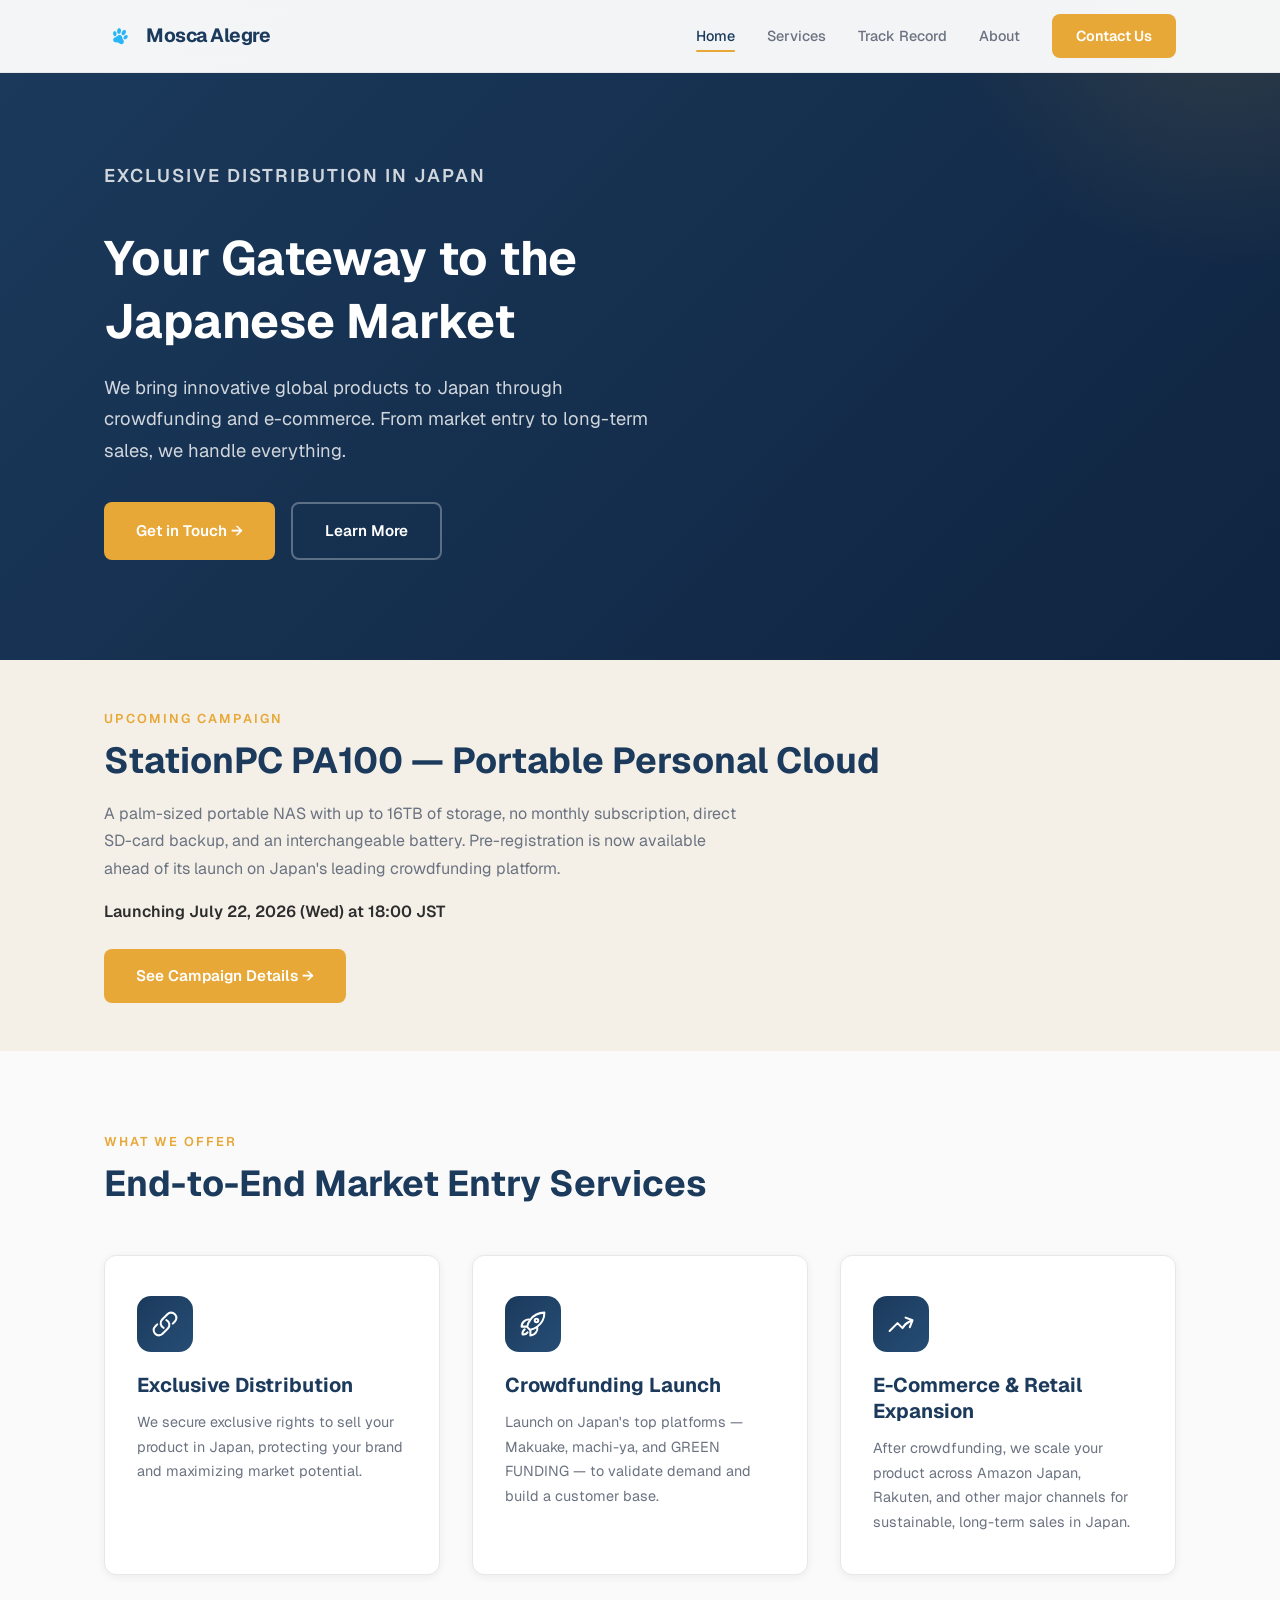
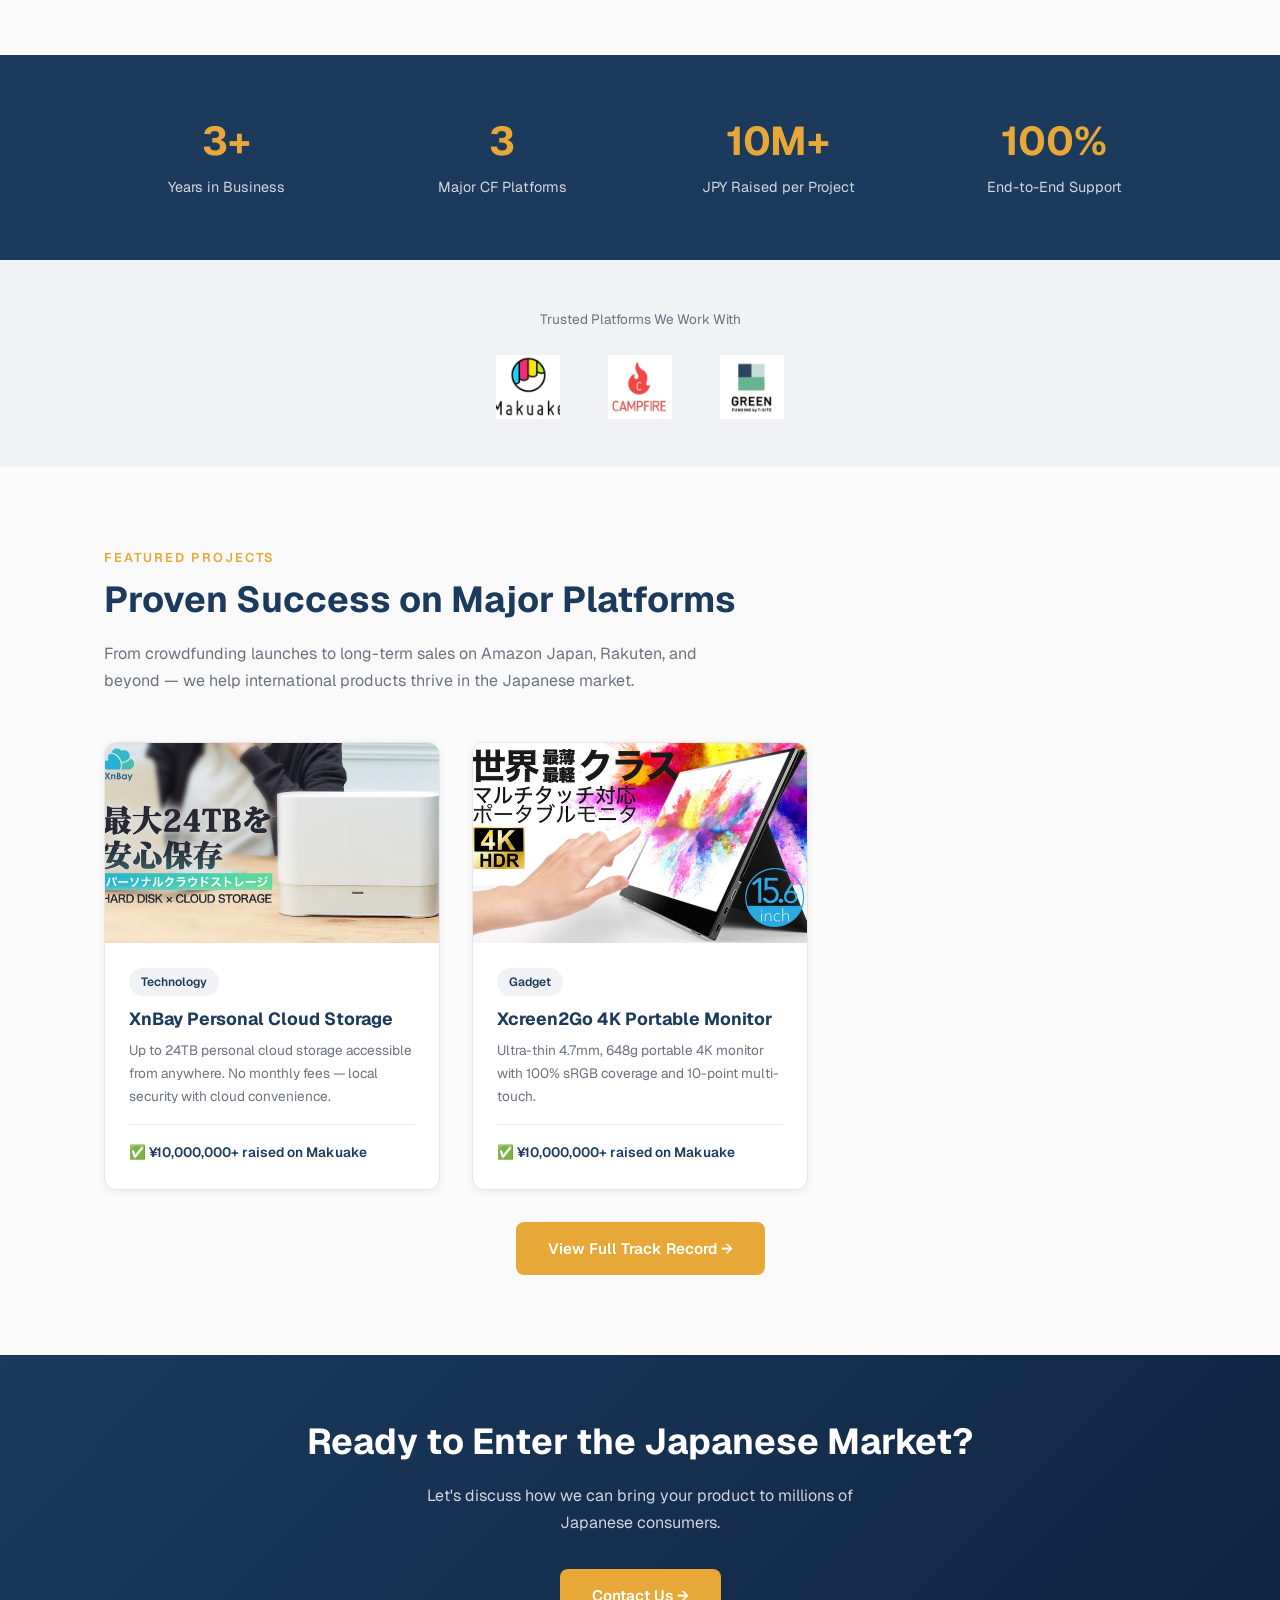
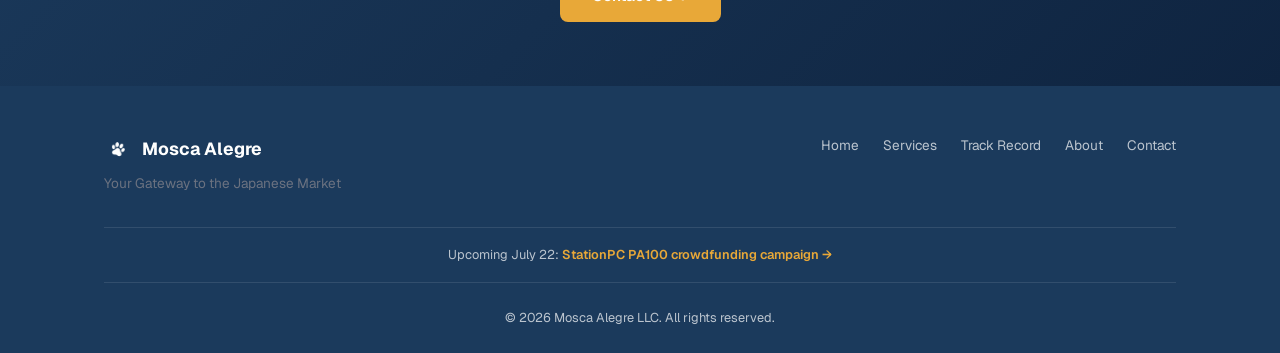
<file: index.html>
<!DOCTYPE html>
<html lang="en">
<head>
  <meta charset="UTF-8">
  <meta name="viewport" content="width=device-width, initial-scale=1.0">
  <title>Mosca Alegre — Your Gateway to the Japanese Market</title>
  <meta name="description" content="Mosca Alegre brings innovative global products to Japan through crowdfunding and e-commerce. Exclusive distribution partner for international manufacturers.">
  <meta property="og:title" content="Mosca Alegre — Your Gateway to the Japanese Market">
  <meta property="og:description" content="We bring innovative global products to Japan through crowdfunding and e-commerce.">
  <meta property="og:type" content="website">
  <meta property="og:site_name" content="Mosca Alegre">
  <meta property="og:url" content="https://mosca-alegre.com/">
  <meta property="og:image" content="https://mosca-alegre.com/images/paw-icon.png">
  <meta property="og:image:alt" content="Mosca Alegre">
  <meta name="twitter:card" content="summary_large_image">
  <meta name="twitter:title" content="Mosca Alegre — Your Gateway to the Japanese Market">
  <meta name="twitter:description" content="We bring innovative global products to Japan through crowdfunding and e-commerce.">
  <meta name="twitter:image" content="https://mosca-alegre.com/images/paw-icon.png">
  <link rel="preconnect" href="https://fonts.googleapis.com">
  <link rel="preconnect" href="https://fonts.gstatic.com" crossorigin>
  <link href="https://fonts.googleapis.com/css2?family=Geist:wght@300;400;500;600;700&display=swap" rel="stylesheet">
  <link rel="icon" type="image/png" sizes="32x32" href="images/favicon-32.png">
  <link rel="icon" type="image/png" sizes="16x16" href="images/favicon-16.png">
  <link rel="apple-touch-icon" sizes="180x180" href="images/apple-touch-icon.png">
  <link rel="shortcut icon" href="images/favicon.ico">
  <link rel="stylesheet" href="css/style.css">
</head>
<body>

  <header class="header">
    <div class="header-inner">
      <a href="index.html" class="logo"><img src="images/paw-icon.png" alt="" class="logo-icon">Mosca Alegre</a>
      <nav class="nav-links">
        <a href="index.html" class="active">Home</a>
        <a href="services.html">Services</a>
        <a href="track-record.html">Track Record</a>
        <a href="about.html">About</a>
        <a href="contact.html" class="nav-cta">Contact Us</a>
      </nav>
      <button class="menu-toggle" aria-label="Menu">
        <span></span><span></span><span></span>
      </button>
    </div>
  </header>

  <section class="hero">
    <div class="container">
      <p class="section-label">Exclusive Distribution in Japan</p>
      <h1>Your Gateway to the<br>Japanese Market</h1>
      <p>We bring innovative global products to Japan through crowdfunding and e-commerce. From market entry to long-term sales, we handle everything.</p>
      <div class="btn-group">
        <a href="contact.html" class="btn btn-primary">Get in Touch &rarr;</a>
        <a href="services.html" class="btn btn-outline">Learn More</a>
      </div>
    </div>
  </section>

  <!-- Upcoming Campaign — StationPC PA100 -->
  <section style="background:#F4F0E8;padding:48px 0;">
    <div class="container">
      <p class="section-label" style="color:#E8A838;">Upcoming Campaign</p>
      <h2>StationPC PA100 — Portable Personal Cloud</h2>
      <p style="margin:16px 0;max-width:640px;">A palm-sized portable NAS with up to 16TB of storage, no monthly subscription, direct SD-card backup, and an interchangeable battery. Pre-registration is now available ahead of its launch on Japan's leading crowdfunding platform.</p>
      <p style="font-weight:600;color:var(--text);">Launching July 22, 2026 (Wed) at 18:00 JST</p>
      <a href="pocketcloud/" class="btn btn-primary" style="margin-top:24px;">See Campaign Details &rarr;</a>
    </div>
  </section>

  <section>
    <div class="container">
      <p class="section-label">What We Offer</p>
      <h2>End-to-End Market Entry Services</h2>
      <div class="values-grid">
        <div class="value-card">
          <div class="value-icon"><svg viewBox="0 0 24 24" aria-hidden="true"><path d="M13.19 8.688a4.5 4.5 0 0 1 1.242 7.244l-4.5 4.5a4.5 4.5 0 0 1-6.364-6.364l1.757-1.757m13.35-.622 1.757-1.757a4.5 4.5 0 0 0-6.364-6.364l-4.5 4.5a4.5 4.5 0 0 0 1.242 7.244"/></svg></div>
          <h3>Exclusive Distribution</h3>
          <p>We secure exclusive rights to sell your product in Japan, protecting your brand and maximizing market potential.</p>
        </div>
        <div class="value-card">
          <div class="value-icon"><svg viewBox="0 0 24 24" aria-hidden="true"><path d="M15.59 14.37a6 6 0 0 1-5.84 7.38v-4.8m5.84-2.58a14.98 14.98 0 0 0 6.16-12.12A14.98 14.98 0 0 0 9.631 8.41m5.96 5.96a14.926 14.926 0 0 1-5.841 2.58m-.119-8.54a6 6 0 0 0-7.381 5.84h4.8m2.581-5.84a14.927 14.927 0 0 0-2.58 5.84m2.699 2.7c-.103.021-.207.041-.311.06a15.09 15.09 0 0 1-2.448-2.448 14.9 14.9 0 0 1 .06-.312m-2.24 2.39a4.493 4.493 0 0 0-1.757 4.306 4.493 4.493 0 0 0 4.306-1.758M16.5 9a1.5 1.5 0 1 1-3 0 1.5 1.5 0 0 1 3 0Z"/></svg></div>
          <h3>Crowdfunding Launch</h3>
          <p>Launch on Japan's top platforms — Makuake, machi-ya, and GREEN FUNDING — to validate demand and build a customer base.</p>
        </div>
        <div class="value-card">
          <div class="value-icon"><svg viewBox="0 0 24 24" aria-hidden="true"><path d="M2.25 18 9 11.25l4.306 4.306a11.95 11.95 0 0 1 5.814-5.518l2.74-1.22m0 0-5.94-2.281m5.94 2.28-2.28 5.941"/></svg></div>
          <h3>E-Commerce &amp; Retail Expansion</h3>
          <p>After crowdfunding, we scale your product across Amazon Japan, Rakuten, and other major channels for sustainable, long-term sales in Japan.</p>
        </div>
      </div>
    </div>
  </section>

  <section class="stats">
    <div class="container">
      <div class="stats-grid">
        <div class="stat-item">
          <h3>3+</h3>
          <p>Years in Business</p>
        </div>
        <div class="stat-item">
          <h3>3</h3>
          <p>Major CF Platforms</p>
        </div>
        <div class="stat-item">
          <h3>10M+</h3>
          <p>JPY Raised per Project</p>
        </div>
        <div class="stat-item">
          <h3>100%</h3>
          <p>End-to-End Support</p>
        </div>
      </div>
    </div>
  </section>

  <section class="logos-section">
    <div class="container" style="text-align:center;">
      <p style="font-size:0.85rem;color:var(--text-light);margin-bottom:24px;">Trusted Platforms We Work With</p>
      <div class="logos-grid">
        <img src="images/logo-makuake.png" alt="Makuake">
        <img src="images/logo-campfire.png" alt="CAMPFIRE / machi-ya">
        <img src="images/logo-greenfunding.png" alt="GREEN FUNDING">
      </div>
    </div>
  </section>

  <section>
    <div class="container">
      <p class="section-label">Featured Projects</p>
      <h2>Proven Success on Major Platforms</h2>
      <p style="max-width:600px;margin:16px 0 48px;">From crowdfunding launches to long-term sales on Amazon Japan, Rakuten, and beyond — we help international products thrive in the Japanese market.</p>
      <div class="projects-grid">
        <div class="project-card">
          <div class="project-image">
            <img src="images/project-xnbay.jpg" alt="XnBay Personal Cloud Storage">
          </div>
          <div class="project-body">
            <span class="project-tag">Technology</span>
            <h3>XnBay Personal Cloud Storage</h3>
            <p>Up to 24TB personal cloud storage accessible from anywhere. No monthly fees — local security with cloud convenience.</p>
            <div class="project-stat">&#x2705; &yen;10,000,000+ raised on Makuake</div>
          </div>
        </div>
        <div class="project-card">
          <div class="project-image">
            <img src="images/project-xcreen2go.jpg" alt="Xcreen2Go 4K Portable Monitor">
          </div>
          <div class="project-body">
            <span class="project-tag">Gadget</span>
            <h3>Xcreen2Go 4K Portable Monitor</h3>
            <p>Ultra-thin 4.7mm, 648g portable 4K monitor with 100% sRGB coverage and 10-point multi-touch.</p>
            <div class="project-stat">&#x2705; &yen;10,000,000+ raised on Makuake</div>
          </div>
        </div>
      </div>
      <div style="margin-top:32px;text-align:center;">
        <a href="track-record.html" class="btn btn-primary">View Full Track Record &rarr;</a>
      </div>
    </div>
  </section>

  <section class="cta-banner">
    <div class="container">
      <h2>Ready to Enter the Japanese Market?</h2>
      <p>Let's discuss how we can bring your product to millions of Japanese consumers.</p>
      <a href="contact.html" class="btn btn-primary">Contact Us &rarr;</a>
    </div>
  </section>

  <footer class="footer">
    <div class="container">
      <div class="footer-inner">
        <div>
          <div class="footer-logo"><img src="images/paw-icon-white.png" alt="" class="footer-logo-icon">Mosca Alegre</div>
          <p style="font-size:0.85rem;">Your Gateway to the Japanese Market</p>
        </div>
        <div class="footer-links">
          <a href="index.html">Home</a>
          <a href="services.html">Services</a>
          <a href="track-record.html">Track Record</a>
          <a href="about.html">About</a>
          <a href="contact.html">Contact</a>
        </div>
      </div>
      <div style="padding:16px 0;border-top:1px solid rgba(255,255,255,0.1);margin-bottom:0;font-size:0.8rem;text-align:center;">
        Upcoming July 22: <a href="pocketcloud/" style="color:var(--accent);font-weight:600;">StationPC PA100 crowdfunding campaign &rarr;</a>
      </div>
      <div class="footer-bottom">
        &copy; 2026 Mosca Alegre LLC. All rights reserved.
      </div>
    </div>
  </footer>

  <script src="js/main.js"></script>
</body>
</html>
</file>
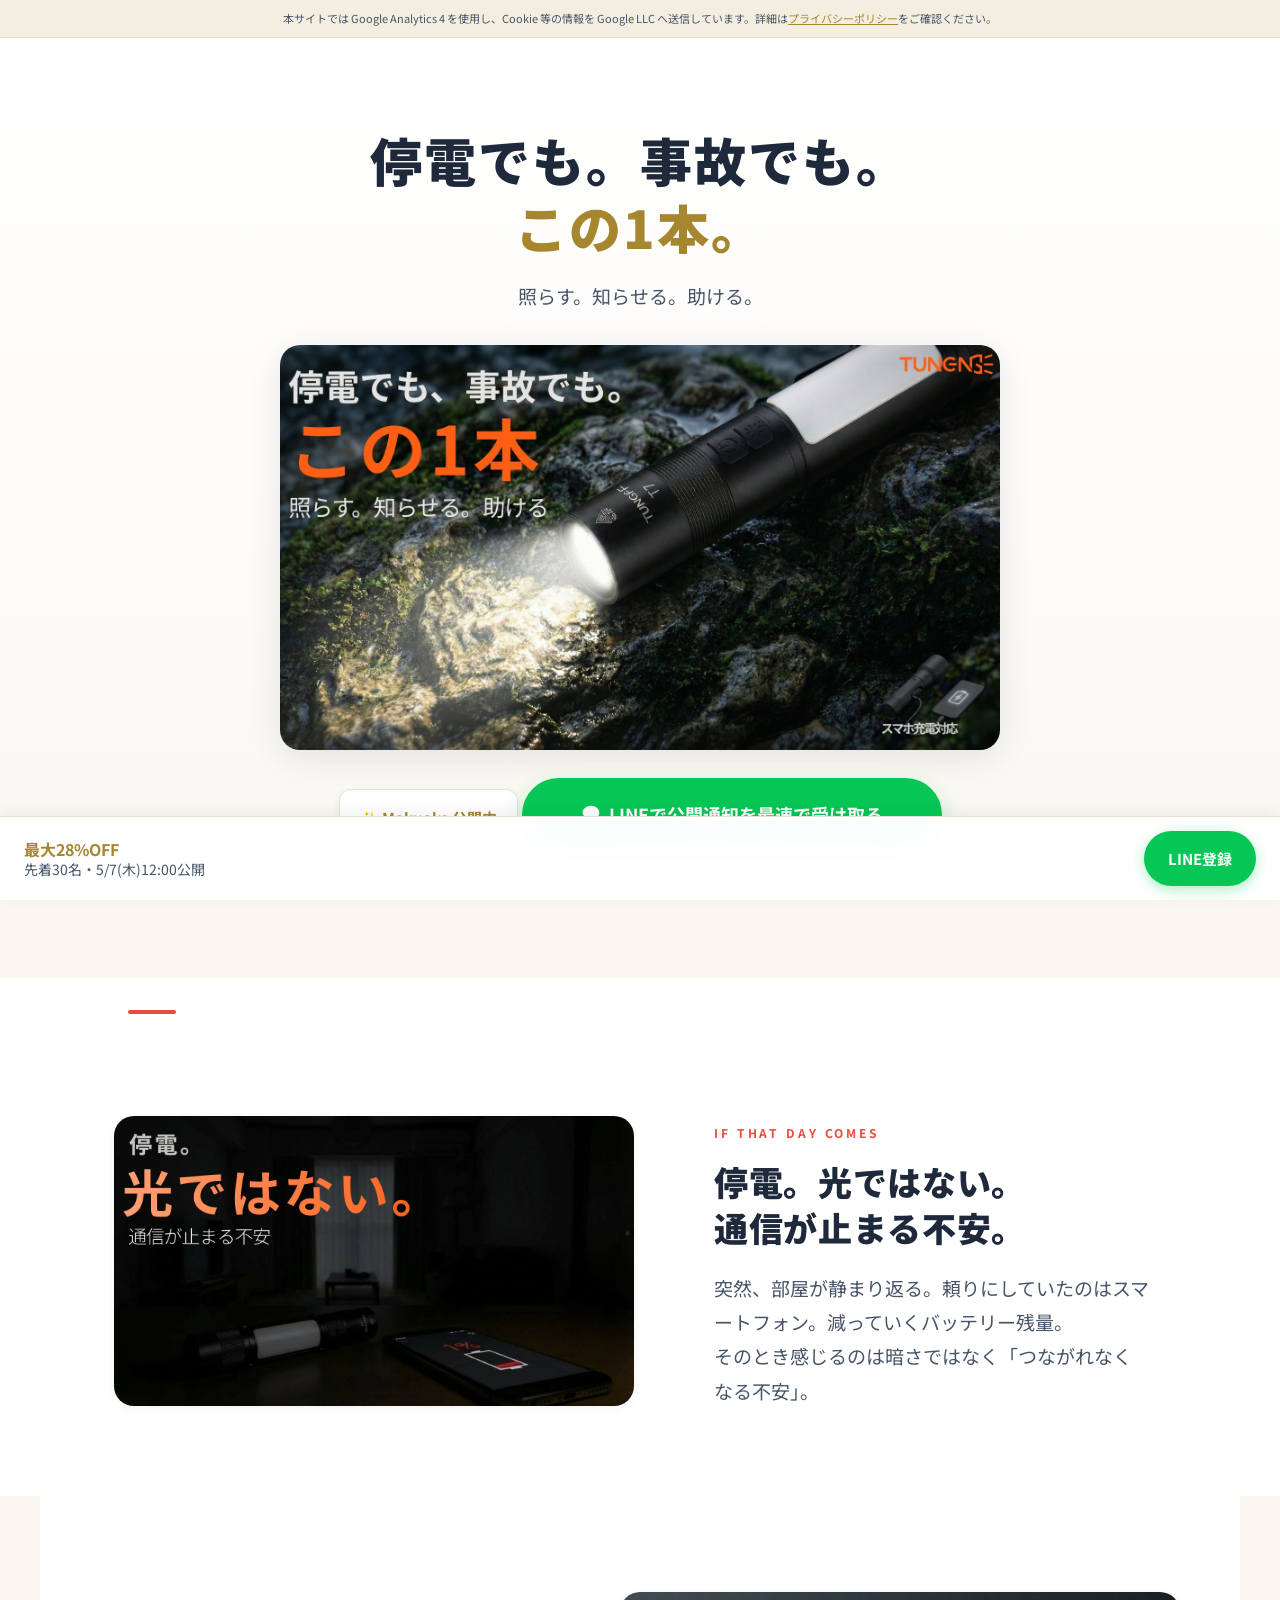
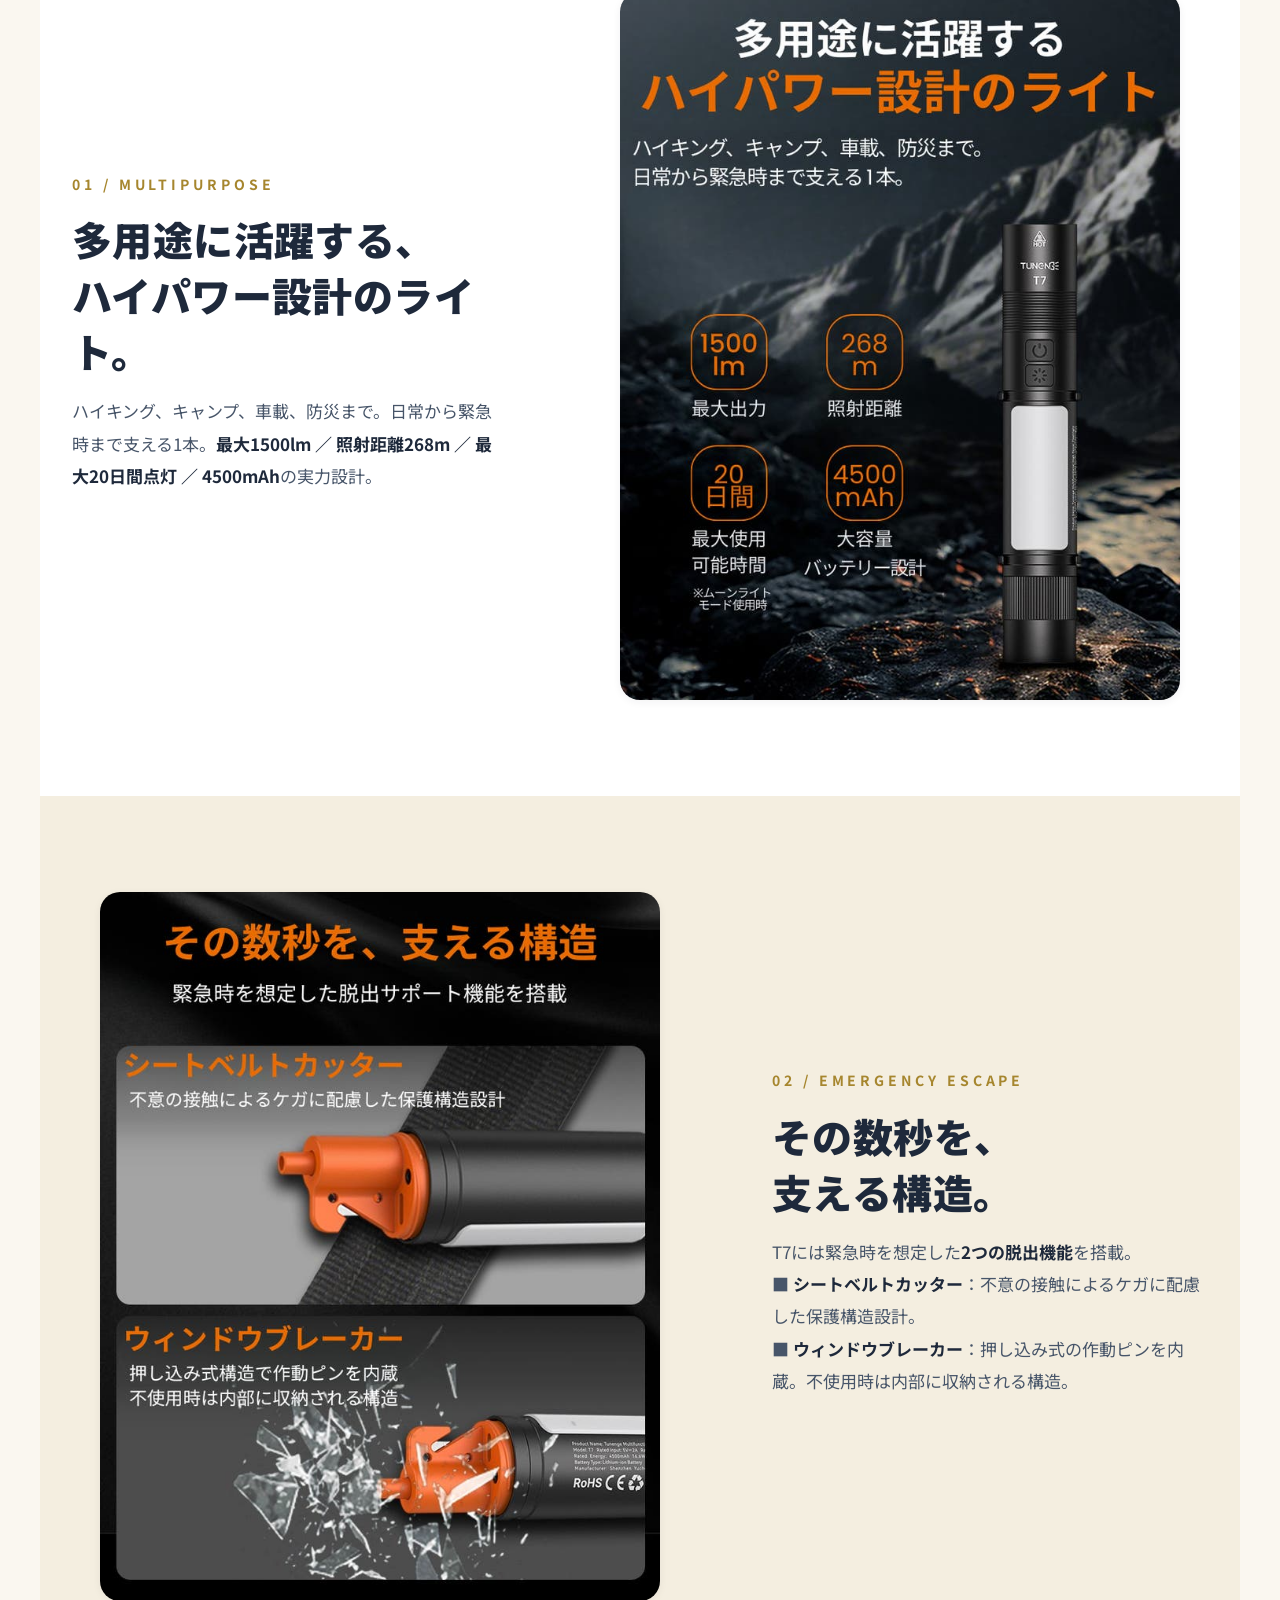
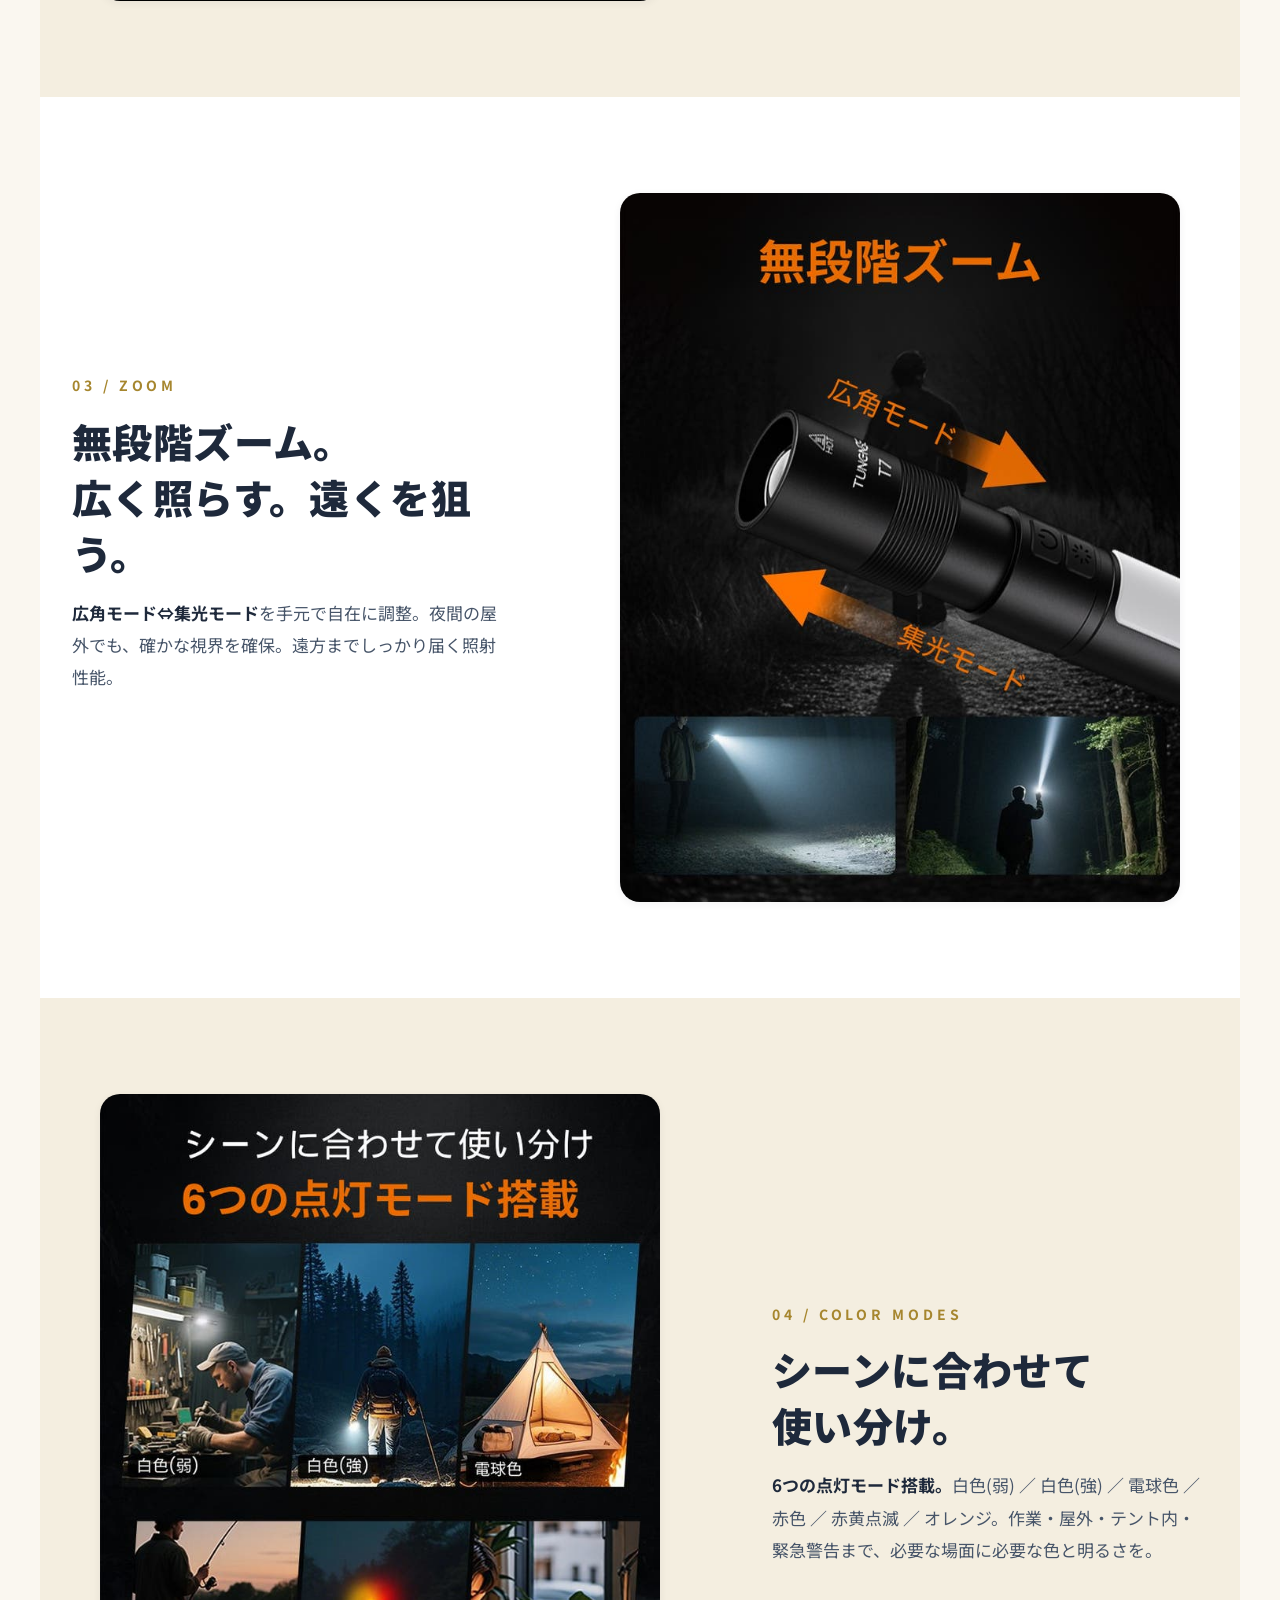
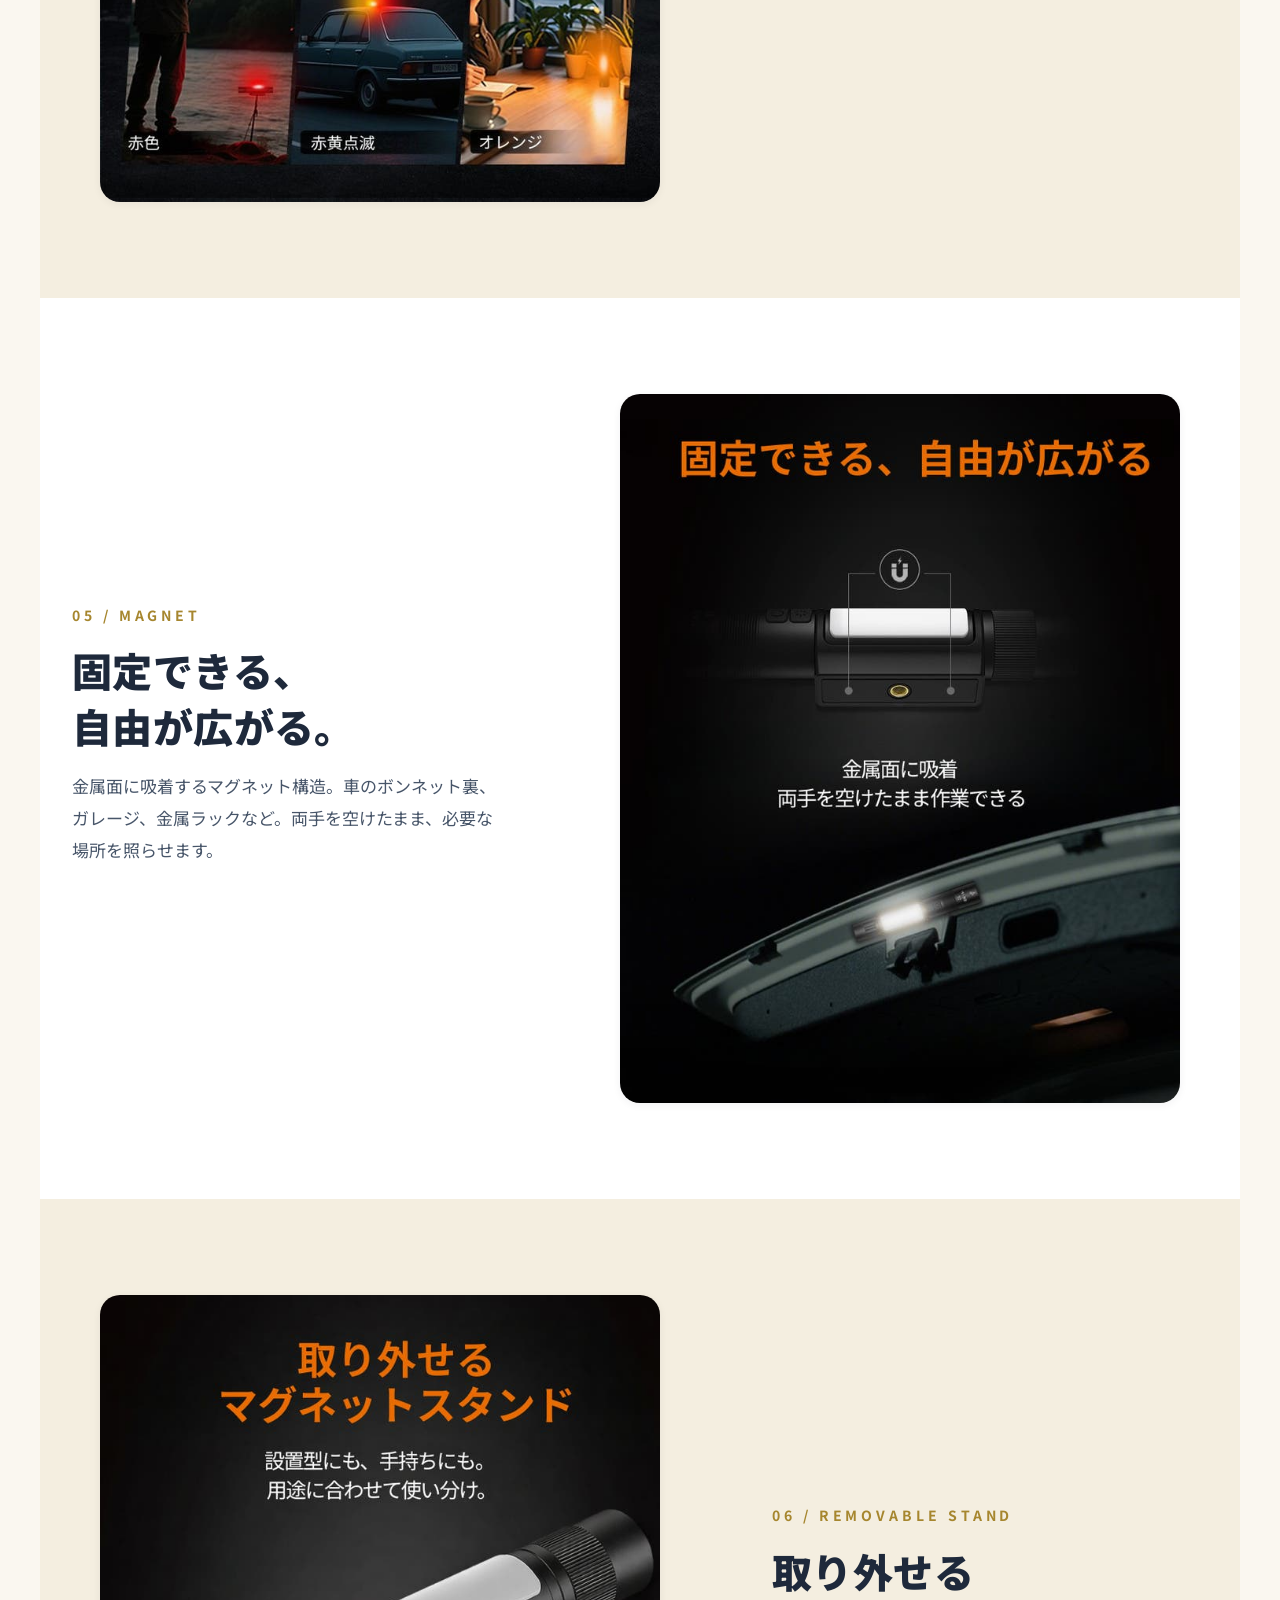
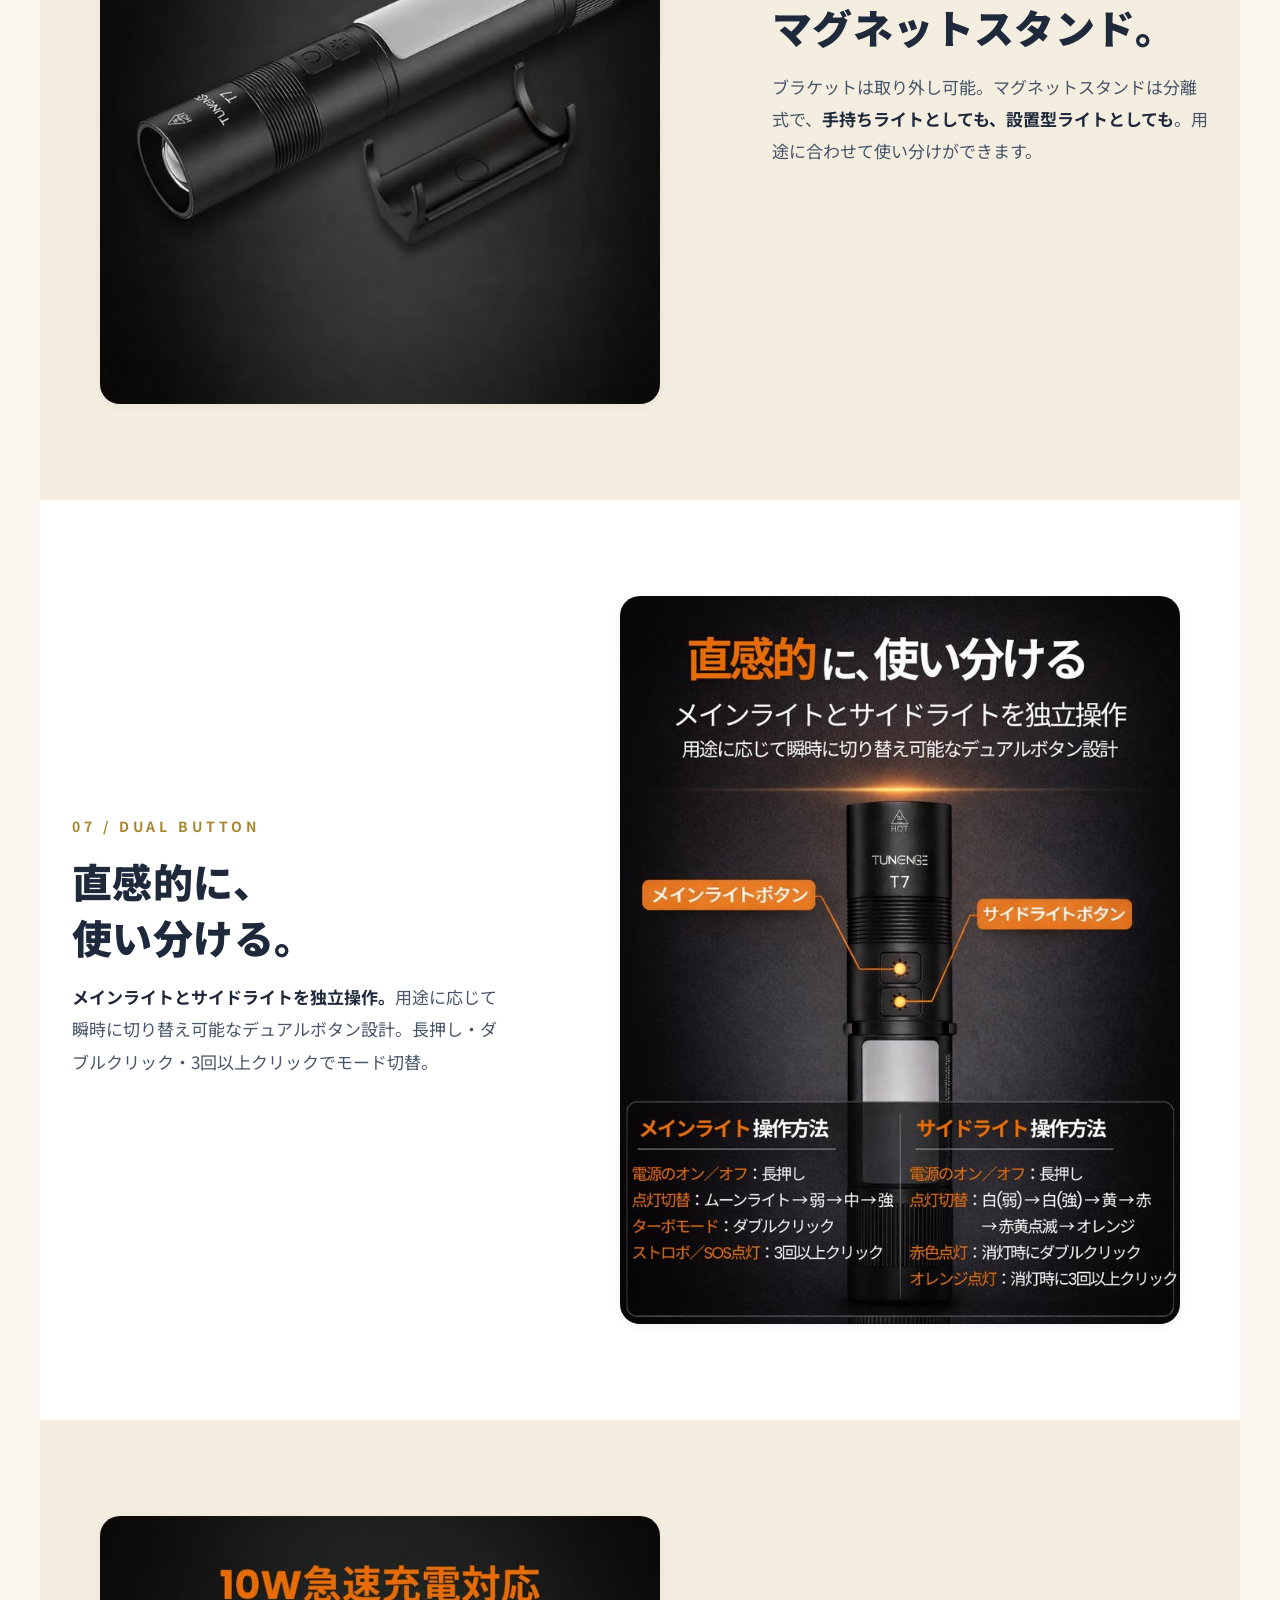
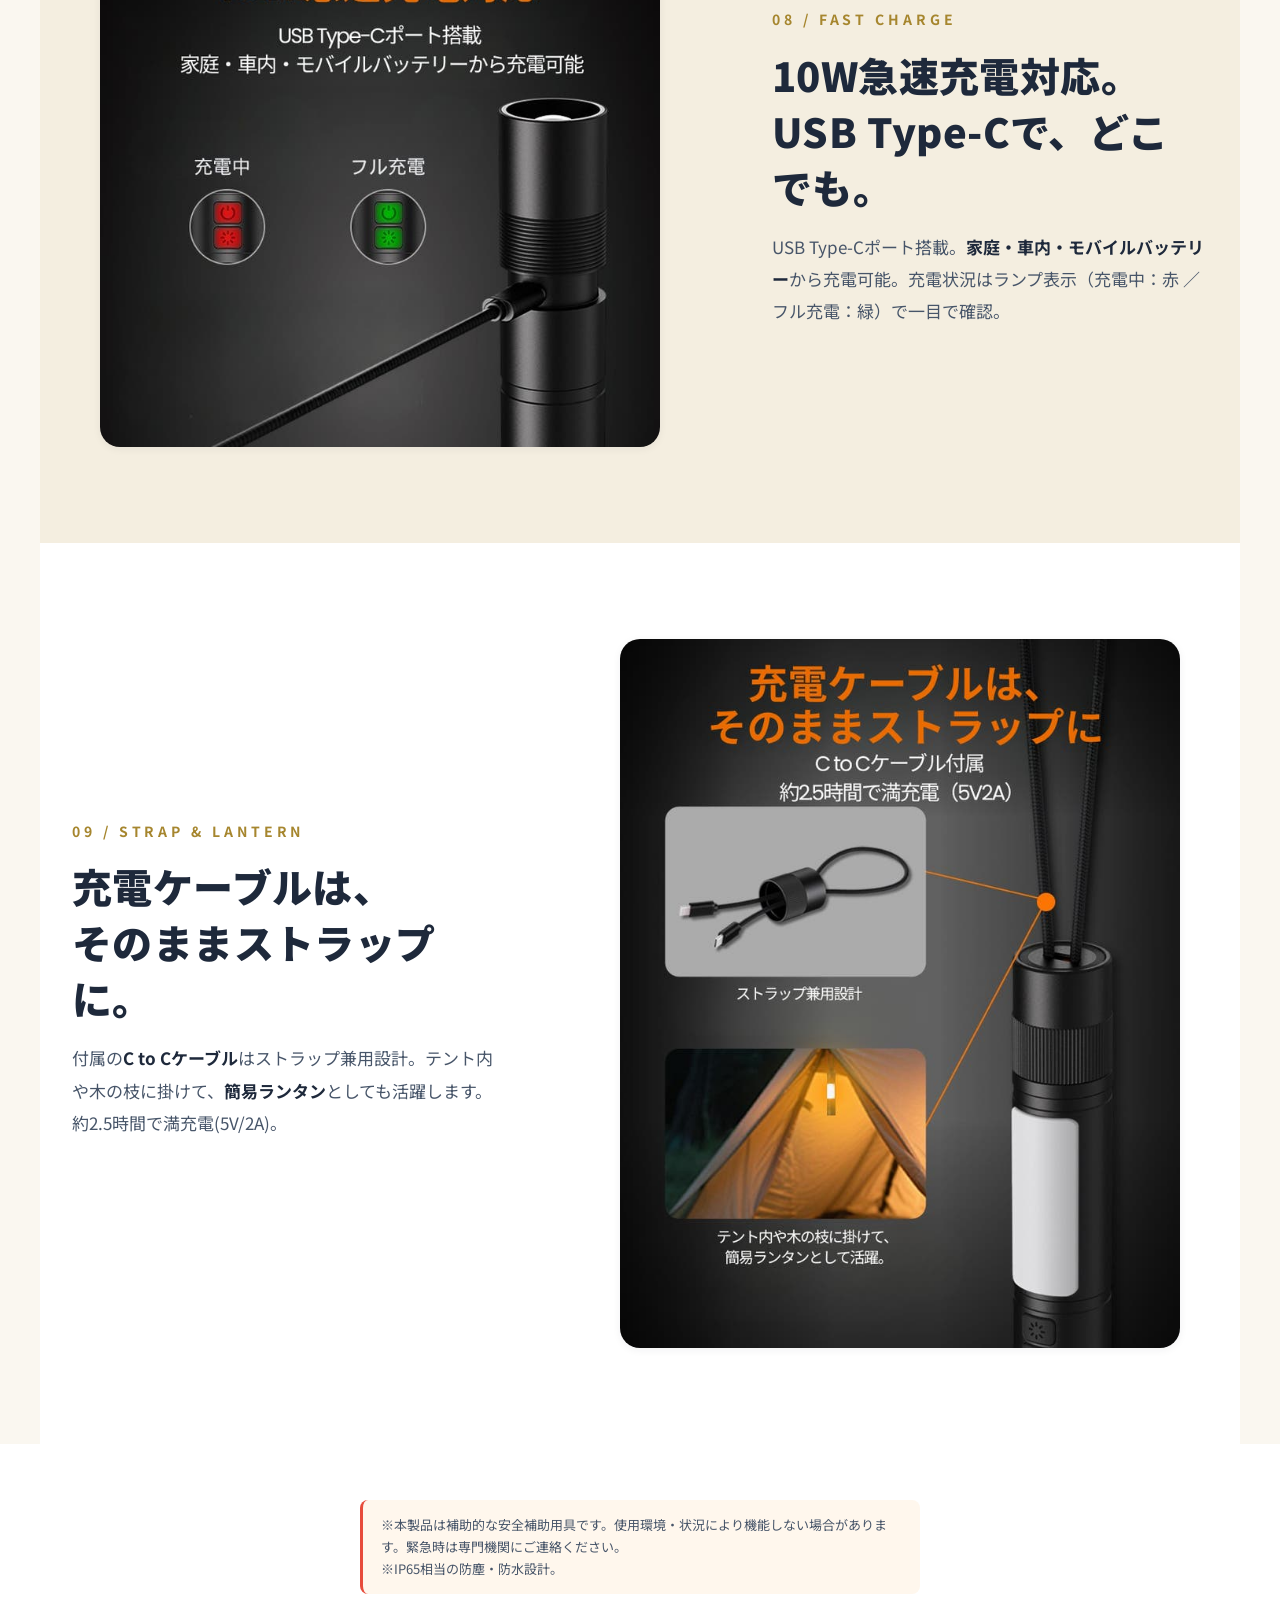
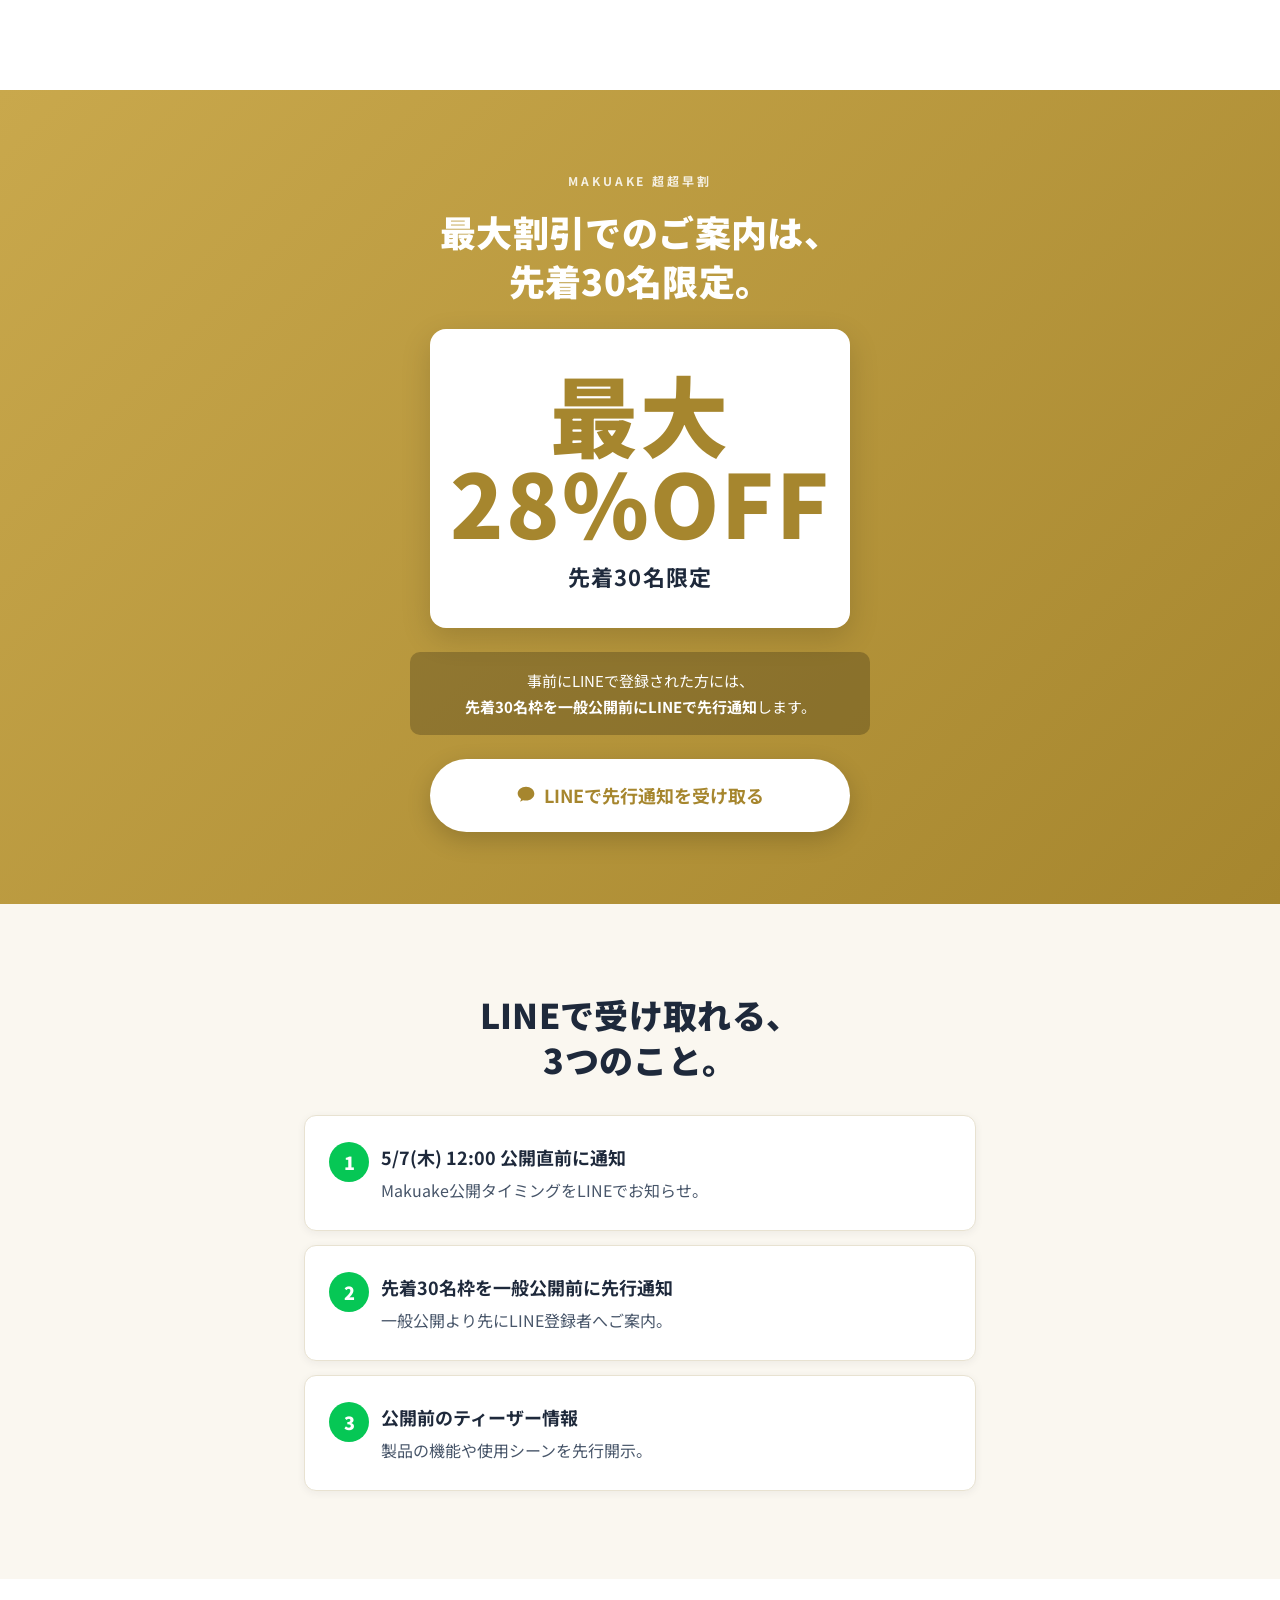
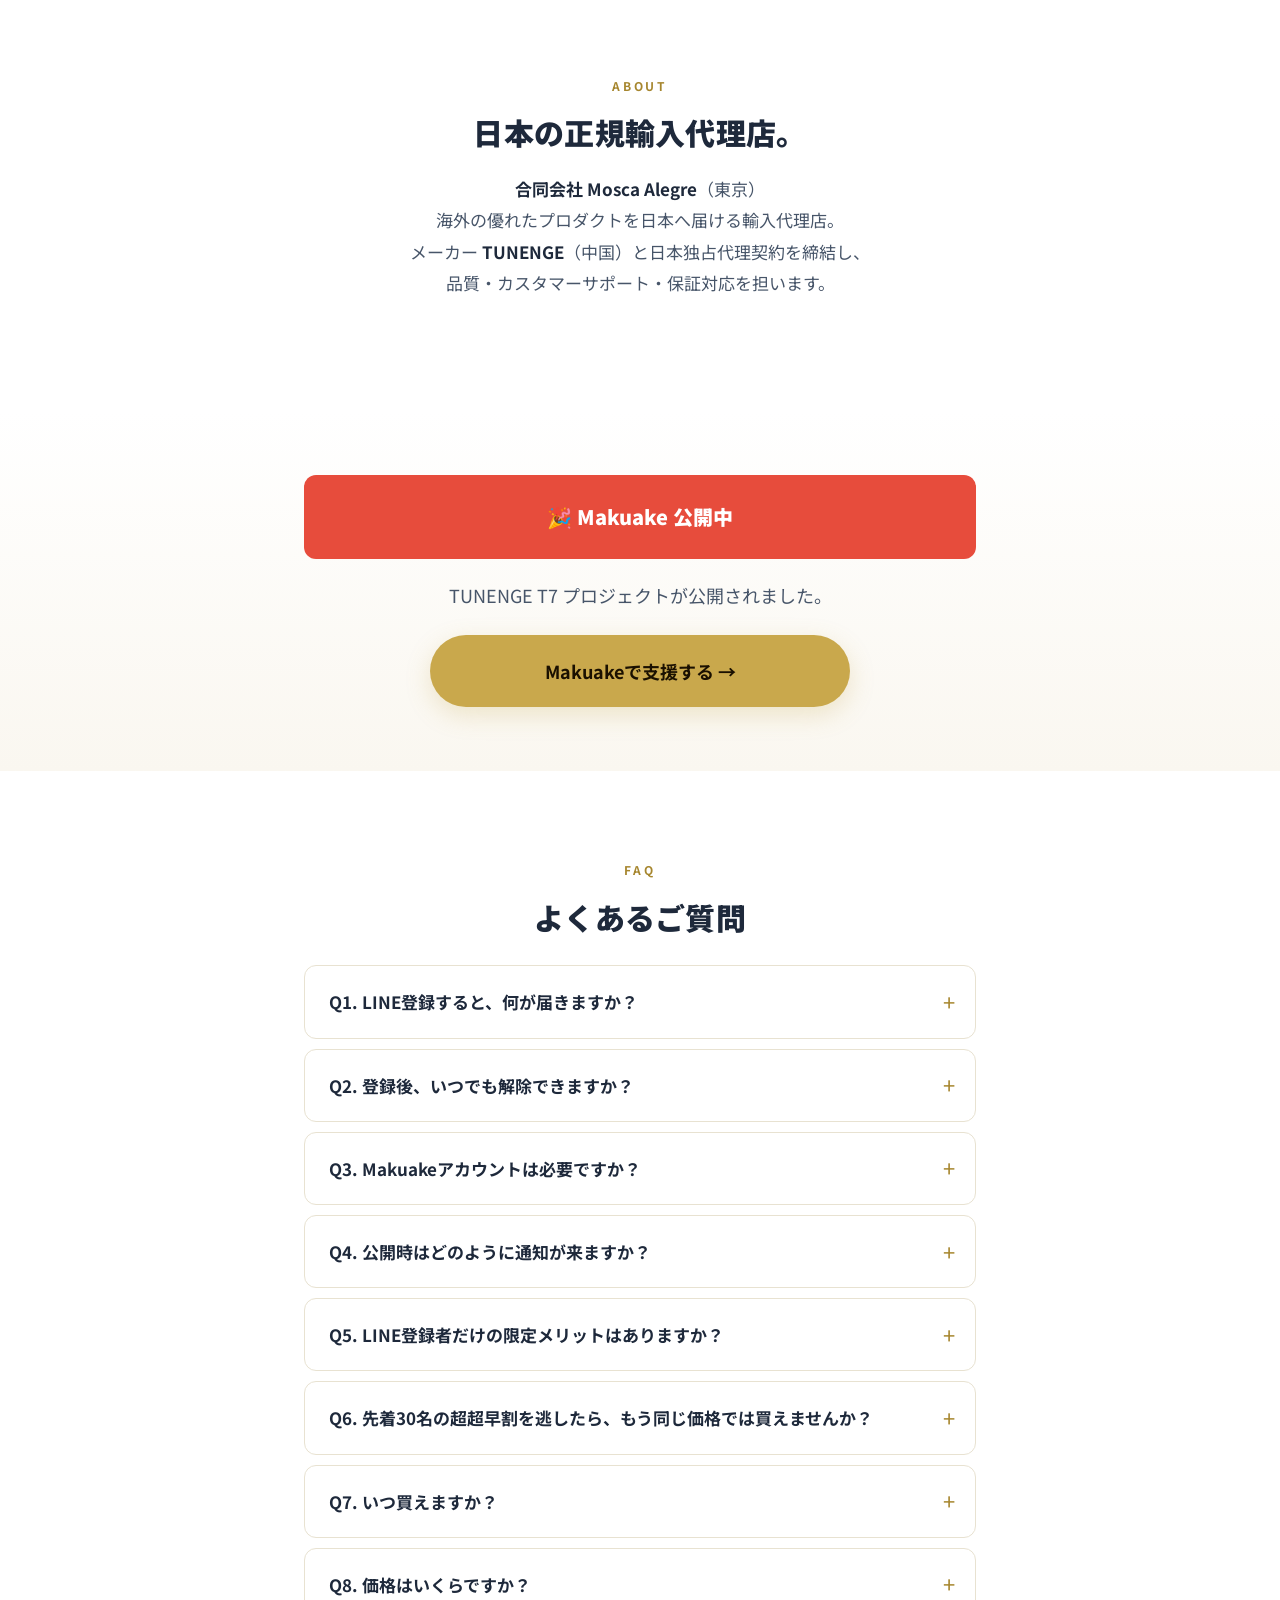
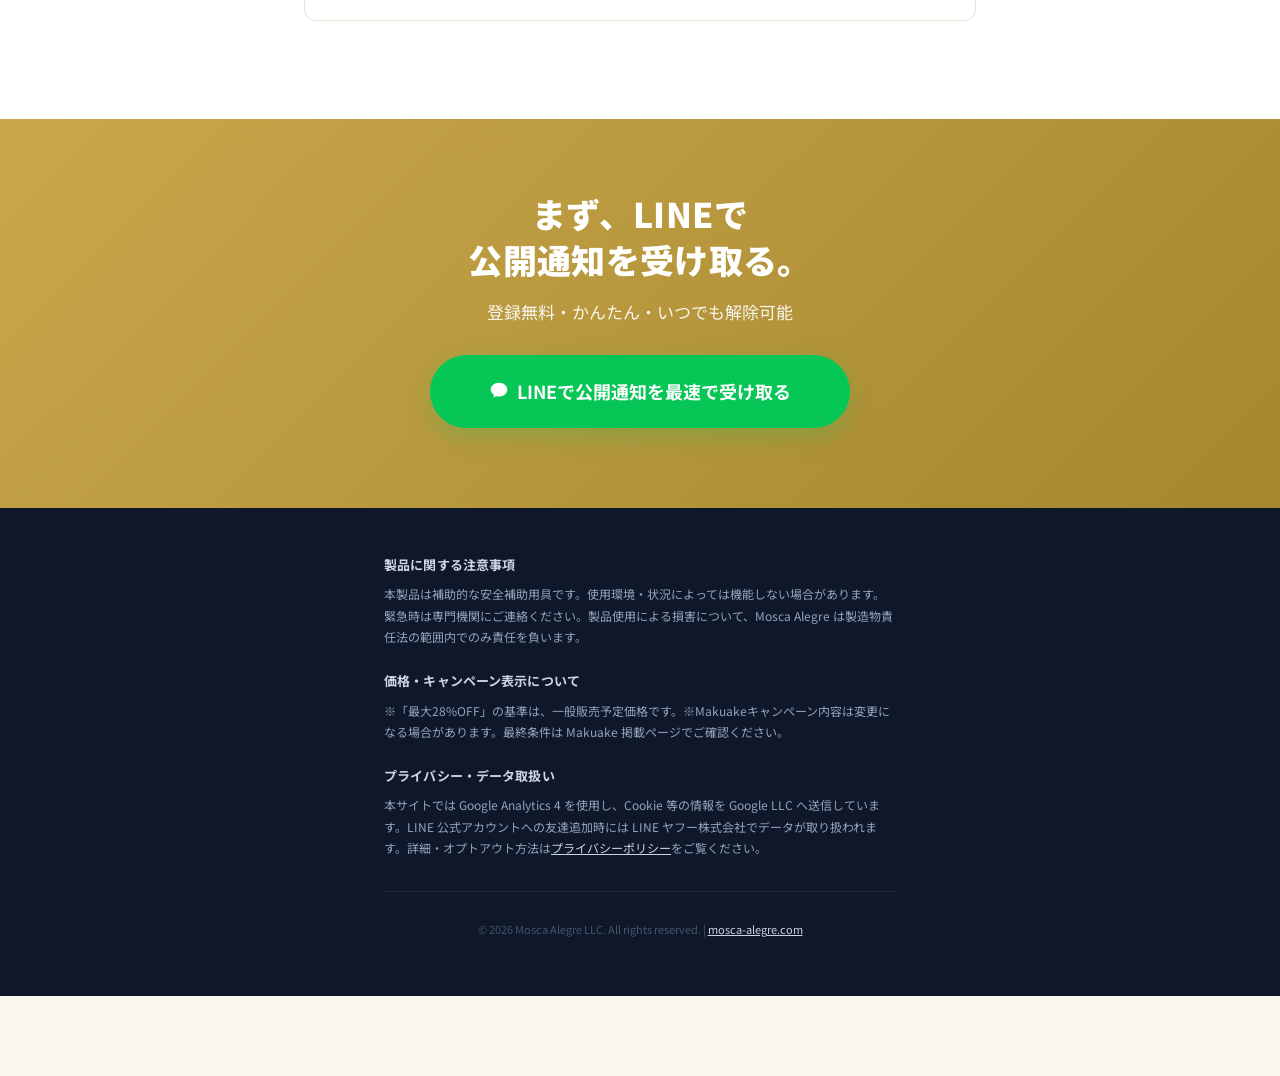
<file: dg-t7/index.html>
<!DOCTYPE html>
<html lang="ja">
<head>
  <meta charset="UTF-8">
  <meta name="viewport" content="width=device-width, initial-scale=1.0">
  <meta name="robots" content="noindex, nofollow">
  <title>TUNENGE T7 | Makuake 先行公開</title>
  <meta http-equiv="refresh" content="0; url=/tunenge-t7/?utm_source=daily_gadgets_jp&utm_medium=profile&utm_campaign=tunenge_t7">
  <link rel="canonical" href="https://mosca-alegre.com/tunenge-t7/">
  <script>
    (function () {
      var target = '/tunenge-t7/?utm_source=daily_gadgets_jp&utm_medium=profile&utm_campaign=tunenge_t7';
      window.location.replace(target);
    })();
  </script>
  <style>
    body { font-family: system-ui, sans-serif; background: #FAF7F0; color: #222; margin: 0; padding: 40px 20px; text-align: center; }
    a { color: #C97A3F; }
  </style>
</head>
<body>
  <p>リダイレクト中...</p>
  <p>自動的に切り替わらない場合は <a href="/tunenge-t7/?utm_source=daily_gadgets_jp&utm_medium=profile&utm_campaign=tunenge_t7">こちら</a> をタップしてください。</p>
</body>
</html>
</file>
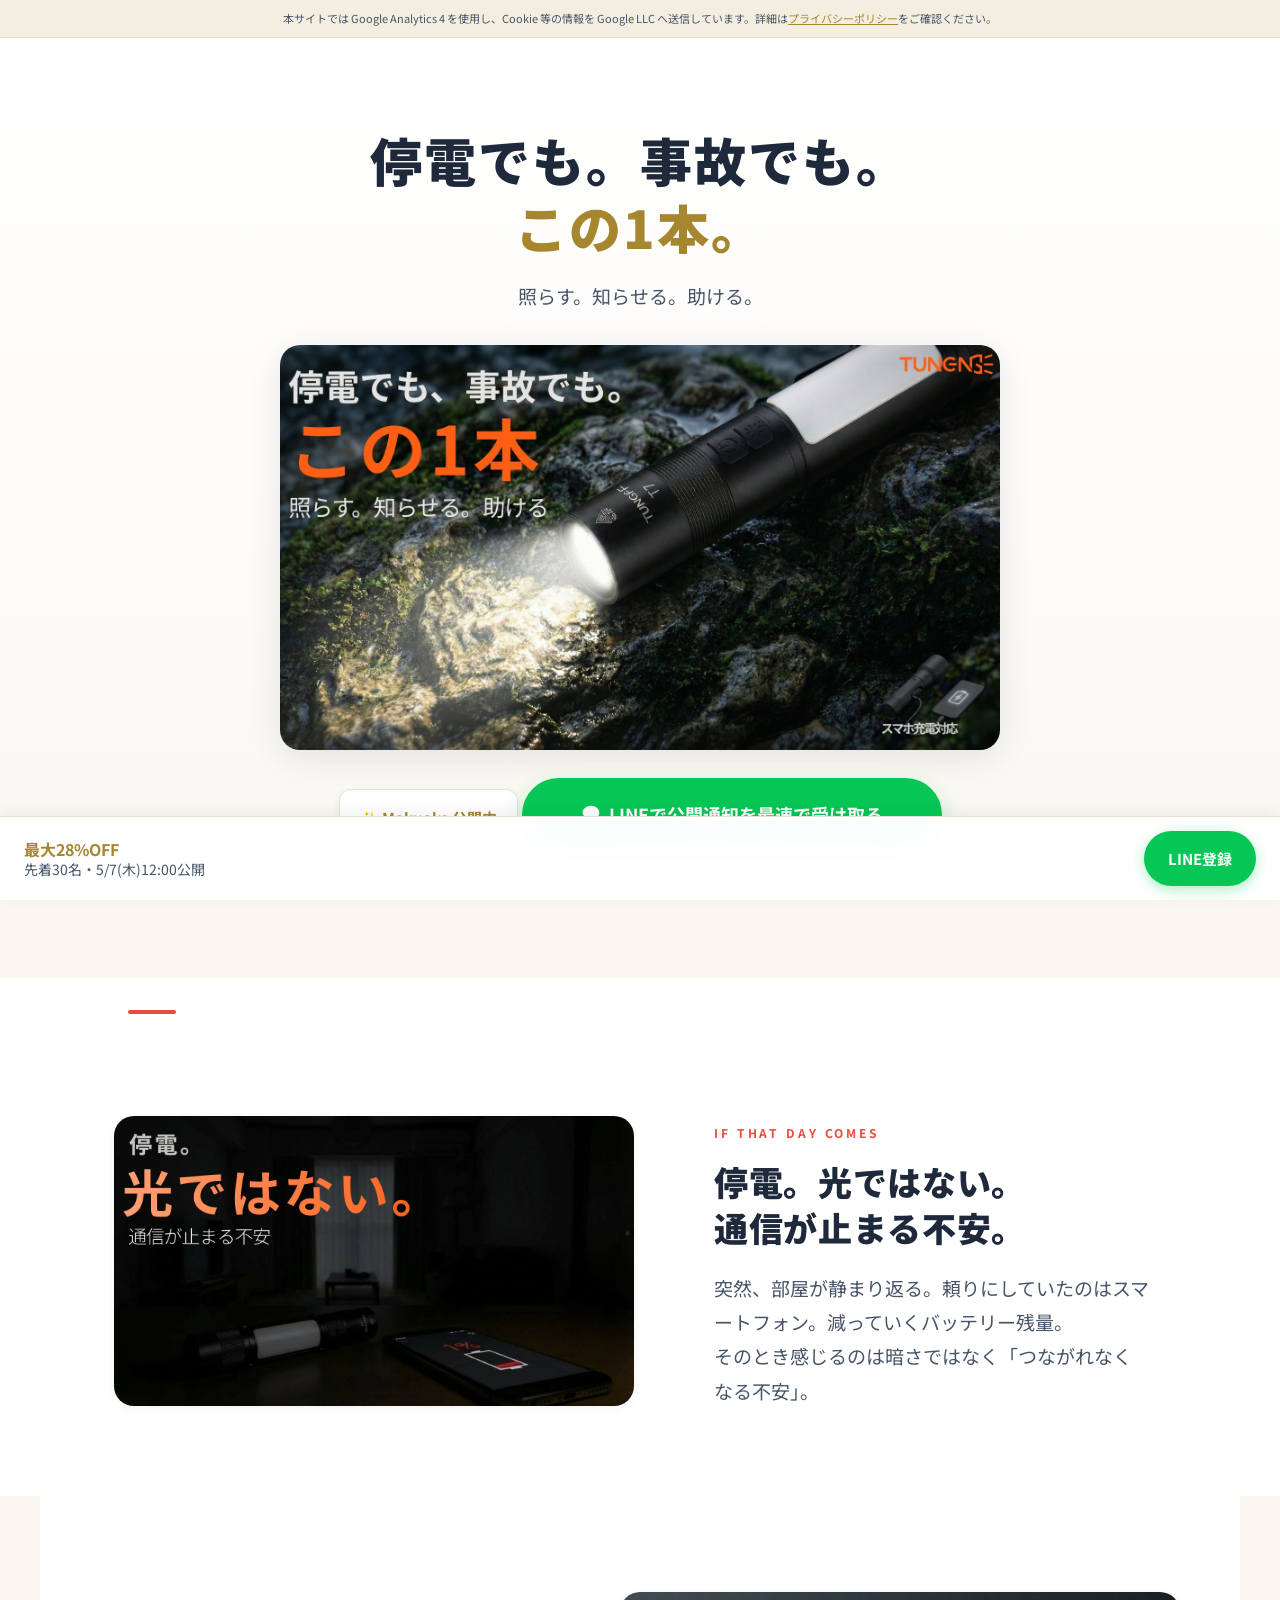
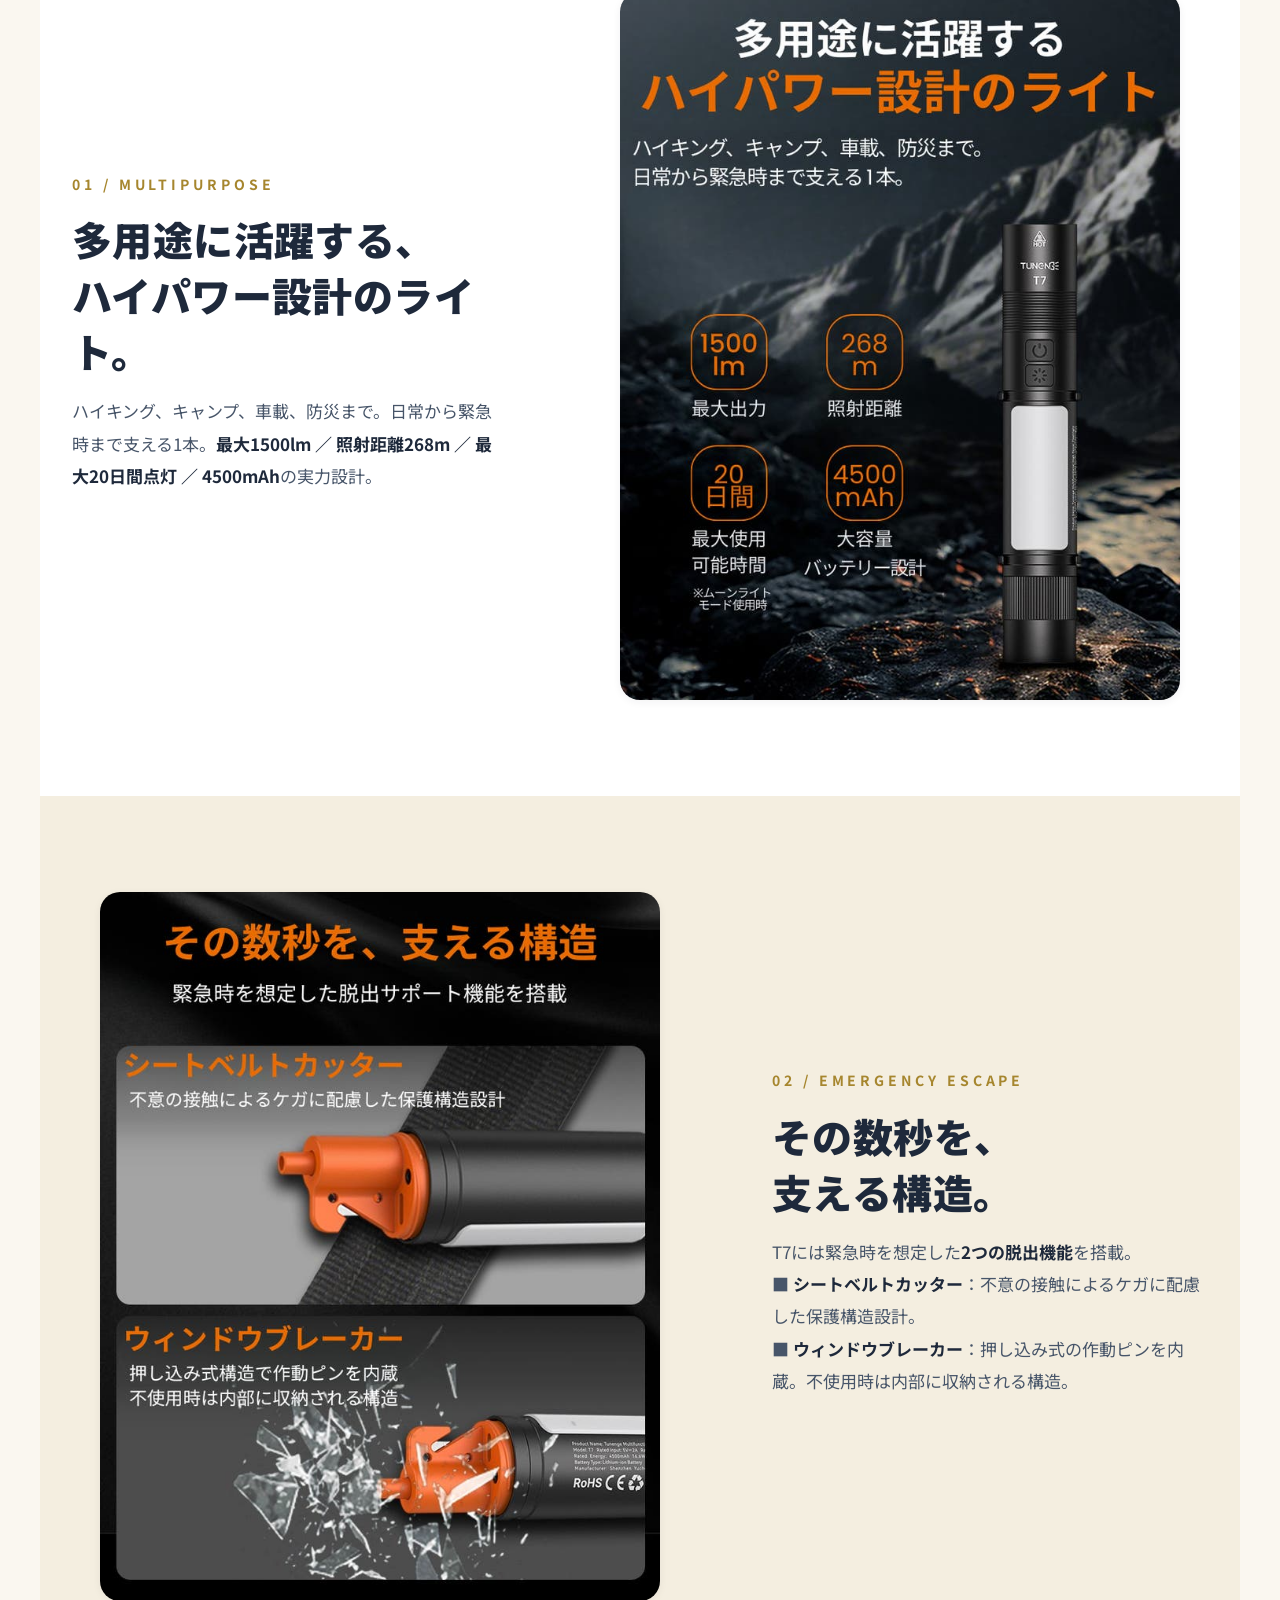
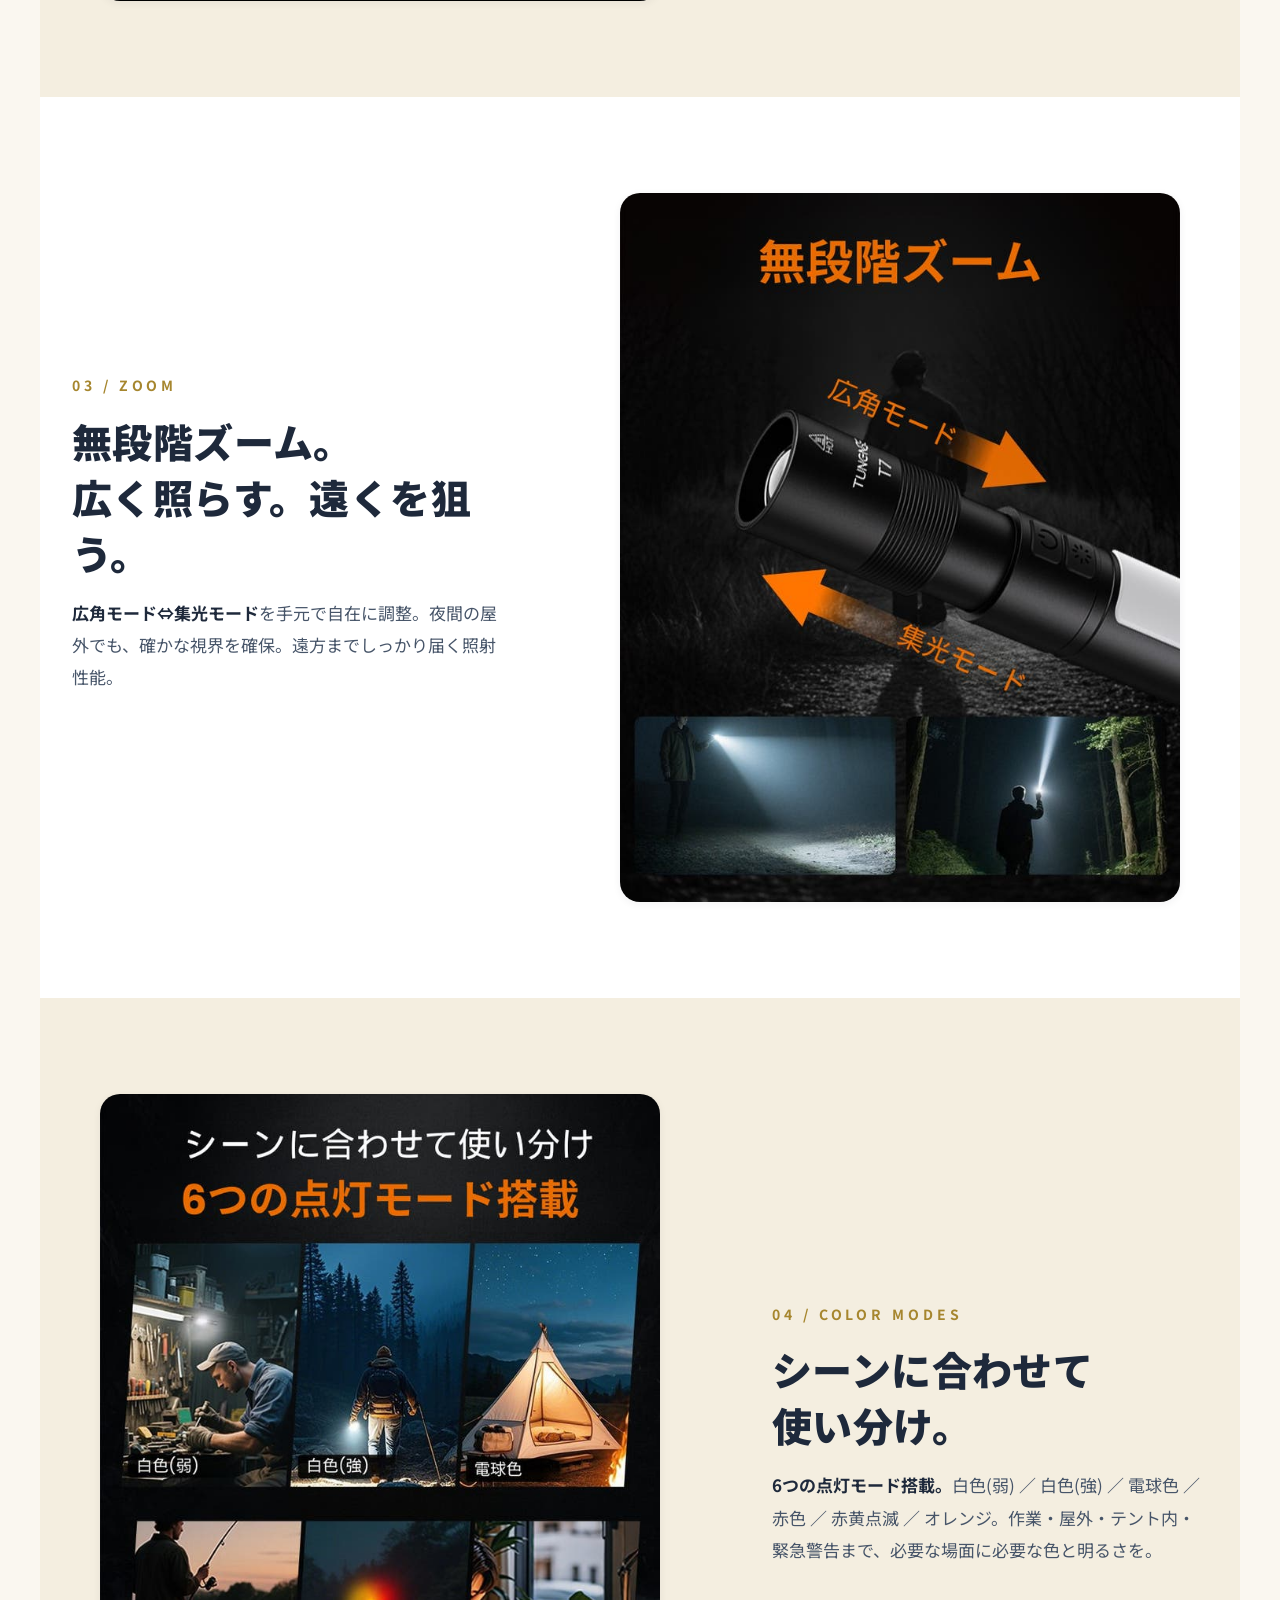
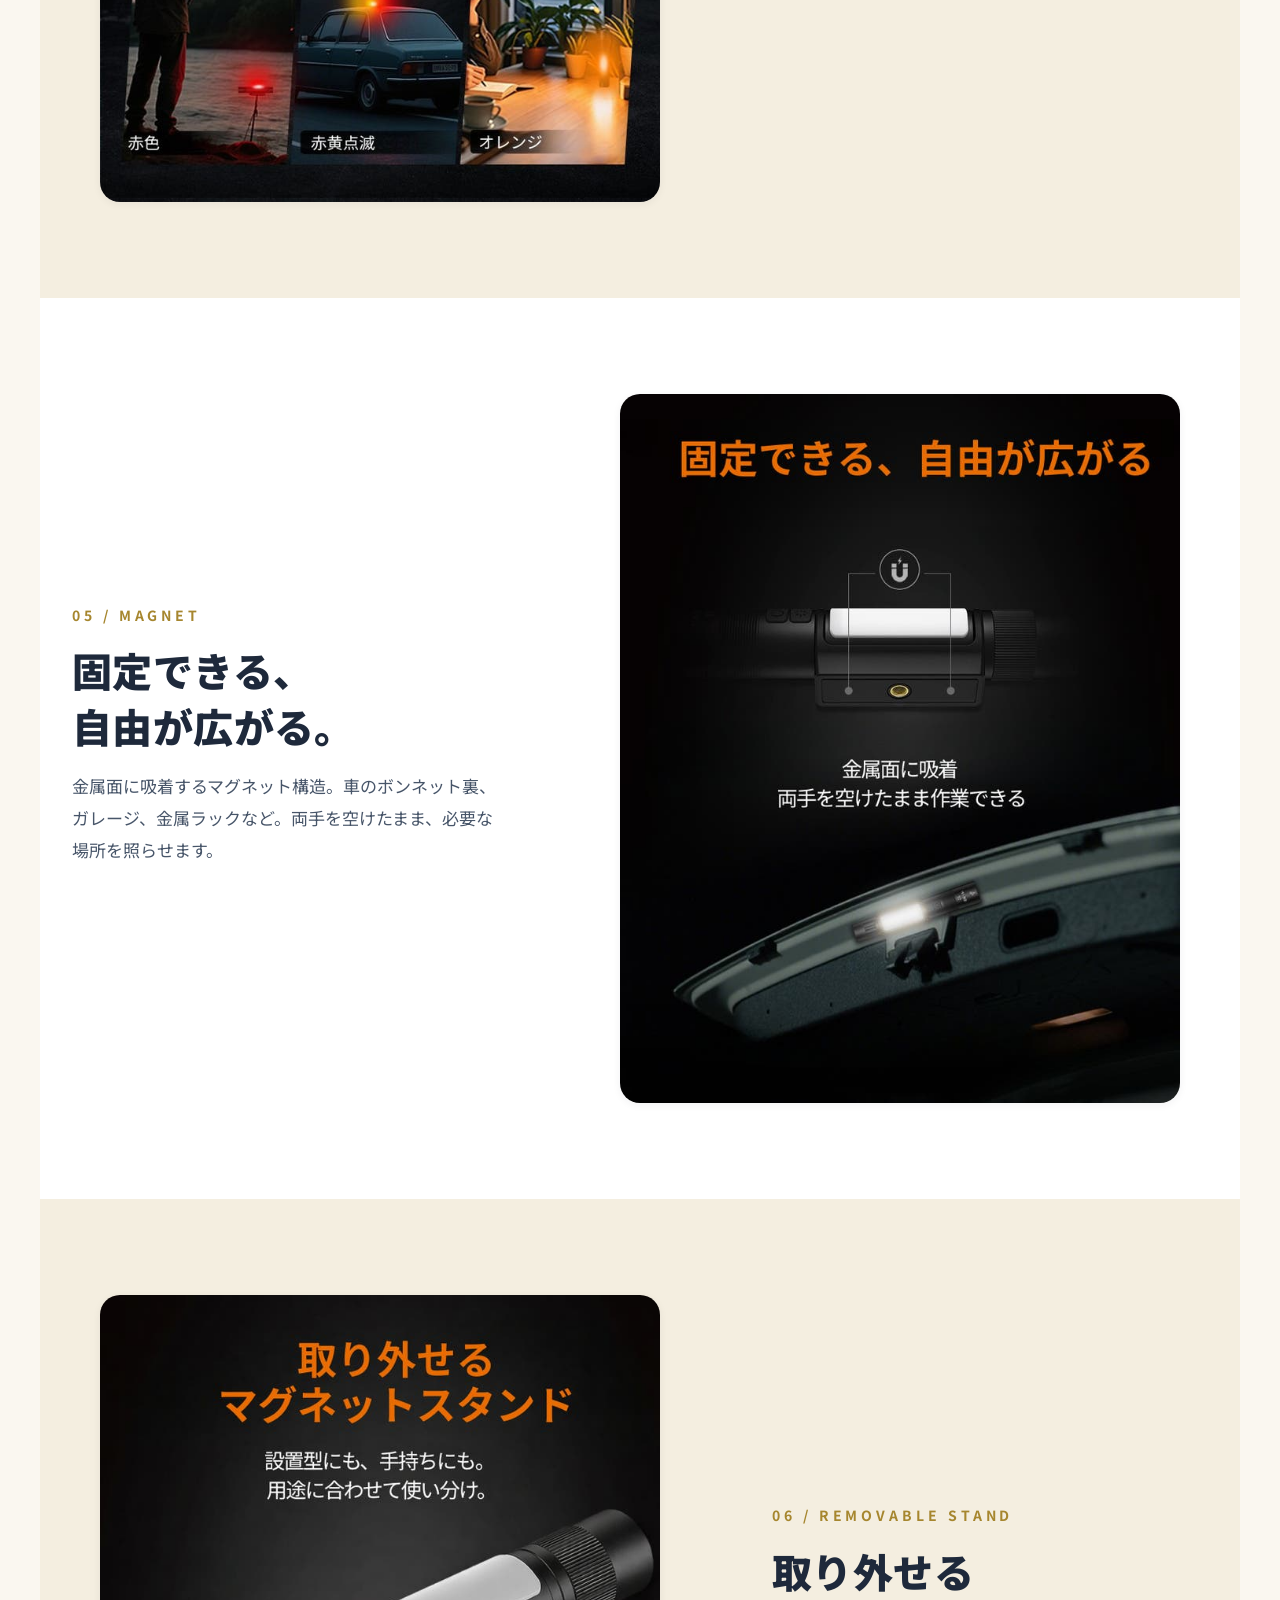
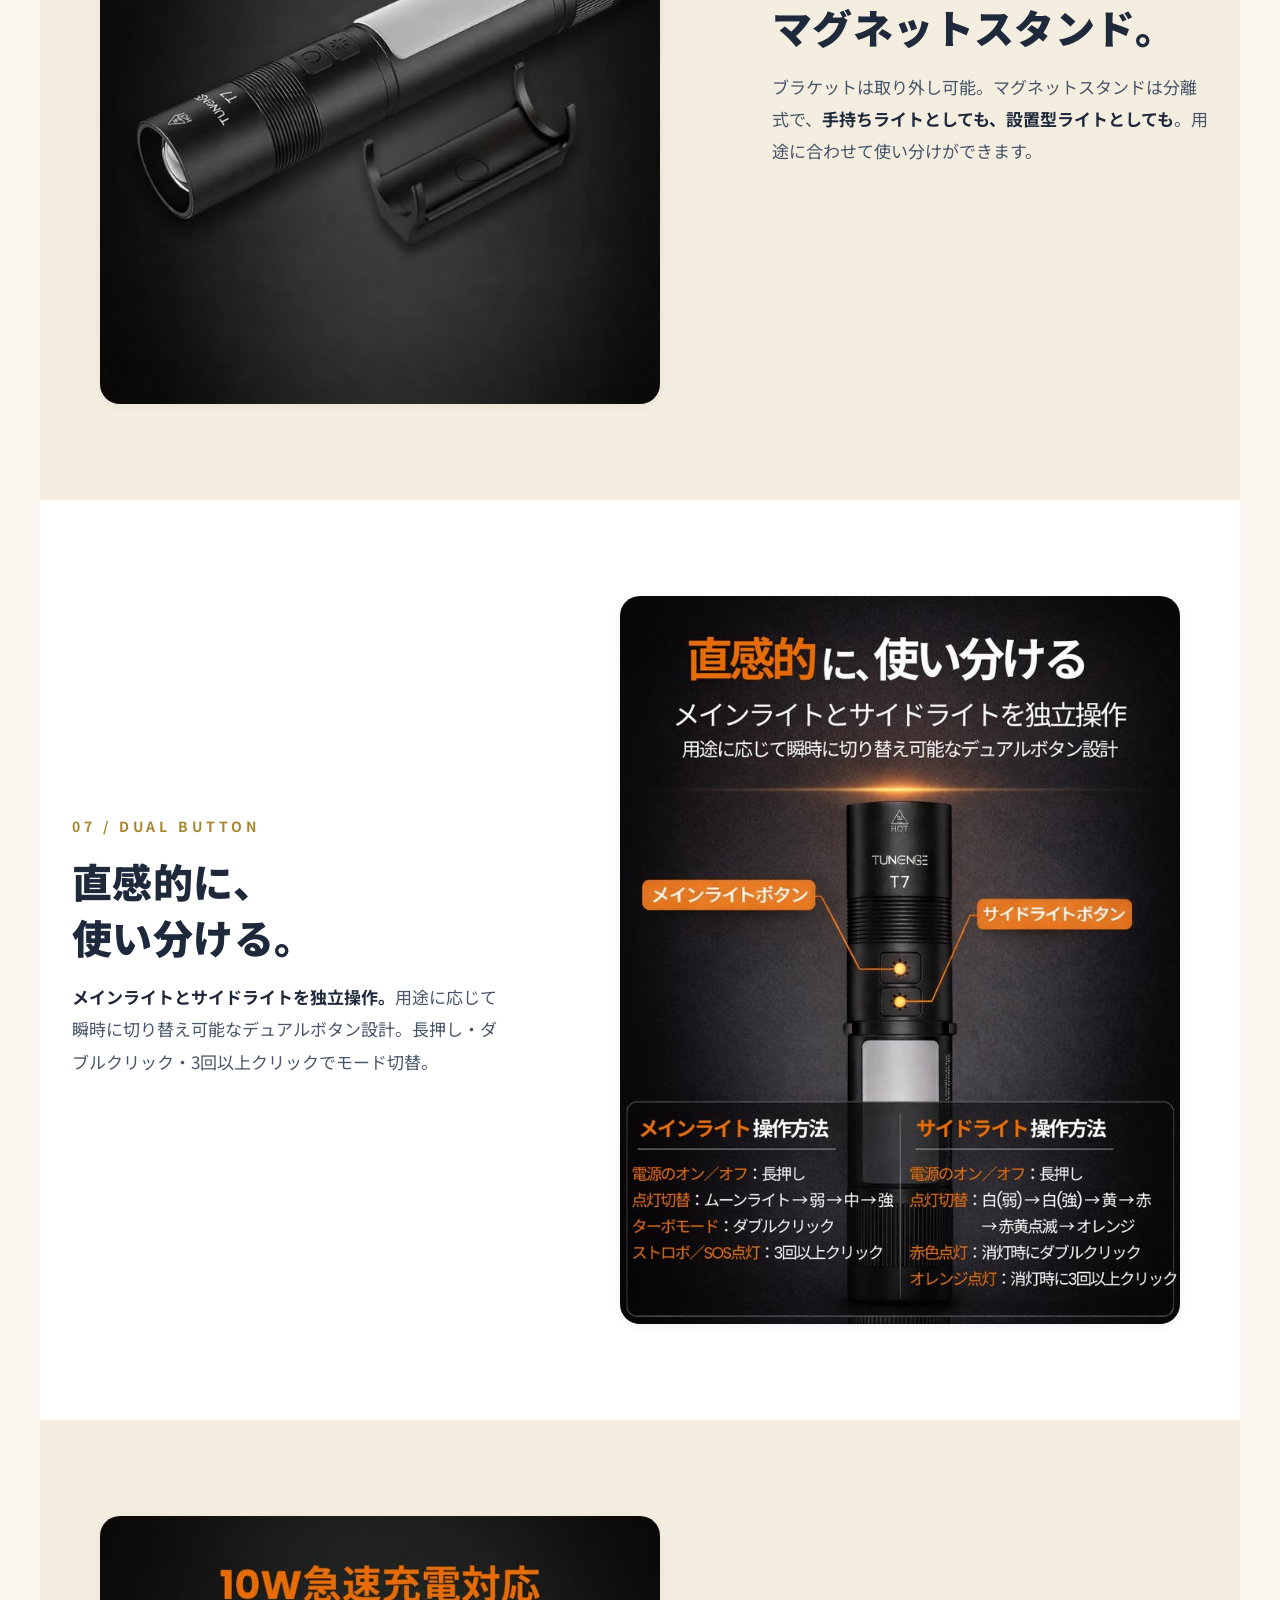
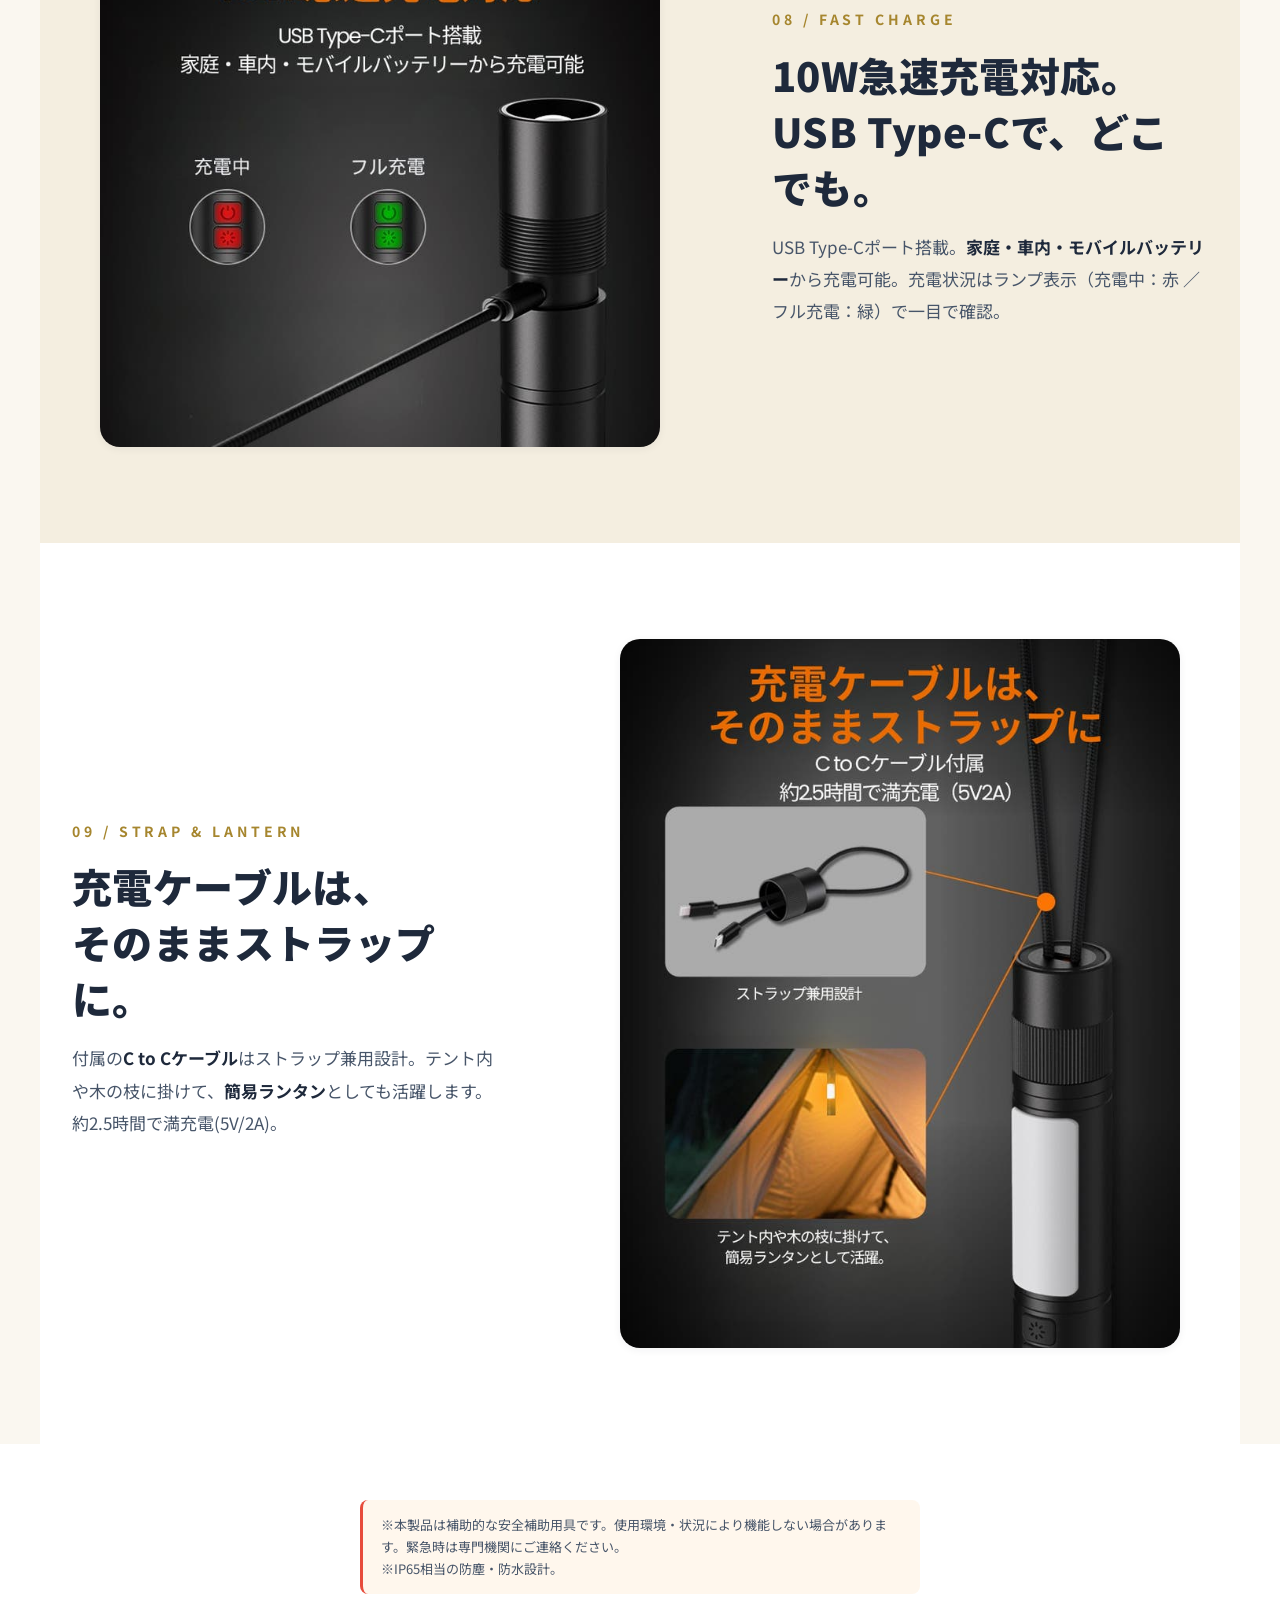
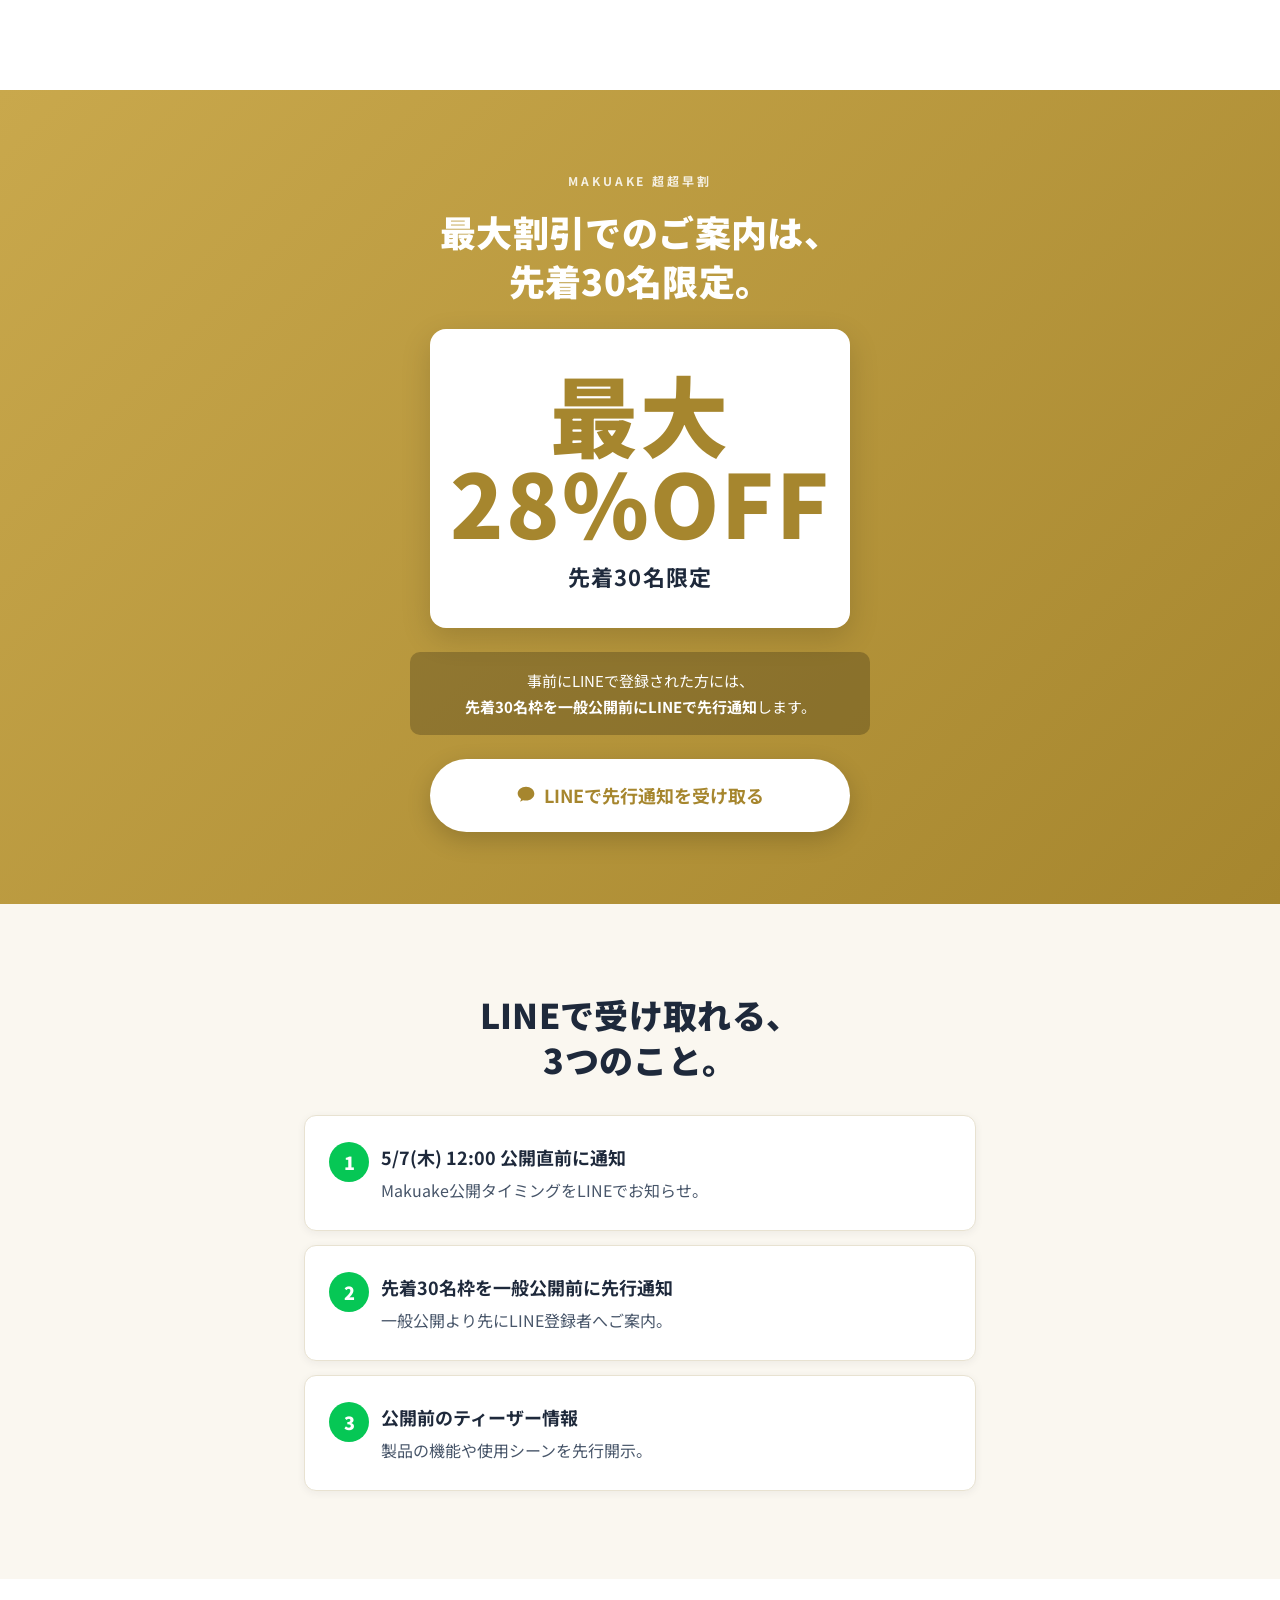
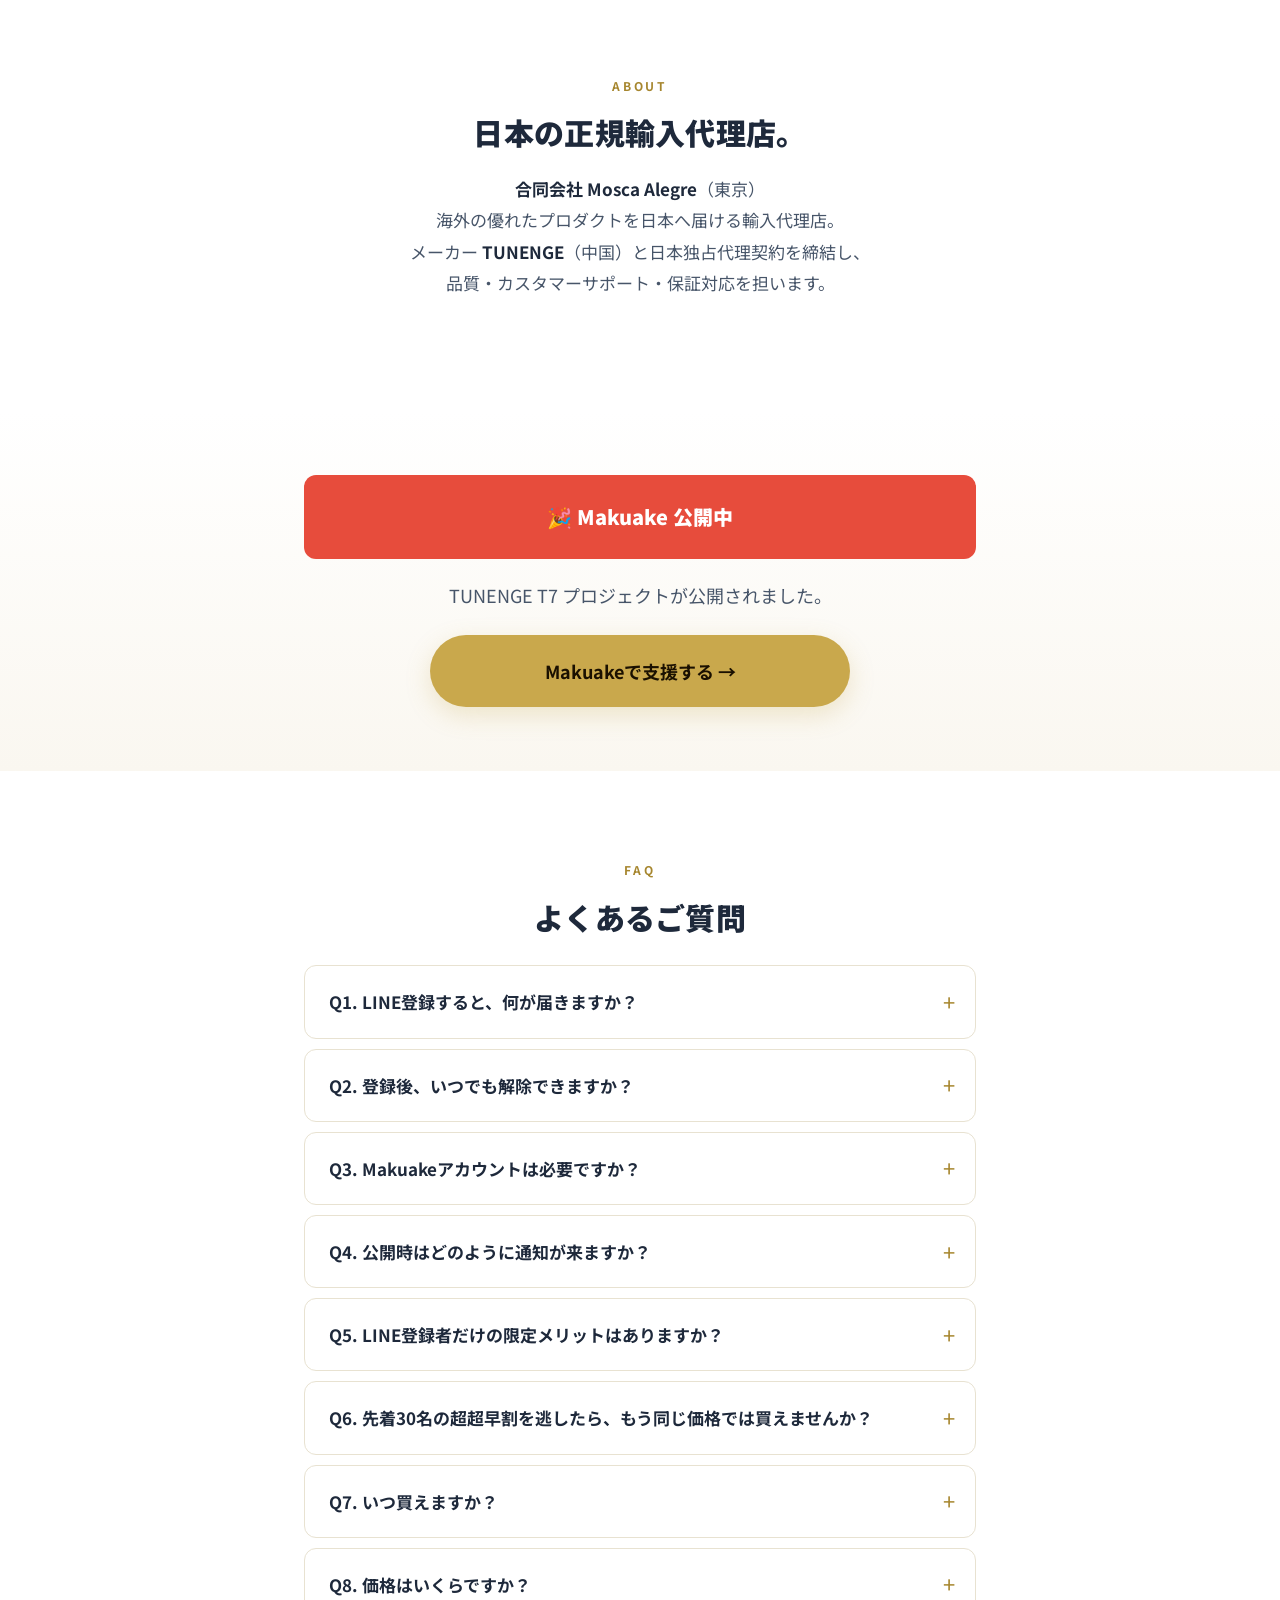
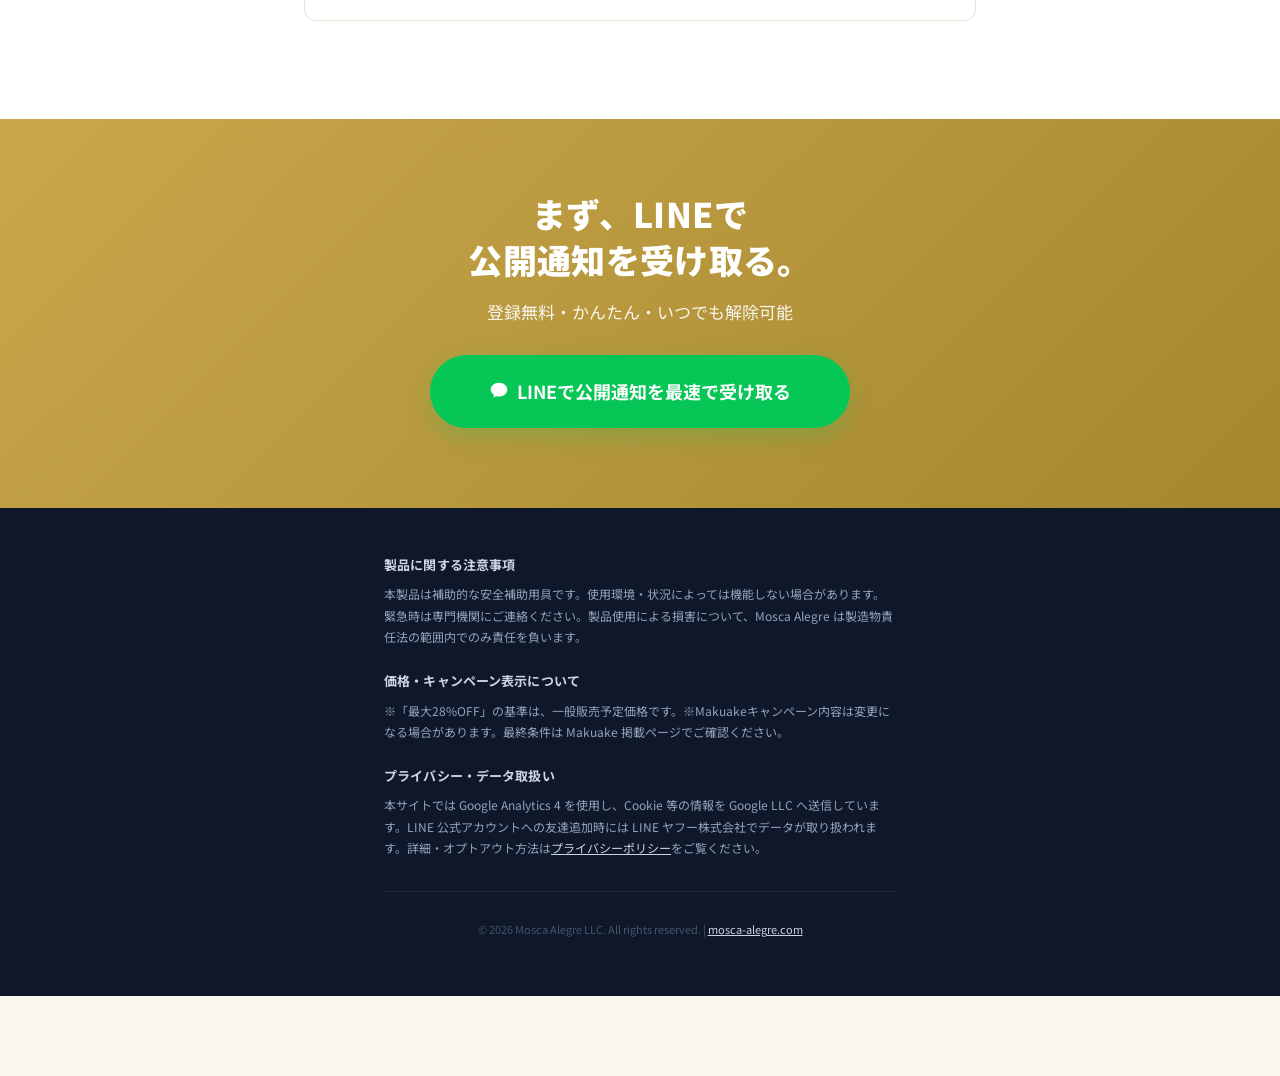
<file: hl-t7/index.html>
<!DOCTYPE html>
<html lang="ja">
<head>
  <meta charset="UTF-8">
  <meta name="viewport" content="width=device-width, initial-scale=1.0">
  <meta name="robots" content="noindex, nofollow">
  <title>TUNENGE T7 | Makuake 先行公開</title>
  <meta http-equiv="refresh" content="0; url=/tunenge-t7/?utm_source=kurashi_no_pick&utm_medium=profile&utm_campaign=tunenge_t7">
  <link rel="canonical" href="https://mosca-alegre.com/tunenge-t7/">
  <script>
    (function () {
      var target = '/tunenge-t7/?utm_source=kurashi_no_pick&utm_medium=profile&utm_campaign=tunenge_t7';
      window.location.replace(target);
    })();
  </script>
  <style>
    body { font-family: system-ui, sans-serif; background: #FAF7F0; color: #222; margin: 0; padding: 40px 20px; text-align: center; }
    a { color: #C97A3F; }
  </style>
</head>
<body>
  <p>リダイレクト中...</p>
  <p>自動的に切り替わらない場合は <a href="/tunenge-t7/?utm_source=kurashi_no_pick&utm_medium=profile&utm_campaign=tunenge_t7">こちら</a> をタップしてください。</p>
</body>
</html>
</file>
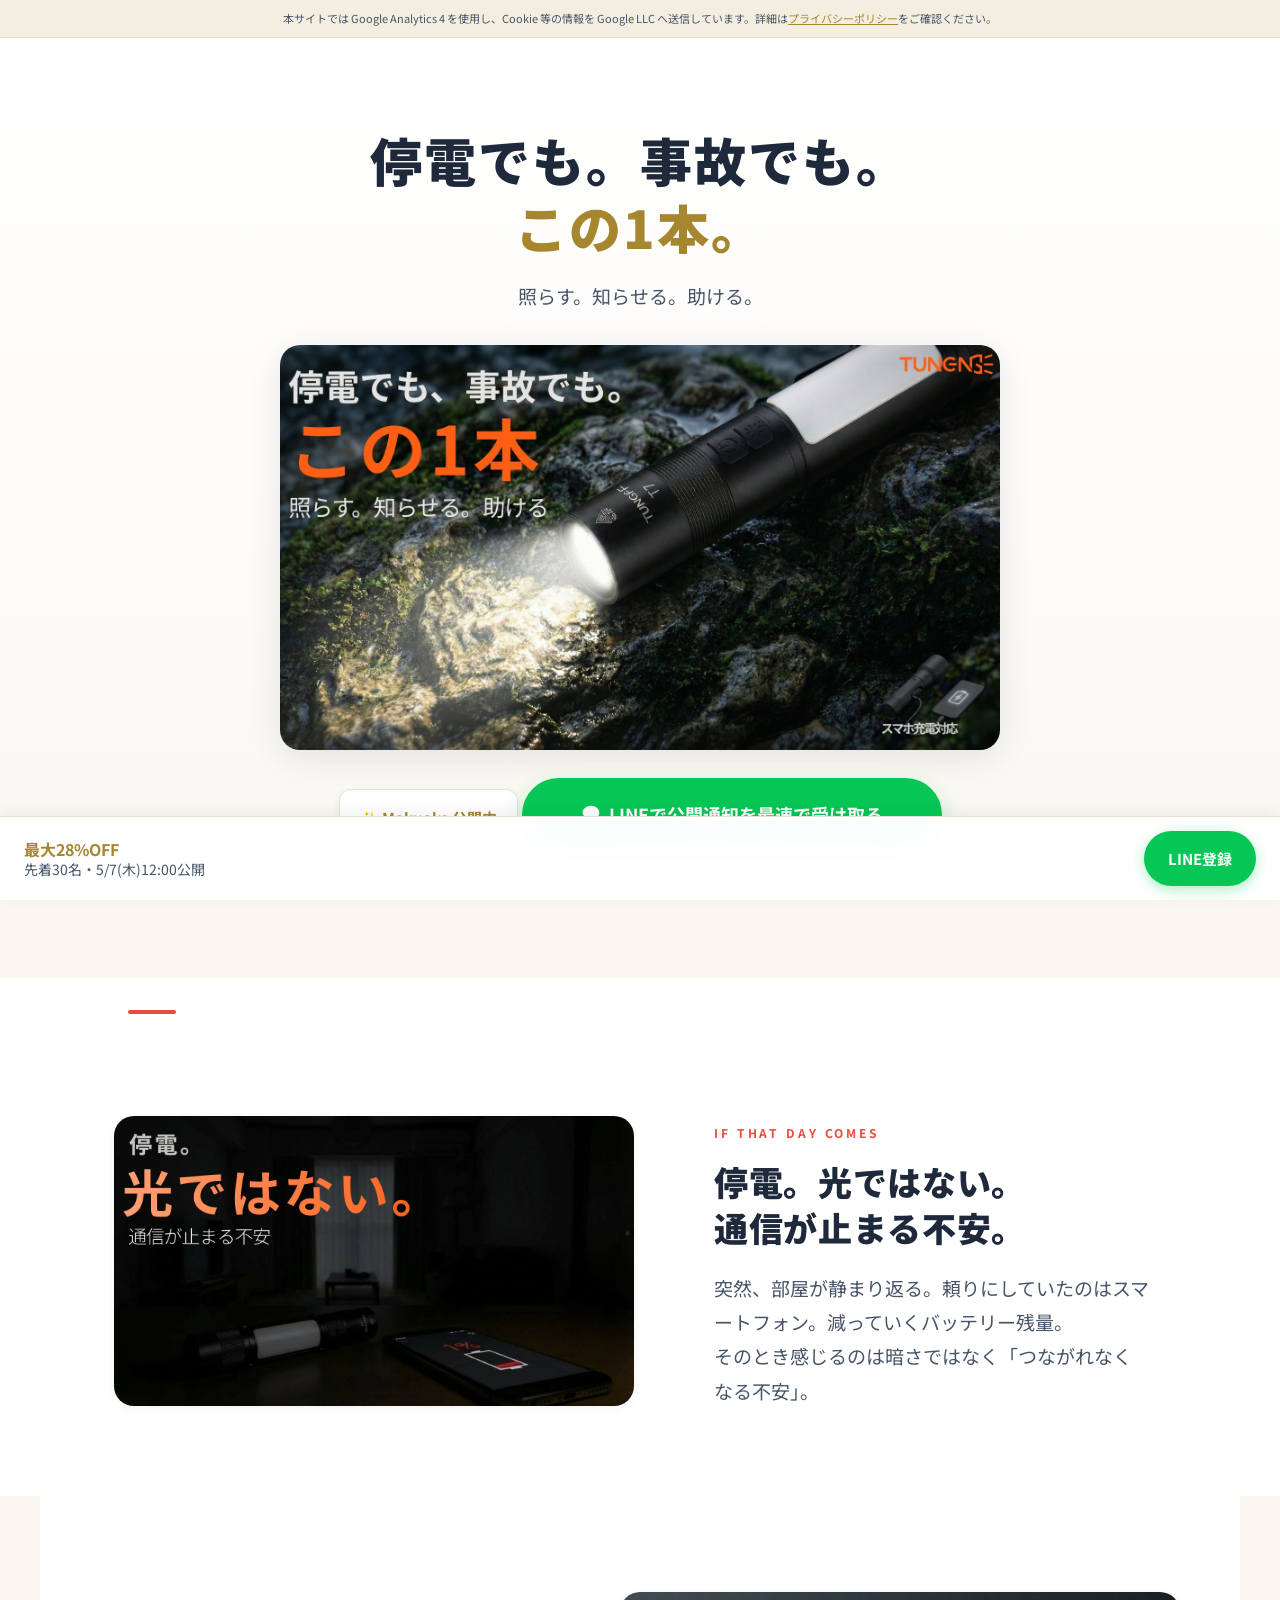
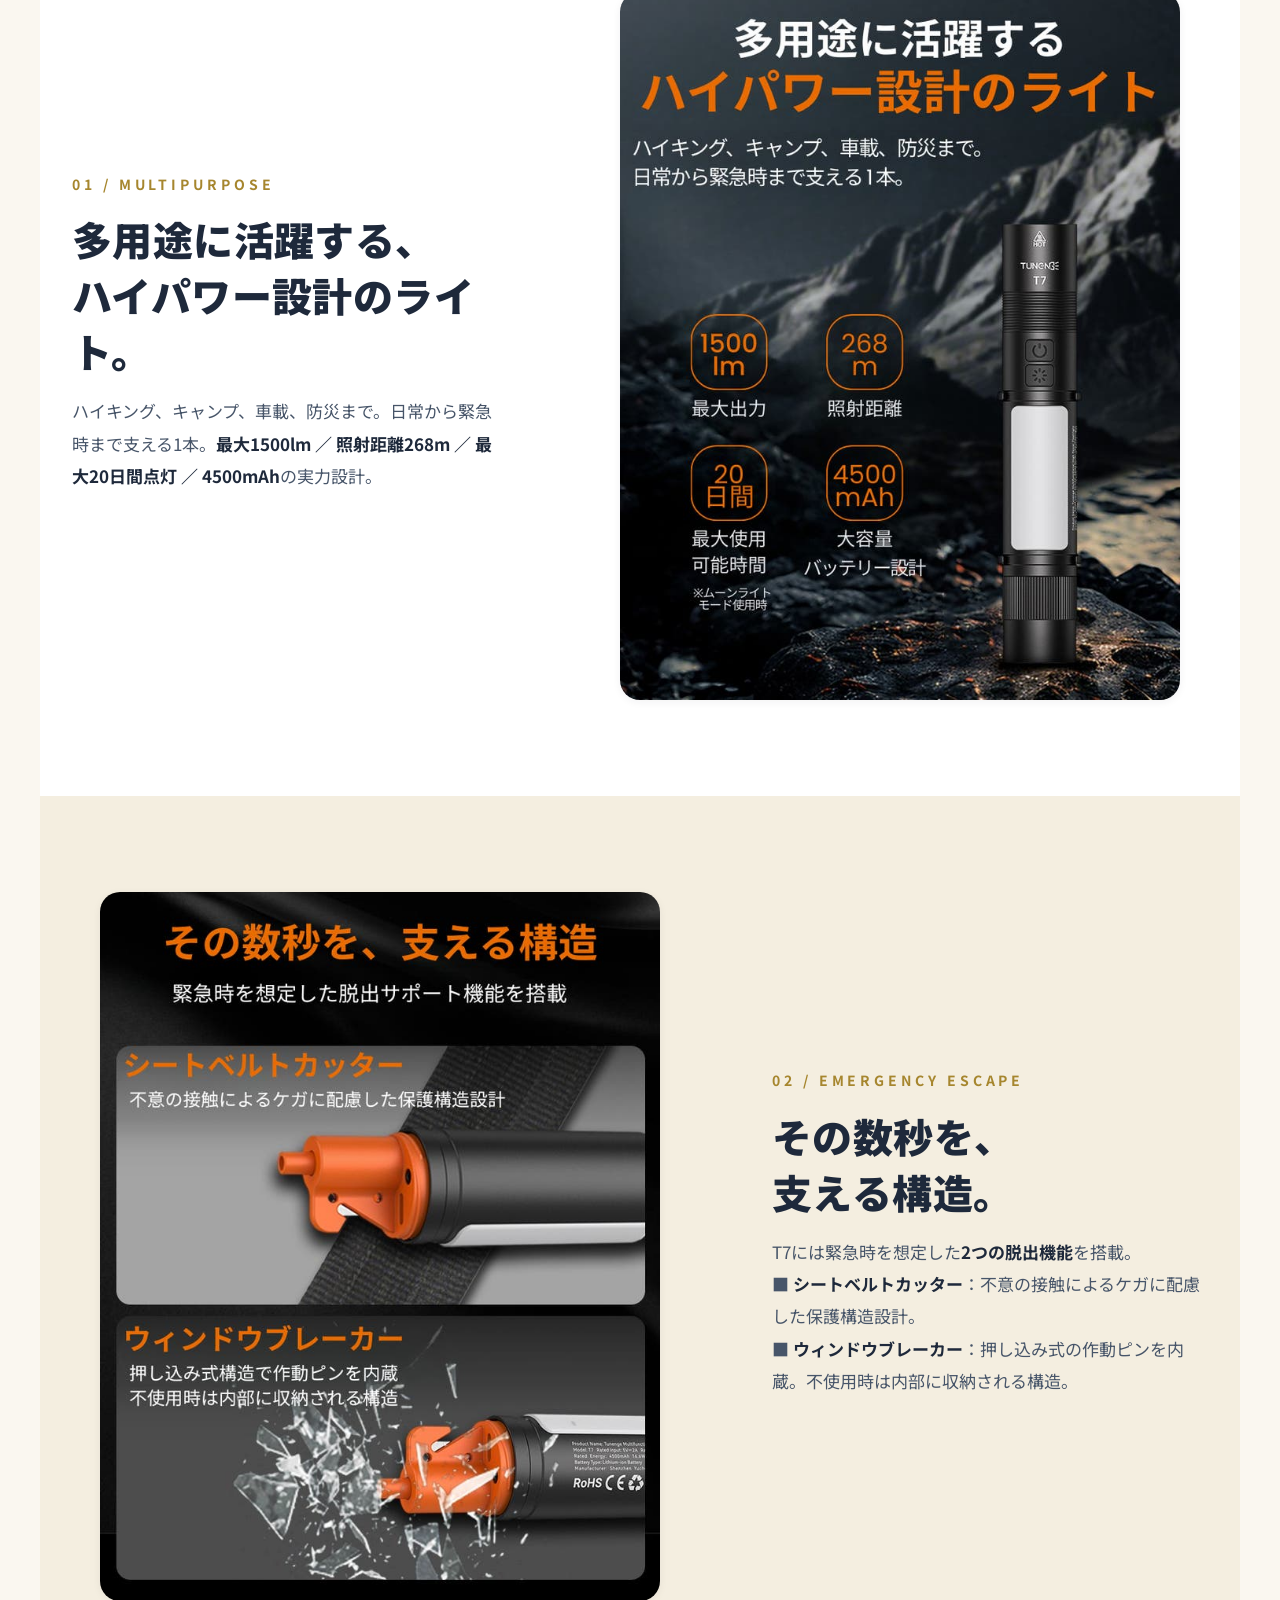
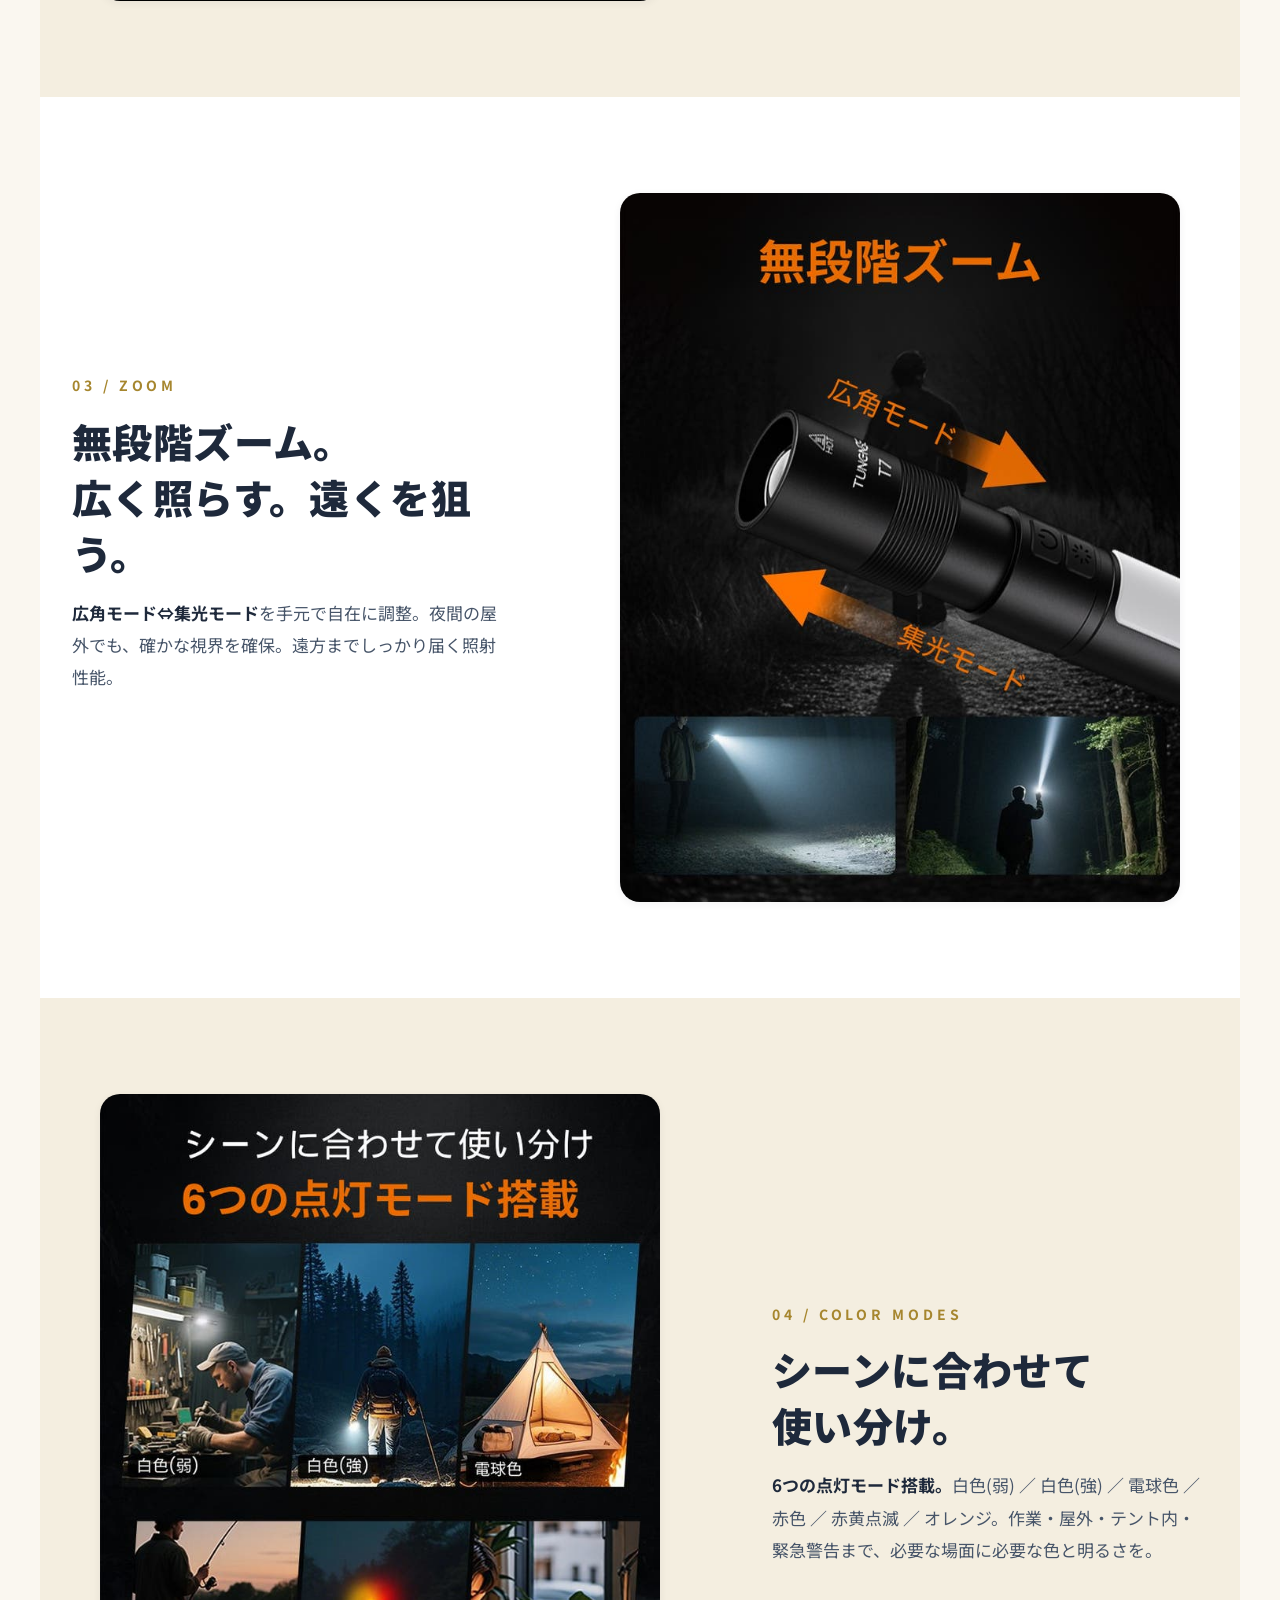
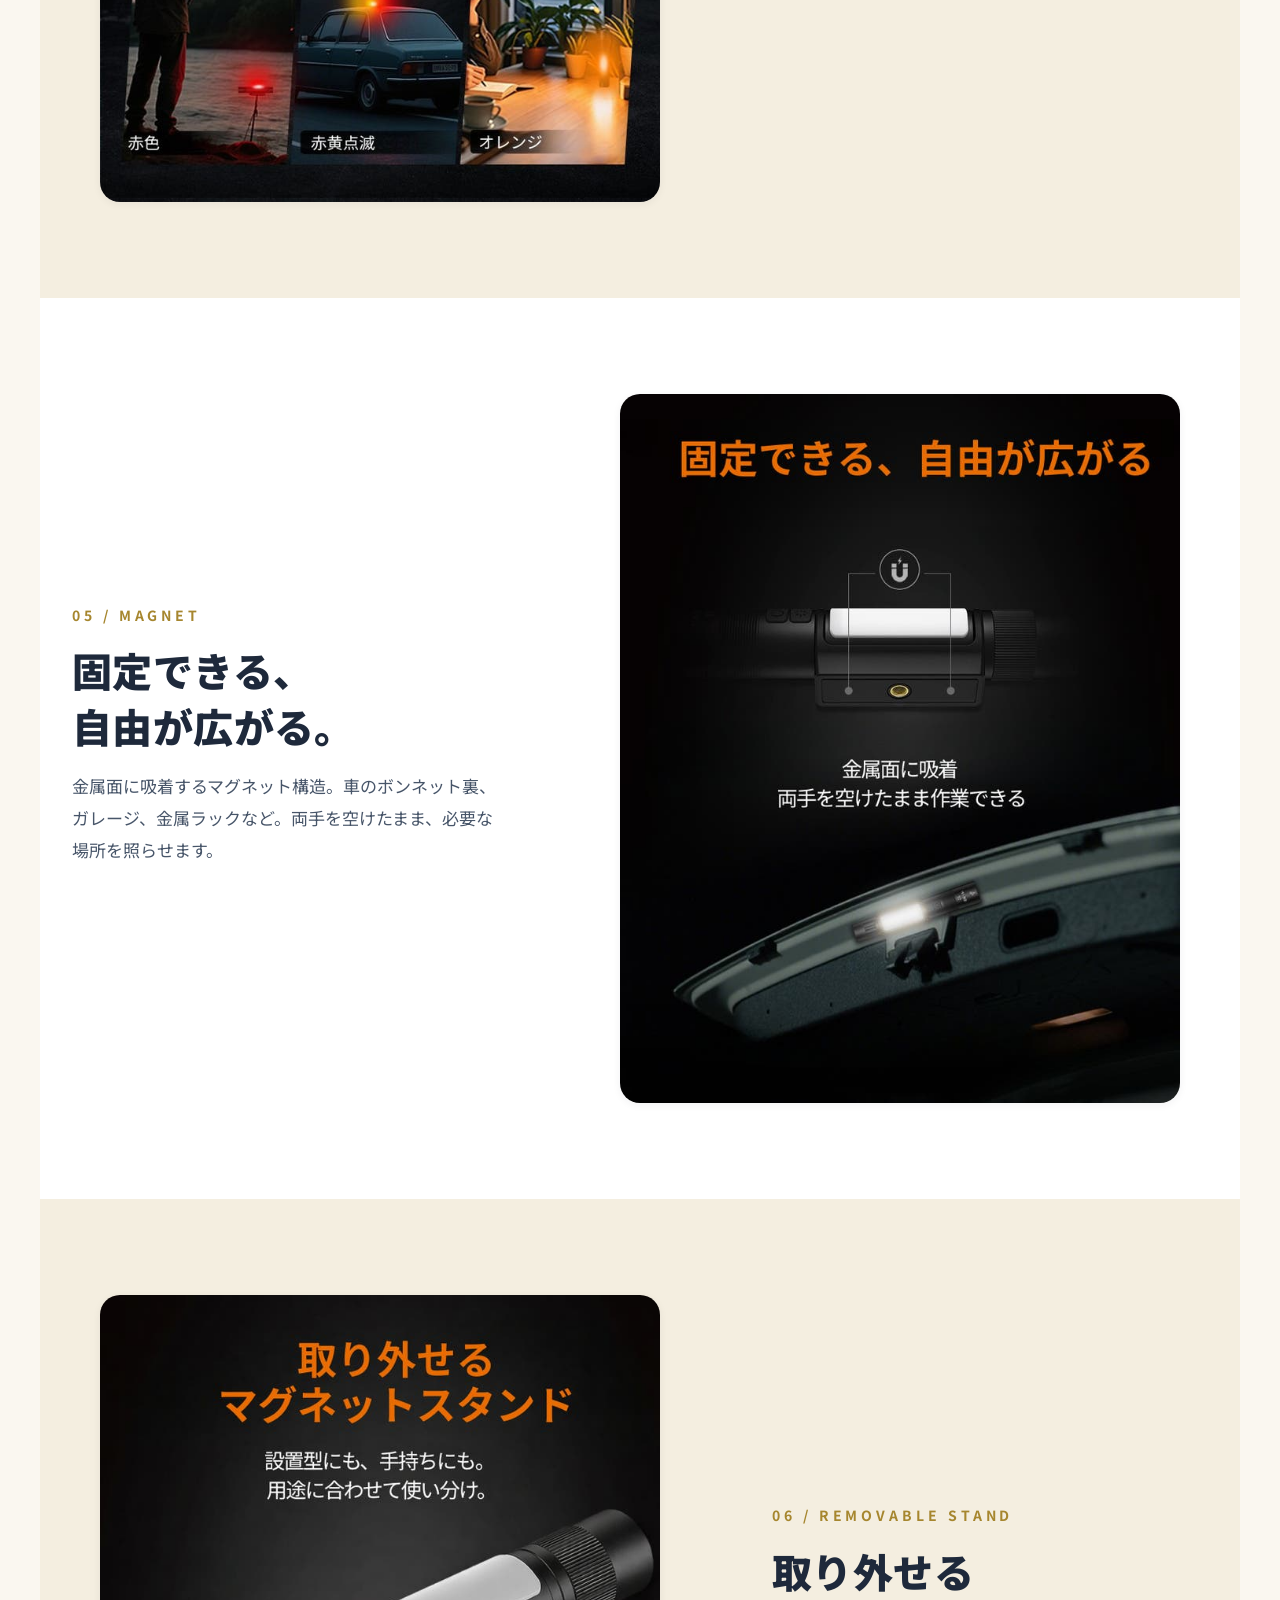
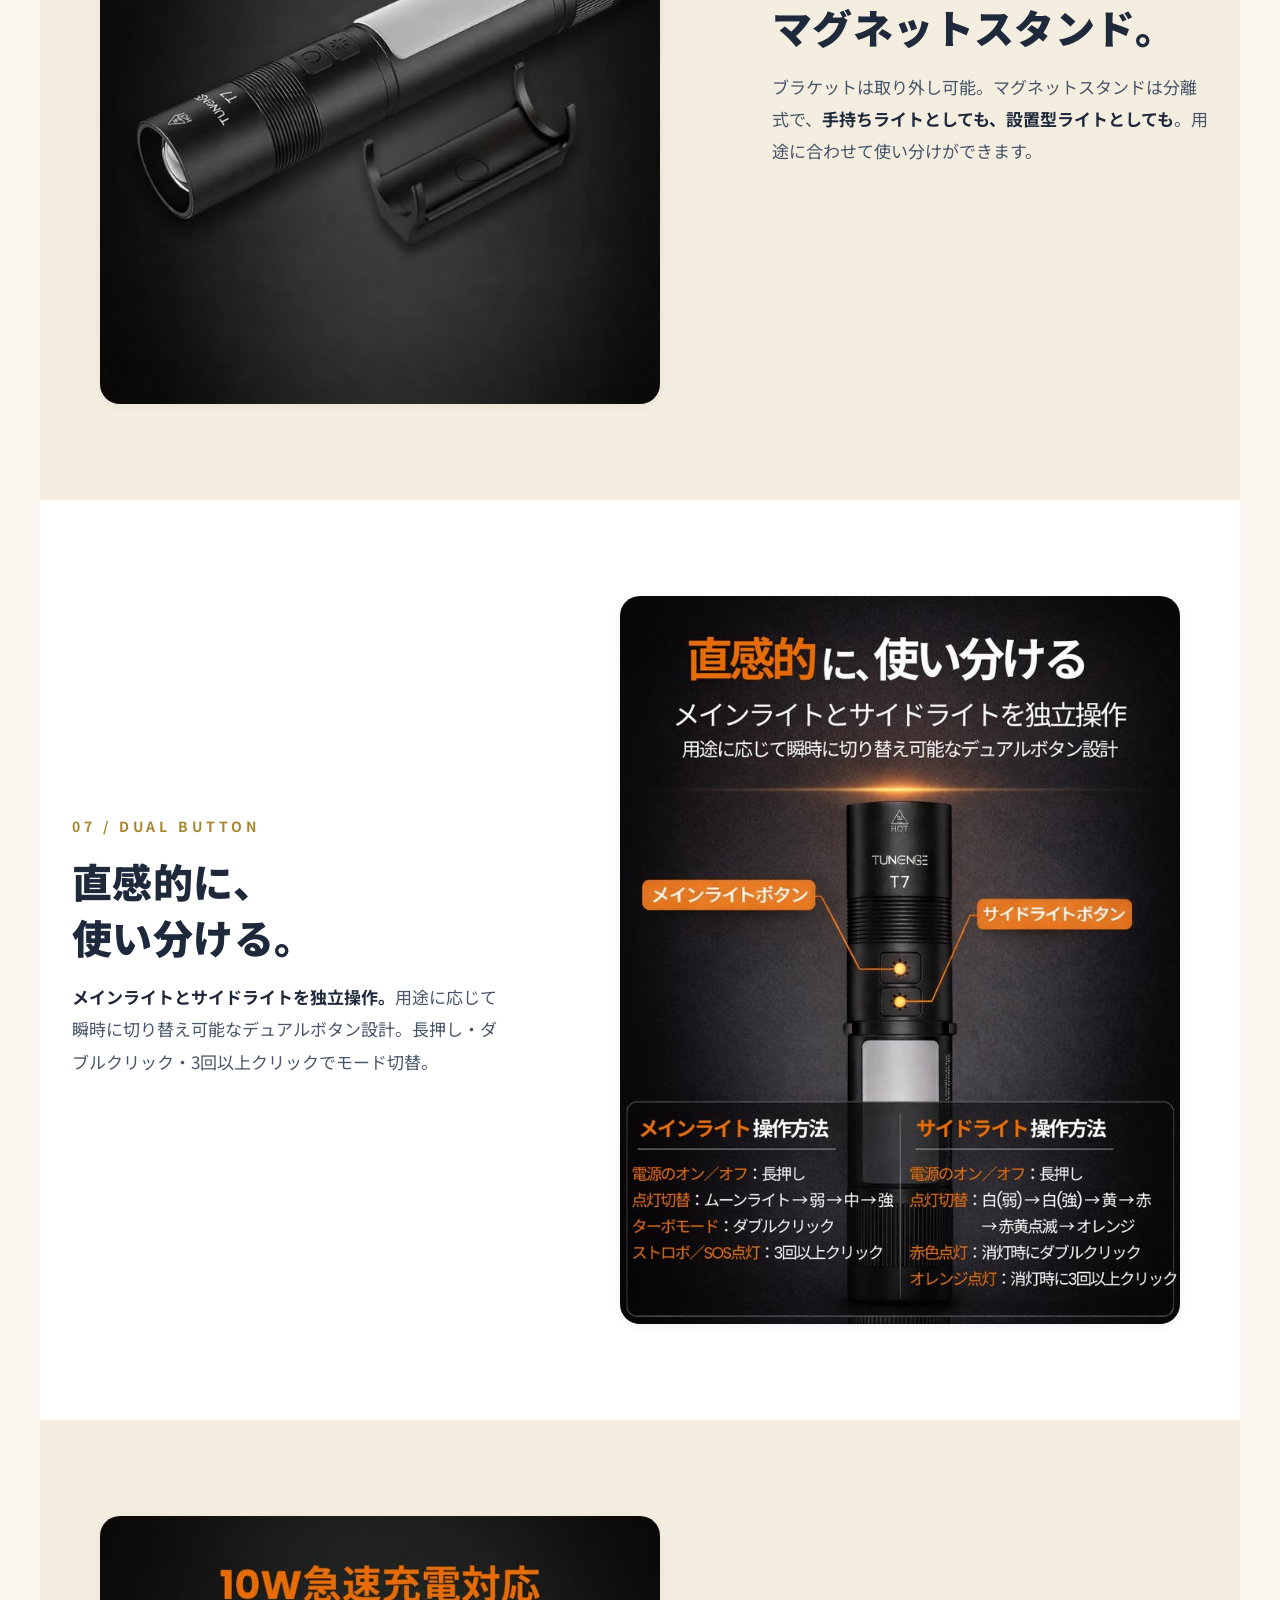
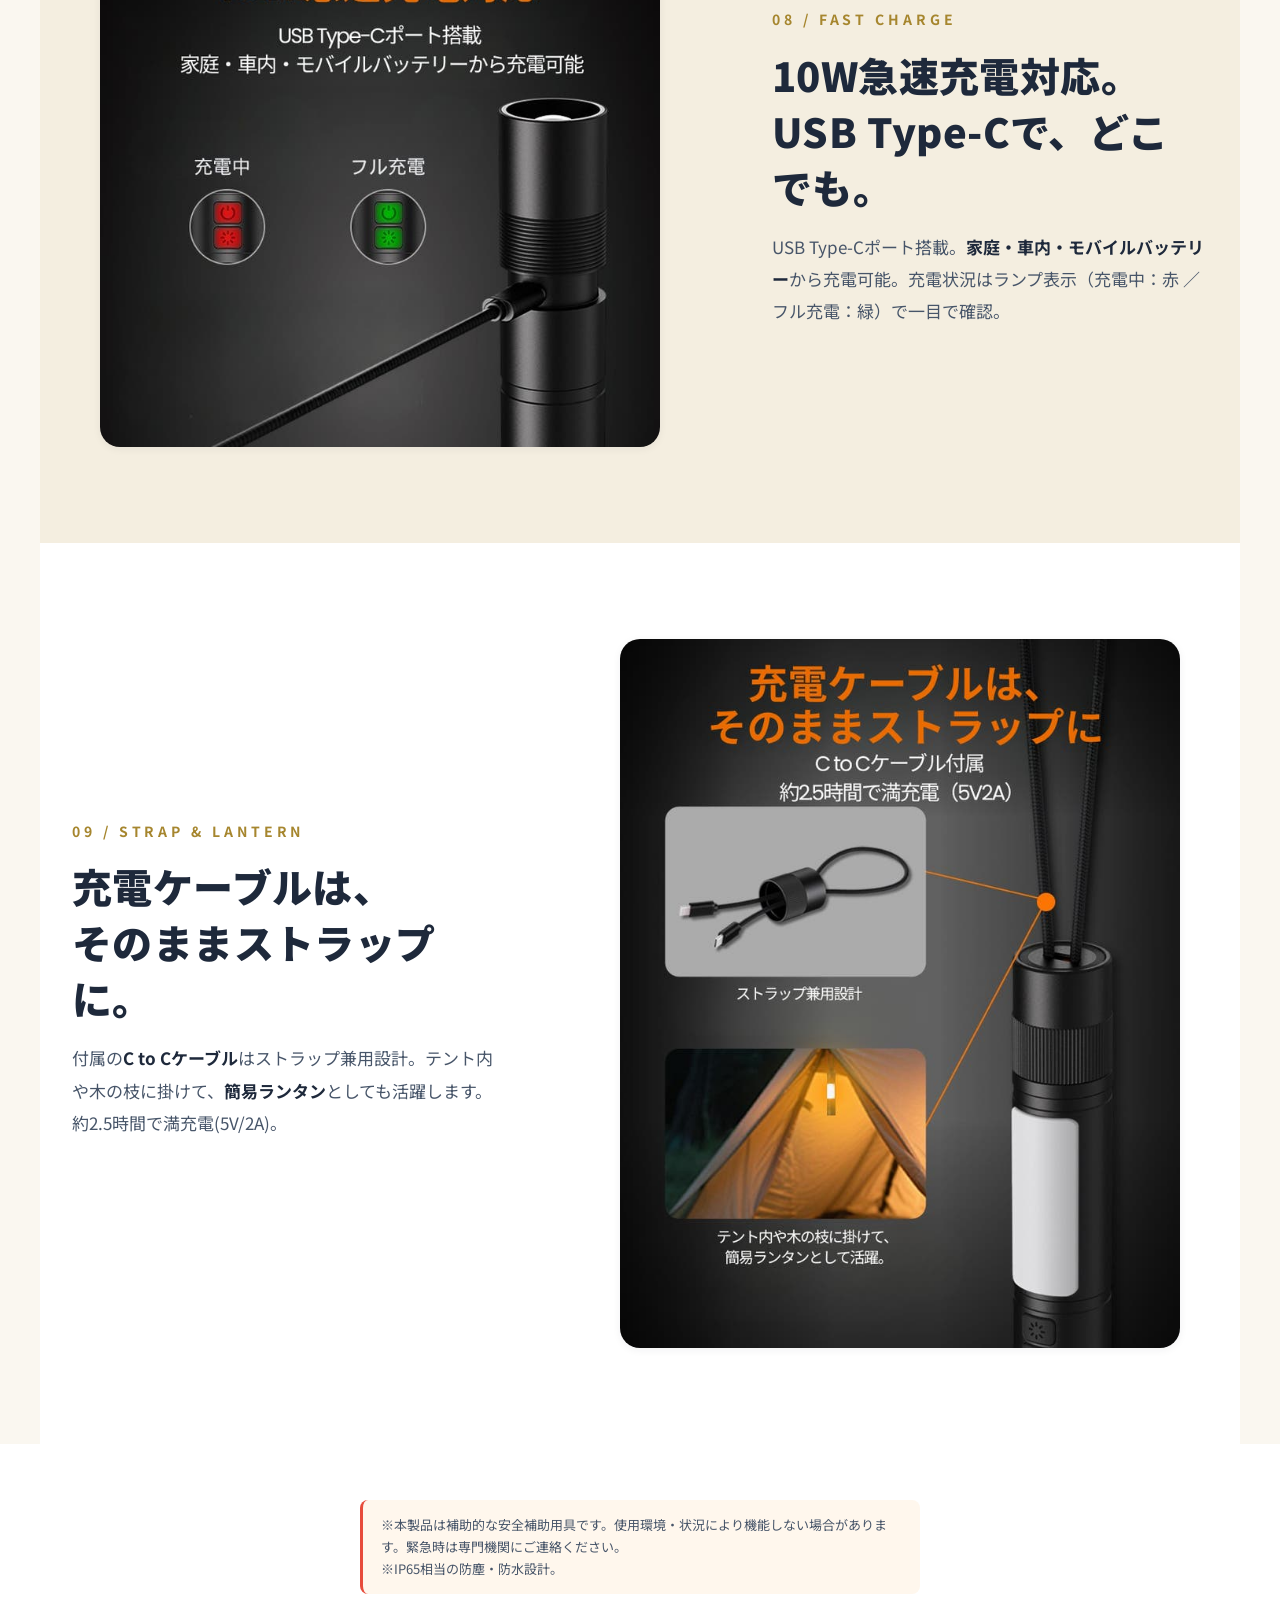
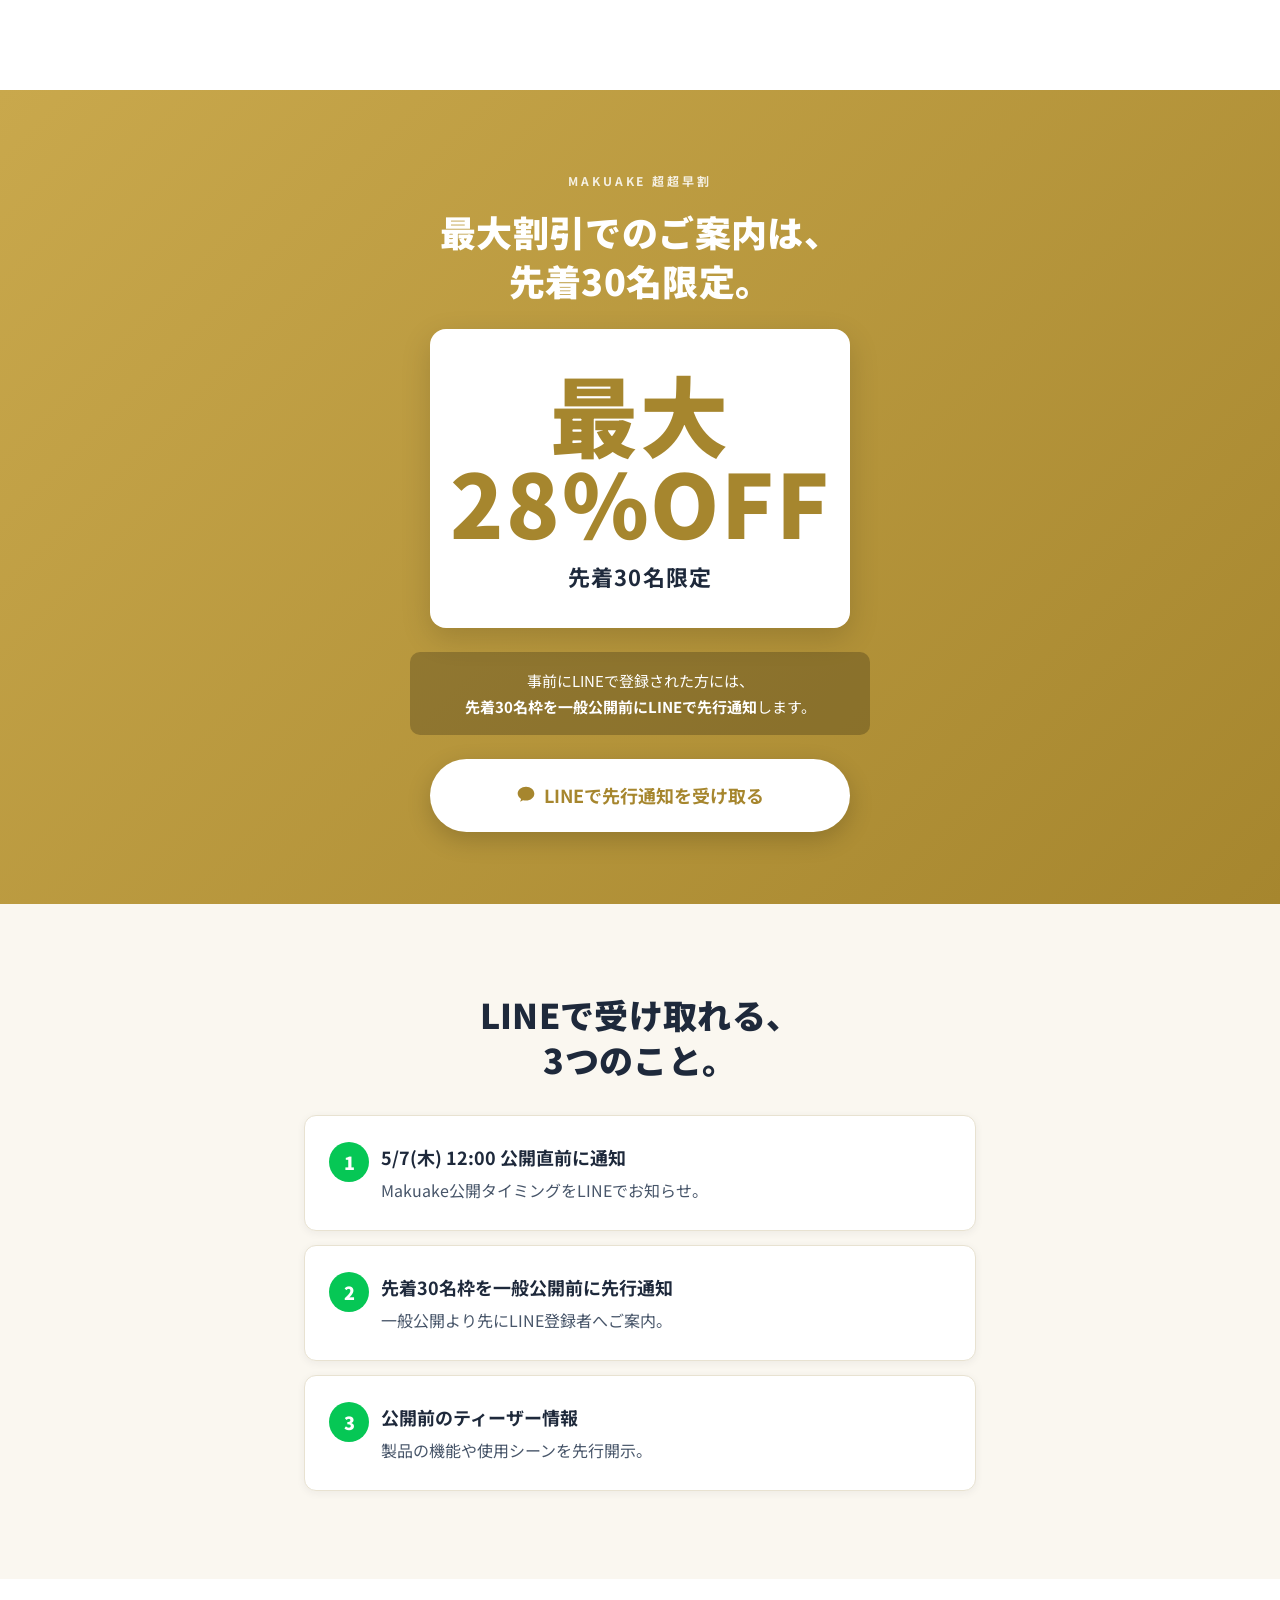
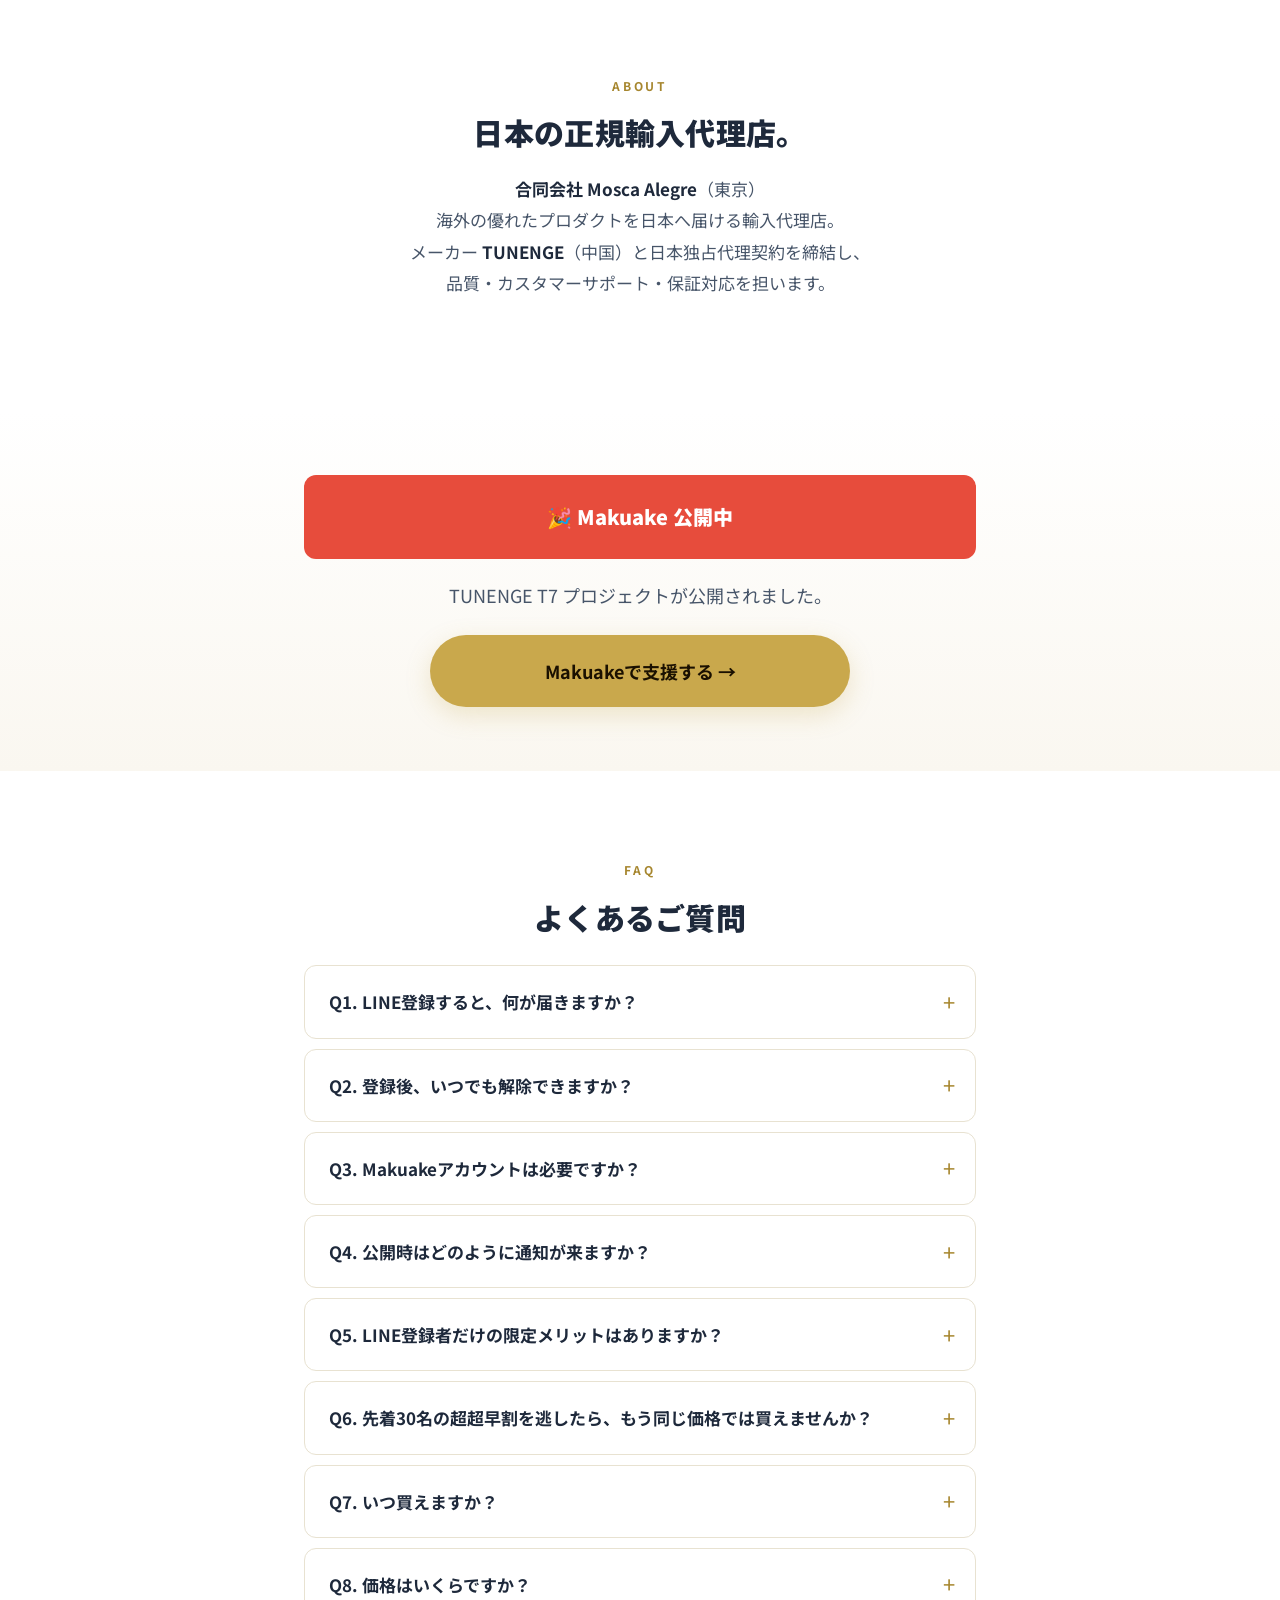
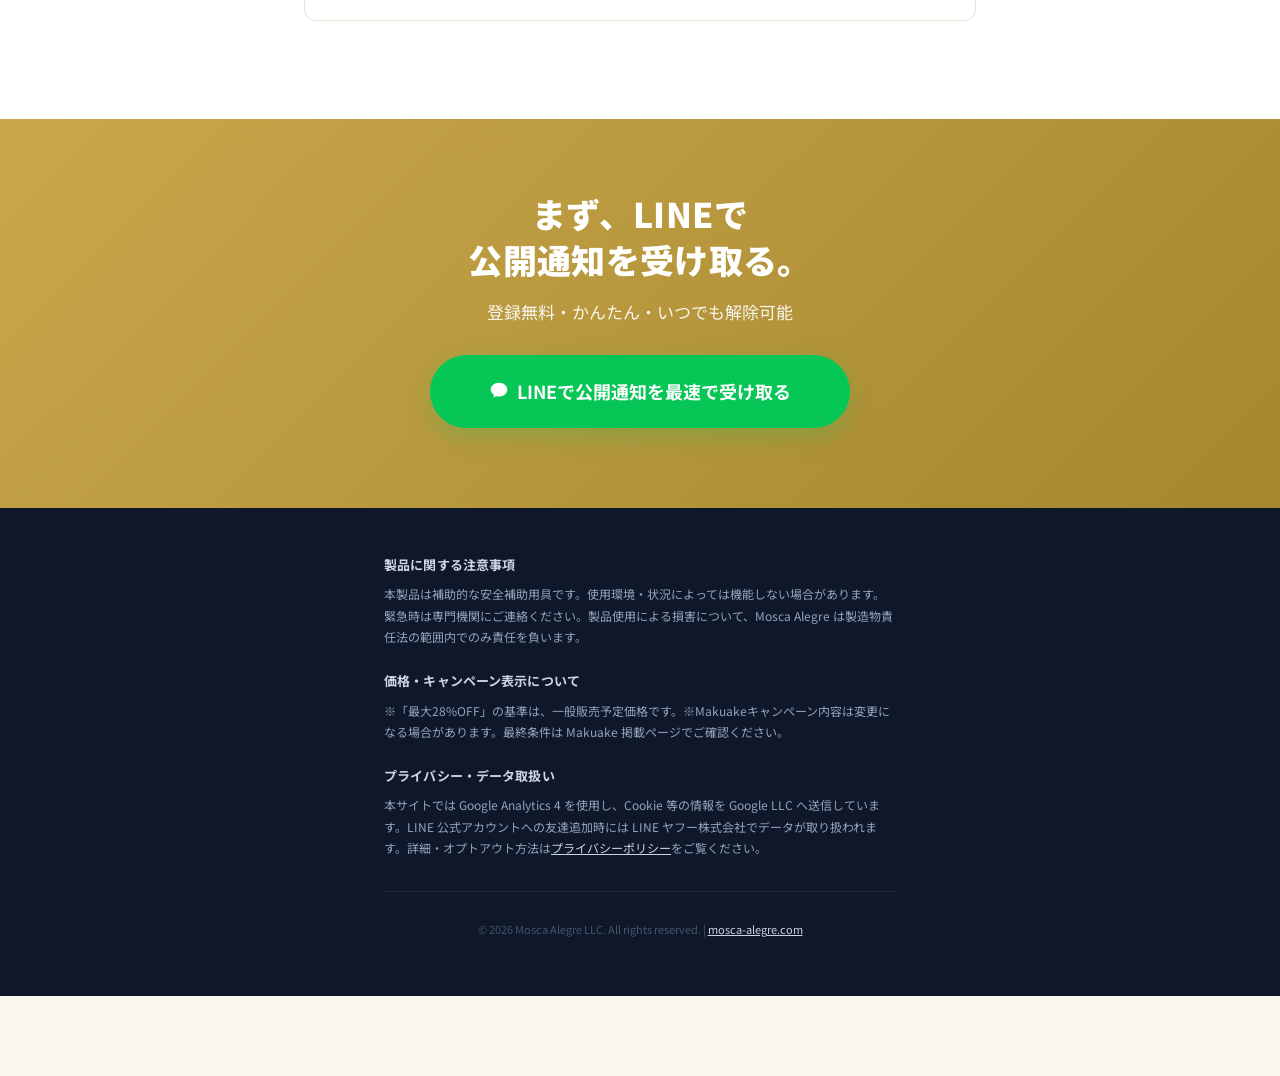
<file: np-t7/index.html>
<!DOCTYPE html>
<html lang="ja">
<head>
  <meta charset="UTF-8">
  <meta name="viewport" content="width=device-width, initial-scale=1.0">
  <meta name="robots" content="noindex, nofollow">
  <title>TUNENGE T7 | Makuake 先行公開</title>
  <meta http-equiv="refresh" content="0; url=/tunenge-t7/?utm_source=nippon_first_pick&utm_medium=profile&utm_campaign=tunenge_t7">
  <link rel="canonical" href="https://mosca-alegre.com/tunenge-t7/">
  <script>
    (function () {
      var target = '/tunenge-t7/?utm_source=nippon_first_pick&utm_medium=profile&utm_campaign=tunenge_t7';
      window.location.replace(target);
    })();
  </script>
  <style>
    body { font-family: system-ui, sans-serif; background: #FAF7F0; color: #222; margin: 0; padding: 40px 20px; text-align: center; }
    a { color: #C97A3F; }
  </style>
</head>
<body>
  <p>リダイレクト中...</p>
  <p>自動的に切り替わらない場合は <a href="/tunenge-t7/?utm_source=nippon_first_pick&utm_medium=profile&utm_campaign=tunenge_t7">こちら</a> をタップしてください。</p>
</body>
</html>
</file>
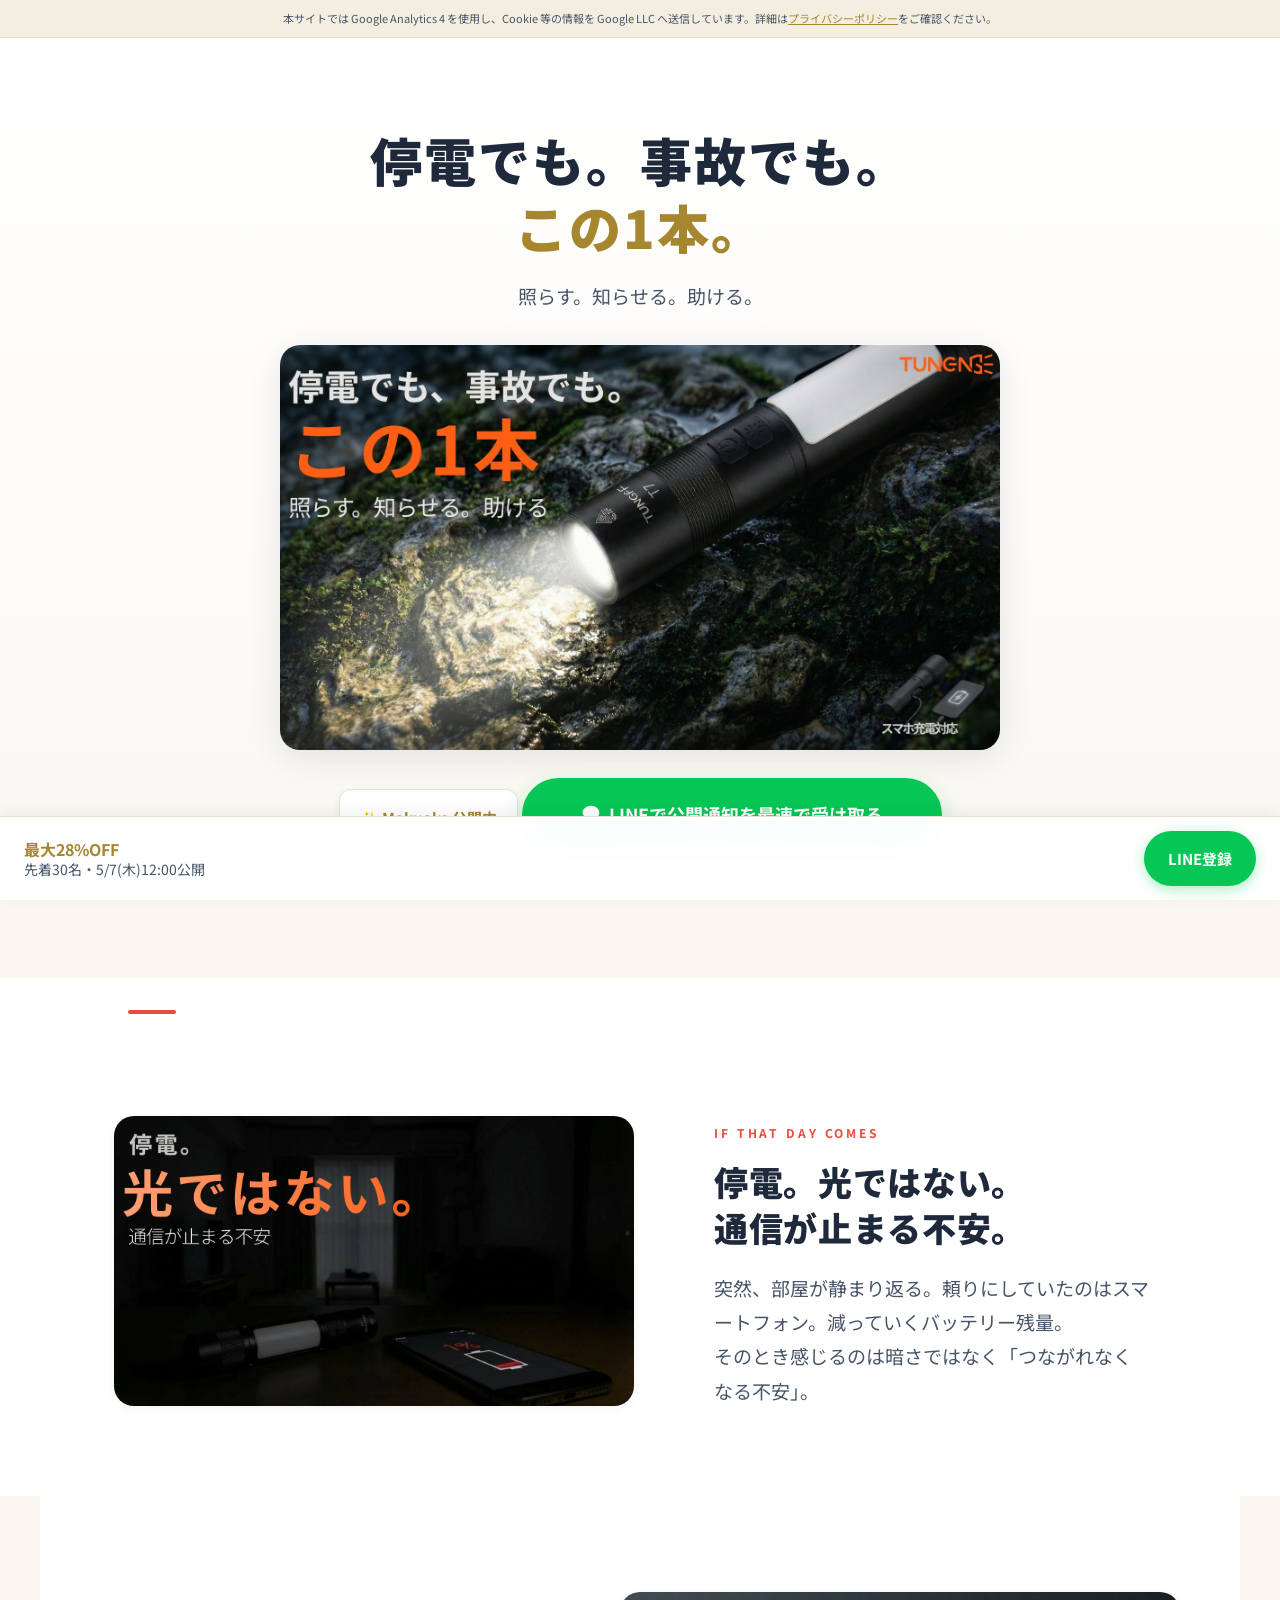
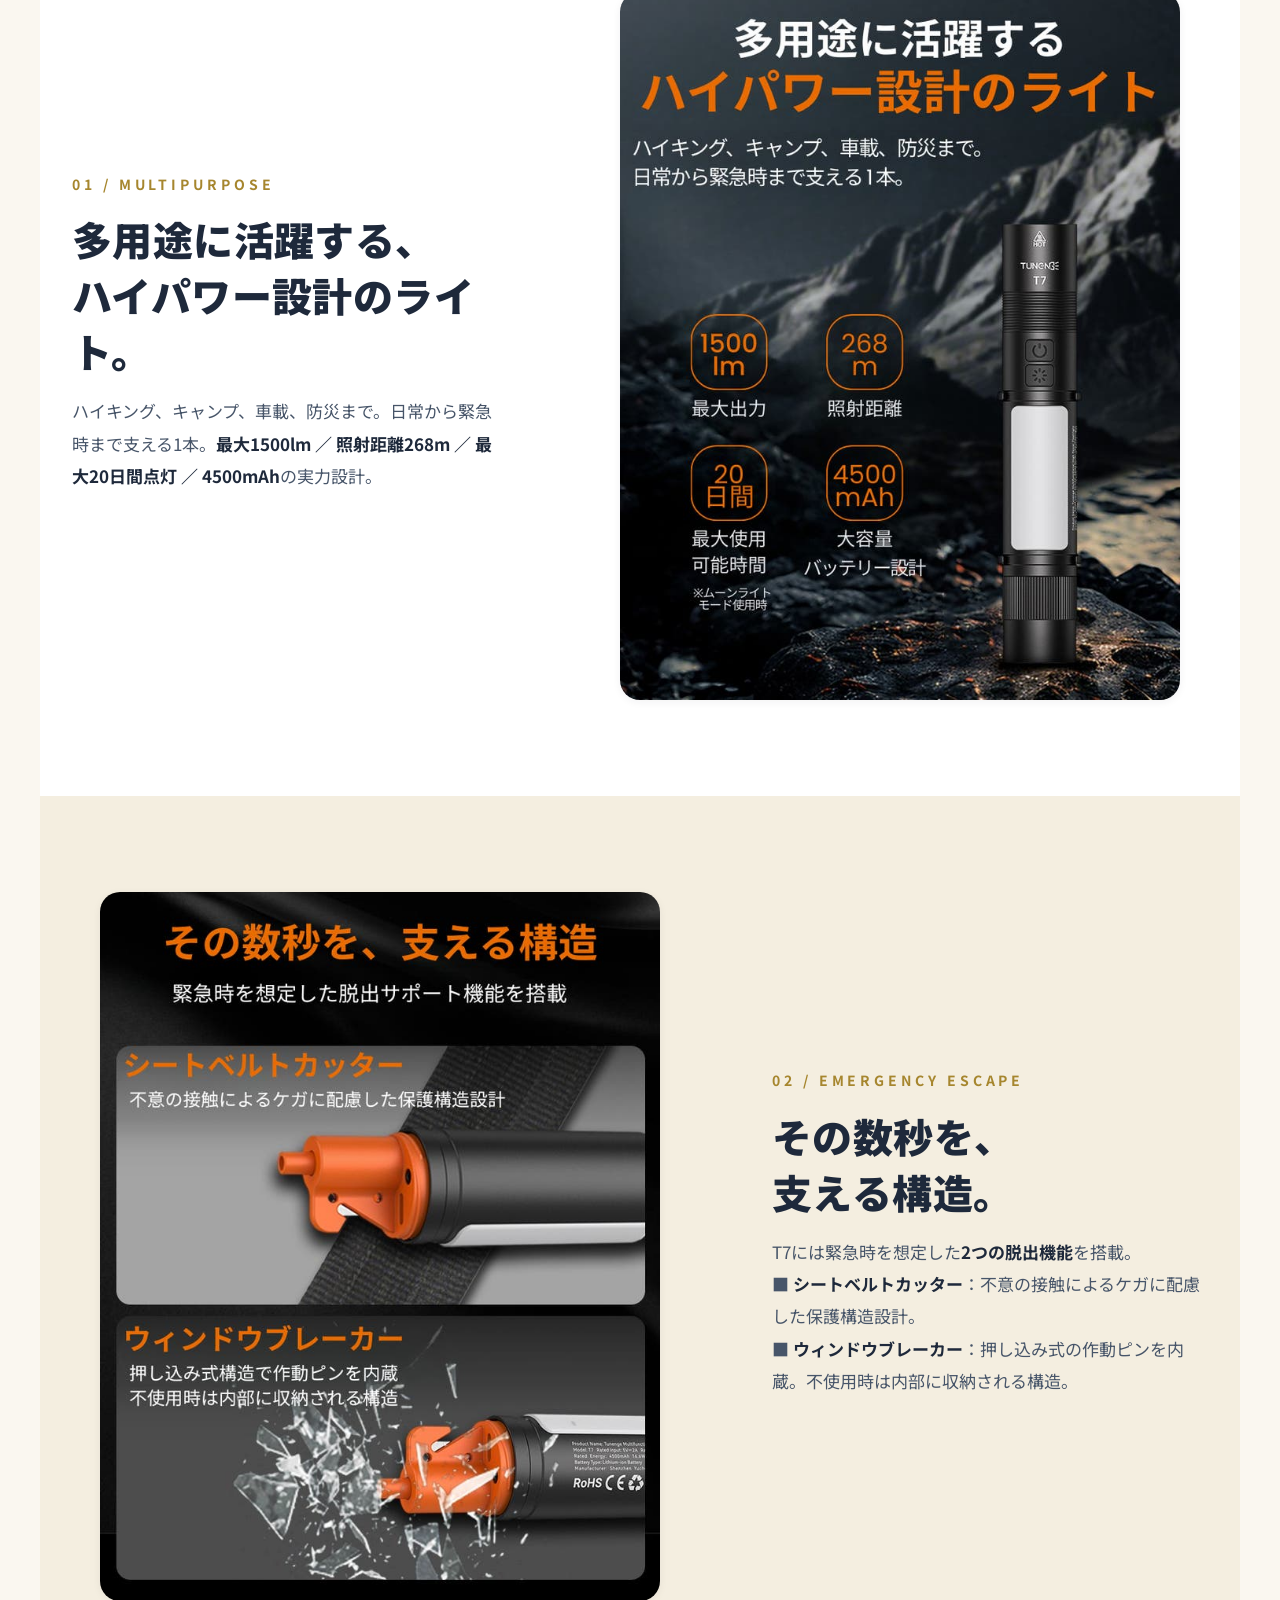
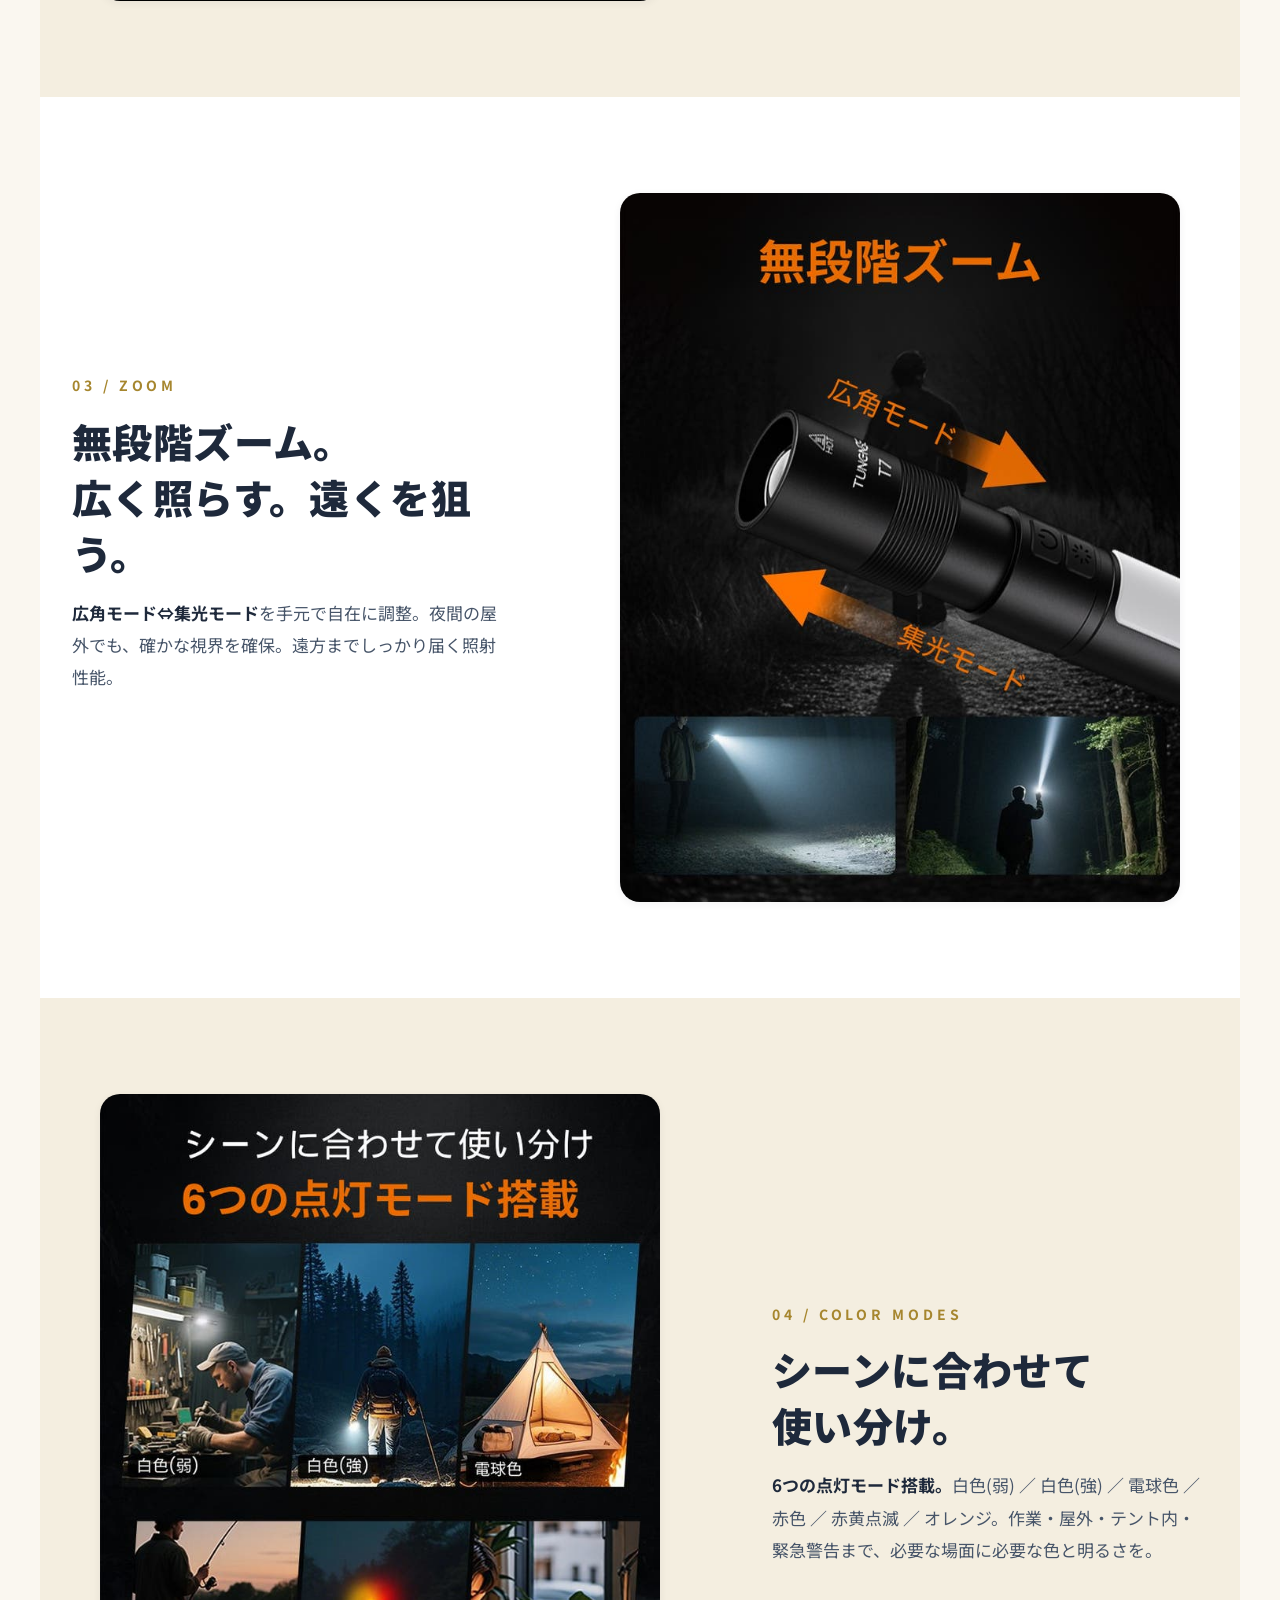
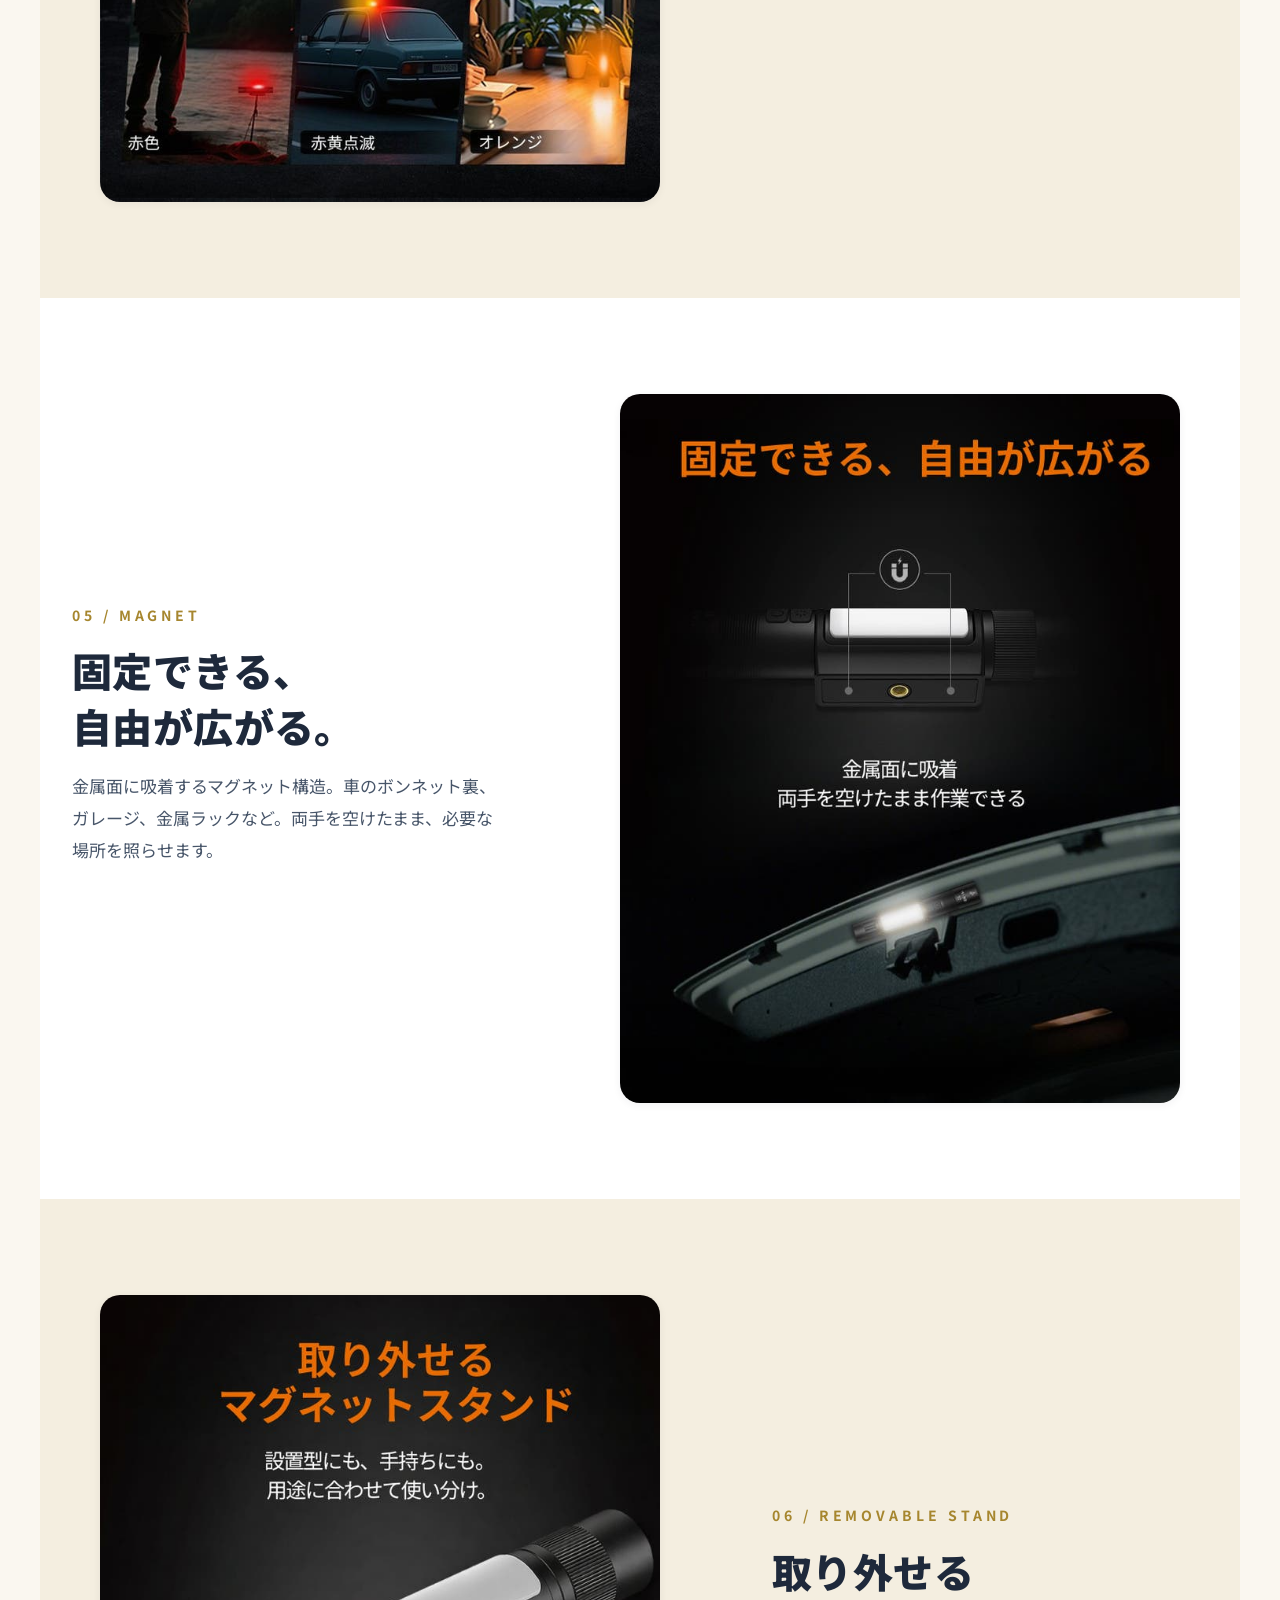
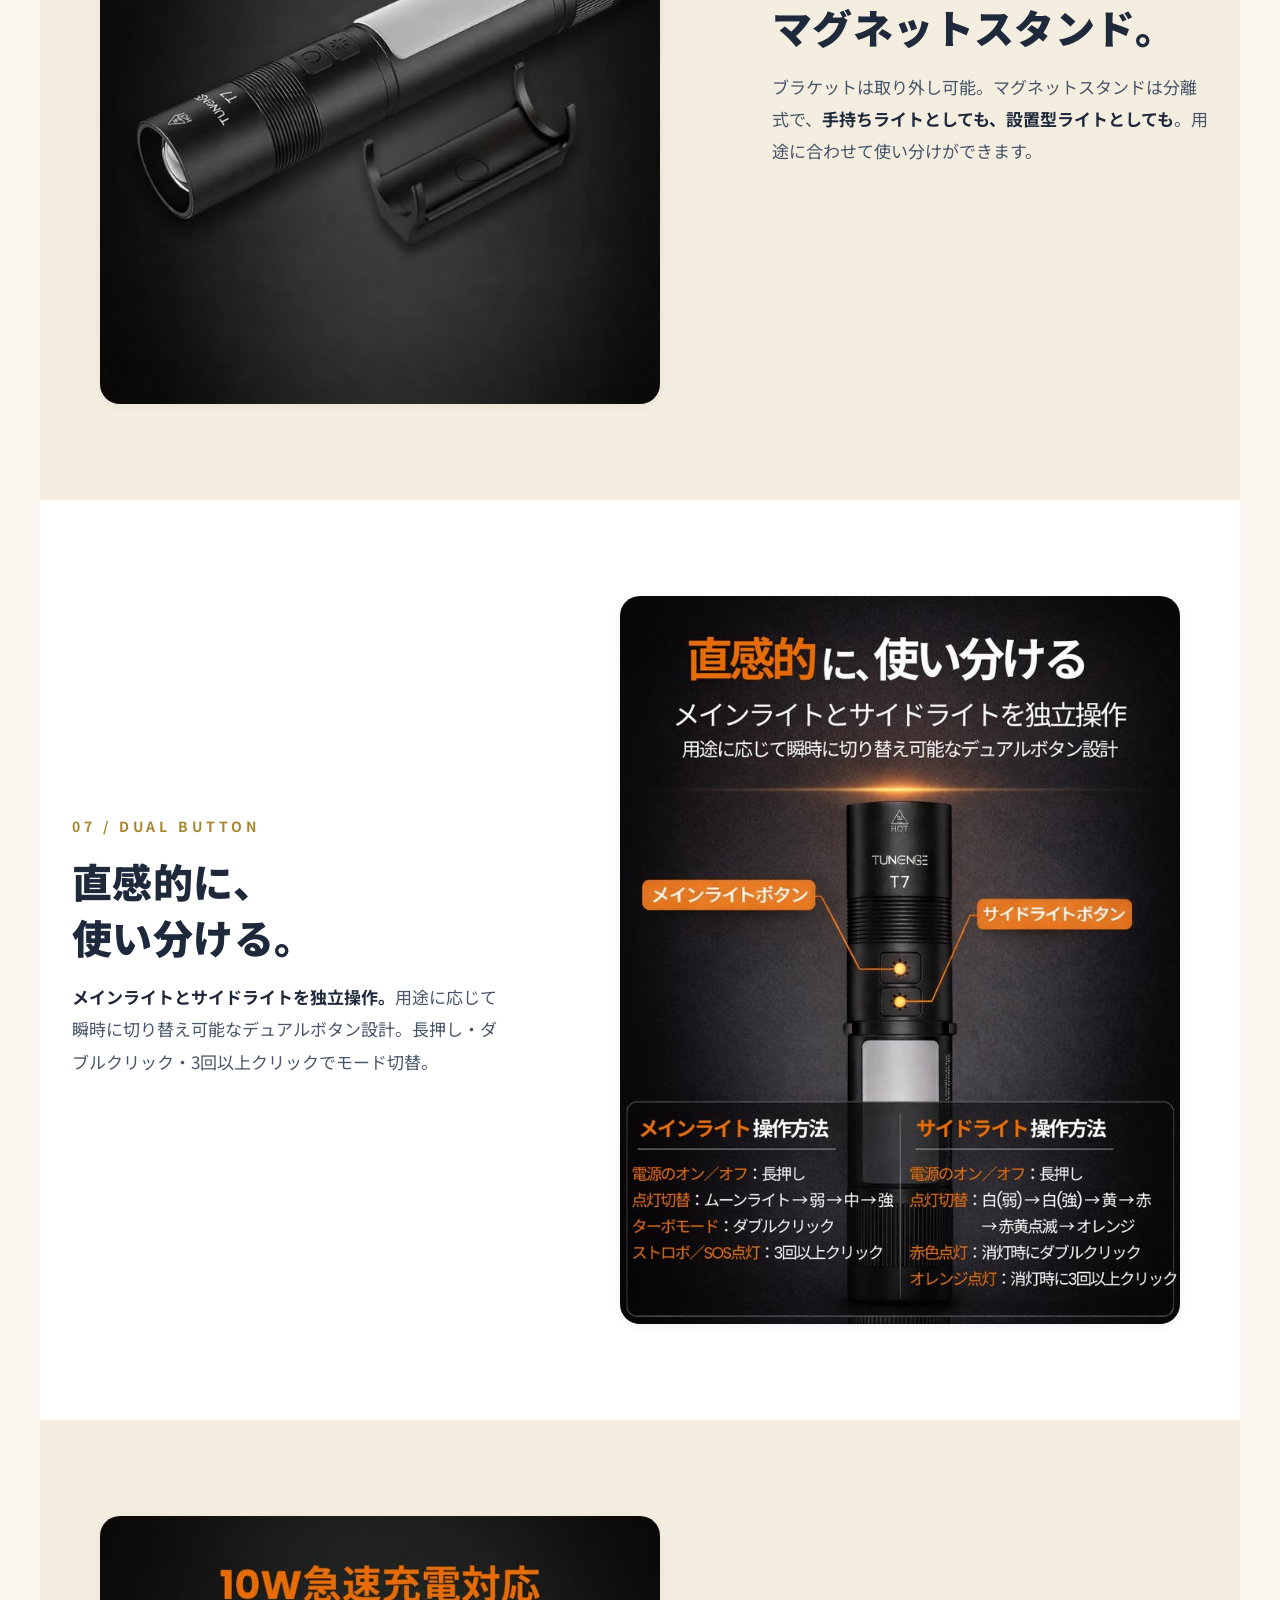
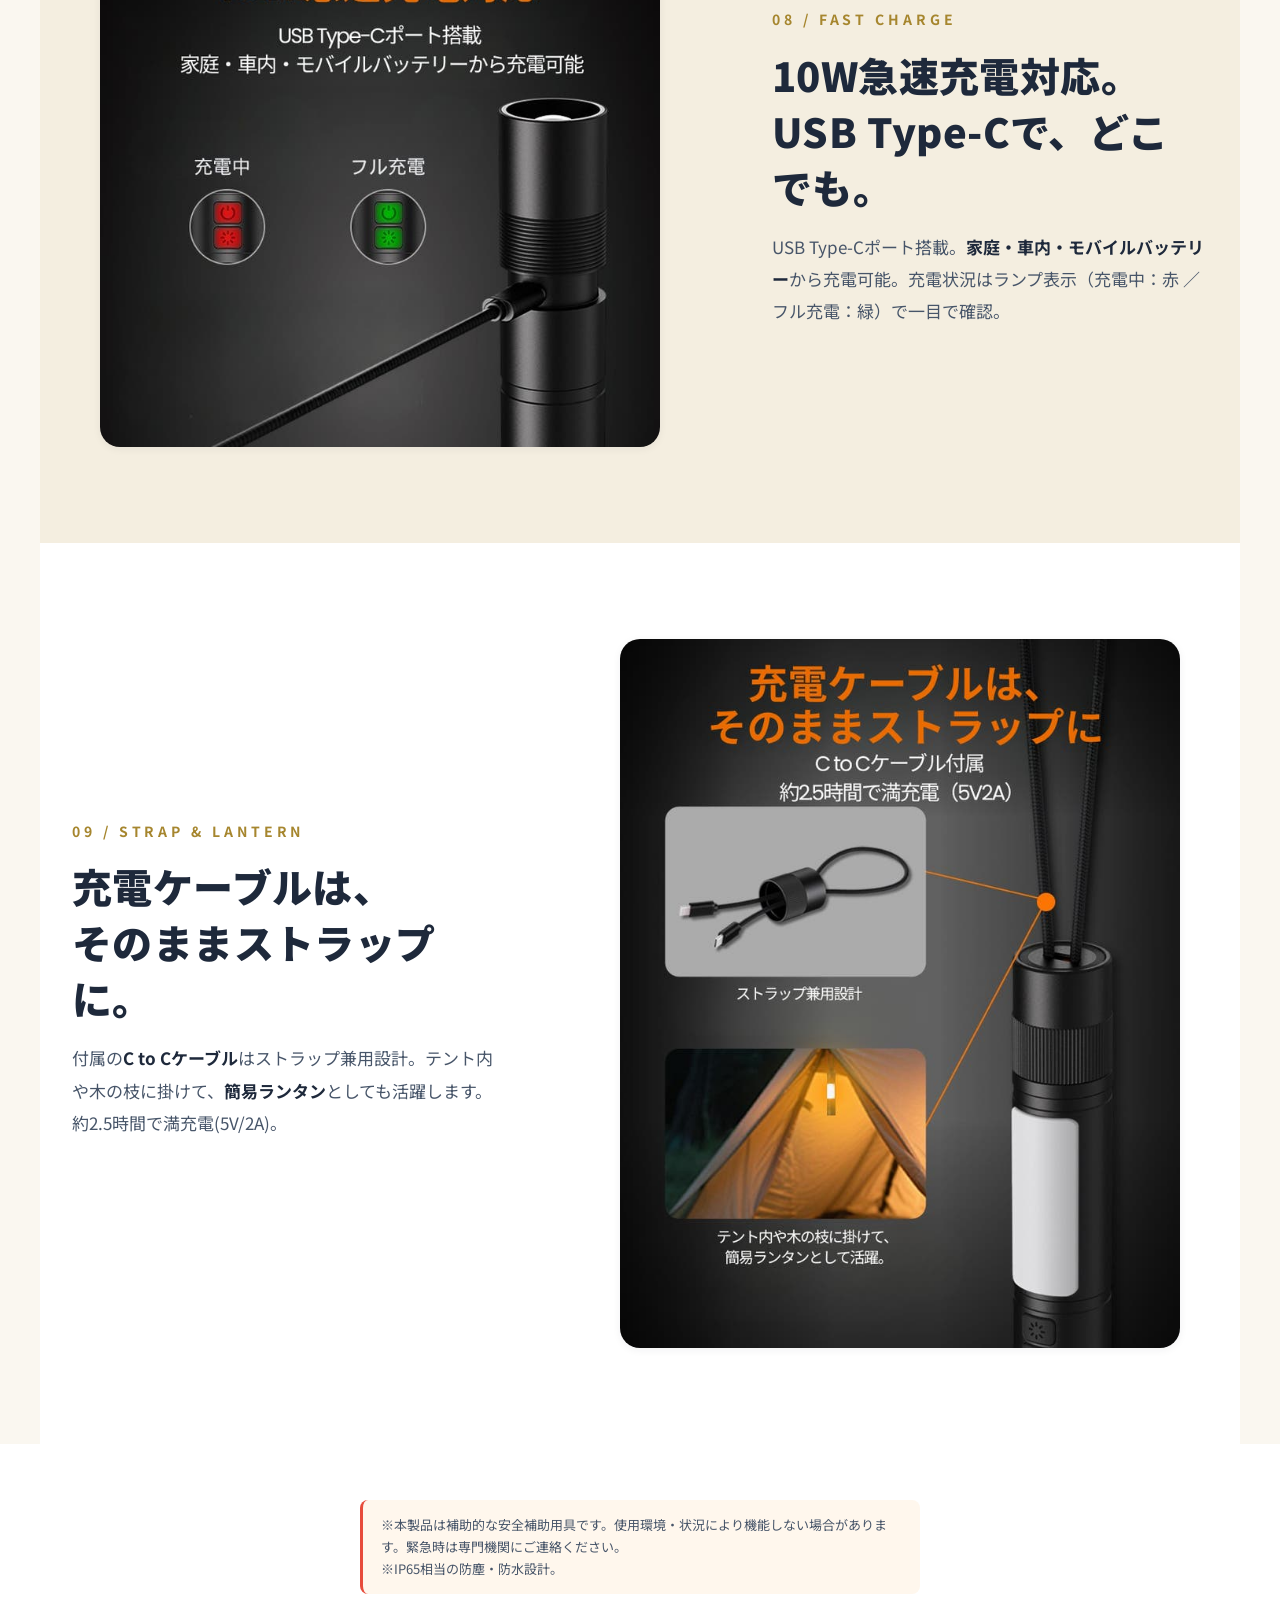
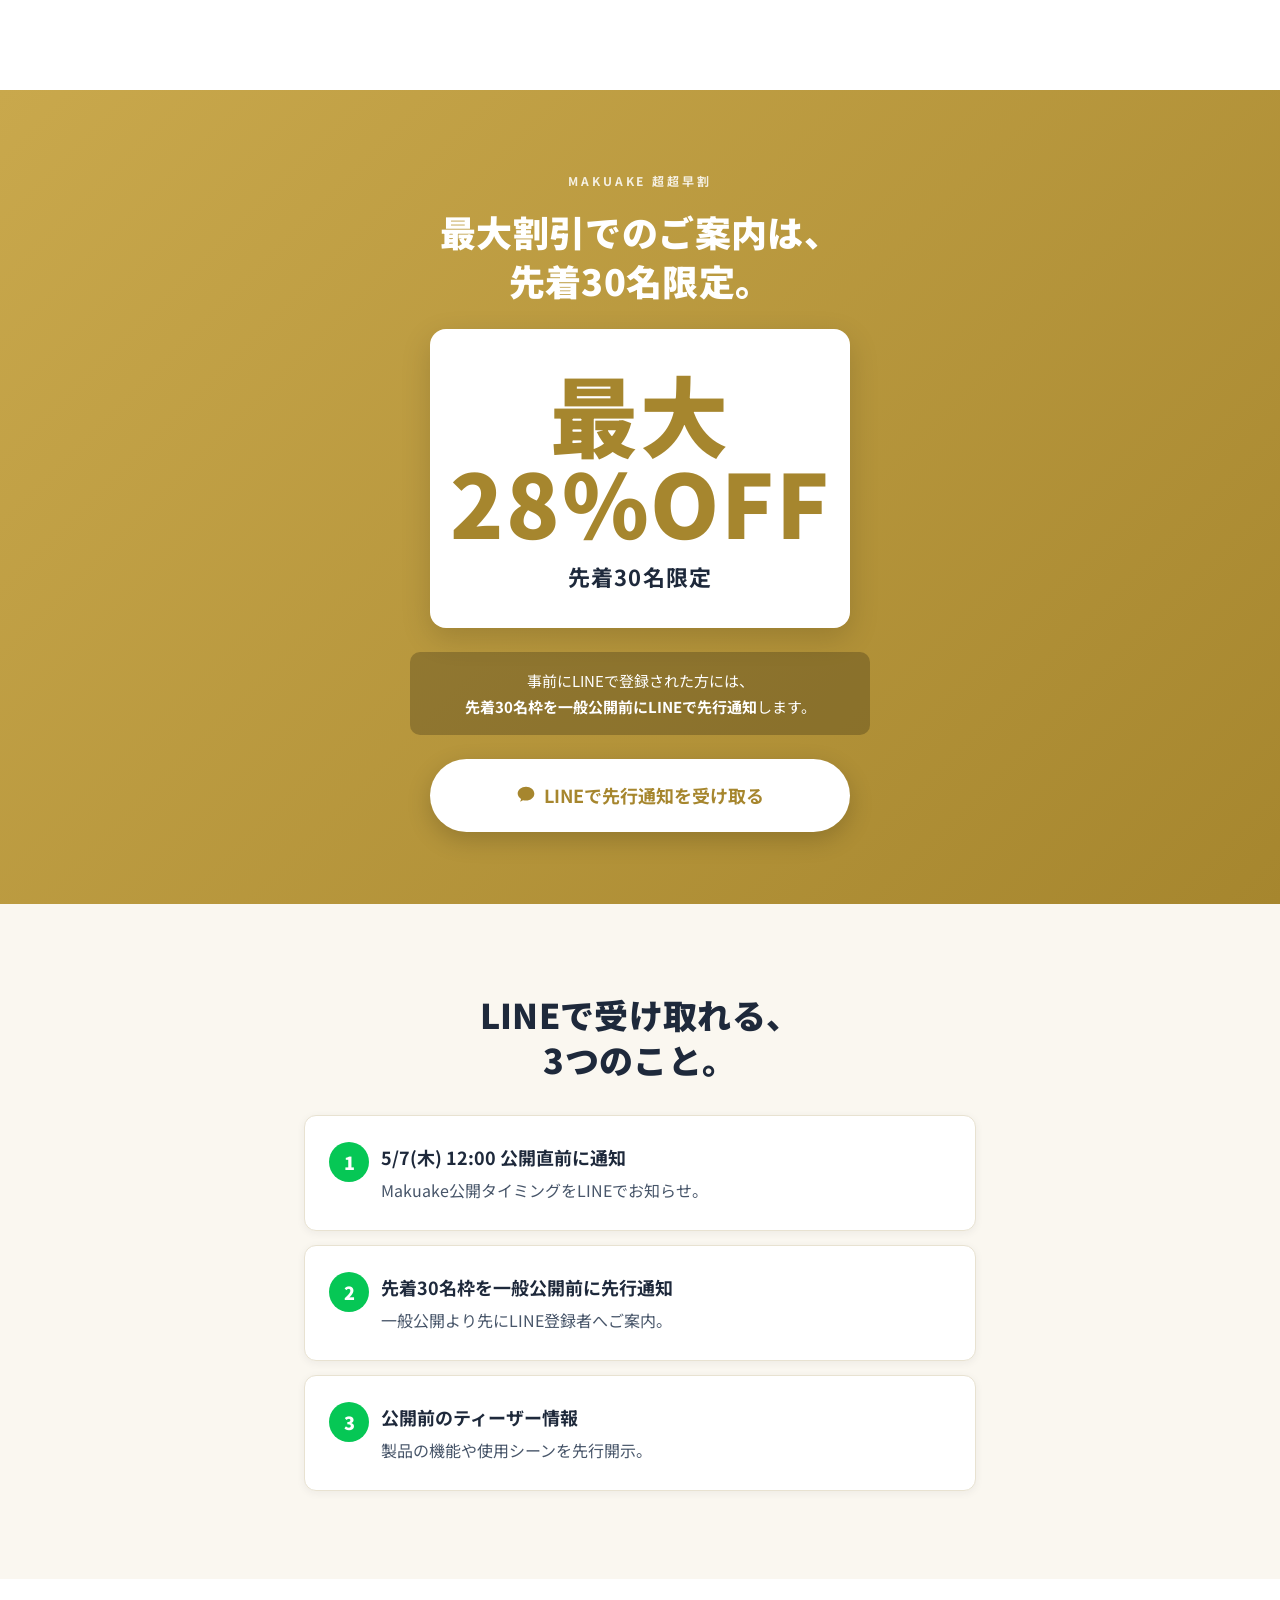
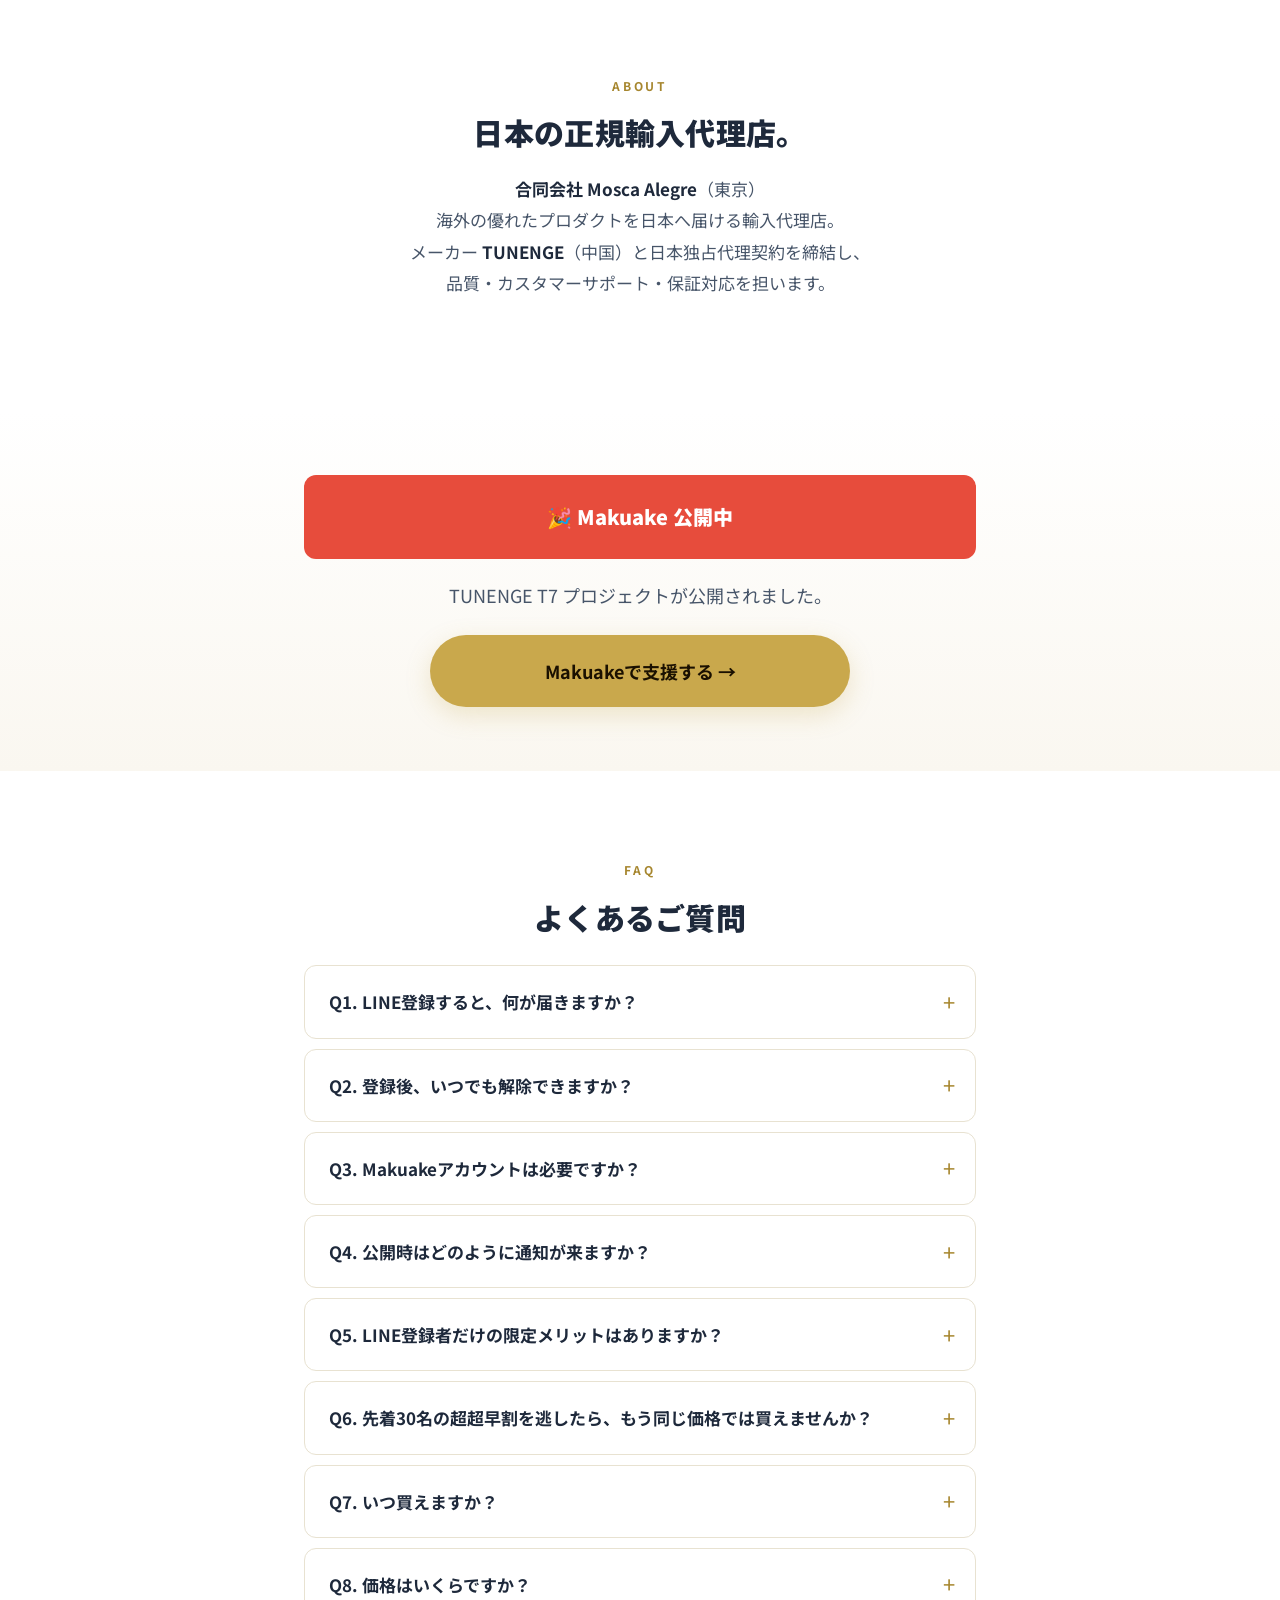
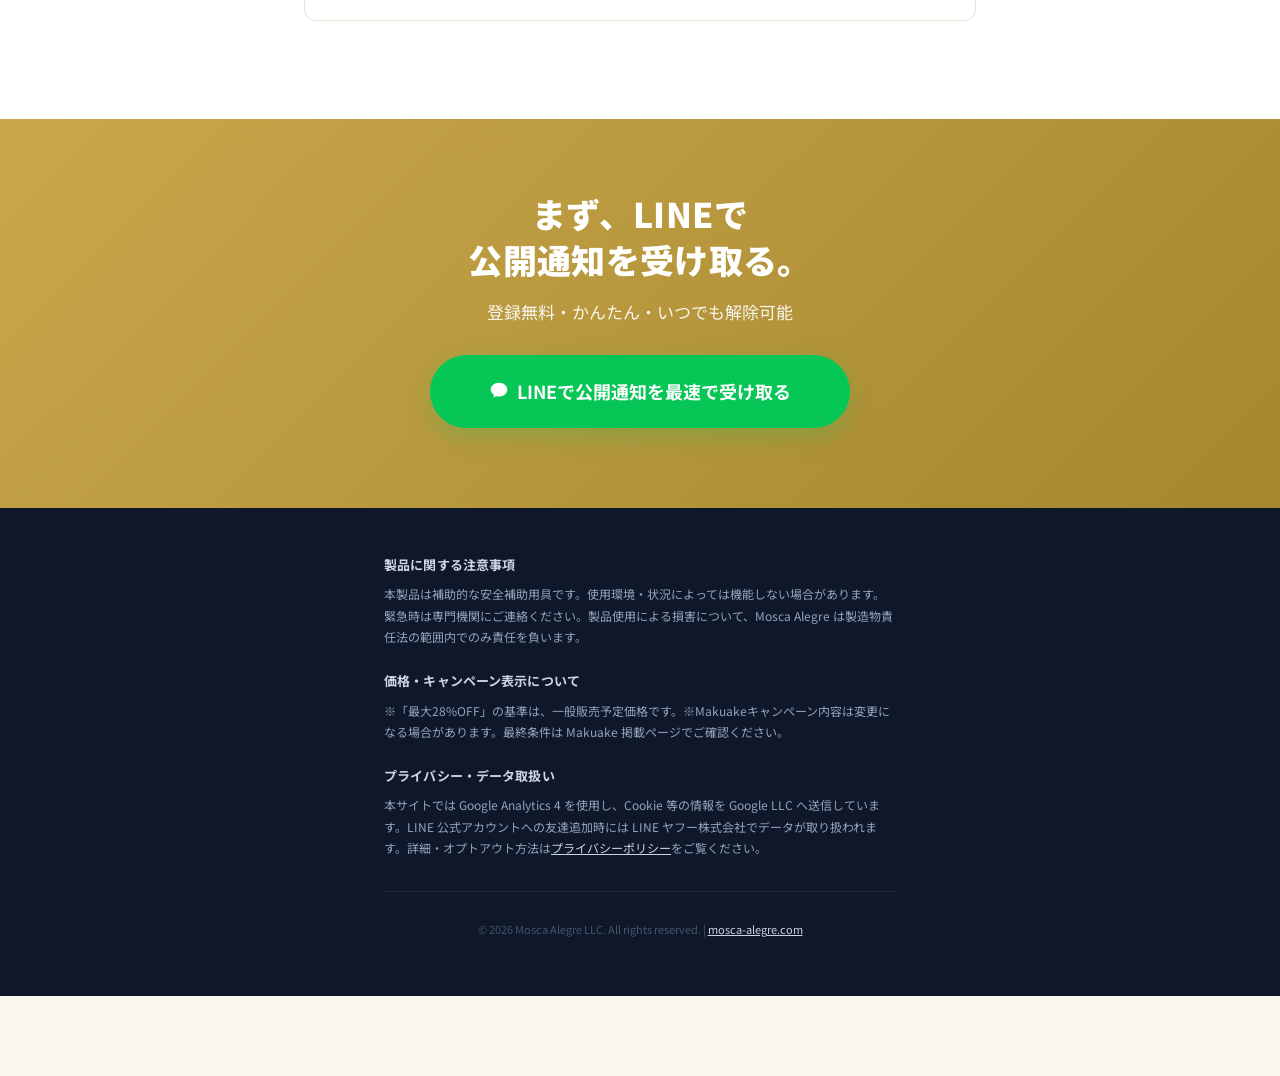
<file: os-t7/index.html>
<!DOCTYPE html>
<html lang="ja">
<head>
  <meta charset="UTF-8">
  <meta name="viewport" content="width=device-width, initial-scale=1.0">
  <meta name="robots" content="noindex, nofollow">
  <title>TUNENGE T7 | Makuake 先行公開</title>
  <meta http-equiv="refresh" content="0; url=/tunenge-t7/?utm_source=outdoor_pick_jp&utm_medium=profile&utm_campaign=tunenge_t7">
  <link rel="canonical" href="https://mosca-alegre.com/tunenge-t7/">
  <script>
    (function () {
      var target = '/tunenge-t7/?utm_source=outdoor_pick_jp&utm_medium=profile&utm_campaign=tunenge_t7';
      window.location.replace(target);
    })();
  </script>
  <style>
    body { font-family: system-ui, sans-serif; background: #FAF7F0; color: #222; margin: 0; padding: 40px 20px; text-align: center; }
    a { color: #C97A3F; }
  </style>
</head>
<body>
  <p>リダイレクト中...</p>
  <p>自動的に切り替わらない場合は <a href="/tunenge-t7/?utm_source=outdoor_pick_jp&utm_medium=profile&utm_campaign=tunenge_t7">こちら</a> をタップしてください。</p>
</body>
</html>
</file>
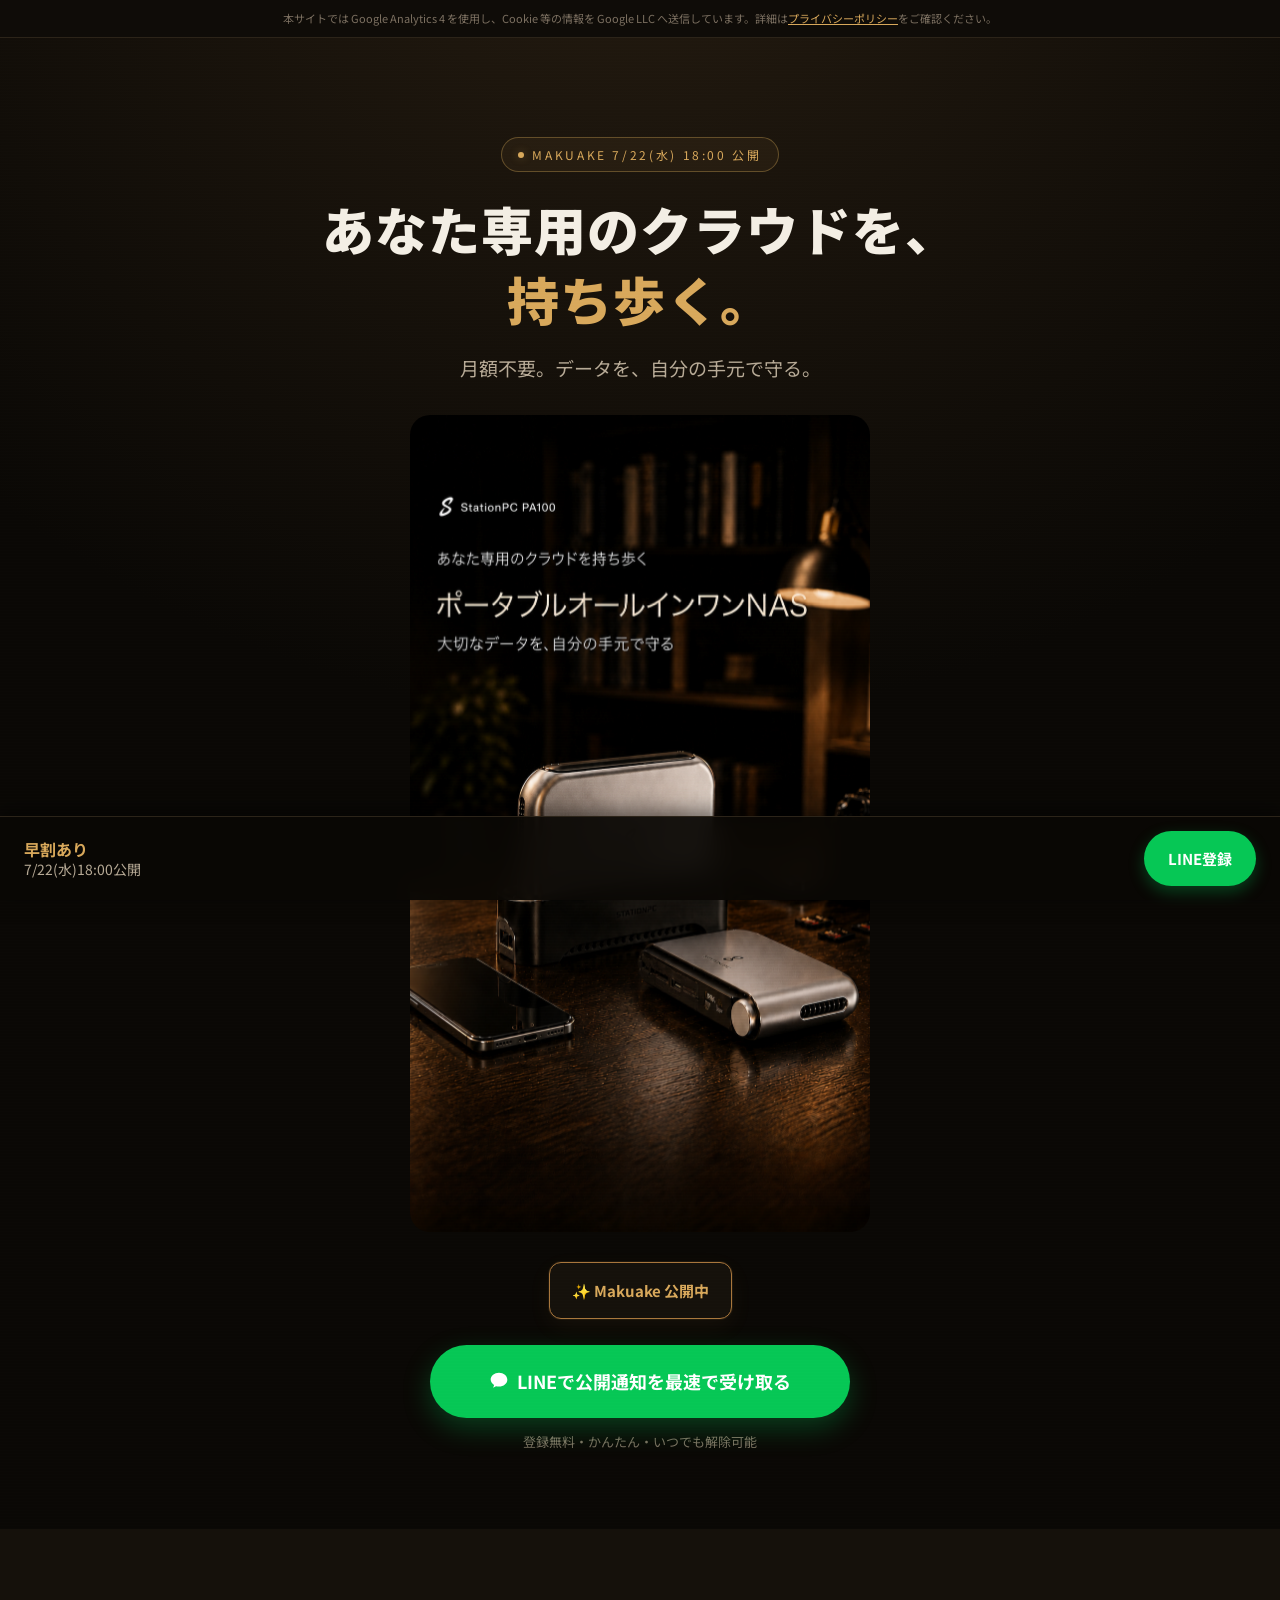
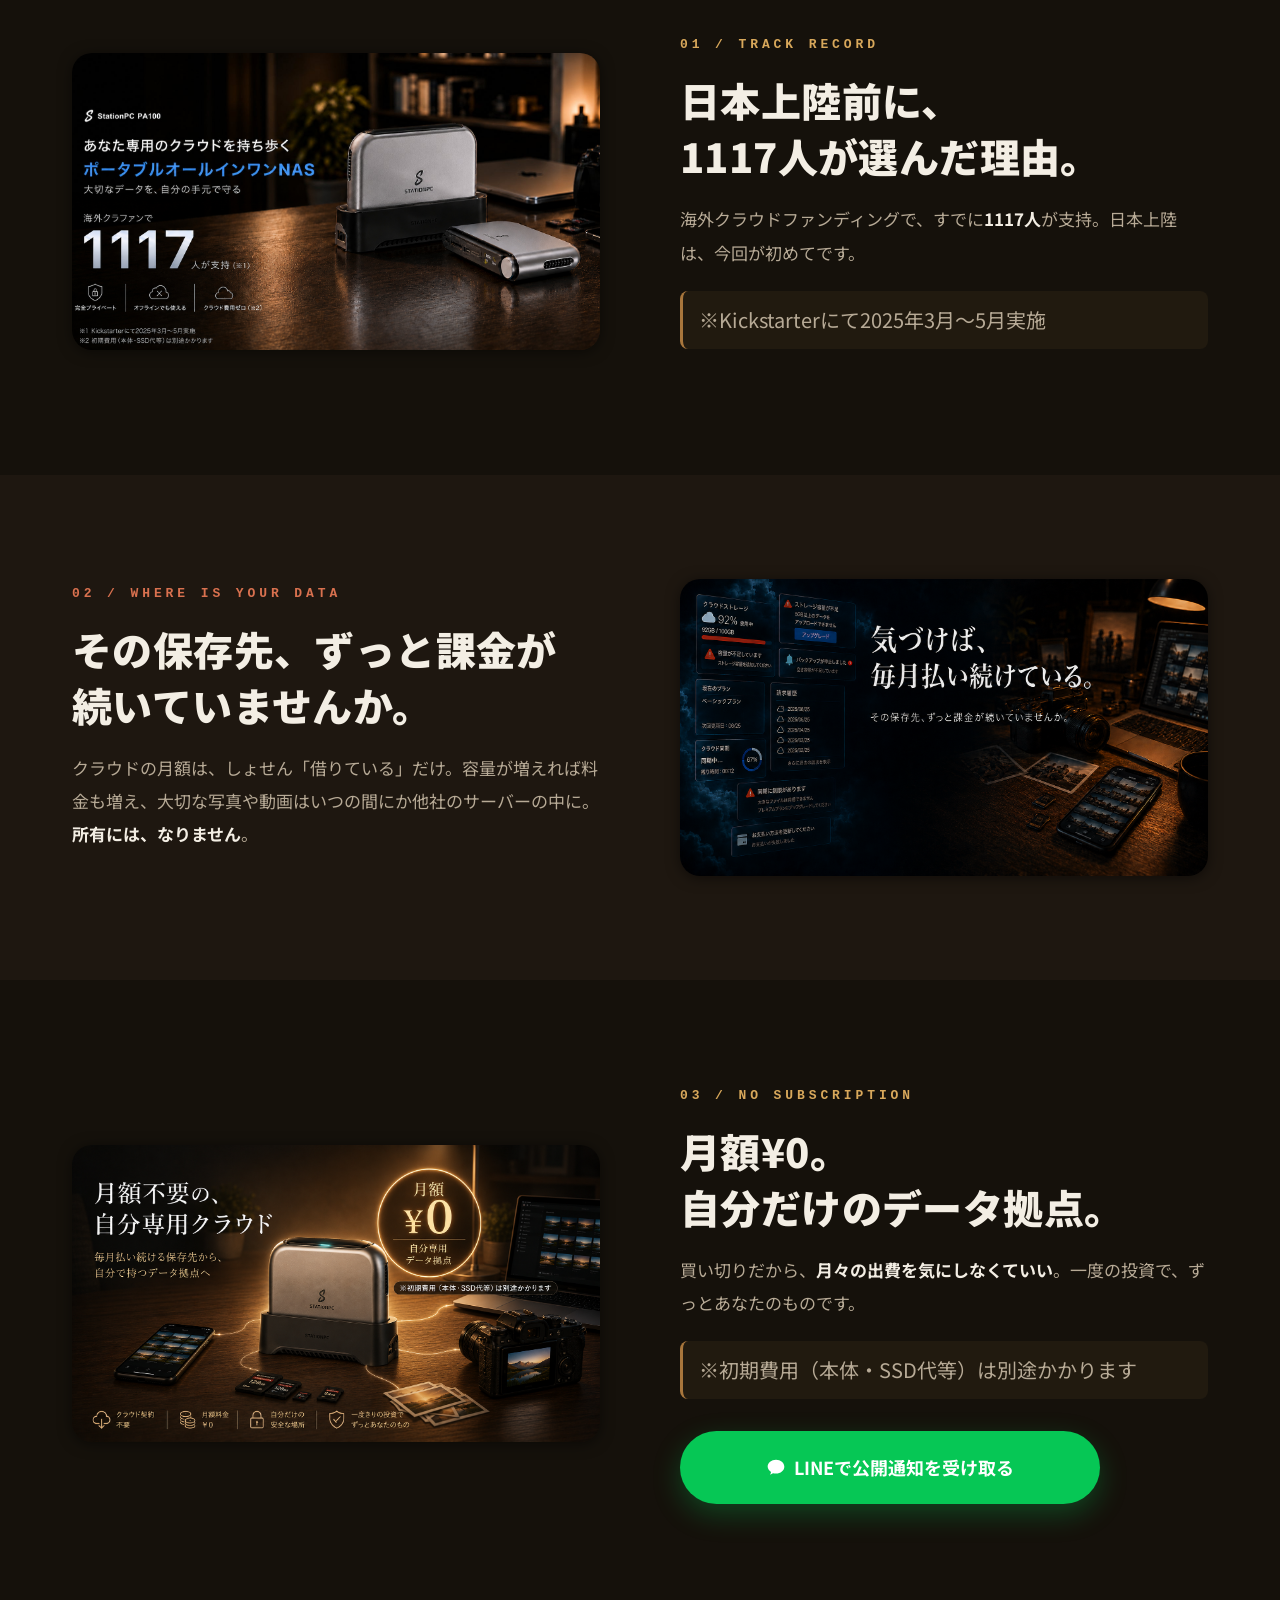
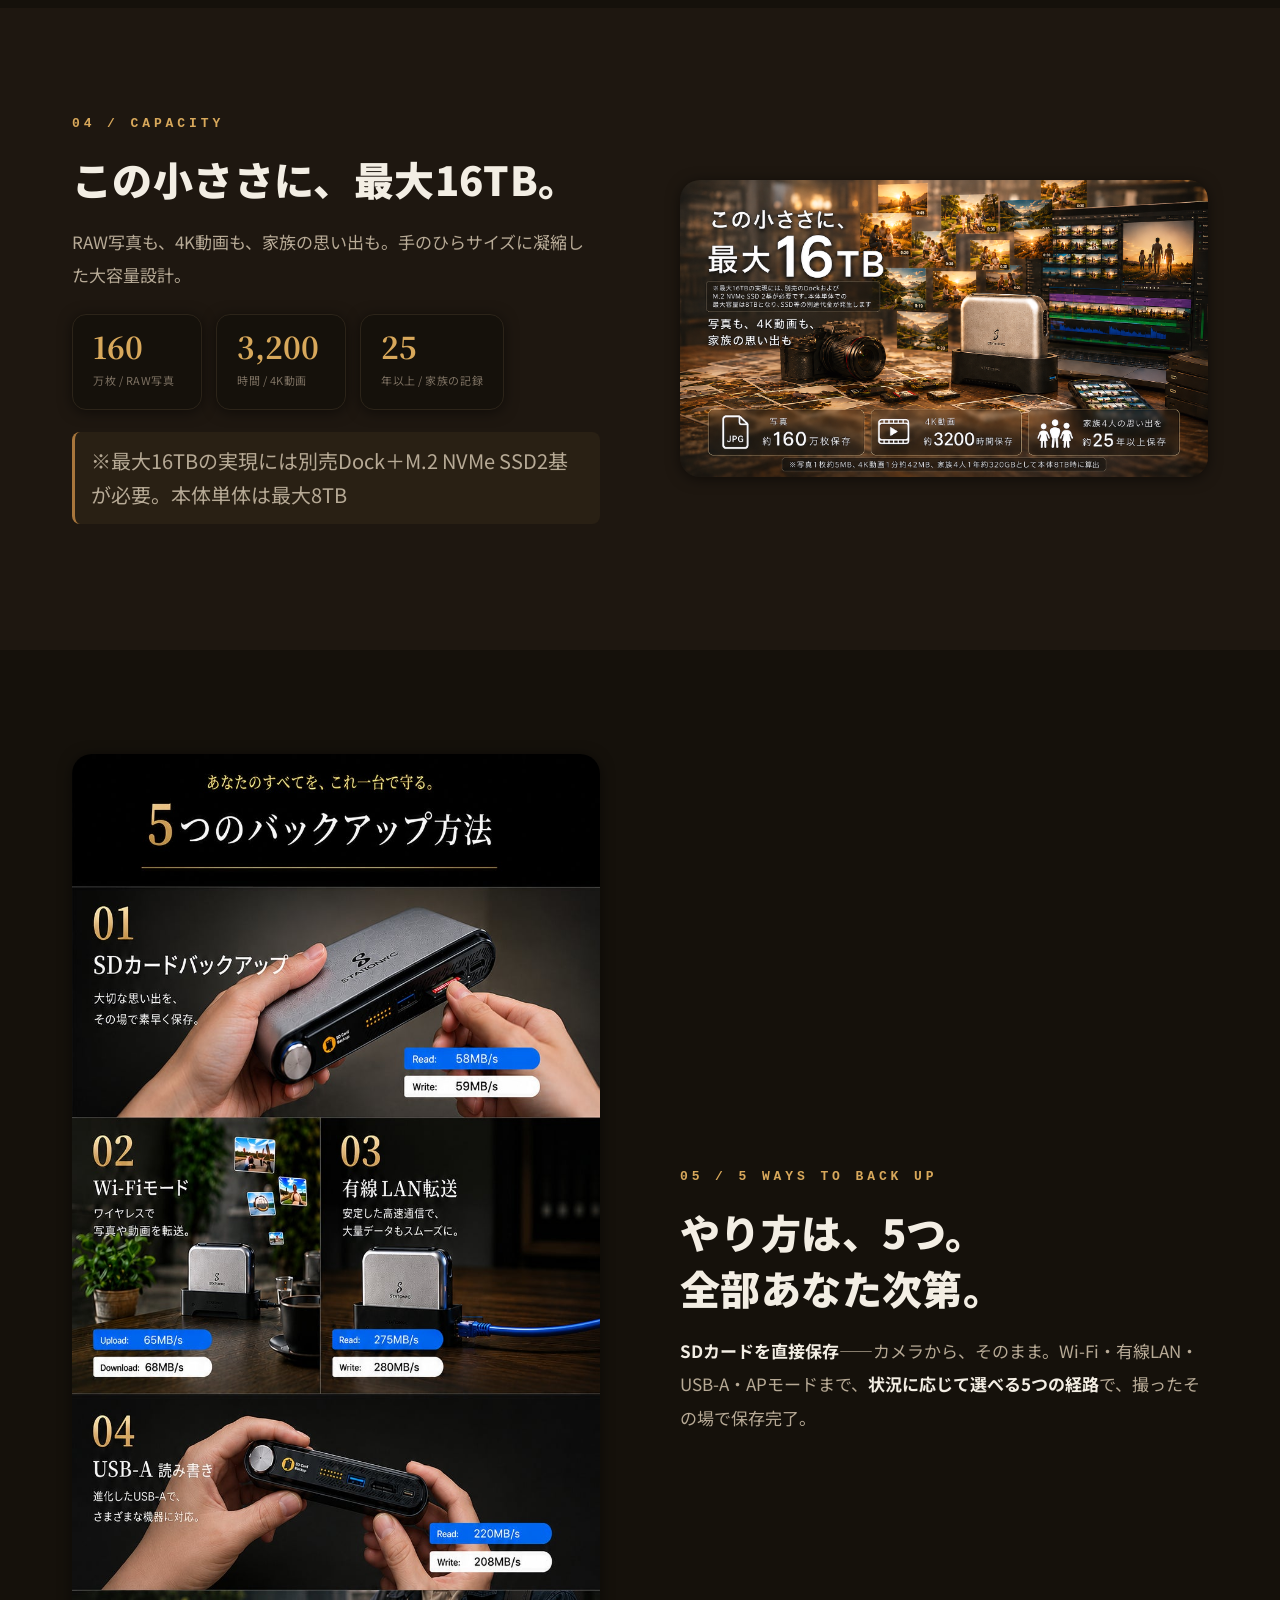
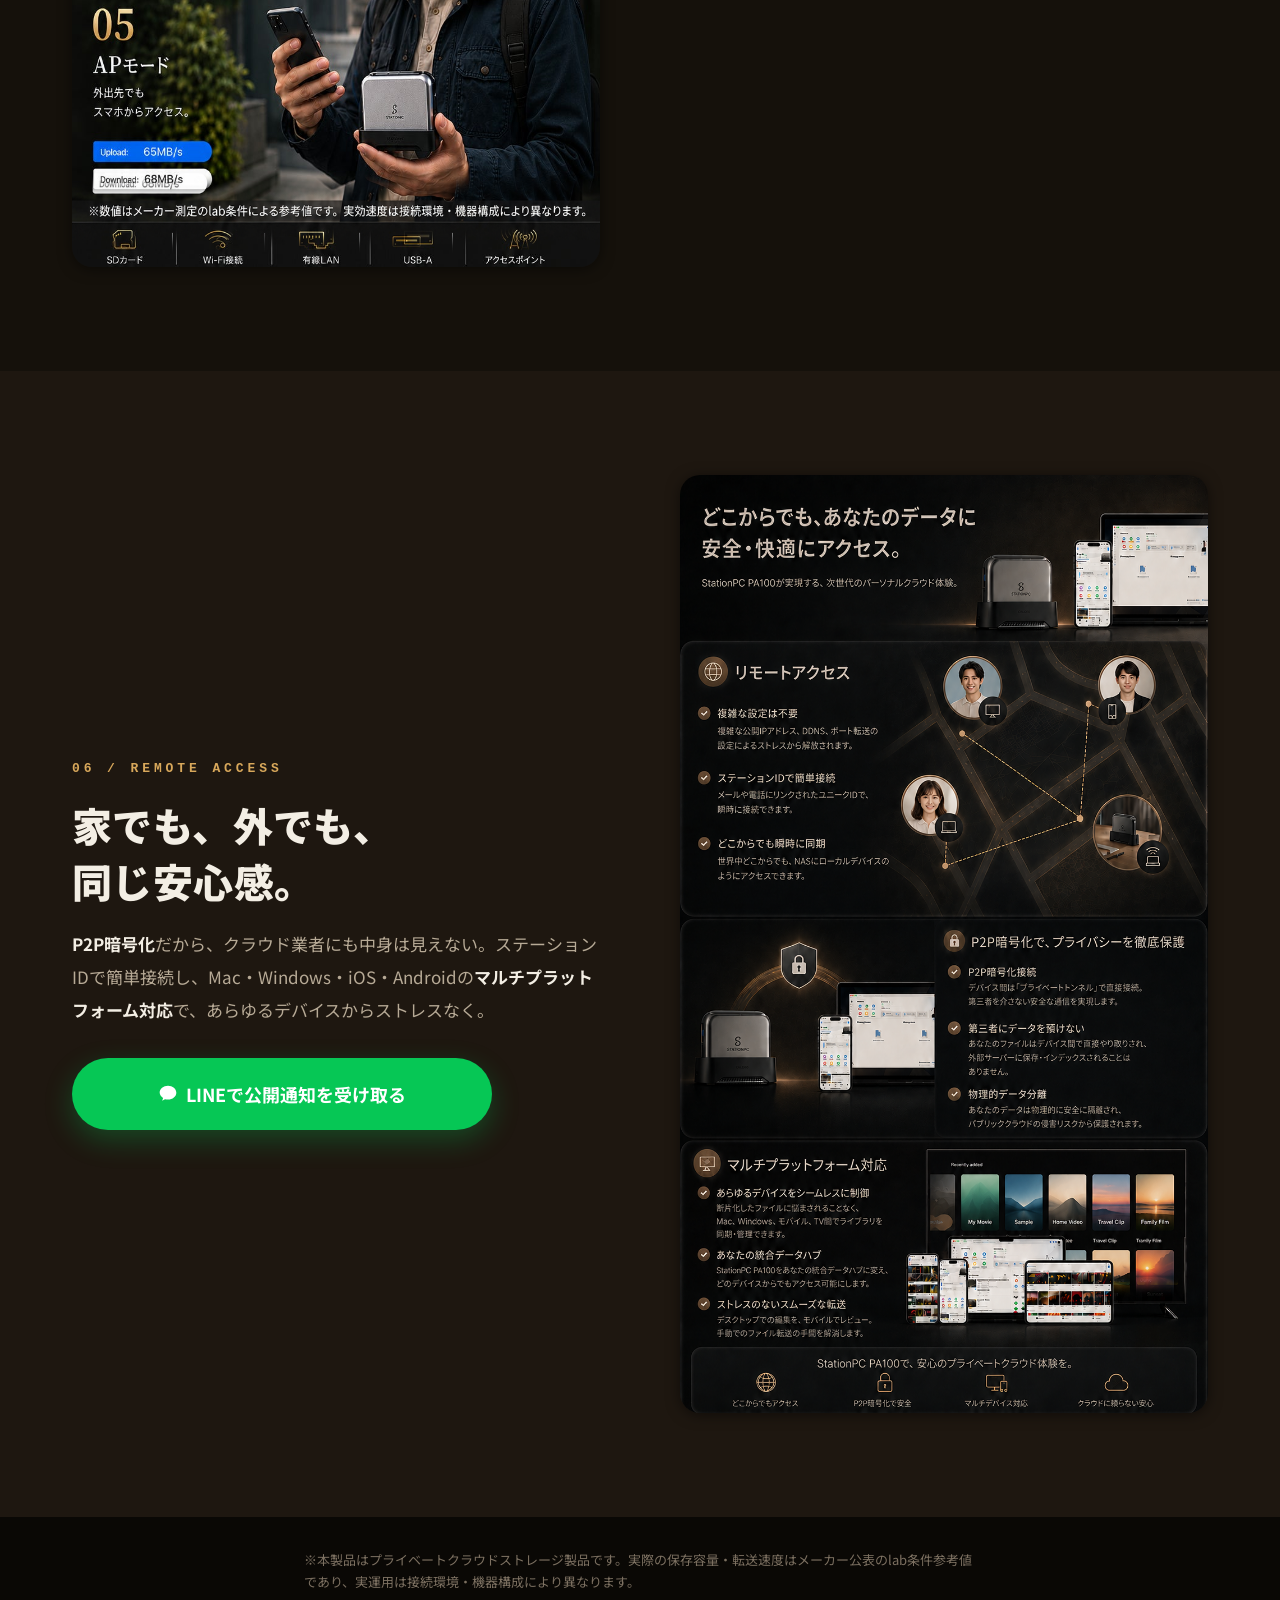
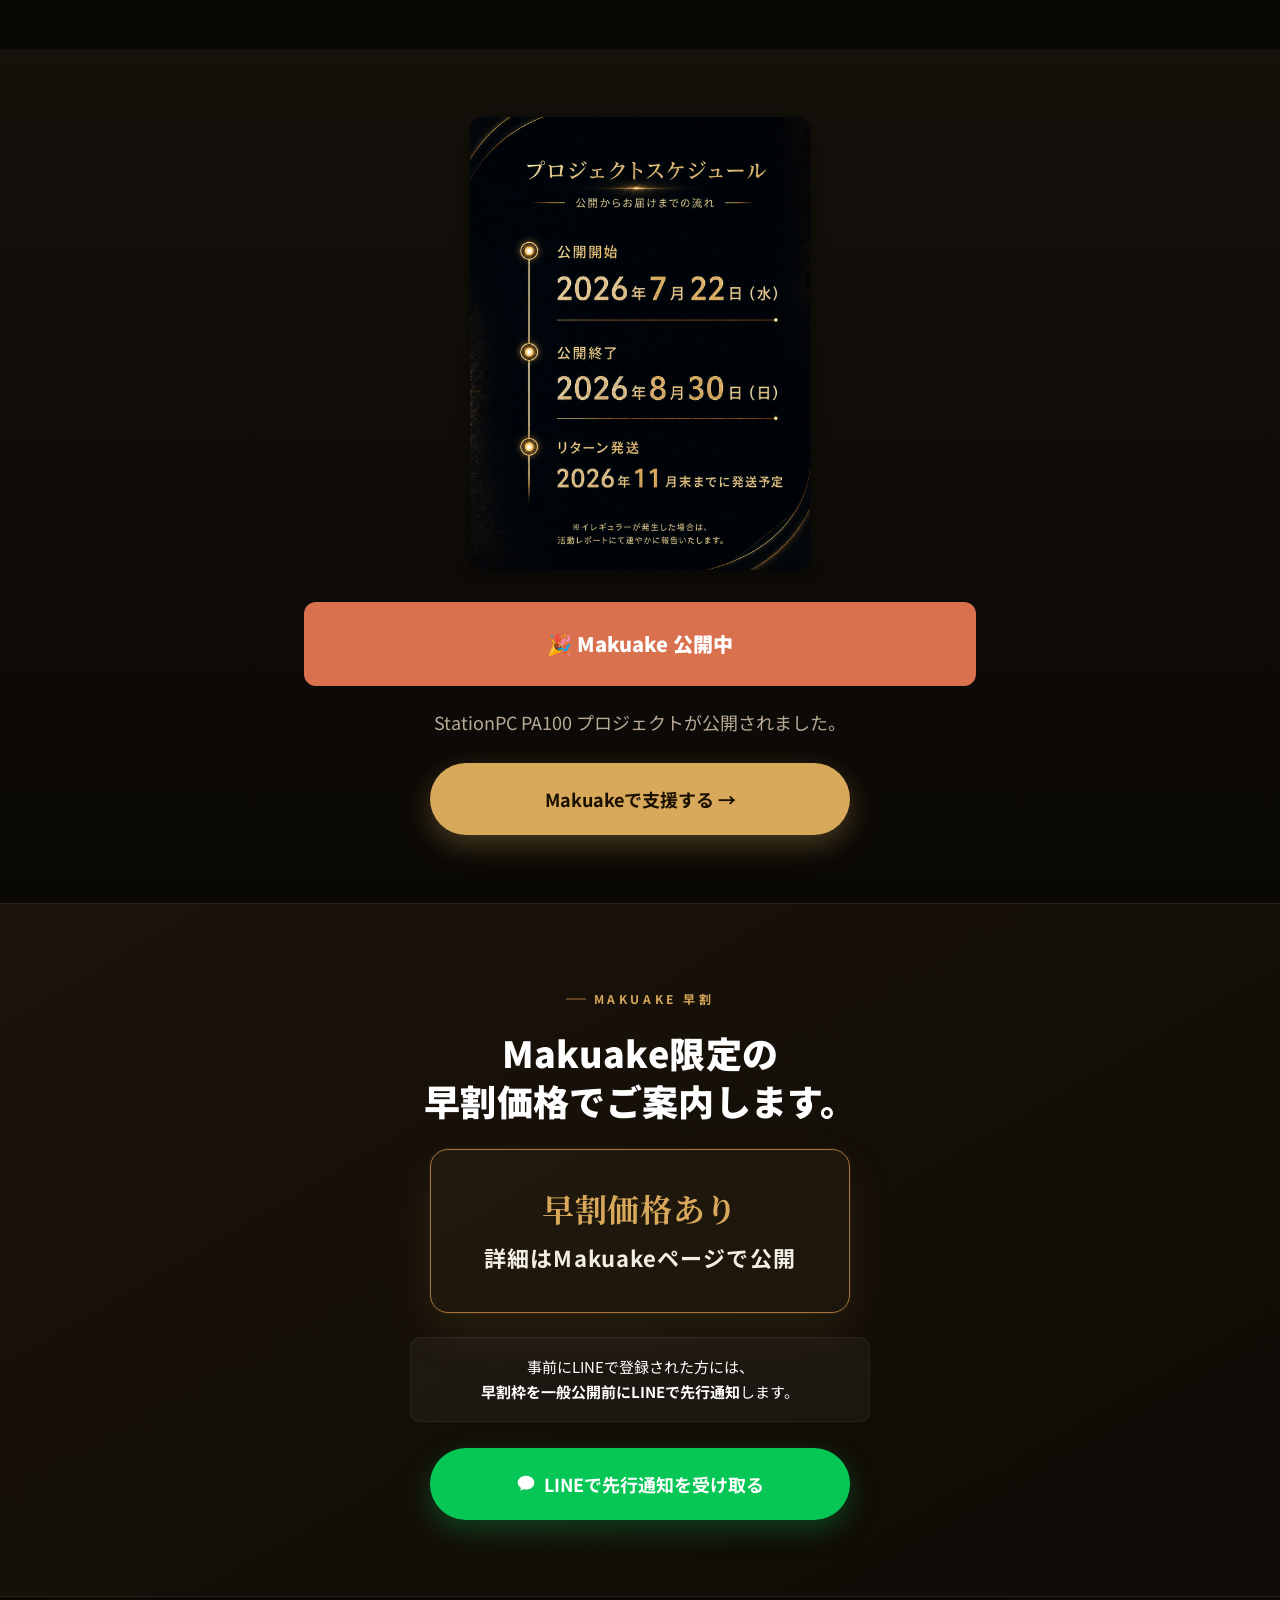
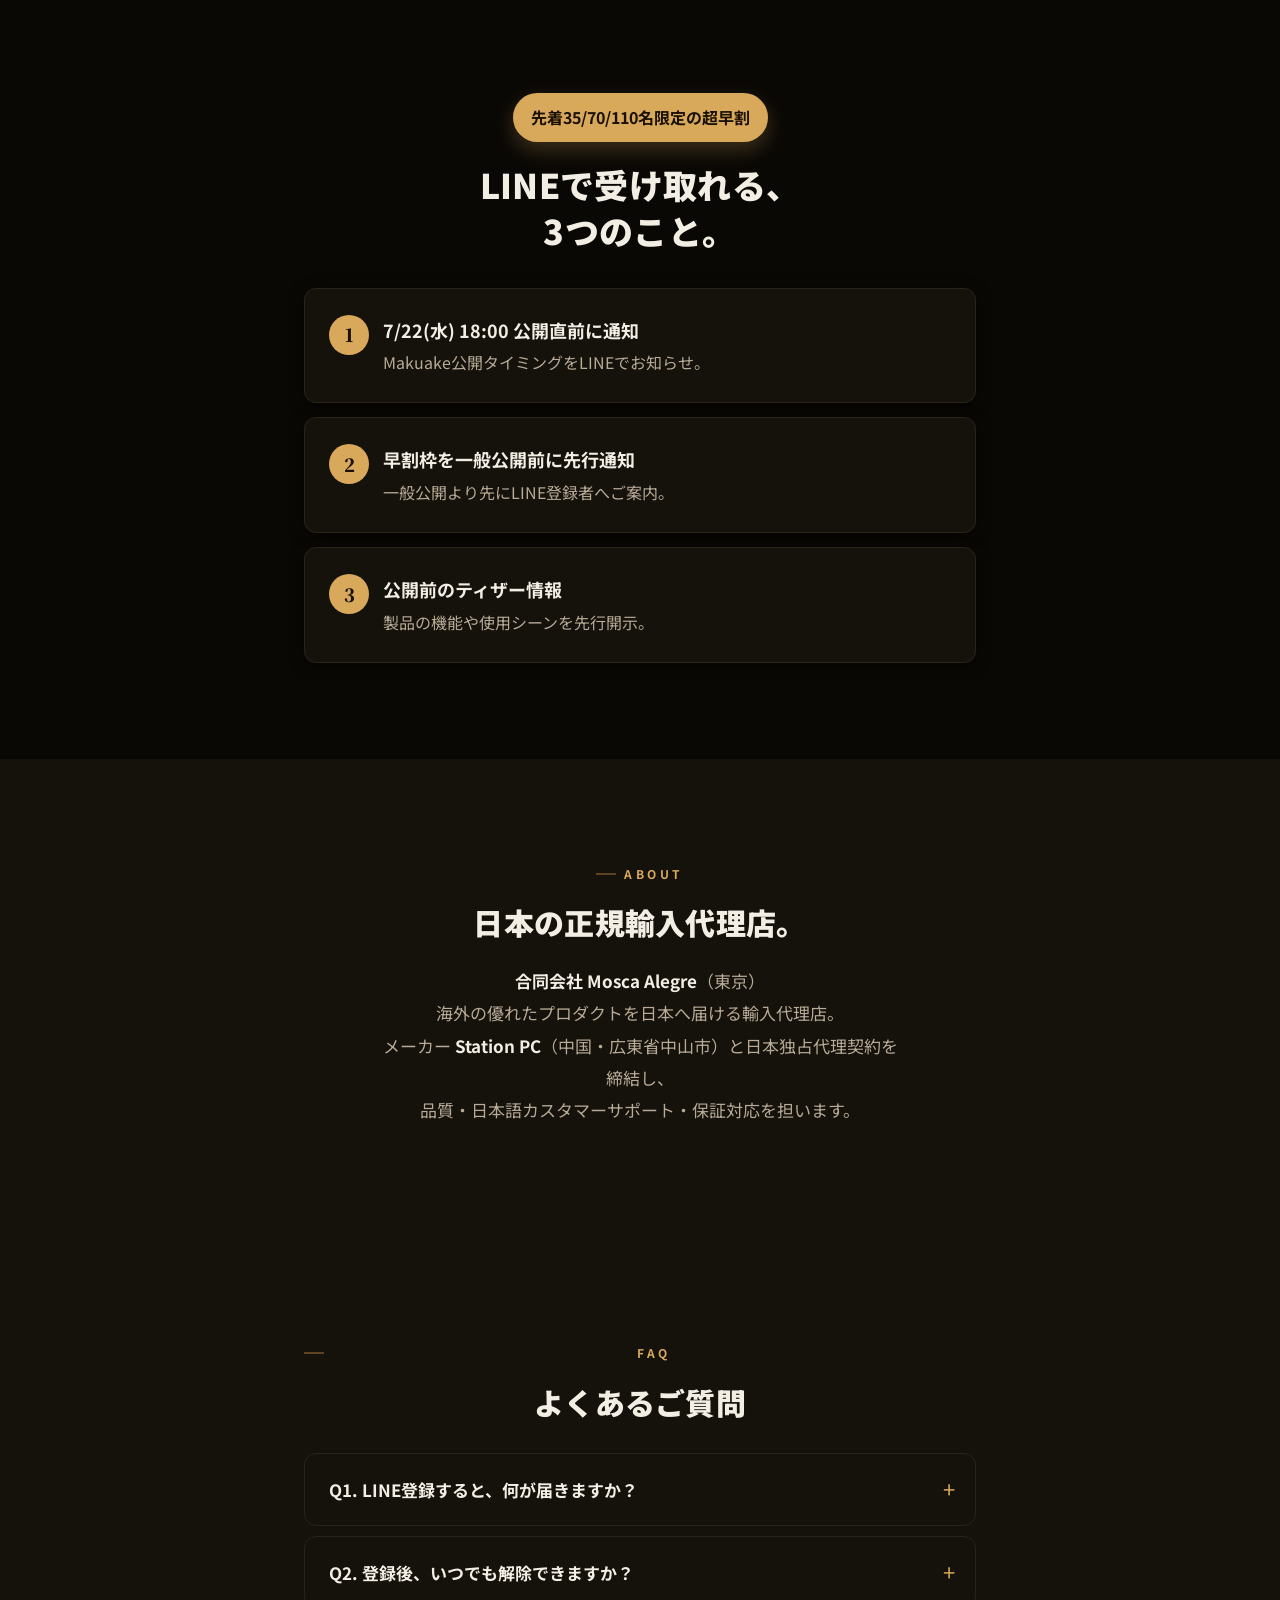
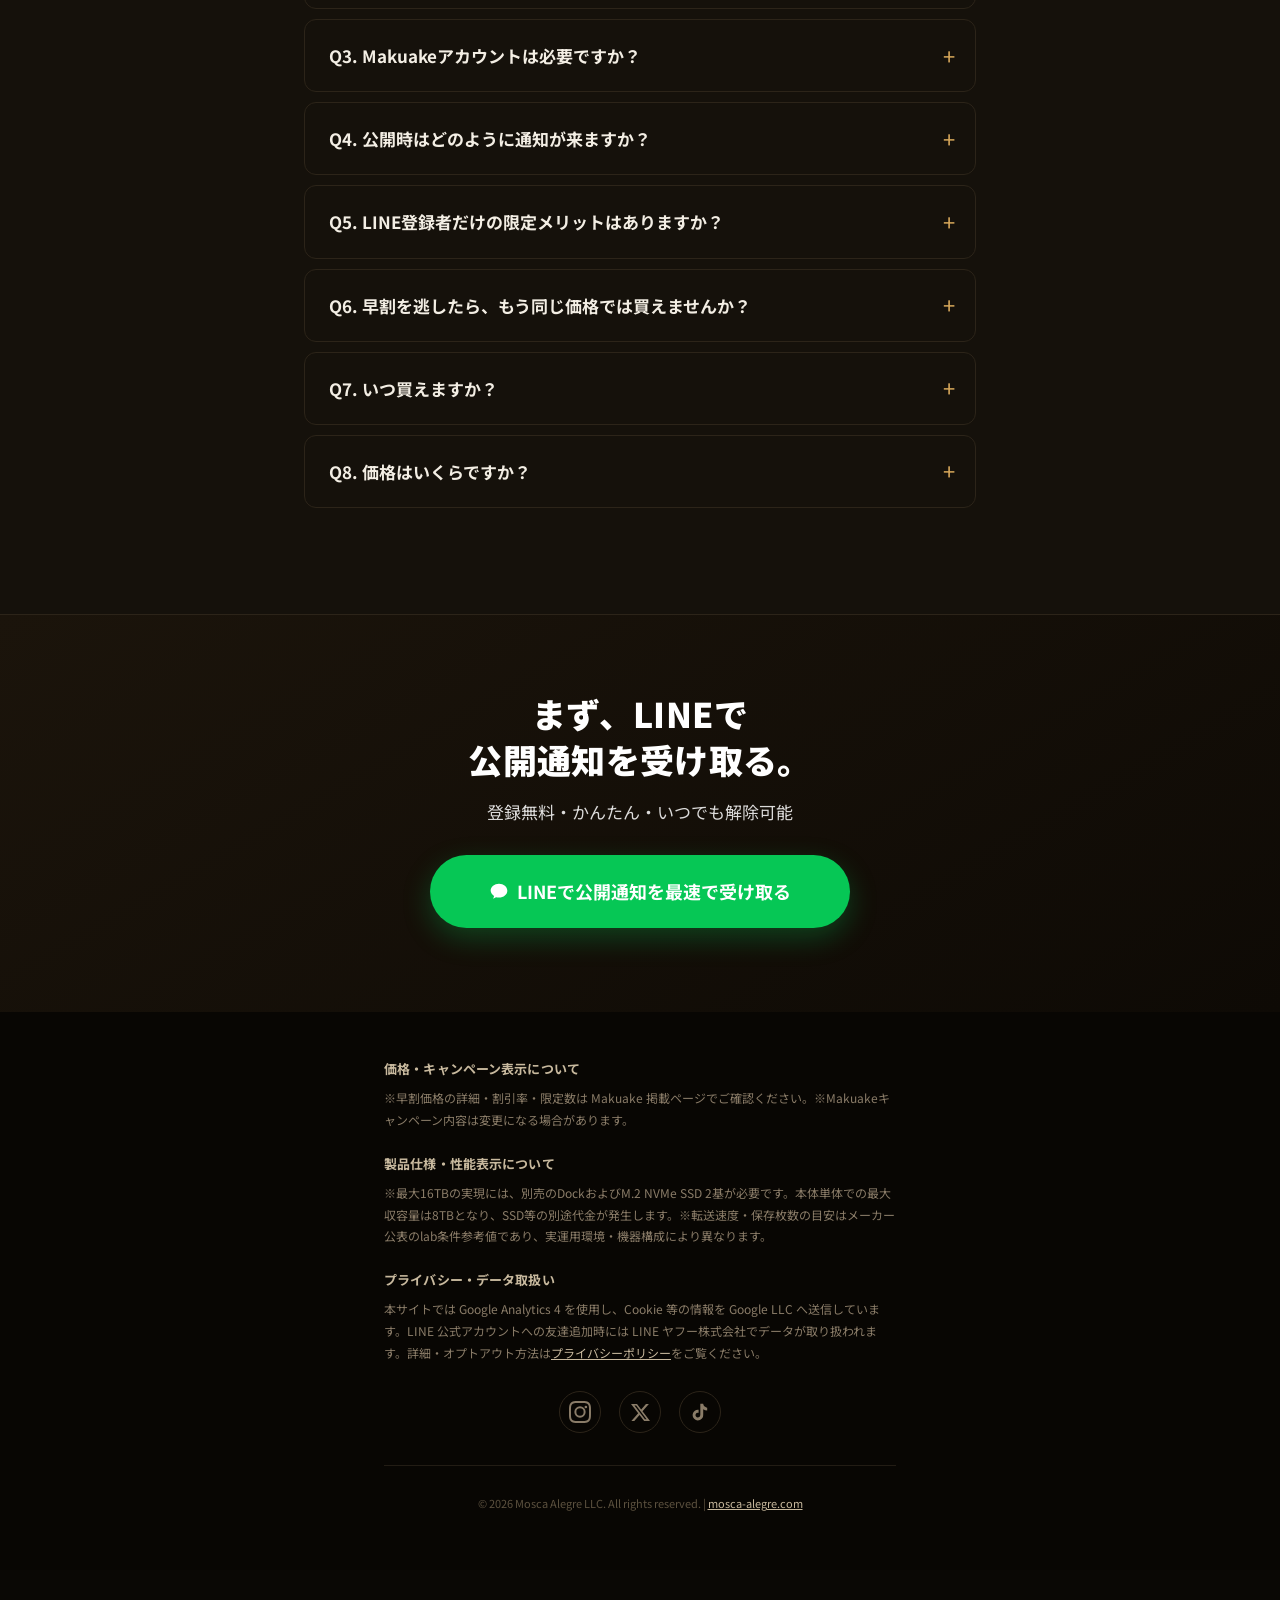
<file: pocketcloud/index.html>
<!DOCTYPE html>
<html lang="ja">
<head>
  <meta charset="UTF-8">
  <meta name="viewport" content="width=device-width, initial-scale=1.0">
  <meta name="robots" content="index, follow, max-image-preview:large">
  <title>StationPC PA100 | 手のひらサイズのポータブルNAS 日本初上陸 | Makuakeで7/22先行公開</title>
  <meta name="description" content="最大16TB×月額不要×5つのバックアップ×3200mAh×2電池——あなた専用のクラウドを、持ち歩く。SDカードから直接バックアップ、写真も動画も自分の手元で守る。StationPC PA100はMosca Alegre LLCが2026年7月22日(水) 18:00、Makuakeで日本初上陸。事前登録でLINE先行情報+早割のお知らせ。">
  <meta name="keywords" content="StationPC PA100, ポータブルNAS, プライベートクラウド, 手のひらサイズNAS, 16TB, SDカードバックアップ, M.2 NVMe SSD, 月額不要, Makuake, クラウドファンディング, Mosca Alegre, Station PC">
  <meta name="theme-color" content="#0A0805">
  <link rel="canonical" href="https://mosca-alegre.com/pocketcloud/">

  <!-- Open Graph -->
  <meta property="og:type" content="product">
  <meta property="og:title" content="StationPC PA100 | 手のひらサイズのポータブルNAS 日本初上陸 | Makuakeで7/22先行公開">
  <meta property="og:description" content="最大16TB×月額不要×5つのバックアップ×交換式バッテリーを手のひらに。2026年7月22日Makuake公開。">
  <meta property="og:url" content="https://mosca-alegre.com/pocketcloud/">
  <meta property="og:image" content="https://mosca-alegre.com/pocketcloud/images/hero-main.png">
  <meta property="og:locale" content="ja_JP">
  <meta property="og:site_name" content="Mosca Alegre">

  <!-- Twitter Card -->
  <meta name="twitter:card" content="summary_large_image">
  <meta name="twitter:title" content="StationPC PA100 | 手のひらサイズのポータブルNAS 日本初上陸">
  <meta name="twitter:description" content="最大16TB×月額不要×5つのバックアップ×交換式バッテリーを手のひらに。Makuake 7/22公開。">
  <meta name="twitter:image" content="https://mosca-alegre.com/pocketcloud/images/hero-main.png">

  <link rel="preconnect" href="https://fonts.googleapis.com">
  <link rel="preconnect" href="https://fonts.gstatic.com" crossorigin>
  <link href="https://fonts.googleapis.com/css2?family=Noto+Serif+JP:wght@600;700;900&family=Noto+Sans+JP:wght@400;500;600;700;900&display=swap" rel="stylesheet">
  <link rel="icon" type="image/png" sizes="32x32" href="/images/favicon-32.png">
  <link rel="shortcut icon" href="/images/favicon.ico">

  <!-- Meta Pixel Code -->
  <script>
  !function(f,b,e,v,n,t,s)
  {if(f.fbq)return;n=f.fbq=function(){n.callMethod?
  n.callMethod.apply(n,arguments):n.queue.push(arguments)};
  if(!f._fbq)f._fbq=n;n.push=n;n.loaded=!0;n.version='2.0';
  n.queue=[];t=b.createElement(e);t.async=!0;
  t.src=v;s=b.getElementsByTagName(e)[0];
  s.parentNode.insertBefore(t,s)}(window, document,'script',
  'https://connect.facebook.net/en_US/fbevents.js');
  fbq('init', '590821279994578');
  fbq('track', 'PageView');
  </script>
  <noscript><img height="1" width="1" style="display:none"
  src="https://www.facebook.com/tr?id=590821279994578&ev=PageView&noscript=1"
  /></noscript>
  <!-- End Meta Pixel Code -->

  <!-- JSON-LD: Product -->
  <script type="application/ld+json">
  {
    "@context": "https://schema.org",
    "@type": "Product",
    "name": "StationPC PA100",
    "description": "手のひらサイズのポータブルNAS（プライベートクラウド）。最大16TB、月額不要、5つのバックアップ方法、SDカードから直接バックアップ、交換式バッテリーを搭載。写真・動画・大切なデータを自分の手元で守る。",
    "brand": {"@type": "Brand", "name": "StationPC"},
    "manufacturer": {"@type": "Organization", "name": "Station PC"},
    "category": "Portable NAS / Personal Cloud Storage",
    "image": "https://mosca-alegre.com/pocketcloud/images/hero-main.png",
    "offers": {
      "@type": "AggregateOffer",
      "priceCurrency": "JPY",
      "availability": "https://schema.org/PreOrder",
      "seller": {"@type": "Organization", "name": "Mosca Alegre LLC", "url": "https://mosca-alegre.com/"}
    }
  }
  </script>

  <!-- JSON-LD: Organization -->
  <script type="application/ld+json">
  {
    "@context": "https://schema.org",
    "@type": "Organization",
    "name": "Mosca Alegre LLC",
    "url": "https://mosca-alegre.com/",
    "logo": "https://mosca-alegre.com/images/logo.png",
    "email": "info@mosca-alegre.com",
    "description": "海外メーカーの日本市場エントリーを支援する合同会社。Makuake等のクラウドファンディングで海外製品の日本初上陸をサポート。",
    "address": {"@type": "PostalAddress", "addressLocality": "Tokyo", "addressCountry": "JP"}
  }
  </script>

  <script async src="https://www.googletagmanager.com/gtag/js?id=G-PLACEHOLDER"></script>
  <script>
    window.dataLayer = window.dataLayer || [];
    function gtag(){dataLayer.push(arguments);}
    gtag('js', new Date());
    gtag('config', 'G-PLACEHOLDER', {'page_path': window.location.pathname + window.location.search});
  </script>

  <style>
    :root {
      /* Dark × Gold-bronze palette (matches Makuake key-visual tone) */
      --bg: #0A0805;
      --bg-alt: #15110B;
      --bg-alt2: #1E1710;
      --fg: #F3EEE4;
      --fg-sub: #B7AA96;
      --fg-muted: #7C7061;
      --accent: #D8A85B;
      --accent-deep: #A8763C;
      --accent-glow: rgba(216,168,91,0.35);
      --warn: #D9714F;
      --line-green: #06C755;
      --border: #2C2419;
      --shadow-sm: 0 2px 14px rgba(0,0,0,0.5);
      --shadow-md: 0 16px 48px rgba(0,0,0,0.55);
      --radius: 18px;
      --ease: cubic-bezier(.16,.84,.44,1);
    }
    * { box-sizing: border-box; margin: 0; padding: 0; }
    html { scroll-behavior: smooth; -webkit-text-size-adjust: 100%; overflow-x: hidden; }
    body {
      font-family: 'Noto Sans JP', sans-serif;
      background: var(--bg);
      color: var(--fg);
      line-height: 1.8;
      font-size: 17px;
      font-weight: 400;
      -webkit-font-smoothing: antialiased;
      padding-bottom: 84px;
      overflow-x: hidden;
      max-width: 100vw;
    }
    a { color: var(--accent); text-decoration: none; }
    img { max-width: 100%; height: auto; display: block; }
    .serif { font-family: 'Noto Serif JP', serif; }

    .tel-notice {
      background: #0F0C08;
      color: var(--fg-muted);
      font-size: 11px;
      padding: 10px 16px;
      text-align: center;
      border-bottom: 1px solid var(--border);
      line-height: 1.5;
    }
    .tel-notice a { color: var(--accent); text-decoration: underline; }

    section { padding: 72px 0; }
    .section-alt { background: var(--bg-alt); }
    .section-cream { background: var(--bg-alt2); }
    .container { max-width: 600px; margin: 0 auto; padding: 0 24px; }

    h1, h2, h3 { font-weight: 900; line-height: 1.35; letter-spacing: 0.01em; }

    .section-label {
      display: inline-block;
      font-size: 12px;
      font-weight: 700;
      letter-spacing: 0.3em;
      color: var(--accent);
      margin-bottom: 18px;
      position: relative;
      padding-left: 28px;
    }
    .section-label::before {
      content: '';
      position: absolute;
      left: 0; top: 50%;
      width: 20px; height: 1px;
      background: var(--accent-deep);
      transform: translateY(-50%);
    }
    .section-label.warn { color: var(--warn); }
    .section-label.warn::before { background: var(--warn); }

    /* ---------- Scroll reveal (Intersection Observer driven) ---------- */
    .reveal { opacity: 0; transform: translateY(28px); transition: opacity .9s var(--ease), transform .9s var(--ease); }
    .reveal.in { opacity: 1; transform: translateY(0); }
    .reveal-scale { opacity: 0; transform: scale(.94); transition: opacity 1s var(--ease), transform 1s var(--ease); }
    .reveal-scale.in { opacity: 1; transform: scale(1); }
    .reveal-line { opacity: 0; transform: translateX(-16px); transition: opacity .7s var(--ease), transform .7s var(--ease); }
    .reveal-line.in { opacity: 1; transform: translateX(0); }
    .stagger > * { transition-delay: calc(var(--i, 0) * 90ms); }

    /* ---------- Hero ---------- */
    .hero {
      position: relative;
      text-align: center;
      padding: 64px 0 52px;
      background: radial-gradient(120% 90% at 50% -10%, #241B10 0%, var(--bg) 62%);
      overflow: hidden;
    }
    .hero::after {
      content: '';
      position: absolute; inset: 0;
      background: repeating-linear-gradient(0deg, rgba(255,255,255,0.015) 0 1px, transparent 1px 3px);
      pointer-events: none;
      mix-blend-mode: overlay;
    }
    .hero .eyebrow {
      display: inline-flex; align-items: center; gap: 8px;
      font-size: 12px; letter-spacing: .22em; color: var(--accent);
      border: 1px solid rgba(216,168,91,0.35);
      background: rgba(216,168,91,0.06);
      padding: 6px 16px; border-radius: 999px;
      margin-bottom: 22px;
    }
    .hero .eyebrow .dot { width: 6px; height: 6px; border-radius: 50%; background: var(--accent); box-shadow: 0 0 8px var(--accent-glow); animation: pulse-dot 2.4s ease-in-out infinite; }
    @keyframes pulse-dot { 0%,100%{ opacity: 1 } 50%{ opacity: .35 } }
    .hero h1 {
      font-size: 28px;
      letter-spacing: 0.02em;
      margin-bottom: 16px;
      line-height: 1.45;
      text-wrap: balance;
    }
    .hero h1 .accent { color: var(--accent); }
    .hero .tagline { font-size: 15px; color: var(--fg-sub); margin-bottom: 30px; }
    .hero-media {
      position: relative;
      width: 100vw; max-width: 1000px;
      margin-left: calc(50% - 50vw); margin-right: calc(50% - 50vw);
      margin-top: 8px; margin-bottom: 30px;
      overflow: hidden;
    }
    .hero-media img {
      width: 100%;
      box-shadow: var(--shadow-md);
      will-change: transform;
      transform: translateY(0) scale(1.02);
      transition: transform 1.4s var(--ease);
    }
    .hero-media::before {
      content: '';
      position: absolute; inset: 0;
      background: linear-gradient(180deg, transparent 60%, var(--bg) 100%);
      pointer-events: none;
    }
    .hero-countdown {
      background: var(--bg-alt);
      border: 1px solid var(--accent-deep);
      border-radius: 12px;
      padding: 14px 22px;
      display: inline-flex; align-items: center; gap: 10px;
      font-size: 15px;
      color: var(--accent);
      font-weight: 700;
      margin-bottom: 26px;
      box-shadow: 0 0 0 1px rgba(216,168,91,0.08), 0 8px 24px rgba(216,168,91,0.06);
    }

    .cta-micro { font-size: 13px; color: var(--fg-muted); margin-bottom: 12px; }
    .cta-btn {
      display: inline-flex;
      align-items: center;
      justify-content: center;
      gap: 8px;
      background: var(--line-green);
      color: #fff;
      padding: 18px 30px;
      border-radius: 56px;
      font-weight: 700;
      font-size: 17px;
      box-shadow: 0 10px 28px rgba(6,199,85,0.28);
      transition: transform .2s var(--ease), box-shadow .2s var(--ease);
      border: none;
      cursor: pointer;
      width: 100%;
      max-width: 360px;
      position: relative;
    }
    .cta-btn::after {
      content: '';
      position: absolute; inset: -2px;
      border-radius: 56px;
      border: 1px solid rgba(6,199,85,0.4);
      opacity: 0;
      transition: opacity .3s var(--ease), inset .3s var(--ease);
    }
    .cta-btn:hover, .cta-btn:focus {
      transform: translateY(-3px);
      box-shadow: 0 16px 32px rgba(6,199,85,0.36);
      color: #fff;
    }
    .cta-btn:hover::after { opacity: 1; inset: -5px; }
    .cta-btn.alt { background: var(--accent); color: #1a1000; box-shadow: 0 10px 28px rgba(216,168,91,0.3); }

    /* ---------- Story (unified grid layout for Seq1-7 / SS1-SS7) ---------- */
    .story { padding: 0; }
    .story-block { padding: 68px 0; text-align: left; position: relative; }
    .story-block:nth-of-type(odd) { background: var(--bg-alt); }
    .story-block:nth-of-type(even) { background: var(--bg-alt2); }
    .story-block .block-inner { max-width: 560px; margin: 0 auto; padding: 0 24px; }
    .story-block .media { margin-bottom: 30px; }
    .story-block .media img {
      width: 100%;
      display: block;
      object-fit: cover;
      border-radius: 20px;
      box-shadow: var(--shadow-sm);
    }
    .story-block .story-lead {
      font-size: 13px;
      color: var(--accent);
      font-weight: 700;
      letter-spacing: 0.3em;
      margin-bottom: 16px;
      font-family: ui-monospace, Menlo, monospace;
    }
    .story-block.warn .story-lead { color: var(--warn); }
    .story-block h3 { font-size: 27px; margin-bottom: 18px; line-height: 1.55; }
    .story-block p { font-size: 17px; color: var(--fg-sub); margin-bottom: 22px; line-height: 1.95; }
    .story-block p strong { color: var(--fg); font-weight: 700; }
    .story-block .cta-btn { margin-top: 10px; }
    .story-pl-wrap { padding: 32px 0 56px; }
    .story-pl-wrap .pl-disclaimer { font-size: 13px; color: var(--fg-muted); line-height: 1.7; }

    /* disclaimer-note: SS1/SS3/SS4 duplicate the in-image footnote in HTML so it survives any crop.
       Font-size/contrast are fixed values (Critique Round1 P3 requirement), not derived from the heading. */
    .story-block p.disclaimer-note {
      font-size: 16px;
      line-height: 1.7;
      color: var(--fg-sub);
      background: rgba(216,168,91,0.06);
      border-left: 3px solid var(--accent-deep);
      padding: 12px 16px;
      border-radius: 8px;
      margin-bottom: 22px;
    }

    /* scarcity badge (Seq8): visual priority on par with disclaimer-note per plan */
    .scarcity-badge {
      display: flex; width: fit-content; align-items: center; gap: 8px;
      font-size: 16px; font-weight: 700; color: #1a1000;
      background: var(--accent);
      padding: 10px 18px; border-radius: 999px;
      margin: 0 auto 20px;
      box-shadow: 0 8px 20px rgba(216,168,91,0.25);
    }

    /* Number count-up chips used inside story sections */
    .stat-row { display: flex; justify-content: center; gap: 14px; flex-wrap: wrap; margin: 8px 0 4px; }
    .stat-chip {
      background: var(--bg-alt);
      border: 1px solid var(--border);
      border-radius: 14px;
      padding: 16px 20px;
      min-width: 130px;
      box-shadow: var(--shadow-sm);
    }
    .stat-chip .n { font-family: 'Noto Serif JP', serif; font-size: 30px; font-weight: 700; color: var(--accent); display: block; line-height: 1; }
    .stat-chip .l { font-size: 11px; color: var(--fg-muted); margin-top: 6px; letter-spacing: .05em; }

    /* ---------- Urgency ---------- */
    .urgency {
      background: linear-gradient(150deg, #1B140B 0%, #0E0A05 100%);
      color: #fff;
      text-align: center;
      padding: 76px 0;
      position: relative;
      border-top: 1px solid var(--border);
      border-bottom: 1px solid var(--border);
    }
    .urgency .section-label { color: var(--accent); }
    .urgency h2 { font-size: 28px; margin-bottom: 22px; color: #fff; }
    .urgency .off-box {
      background: rgba(216,168,91,0.05);
      color: var(--fg);
      border: 1px solid var(--accent-deep);
      border-radius: var(--radius);
      padding: 34px 20px;
      margin: 24px auto;
      max-width: 420px;
      position: relative;
      box-shadow: 0 0 0 1px rgba(216,168,91,0.06), 0 20px 48px rgba(216,168,91,0.1);
      animation: glow-pulse 3.6s ease-in-out infinite;
    }
    @keyframes glow-pulse {
      0%,100% { box-shadow: 0 0 0 1px rgba(216,168,91,0.06), 0 20px 48px rgba(216,168,91,0.10); }
      50% { box-shadow: 0 0 0 1px rgba(216,168,91,0.14), 0 20px 56px rgba(216,168,91,0.2); }
    }
    .urgency .off { font-family: 'Noto Serif JP', serif; font-weight: 700; display: block; line-height: 1; margin: 8px 0; letter-spacing: 0.02em; color: var(--accent); }
    .urgency .limit { font-size: 18px; font-weight: 700; display: block; margin-top: 14px; color: var(--fg); letter-spacing: 0.05em; }
    .urgency .perk {
      max-width: 460px; margin: 22px auto 26px; font-size: 15px;
      background: rgba(255,255,255,0.04); color: #fff; padding: 16px 18px; border-radius: 10px; line-height: 1.7;
      border: 1px solid rgba(255,255,255,0.06);
    }
    .urgency .cta-btn { background: var(--line-green); color: #fff; box-shadow: 0 10px 28px rgba(6,199,85,0.28); font-weight: 700; }

    /* ---------- Benefits ---------- */
    .benefits h2 { text-align: center; font-size: 26px; margin-bottom: 34px; }
    .benefit-list { list-style: none; counter-reset: b; display: flex; flex-direction: column; gap: 14px; }
    .benefit-list li {
      counter-increment: b;
      padding: 22px 20px 22px 68px;
      background: var(--bg-alt);
      border-radius: 12px;
      border: 1px solid var(--border);
      box-shadow: var(--shadow-sm);
      position: relative;
      font-size: 15px;
      line-height: 1.7;
      color: var(--fg-sub);
      transition: border-color .25s var(--ease), transform .25s var(--ease);
    }
    .benefit-list li:hover { border-color: var(--accent-deep); transform: translateX(4px); }
    .benefit-list li::before {
      content: counter(b);
      position: absolute; left: 20px; top: 22px;
      width: 34px; height: 34px;
      background: var(--accent); color: #1a1000;
      border-radius: 50%;
      font-weight: 900; font-size: 16px;
      display: flex; align-items: center; justify-content: center;
      font-family: 'Noto Serif JP', serif;
    }
    .benefit-list strong { color: var(--fg); display: block; margin-bottom: 4px; font-size: 16px; }

    /* ---------- Trust ---------- */
    .trust { background: var(--bg-alt); text-align: center; }
    .trust h2 { font-size: 24px; margin-bottom: 22px; }
    .trust .company-info { font-size: 15px; color: var(--fg-sub); max-width: 520px; margin: 0 auto 24px; line-height: 1.9; }
    .trust .company-info strong { color: var(--fg); }

    /* ---------- Countdown ---------- */
    .countdown-section {
      text-align: center;
      background: linear-gradient(180deg, var(--bg-alt) 0%, var(--bg) 100%);
      padding: 68px 0;
    }
    .countdown-schedule-img {
      width: 100%; max-width: 340px; margin: 0 auto 32px; border-radius: 12px; box-shadow: var(--shadow-sm);
    }
    .countdown-section h2 { font-size: 22px; margin-bottom: 26px; color: var(--fg); }
    .countdown-display { display: flex; justify-content: center; gap: 10px; margin: 24px 0 12px; flex-wrap: nowrap; }
    .countdown-display .unit {
      background: var(--bg-alt);
      border: 1px solid var(--border);
      padding: 16px 12px;
      border-radius: 12px;
      min-width: 72px;
      box-shadow: var(--shadow-sm);
    }
    .countdown-display .num { font-family: 'Noto Serif JP', serif; font-size: 32px; font-weight: 700; color: var(--accent); display: block; line-height: 1; }
    .countdown-display .unit-label { font-size: 11px; font-weight: 500; color: var(--fg-muted); margin-top: 6px; display: block; letter-spacing: 0.1em; }
    .countdown-live { display: block; }
    .countdown-ended { display: none; }
    .countdown-ended .live-banner { background: var(--warn); color: #fff; padding: 24px; border-radius: 12px; font-size: 20px; font-weight: 900; margin-bottom: 20px; }
    .launch-note { font-size: 13px; color: var(--fg-muted); margin-top: 16px; }

    /* ---------- FAQ ---------- */
    .faq h2 { text-align: center; font-size: 26px; margin-bottom: 30px; }
    details.faq-item {
      background: var(--bg-alt);
      border: 1px solid var(--border);
      border-radius: 12px;
      margin-bottom: 10px;
      overflow: hidden;
      transition: border-color .25s var(--ease);
    }
    details.faq-item[open] { border-color: var(--accent-deep); }
    details.faq-item summary {
      padding: 18px 50px 18px 20px;
      font-weight: 700; font-size: 15px;
      cursor: pointer; position: relative; list-style: none; line-height: 1.6;
    }
    details.faq-item summary::-webkit-details-marker { display: none; }
    details.faq-item summary::after {
      content: "+"; position: absolute; right: 20px; top: 50%; transform: translateY(-50%);
      font-size: 22px; color: var(--accent); font-weight: 400; transition: transform .25s var(--ease);
    }
    details.faq-item[open] summary::after { content: "−"; }
    details.faq-item .faq-body { padding: 0 20px 18px; font-size: 15px; color: var(--fg-sub); line-height: 1.9; }
    details.faq-item summary { font-size: 16px; }

    /* ---------- CTA bottom ---------- */
    .cta-bottom {
      text-align: center;
      background: linear-gradient(150deg, #1B140B 0%, #0E0A05 100%);
      color: #fff;
      padding: 76px 0 84px;
      border-top: 1px solid var(--border);
    }
    .cta-bottom h2 { font-size: 26px; margin-bottom: 14px; color: #fff; }
    .cta-bottom p { font-size: 15px; margin-bottom: 28px; color: rgba(255,255,255,0.85); }

    /* ---------- Footer ---------- */
    .legal-footer { background: #080603; color: #8A7C68; padding: 48px 0 56px; font-size: 12px; line-height: 1.8; }
    .legal-footer .container { max-width: 560px; }
    .legal-footer h3 { font-size: 13px; color: #C8B99E; margin-bottom: 10px; font-weight: 700; margin-top: 24px; }
    .legal-footer h3:first-child { margin-top: 0; }
    .legal-footer p { margin-bottom: 14px; font-size: 12px; }
    .legal-footer a { color: #C8B99E; text-decoration: underline; }
    .legal-footer .brand { text-align: center; padding-top: 28px; border-top: 1px solid #221C14; margin-top: 32px; color: #5C513F; font-size: 11px; }
    .legal-footer .social-links { display: flex; justify-content: center; gap: 18px; margin-top: 28px; }
    .legal-footer .social-links a {
      display: inline-flex; width: 42px; height: 42px; align-items: center; justify-content: center;
      border: 1px solid var(--border); border-radius: 50%; color: #8A7C68;
      transition: color 0.2s var(--ease), border-color 0.2s var(--ease);
    }
    .legal-footer .social-links a:hover { color: var(--accent); border-color: var(--accent); }

    /* ---------- Floating CTA ---------- */
    .floating-cta {
      position: fixed; bottom: 0; left: 0; right: 0;
      background: rgba(10,8,5,0.94);
      backdrop-filter: blur(14px); -webkit-backdrop-filter: blur(14px);
      border-top: 1px solid var(--border);
      padding: 10px 16px; z-index: 100;
      display: flex; align-items: center; gap: 10px;
      box-shadow: 0 -6px 20px rgba(0,0,0,0.5);
      transform: translateY(0); transition: transform .3s var(--ease);
    }
    .floating-cta.hide { transform: translateY(100%); }
    .floating-cta .spec { font-size: 12px; color: var(--fg-sub); flex: 1; line-height: 1.4; }
    .floating-cta .spec strong { color: var(--accent); font-size: 14px; display: block; }
    .floating-cta .cta-btn { padding: 13px 20px; font-size: 14px; border-radius: 36px; width: auto; flex-shrink: 0; box-shadow: 0 6px 16px rgba(6,199,85,0.3); }

    @media (min-width: 640px) {
      .hero h1 { font-size: 40px; }
      .hero .tagline { font-size: 17px; }
      .story-block h3 { font-size: 32px; }
      .urgency .off { font-size: 68px; }
      section { padding: 96px 0; }
    }

    /* PC: 2-column alternating layout */
    @media (min-width: 880px) {
      body { font-size: 18px; }
      .container { max-width: 720px; }

      .hero { padding: 96px 0 76px; }
      .hero h1 { font-size: 52px; line-height: 1.35; }
      .hero .tagline { font-size: 19px; }
      .hero-media { width: 100%; max-width: 460px; margin-top: 20px; margin-left: auto; margin-right: auto; border-radius: 20px; }
      .hero-media img { border-radius: 20px; }

      .story-block { padding: 104px 0; }
      .story-block .block-inner {
        display: grid; grid-template-columns: 1fr 1fr; align-items: center; gap: 64px;
        max-width: 1100px; padding: 0 32px;
      }
      .story-block .media { margin-bottom: 0; }
      .story-block:nth-of-type(odd) .media { order: 1; }
      .story-block:nth-of-type(odd) .text { order: 2; }
      .story-block:nth-of-type(even) .media { order: 2; }
      .story-block:nth-of-type(even) .text { order: 1; }
      .story-block h3 { font-size: 36px; line-height: 1.4; }
      .story-block p { font-size: 17px; }
      .story-block p.disclaimer-note { font-size: 19px; }
      .stat-row { justify-content: flex-start; }

      .urgency h2 { font-size: 36px; }
      .urgency .off { font-size: 84px; }
      .urgency .limit { font-size: 22px; }

      .benefits h2 { font-size: 34px; }
      .benefit-list li { font-size: 16px; padding: 26px 26px 26px 78px; }
      .benefit-list li::before { left: 24px; top: 26px; width: 40px; height: 40px; font-size: 18px; }
      .benefit-list strong { font-size: 18px; }

      .trust h2 { font-size: 30px; }
      .trust .company-info { font-size: 17px; }

      .countdown-section h2 { font-size: 28px; }
      .countdown-display .unit { min-width: 96px; padding: 20px 16px; }
      .countdown-display .num { font-size: 44px; }
      .countdown-display .unit-label { font-size: 12px; }

      .faq h2 { font-size: 30px; }
      details.faq-item summary { font-size: 17px; padding: 22px 54px 22px 24px; }
      details.faq-item .faq-body { font-size: 16px; padding: 0 24px 22px; }

      .cta-bottom h2 { font-size: 34px; }
      .cta-bottom p { font-size: 17px; }

      .cta-btn { font-size: 18px; padding: 20px 34px; max-width: 420px; }
      .floating-cta { padding: 14px 24px; }
      .floating-cta .spec { font-size: 14px; }
      .floating-cta .spec strong { font-size: 16px; }
      .floating-cta .cta-btn { font-size: 15px; padding: 14px 24px; }
    }

    @media (min-width: 1200px) {
      .story-block .block-inner { max-width: 1200px; gap: 80px; }
      .story-block h3 { font-size: 40px; }
      .story-block p.disclaimer-note { font-size: 20px; }
    }

    @media (prefers-reduced-motion: reduce) {
      .reveal, .reveal-scale, .reveal-line { transition: none !important; opacity: 1 !important; transform: none !important; }
      .hero-media img { transition: none !important; }
      .urgency .off-box { animation: none !important; }
    }
  </style>
</head>
<body>

  <div class="tel-notice">
    本サイトでは Google Analytics 4 を使用し、Cookie 等の情報を Google LLC へ送信しています。詳細は<a href="/privacy-policy.html" target="_blank" rel="noopener">プライバシーポリシー</a>をご確認ください。
  </div>

  <section class="hero">
    <div class="container">
      <span class="eyebrow reveal in"><span class="dot"></span>MAKUAKE 7/22(水) 18:00 公開</span>
      <h1 class="reveal in">あなた専用のクラウドを、<br><span class="accent">持ち歩く。</span></h1>
      <p class="tagline reveal in">月額不要。データを、自分の手元で守る。</p>
      <div class="hero-media reveal-scale in" id="hero-media" style="aspect-ratio:941/1672;overflow:hidden;">
        <img src="images/hero-alt.png" alt="StationPC PA100 手のひらサイズのポータブルNAS" id="hero-img" loading="eager" style="width:100%;height:100%;object-fit:cover;">
      </div>
      <div class="hero-countdown" id="hero-countdown">7/22(水) 18:00 公開まで -- 日 -- 時間</div><br>
      <a href="https://lin.ee/qMm3Iiw" class="cta-btn" data-ga="hero_cta_click">
        <svg width="20" height="20" viewBox="0 0 24 24" fill="none"><path d="M12 2C6.5 2 2 5.7 2 10.2c0 2.6 1.6 5 4.1 6.5L5 20l3.4-1.8c1.1.3 2.3.5 3.6.5 5.5 0 10-3.7 10-8.2C22 5.7 17.5 2 12 2z" fill="currentColor"/></svg>
        LINEで公開通知を最速で受け取る
      </a>
      <p class="cta-micro" style="margin-top:12px;margin-bottom:0;">登録無料・かんたん・いつでも解除可能</p>
    </div>
  </section>

  <section class="story">

    <!-- Seq1 / SS1: キービジュアル(1117人が支持) -->
    <div class="story-block">
      <div class="block-inner">
        <div class="media">
          <img src="images/hero-main.png" alt="StationPC PA100 海外クラウドファンディングで1117人が支持" class="reveal-scale" style="aspect-ratio:1600/900">
        </div>
        <div class="text">
          <div class="story-lead reveal-line">01 / TRACK RECORD</div>
          <h3 class="reveal">日本上陸前に、<br>1117人が選んだ理由。</h3>
          <p class="reveal">海外クラウドファンディングで、すでに<strong>1117人</strong>が支持。日本上陸は、今回が初めてです。</p>
          <p class="disclaimer-note reveal">※Kickstarterにて2025年3月〜5月実施</p>
        </div>
      </div>
    </div>

    <!-- Seq2 / SS2: 問題提起 -->
    <div class="story-block warn">
      <div class="block-inner">
        <div class="media">
          <img src="images/problem-banner.png" alt="クラウドの月額と、データを他社に預ける不安。" class="reveal-scale" style="aspect-ratio:1672/941">
        </div>
        <div class="text">
          <div class="story-lead reveal-line">02 / WHERE IS YOUR DATA</div>
          <h3 class="reveal">その保存先、ずっと課金が<br>続いていませんか。</h3>
          <p class="reveal">クラウドの月額は、しょせん「借りている」だけ。容量が増えれば料金も増え、大切な写真や動画はいつの間にか他社のサーバーの中に。<strong>所有には、なりません</strong>。</p>
        </div>
      </div>
    </div>

    <!-- Seq3 / SS3: 月額不要 -->
    <div class="story-block">
      <div class="block-inner">
        <div class="media">
          <img src="images/story-subscription.png" alt="月額不要の自分専用クラウド - 月額0円" class="reveal-scale" style="aspect-ratio:1672/941">
        </div>
        <div class="text">
          <div class="story-lead reveal-line">03 / NO SUBSCRIPTION</div>
          <h3 class="reveal">月額¥0。<br>自分だけのデータ拠点。</h3>
          <p class="reveal">買い切りだから、<strong>月々の出費を気にしなくていい</strong>。一度の投資で、ずっとあなたのものです。</p>
          <p class="disclaimer-note reveal">※初期費用（本体・SSD代等）は別途かかります</p>
          <a href="https://lin.ee/qMm3Iiw" class="cta-btn" data-ga="story3_cta_click">
            <svg width="20" height="20" viewBox="0 0 24 24" fill="none"><path d="M12 2C6.5 2 2 5.7 2 10.2c0 2.6 1.6 5 4.1 6.5L5 20l3.4-1.8c1.1.3 2.3.5 3.6.5 5.5 0 10-3.7 10-8.2C22 5.7 17.5 2 12 2z" fill="currentColor"/></svg>
            LINEで公開通知を受け取る
          </a>
        </div>
      </div>
    </div>

    <!-- Seq4 / SS4: 16TB容量 -->
    <div class="story-block">
      <div class="block-inner">
        <div class="media">
          <img src="images/story-capacity.png" alt="この小ささに最大16TB - RAW写真160万枚・4K動画3200時間" class="reveal-scale" style="aspect-ratio:1672/941">
        </div>
        <div class="text">
          <div class="story-lead reveal-line">04 / CAPACITY</div>
          <h3 class="reveal">この小ささに、最大16TB。</h3>
          <p class="reveal">RAW写真も、4K動画も、家族の思い出も。手のひらサイズに凝縮した大容量設計。</p>
          <div class="stat-row stagger">
            <div class="stat-chip reveal" style="--i:0"><span class="n" data-count="160">0</span><span class="l">万枚 / RAW写真</span></div>
            <div class="stat-chip reveal" style="--i:1"><span class="n" data-count="3200">0</span><span class="l">時間 / 4K動画</span></div>
            <div class="stat-chip reveal" style="--i:2"><span class="n" data-count="25">0</span><span class="l">年以上 / 家族の記録</span></div>
          </div>
          <p class="disclaimer-note reveal" style="margin-top:22px;">※最大16TBの実現には別売Dock＋M.2 NVMe SSD2基が必要。本体単体は最大8TB</p>
        </div>
      </div>
    </div>

    <!-- Seq5 / SS5: 5つのバックアップ方法 -->
    <div class="story-block">
      <div class="block-inner">
        <div class="media">
          <img src="images/story-backup-methods.png" alt="5つのバックアップ方法 - SDカード直接/Wi-Fi/有線LAN/USB-A/APモード" class="reveal-scale" style="aspect-ratio:864/1821">
        </div>
        <div class="text">
          <div class="story-lead reveal-line">05 / 5 WAYS TO BACK UP</div>
          <h3 class="reveal">やり方は、5つ。<br>全部あなた次第。</h3>
          <p class="reveal"><strong>SDカードを直接保存</strong>——カメラから、そのまま。Wi-Fi・有線LAN・USB-A・APモードまで、<strong>状況に応じて選べる5つの経路</strong>で、撮ったその場で保存完了。</p>
        </div>
      </div>
    </div>

    <!-- Seq6 / SS6: リモートアクセス -->
    <div class="story-block">
      <div class="block-inner">
        <div class="media">
          <img src="images/story-remote-access.png" alt="どこからでも安全・快適にアクセス - リモートアクセス・P2P暗号化" class="reveal-scale" style="aspect-ratio:941/1672">
        </div>
        <div class="text">
          <div class="story-lead reveal-line">06 / REMOTE ACCESS</div>
          <h3 class="reveal">家でも、外でも、<br>同じ安心感。</h3>
          <p class="reveal"><strong>P2P暗号化</strong>だから、クラウド業者にも中身は見えない。ステーションIDで簡単接続し、Mac・Windows・iOS・Androidの<strong>マルチプラットフォーム対応</strong>で、あらゆるデバイスからストレスなく。</p>
          <a href="https://lin.ee/qMm3Iiw" class="cta-btn" data-ga="story6_cta_click">
            <svg width="20" height="20" viewBox="0 0 24 24" fill="none"><path d="M12 2C6.5 2 2 5.7 2 10.2c0 2.6 1.6 5 4.1 6.5L5 20l3.4-1.8c1.1.3 2.3.5 3.6.5 5.5 0 10-3.7 10-8.2C22 5.7 17.5 2 12 2z" fill="currentColor"/></svg>
            LINEで公開通知を受け取る
          </a>
        </div>
      </div>
    </div>

    <div class="story-pl-wrap">
      <div class="container">
        <p class="pl-disclaimer">※本製品はプライベートクラウドストレージ製品です。実際の保存容量・転送速度はメーカー公表のlab条件参考値であり、実運用は接続環境・機器構成により異なります。</p>
      </div>
    </div>
  </section>

  <!-- Seq7 / SS7: プロジェクトスケジュール + カウントダウン -->
  <section class="countdown-section" id="cta-action">
    <div class="container">
      <img src="images/schedule.png" alt="プロジェクトスケジュール - 公開7/22・終了8/30・発送11月末" class="countdown-schedule-img reveal-scale" style="aspect-ratio:1086/1448;object-fit:cover;">
      <div class="countdown-live" id="countdown-live">
        <span class="section-label reveal-line">LAUNCH</span>
        <h2 class="reveal">あと少し。公開まで、<br>あなたの席をキープ。</h2>
        <div class="countdown-display reveal">
          <div class="unit"><span class="num" id="cd-days">--</span><span class="unit-label">日</span></div>
          <div class="unit"><span class="num" id="cd-hours">--</span><span class="unit-label">時間</span></div>
          <div class="unit"><span class="num" id="cd-minutes">--</span><span class="unit-label">分</span></div>
          <div class="unit"><span class="num" id="cd-seconds">--</span><span class="unit-label">秒</span></div>
        </div>
        <p class="launch-note">2026年7月22日(水) 18:00 JST 公開予定</p>
        <a href="https://lin.ee/qMm3Iiw" class="cta-btn" data-ga="schedule_cta_click" style="margin-top:24px;">
          <svg width="20" height="20" viewBox="0 0 24 24" fill="none"><path d="M12 2C6.5 2 2 5.7 2 10.2c0 2.6 1.6 5 4.1 6.5L5 20l3.4-1.8c1.1.3 2.3.5 3.6.5 5.5 0 10-3.7 10-8.2C22 5.7 17.5 2 12 2z" fill="currentColor"/></svg>
          LINEで公開通知を最速で受け取る
        </a>
      </div>
      <div class="countdown-ended" id="countdown-ended">
        <div class="live-banner">🎉 Makuake 公開中</div>
        <p style="margin-bottom:24px;color:var(--fg-sub);">StationPC PA100 プロジェクトが公開されました。</p>
        <a href="#" id="makuake-cta" class="cta-btn alt" data-ga="makuake_cta_click">Makuakeで支援する →</a>
      </div>
    </div>
  </section>

  <!-- TODO(owner): 割引率・限定人数はpricing-policy.md §6のシナリオC正式承認後に確定・復活可（sns_cross_product_plan.md §13#6参照） -->
  <section class="urgency">
    <div class="container">
      <span class="section-label reveal-line">MAKUAKE 早割</span>
      <h2 class="reveal">Makuake限定の<br>早割価格でご案内します。</h2>
      <div class="off-box reveal-scale">
        <span class="off" style="font-size:32px">早割価格あり</span>
        <span class="limit">詳細はMakuakeページで公開</span>
      </div>
      <p class="perk reveal">事前にLINEで登録された方には、<br><strong>早割枠を一般公開前にLINEで先行通知</strong>します。</p>
      <a href="https://lin.ee/qMm3Iiw" class="cta-btn" data-ga="urgency_cta_click">
        <svg width="20" height="20" viewBox="0 0 24 24" fill="none"><path d="M12 2C6.5 2 2 5.7 2 10.2c0 2.6 1.6 5 4.1 6.5L5 20l3.4-1.8c1.1.3 2.3.5 3.6.5 5.5 0 10-3.7 10-8.2C22 5.7 17.5 2 12 2z" fill="currentColor"/></svg>
        LINEで先行通知を受け取る
      </a>
    </div>
  </section>

  <section class="benefits">
    <div class="container">
      <span class="scarcity-badge reveal-scale">先着35/70/110名限定の超早割</span>
      <h2 class="reveal">LINEで受け取れる、<br>3つのこと。</h2>
      <ol class="benefit-list stagger">
        <li class="reveal" style="--i:0"><strong>7/22(水) 18:00 公開直前に通知</strong>Makuake公開タイミングをLINEでお知らせ。</li>
        <li class="reveal" style="--i:1"><strong>早割枠を一般公開前に先行通知</strong>一般公開より先にLINE登録者へご案内。</li>
        <li class="reveal" style="--i:2"><strong>公開前のティザー情報</strong>製品の機能や使用シーンを先行開示。</li>
      </ol>
    </div>
  </section>

  <section class="trust">
    <div class="container">
      <span class="section-label reveal-line">ABOUT</span>
      <h2 class="reveal">日本の正規輸入代理店。</h2>
      <p class="company-info reveal"><strong>合同会社 Mosca Alegre</strong>（東京）<br>海外の優れたプロダクトを日本へ届ける輸入代理店。<br>メーカー <strong>Station PC</strong>（中国・広東省中山市）と日本独占代理契約を締結し、<br>品質・日本語カスタマーサポート・保証対応を担います。</p>
    </div>
  </section>

  <section class="faq section-alt">
    <div class="container">
      <span class="section-label reveal-line" style="display:block;text-align:center;">FAQ</span>
      <h2 class="reveal">よくあるご質問</h2>

      <details class="faq-item reveal"><summary>Q1. LINE登録すると、何が届きますか？</summary>
      <div class="faq-body"><p>以下の3つをLINEで順次お届けします。</p><p>(1) 7/22(水) 18:00のMakuake公開直前通知<br>(2) 早割の一般公開前お知らせ<br>(3) 公開前のティザー情報</p></div></details>

      <details class="faq-item reveal"><summary>Q2. 登録後、いつでも解除できますか？</summary>
      <div class="faq-body"><p>はい、LINEアプリからワンタップでブロック・解除できます。不要になったタイミングでいつでも配信を停止いただけます。</p></div></details>

      <details class="faq-item reveal"><summary>Q3. Makuakeアカウントは必要ですか？</summary>
      <div class="faq-body"><p><strong>LINE登録には不要です。</strong>Makuakeアカウントが必要になるのは、実際にMakuakeで支援(購入)するときだけです。公開日までにMakuakeでアカウントを作成しておくと、当日スムーズにご支援いただけます。</p></div></details>

      <details class="faq-item reveal"><summary>Q4. 公開時はどのように通知が来ますか？</summary>
      <div class="faq-body"><p>7/22(水) 18:00の公開タイミングで、LINEにMakuake支援ページの直接リンクをお送りします。早割は、公開直後のアクセスが最速です。</p></div></details>

      <details class="faq-item reveal"><summary>Q5. LINE登録者だけの限定メリットはありますか？</summary>
      <div class="faq-body"><p>はい、早割枠を一般公開より先にLINEでお知らせするのが登録者限定メリットです。一般公開前にLINEで情報をお届けするため、公開直後にすぐ支援判断できます。</p></div></details>

      <details class="faq-item reveal"><summary>Q6. 早割を逃したら、もう同じ価格では買えませんか？</summary>
      <div class="faq-body"><p>Makuakeでは段階的な割引リターンが用意されています。最初の早割が最もお得な価格帯であるため、LINEで公開通知を最速で受け取ることをおすすめします(※早割枠には限りがあり、獲得は公開当日の先着順です)。</p></div></details>

      <details class="faq-item reveal"><summary>Q7. いつ買えますか？</summary>
      <div class="faq-body"><p>2026年7月22日(水) 18:00から、Makuake(クラウドファンディングサービス)にて期間限定で公開予定です(詳しくはQ3をご参照ください)。終了は2026年8月30日(日) 22:00を予定しています。</p></div></details>

      <details class="faq-item reveal"><summary>Q8. 価格はいくらですか？</summary>
      <div class="faq-body"><p>現在非公表です。LINE登録者の皆様には、公開直前に先行でご案内いたします。早割価格が用意されており、詳細はMakuake公開ページで発表します。</p></div></details>
    </div>
  </section>

  <section class="cta-bottom">
    <div class="container">
      <h2 class="reveal">まず、LINEで<br>公開通知を受け取る。</h2>
      <p class="reveal">登録無料・かんたん・いつでも解除可能</p>
      <a href="https://lin.ee/qMm3Iiw" class="cta-btn" data-ga="bottom_cta_click" id="line-cta-bottom" style="background:#06C755;color:#fff;">
        <svg width="20" height="20" viewBox="0 0 24 24" fill="none"><path d="M12 2C6.5 2 2 5.7 2 10.2c0 2.6 1.6 5 4.1 6.5L5 20l3.4-1.8c1.1.3 2.3.5 3.6.5 5.5 0 10-3.7 10-8.2C22 5.7 17.5 2 12 2z" fill="currentColor"/></svg>
        LINEで公開通知を最速で受け取る
      </a>
    </div>
  </section>

  <footer class="legal-footer">
    <div class="container">
      <h3>価格・キャンペーン表示について</h3>
      <p>※早割価格の詳細・割引率・限定数は Makuake 掲載ページでご確認ください。※Makuakeキャンペーン内容は変更になる場合があります。</p>
      <h3>製品仕様・性能表示について</h3>
      <p>※最大16TBの実現には、別売のDockおよびM.2 NVMe SSD 2基が必要です。本体単体での最大収容量は8TBとなり、SSD等の別途代金が発生します。※転送速度・保存枚数の目安はメーカー公表のlab条件参考値であり、実運用環境・機器構成により異なります。</p>
      <h3>プライバシー・データ取扱い</h3>
      <p>本サイトでは Google Analytics 4 を使用し、Cookie 等の情報を Google LLC へ送信しています。LINE 公式アカウントへの友達追加時には LINE ヤフー株式会社でデータが取り扱われます。詳細・オプトアウト方法は<a href="/privacy-policy.html" target="_blank" rel="noopener">プライバシーポリシー</a>をご覧ください。</p>
      <div class="social-links">
        <a href="https://www.instagram.com/mosca_alegre_jp" target="_blank" rel="noopener" aria-label="Instagram">
          <svg width="22" height="22" viewBox="0 0 24 24" fill="currentColor"><path d="M12 2.16c3.2 0 3.58.01 4.85.07 1.17.05 1.8.25 2.23.41.56.22.96.48 1.38.9.42.42.68.82.9 1.38.16.42.36 1.06.41 2.23.06 1.27.07 1.65.07 4.85s-.01 3.58-.07 4.85c-.05 1.17-.25 1.8-.41 2.23-.22.56-.48.96-.9 1.38-.42.42-.82.68-1.38.9-.42.16-1.06.36-2.23.41-1.27.06-1.65.07-4.85.07s-3.58-.01-4.85-.07c-1.17-.05-1.8-.25-2.23-.41-.56-.22-.96-.48-1.38-.9-.42-.42-.68-.82-.9-1.38-.16-.42-.36-1.06-.41-2.23-.06-1.27-.07-1.65-.07-4.85s.01-3.58.07-4.85c.05-1.17.25-1.8.41-2.23.22-.56.48-.96.9-1.38.42-.42.82-.68 1.38-.9.42-.16 1.06-.36 2.23-.41 1.27-.06 1.65-.07 4.85-.07M12 0C8.74 0 8.33.01 7.05.07 5.78.13 4.9.33 4.14.63c-.79.3-1.46.72-2.13 1.38C1.35 2.68.93 3.35.63 4.14.33 4.9.13 5.78.07 7.05.01 8.33 0 8.74 0 12s.01 3.67.07 4.95c.06 1.27.26 2.15.56 2.91.3.79.72 1.46 1.38 2.13.67.66 1.34 1.08 2.13 1.38.76.3 1.64.5 2.91.56C8.33 23.99 8.74 24 12 24s3.67-.01 4.95-.07c1.27-.06 2.15-.26 2.91-.56.79-.3 1.46-.72 2.13-1.38.66-.67 1.08-1.34 1.38-2.13.3-.76.5-1.64.56-2.91.06-1.28.07-1.69.07-4.95s-.01-3.67-.07-4.95c-.06-1.27-.26-2.15-.56-2.91-.3-.79-.72-1.46-1.38-2.13-.67-.66-1.34-1.08-2.13-1.38-.76-.3-1.64-.5-2.91-.56C15.67.01 15.26 0 12 0zm0 5.84a6.16 6.16 0 100 12.32 6.16 6.16 0 000-12.32zM12 16a4 4 0 110-8 4 4 0 010 8zm6.41-10.85a1.44 1.44 0 100 2.88 1.44 1.44 0 000-2.88z"/></svg>
        </a>
        <a href="https://x.com/mosca_alegre_jp" target="_blank" rel="noopener" aria-label="X">
          <svg width="19" height="19" viewBox="0 0 24 24" fill="currentColor"><path d="M18.9 1.15h3.68l-8.04 9.19L24 22.85h-7.41l-5.8-7.58-6.64 7.58H.46l8.6-9.83L0 1.15h7.6l5.24 6.93zm-1.29 19.5h2.04L6.49 3.24H4.3z"/></svg>
        </a>
        <a href="https://www.tiktok.com/@mosca_alegre_jp" target="_blank" rel="noopener" aria-label="TikTok">
          <svg width="20" height="20" viewBox="0 0 24 24" fill="currentColor"><path d="M19.59 6.69a4.83 4.83 0 01-3.77-4.25V2h-3.45v13.67a2.89 2.89 0 01-5.2 1.74 2.89 2.89 0 012.31-4.64c.3 0 .59.05.86.13V9.4a6.33 6.33 0 00-1-.05A6.34 6.34 0 005 20.1a6.34 6.34 0 0010.86-4.43v-7a8.16 8.16 0 004.77 1.52v-3.4a4.85 4.85 0 01-1.04-.1z"/></svg>
        </a>
      </div>
      <div class="brand">© 2026 Mosca Alegre LLC. All rights reserved. | <a href="https://mosca-alegre.com">mosca-alegre.com</a></div>
    </div>
  </footer>

  <div class="floating-cta" id="floating-cta">
    <div class="spec"><strong>早割あり</strong>7/22(水)18:00公開</div>
    <a href="https://lin.ee/qMm3Iiw" class="cta-btn" data-ga="floating_cta_click" style="background:var(--line-green);color:#fff;">LINE登録</a>
  </div>

  <script>
    const LAUNCH_TS = new Date('2026-07-22T18:00:00+09:00').getTime();
    const MAKUAKE_URL = 'https://www.makuake.com/project/stationpc-pa100/';
    const LAUNCH_ENABLED_KEY = 'stationpc_pa100_launch_enabled';

    const els = {
      days: document.getElementById('cd-days'),
      hours: document.getElementById('cd-hours'),
      minutes: document.getElementById('cd-minutes'),
      seconds: document.getElementById('cd-seconds'),
      heroCd: document.getElementById('hero-countdown'),
      live: document.getElementById('countdown-live'),
      ended: document.getElementById('countdown-ended'),
      makuakeCta: document.getElementById('makuake-cta')
    };

    function pad(n) { return String(n).padStart(2, '0'); }
    function updateCountdown() {
      const now = Date.now();
      const diff = LAUNCH_TS - now;
      const launchEnabled = localStorage.getItem(LAUNCH_ENABLED_KEY) === '1';

      if (diff <= 0 || launchEnabled) {
        els.live.style.display = 'none';
        els.ended.style.display = 'block';
        if (MAKUAKE_URL && !MAKUAKE_URL.includes('PLACEHOLDER')) {
          els.makuakeCta.href = MAKUAKE_URL;
          els.makuakeCta.textContent = 'Makuakeで支援する →';
          els.makuakeCta.setAttribute('target', '_blank');
          els.makuakeCta.setAttribute('rel', 'noopener');
        } else {
          els.makuakeCta.href = '#';
          els.makuakeCta.textContent = '公開準備中';
        }
        els.heroCd.textContent = '✨ Makuake 公開中';
        return;
      }

      const days = Math.floor(diff / (1000*60*60*24));
      const hours = Math.floor((diff / (1000*60*60)) % 24);
      const minutes = Math.floor((diff / (1000*60)) % 60);
      const seconds = Math.floor((diff / 1000) % 60);

      els.days.textContent = pad(days);
      els.hours.textContent = pad(hours);
      els.minutes.textContent = pad(minutes);
      els.seconds.textContent = pad(seconds);
      els.heroCd.textContent = `7/22(水) 18:00 まで ${days}日 ${hours}時間`;
    }
    updateCountdown();
    setInterval(updateCountdown, 1000);

    const params = new URLSearchParams(window.location.search);
    document.querySelectorAll('[data-ga]').forEach(el => {
      el.addEventListener('click', function() {
        const ev = this.dataset.ga;
        if (typeof gtag === 'function') {
          gtag('event', 'line_cta_click', {
            'cta_location': ev,
            'utm_source': params.get('utm_source') || 'direct'
          });
        }
        if (typeof fbq === 'function') {
          fbq('trackCustom', 'LineCTAClick', {
            'cta_location': ev,
            'utm_source': params.get('utm_source') || 'direct'
          });
        }
      });
    });
    if (params.get('submitted') === '1') {
      if (typeof gtag === 'function') {
        gtag('event', 'line_register_complete', {});
      }
      if (typeof fbq === 'function') {
        fbq('track', 'Lead');
      }
    }

    /* ---------- Scroll reveal engine ---------- */
    (function () {
      const targets = document.querySelectorAll('.reveal, .reveal-scale, .reveal-line');
      if (!('IntersectionObserver' in window)) {
        targets.forEach(t => t.classList.add('in'));
        return;
      }
      const io = new IntersectionObserver((entries) => {
        entries.forEach(entry => {
          if (entry.isIntersecting) {
            entry.target.classList.add('in');
            io.unobserve(entry.target);
          }
        });
      }, { threshold: 0.18, rootMargin: '0px 0px -6% 0px' });
      targets.forEach(t => io.observe(t));
    })();

    /* ---------- Hero subtle parallax (image drifts up slower than scroll) ---------- */
    (function () {
      const media = document.getElementById('hero-media');
      const img = document.getElementById('hero-img');
      if (!media || !img) return;
      let ticking = false;
      function onScroll() {
        if (ticking) return;
        ticking = true;
        requestAnimationFrame(() => {
          const rect = media.getBoundingClientRect();
          const progress = Math.min(Math.max((0 - rect.top) / (rect.height || 1), 0), 1);
          img.style.transform = `translateY(${progress * -18}px) scale(${1.02 + progress * 0.03})`;
          ticking = false;
        });
      }
      window.addEventListener('scroll', onScroll, { passive: true });
    })();

    /* ---------- Number count-up on reveal ---------- */
    (function () {
      const chips = document.querySelectorAll('.stat-chip .n');
      if (!chips.length || !('IntersectionObserver' in window)) return;
      const animate = (el) => {
        const target = parseInt(el.dataset.count, 10) || 0;
        const dur = 1400;
        const start = performance.now();
        function step(now) {
          const p = Math.min((now - start) / dur, 1);
          const eased = 1 - Math.pow(1 - p, 3);
          el.textContent = Math.round(eased * target).toLocaleString('ja-JP');
          if (p < 1) requestAnimationFrame(step);
        }
        requestAnimationFrame(step);
      };
      const io = new IntersectionObserver((entries) => {
        entries.forEach(entry => {
          if (entry.isIntersecting) {
            animate(entry.target);
            io.unobserve(entry.target);
          }
        });
      }, { threshold: 0.6 });
      chips.forEach(c => io.observe(c));
    })();

    /* ---------- Floating CTA: hide near bottom CTA to avoid duplicate clutter ---------- */
    (function () {
      const floating = document.getElementById('floating-cta');
      const bottomCta = document.getElementById('line-cta-bottom');
      if (!floating || !bottomCta || !('IntersectionObserver' in window)) return;
      const io = new IntersectionObserver((entries) => {
        entries.forEach(entry => {
          floating.classList.toggle('hide', entry.isIntersecting);
        });
      }, { threshold: 0.2 });
      io.observe(bottomCta);
    })();
  </script>

</body>
</html>
</file>
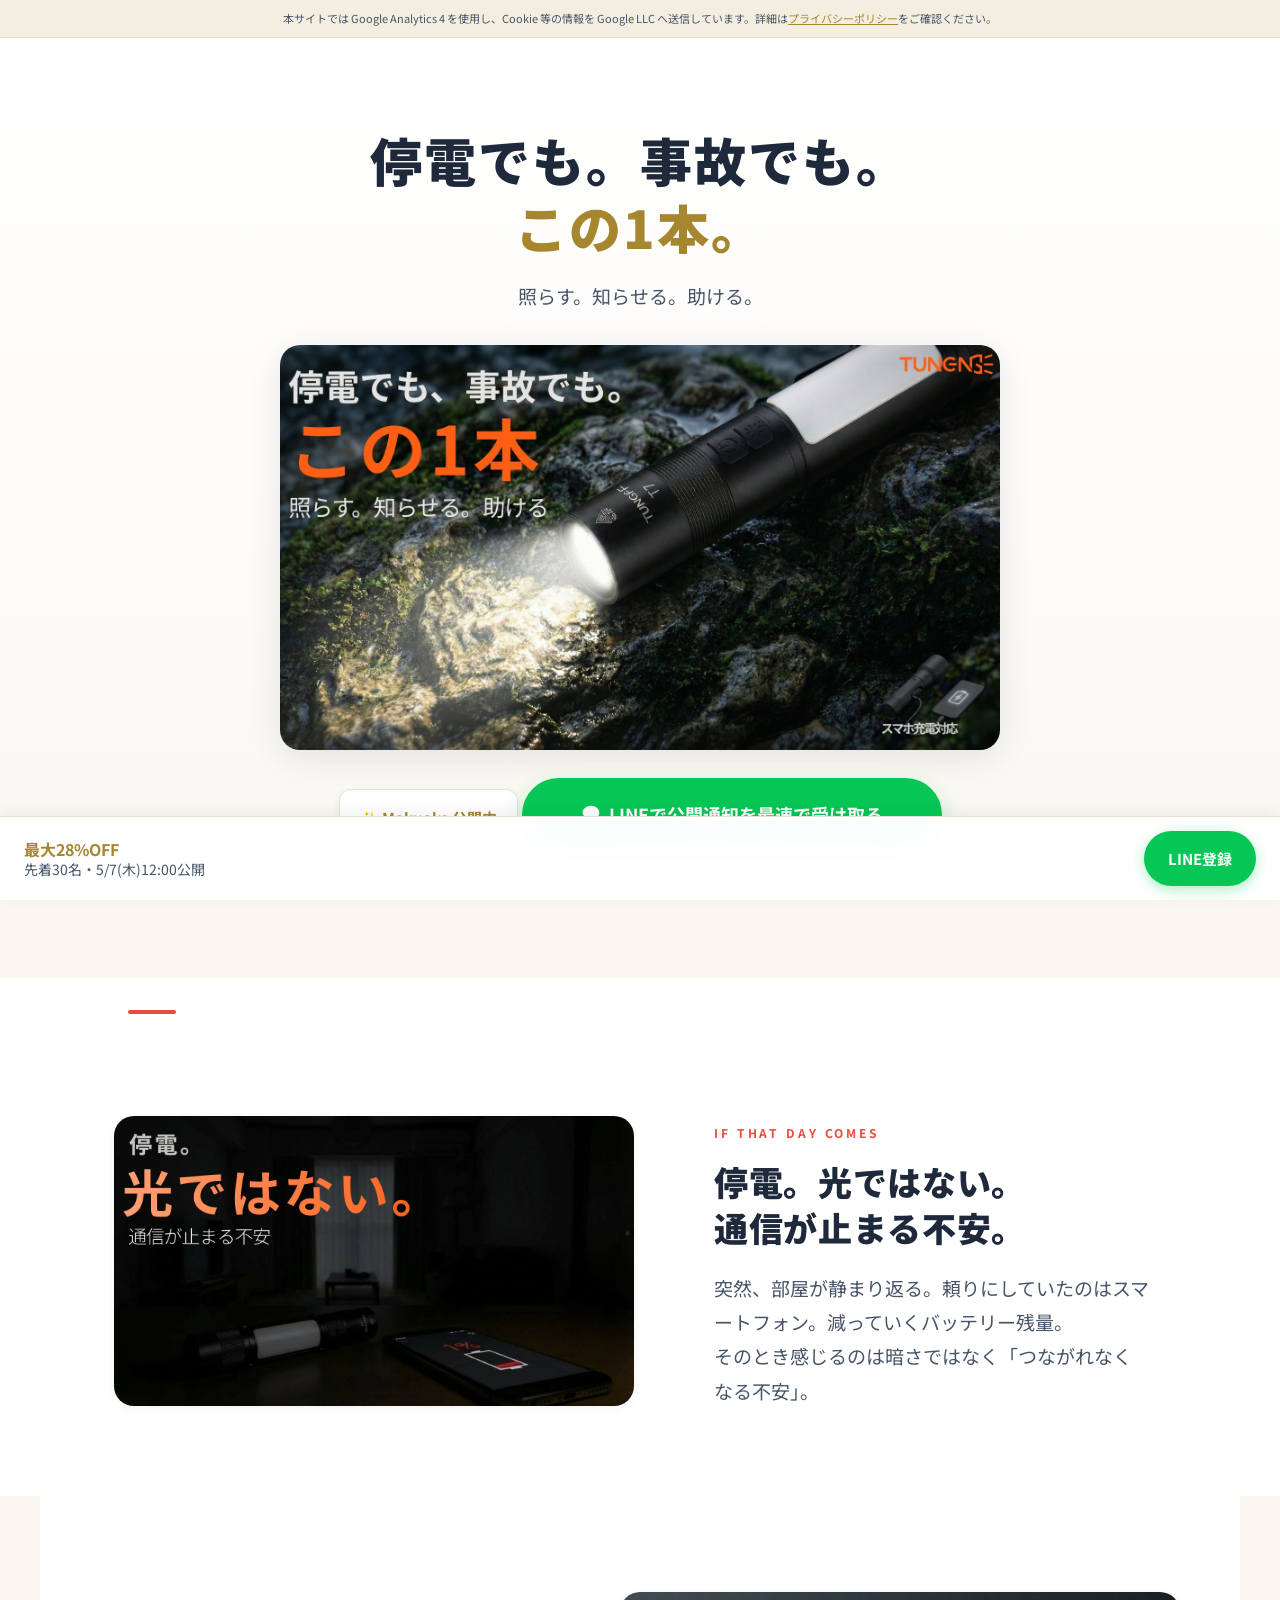
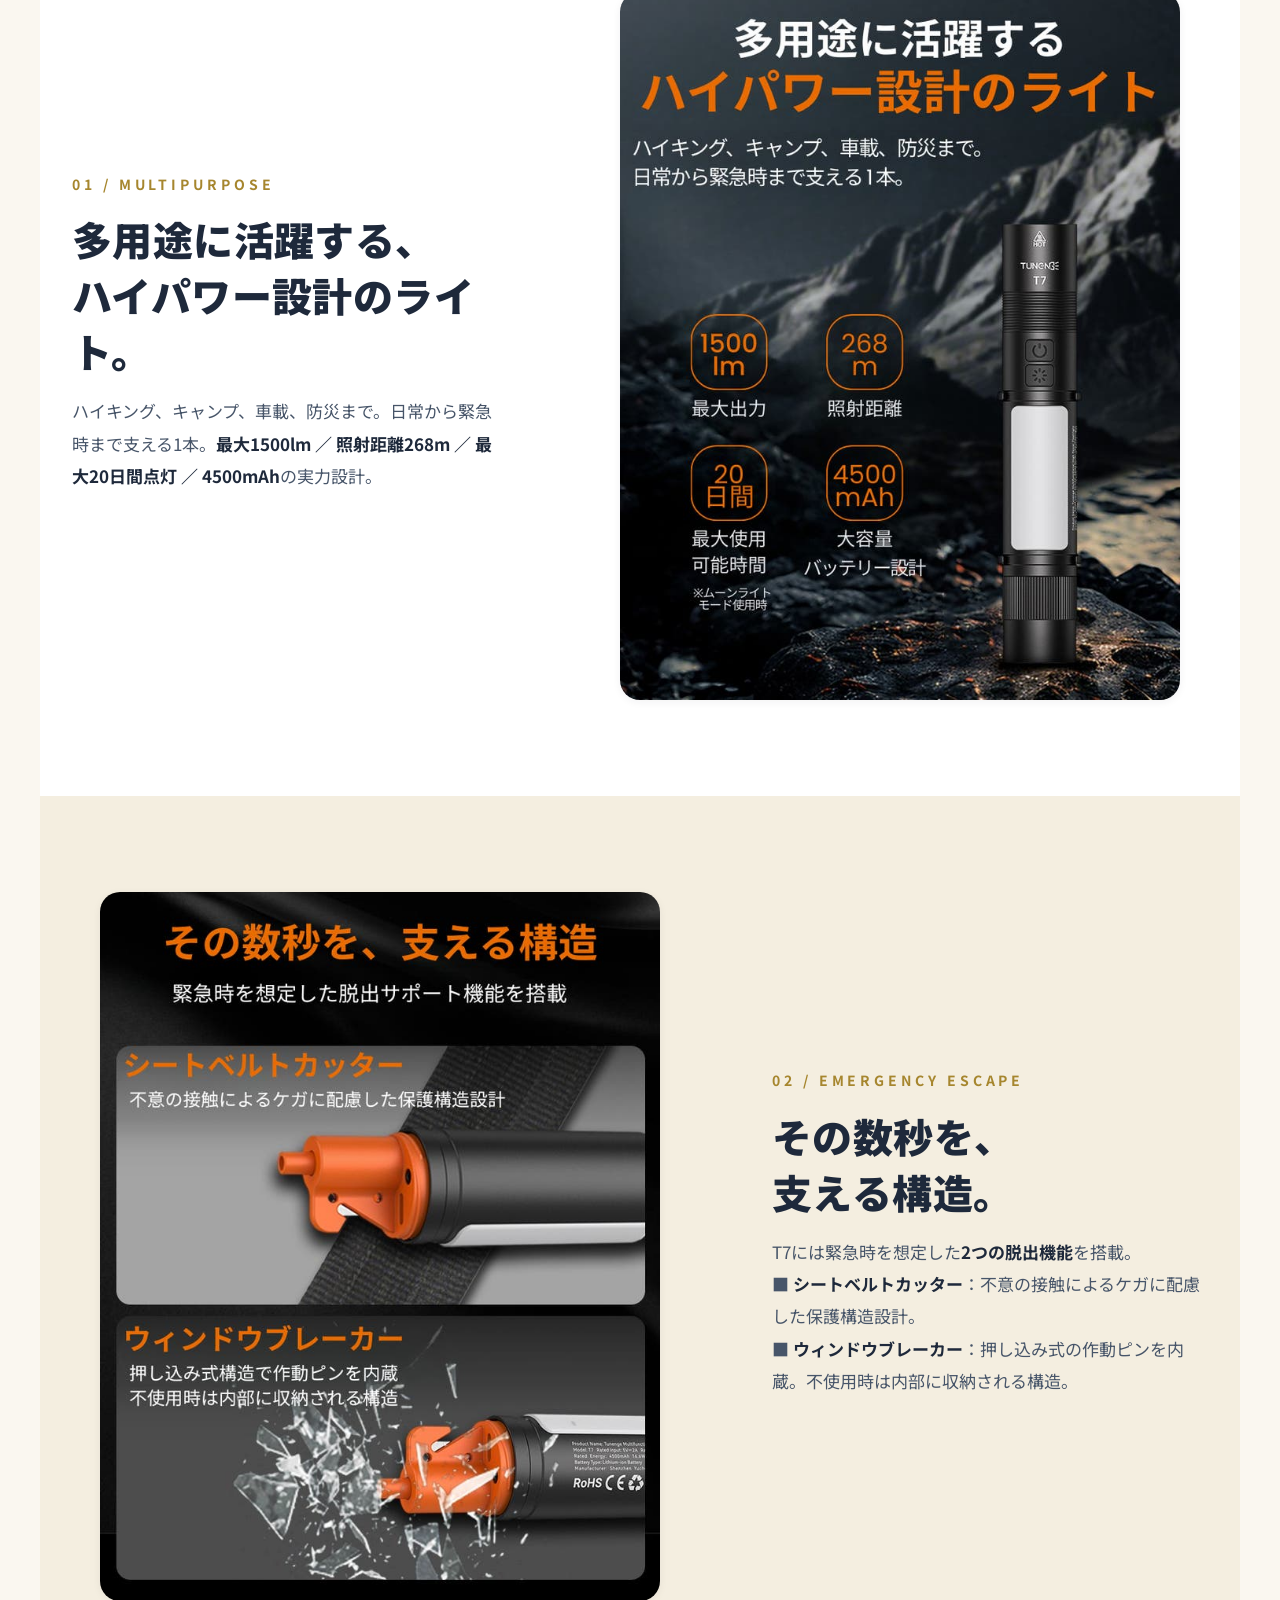
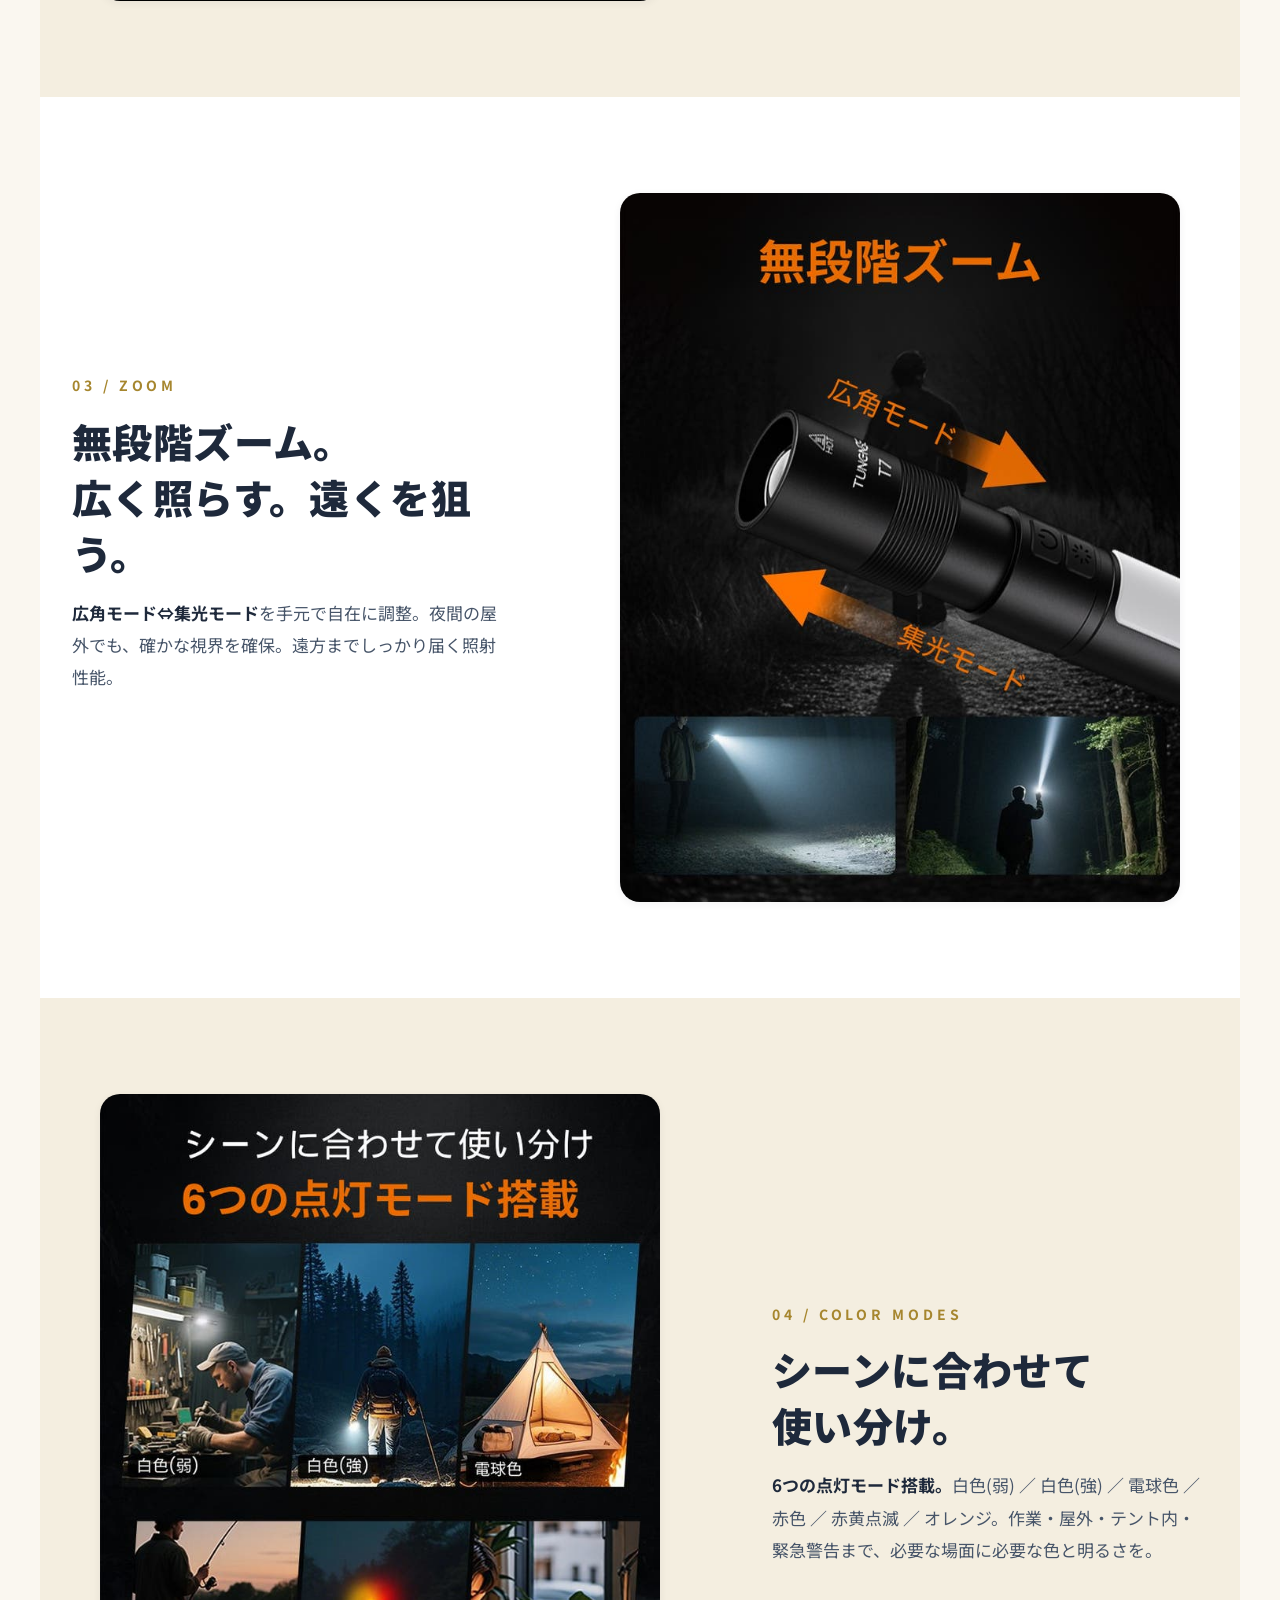
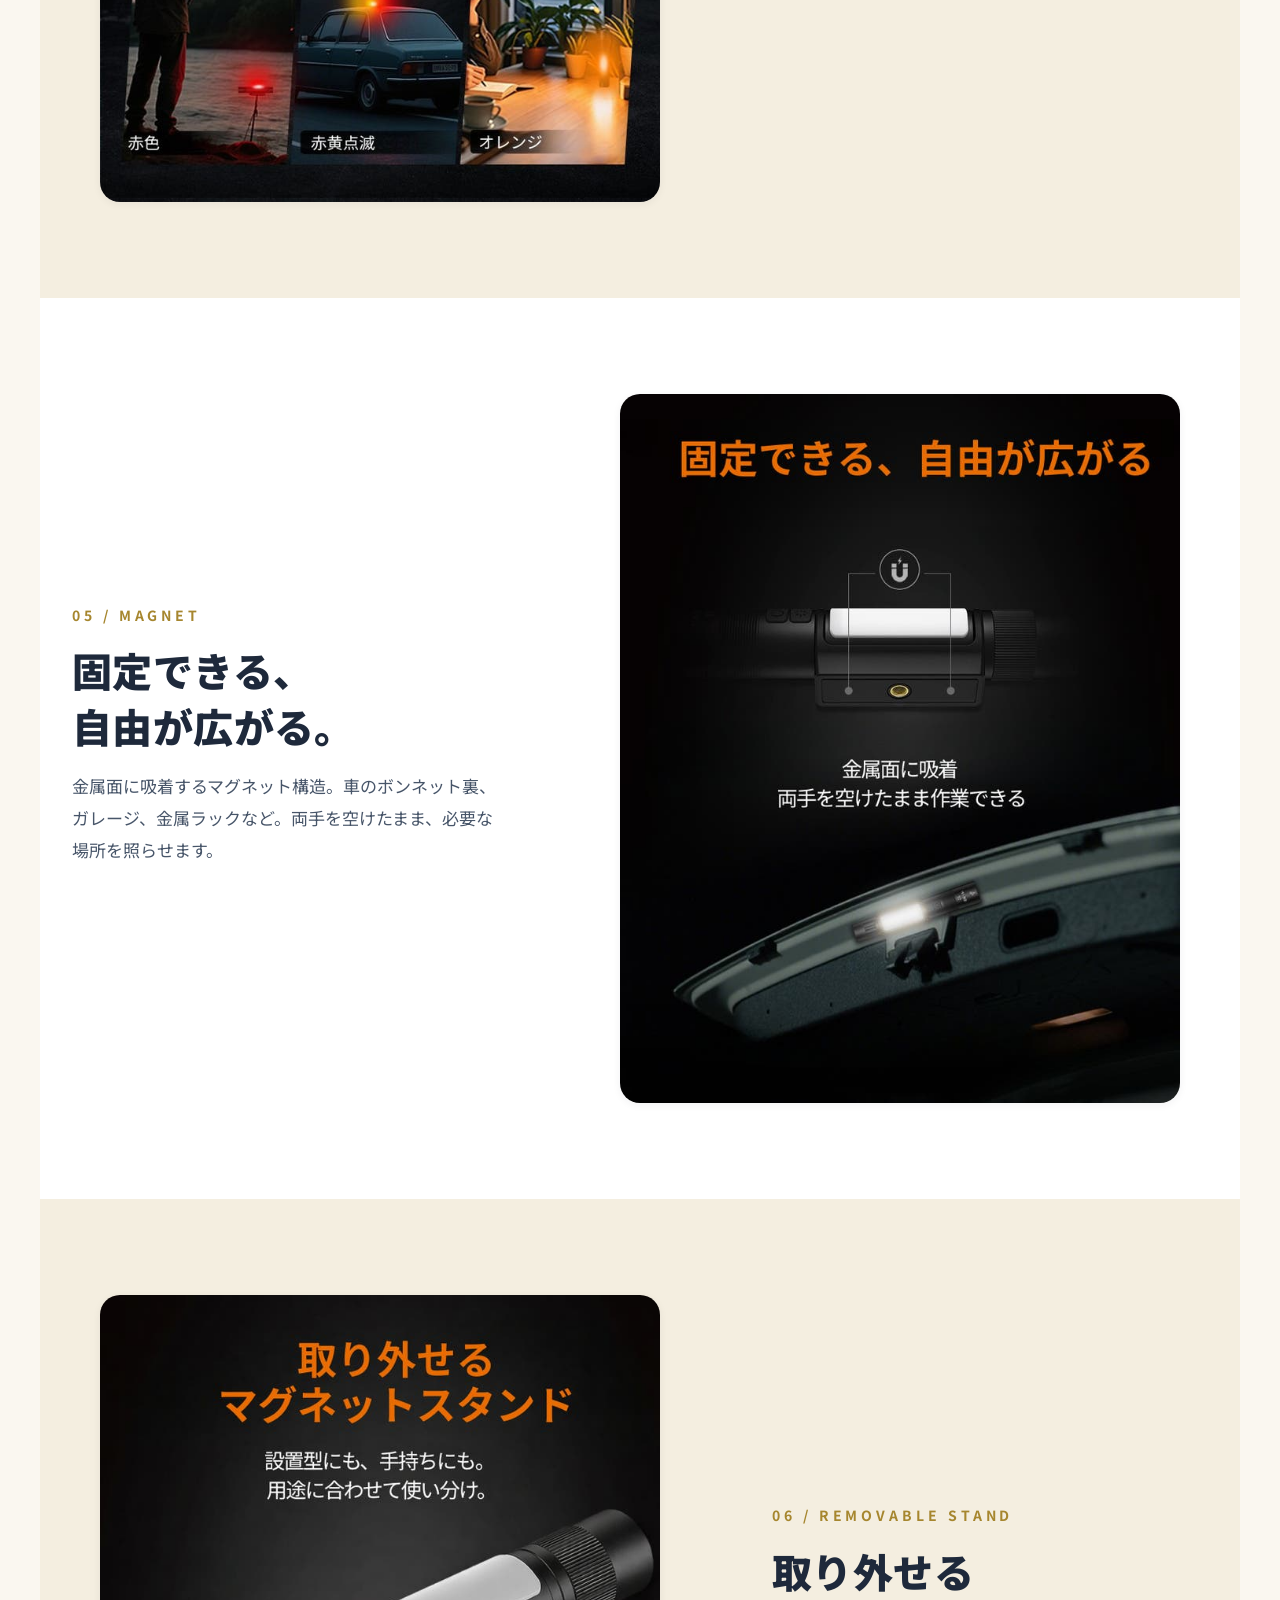
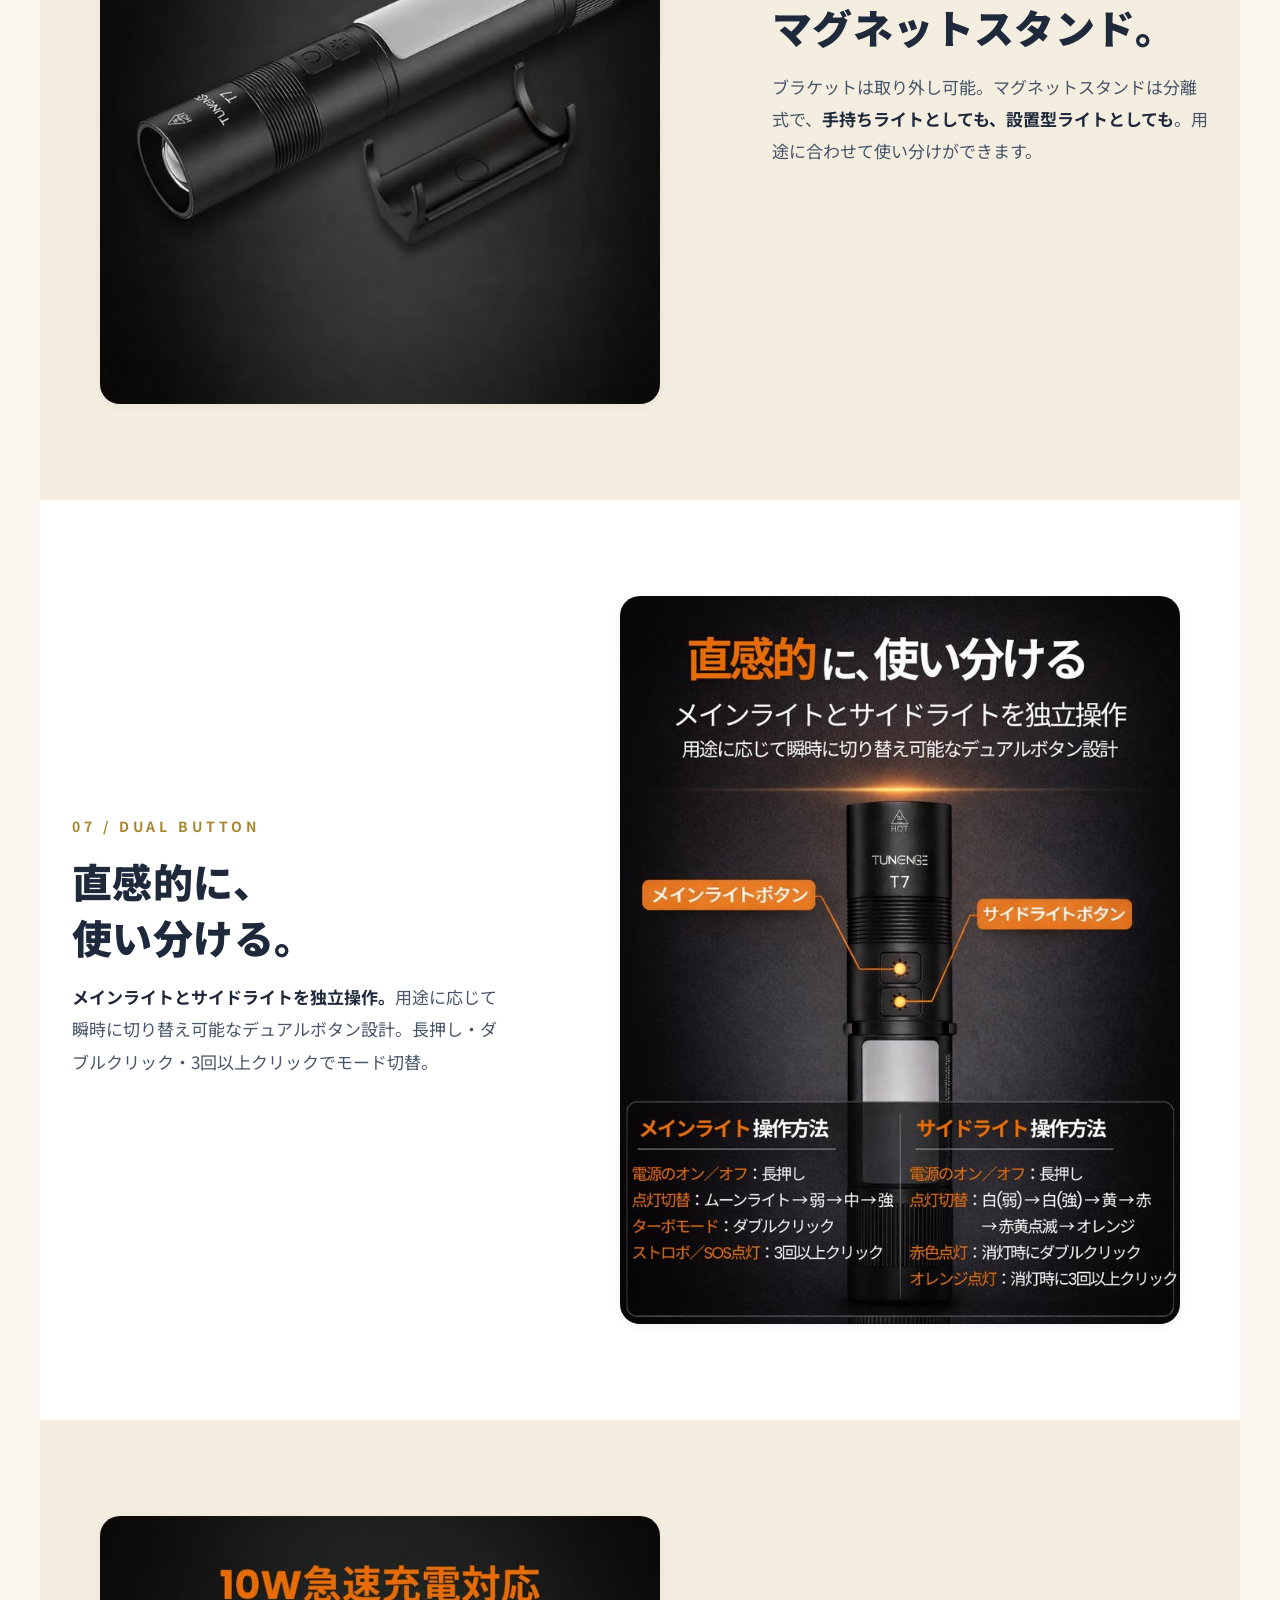
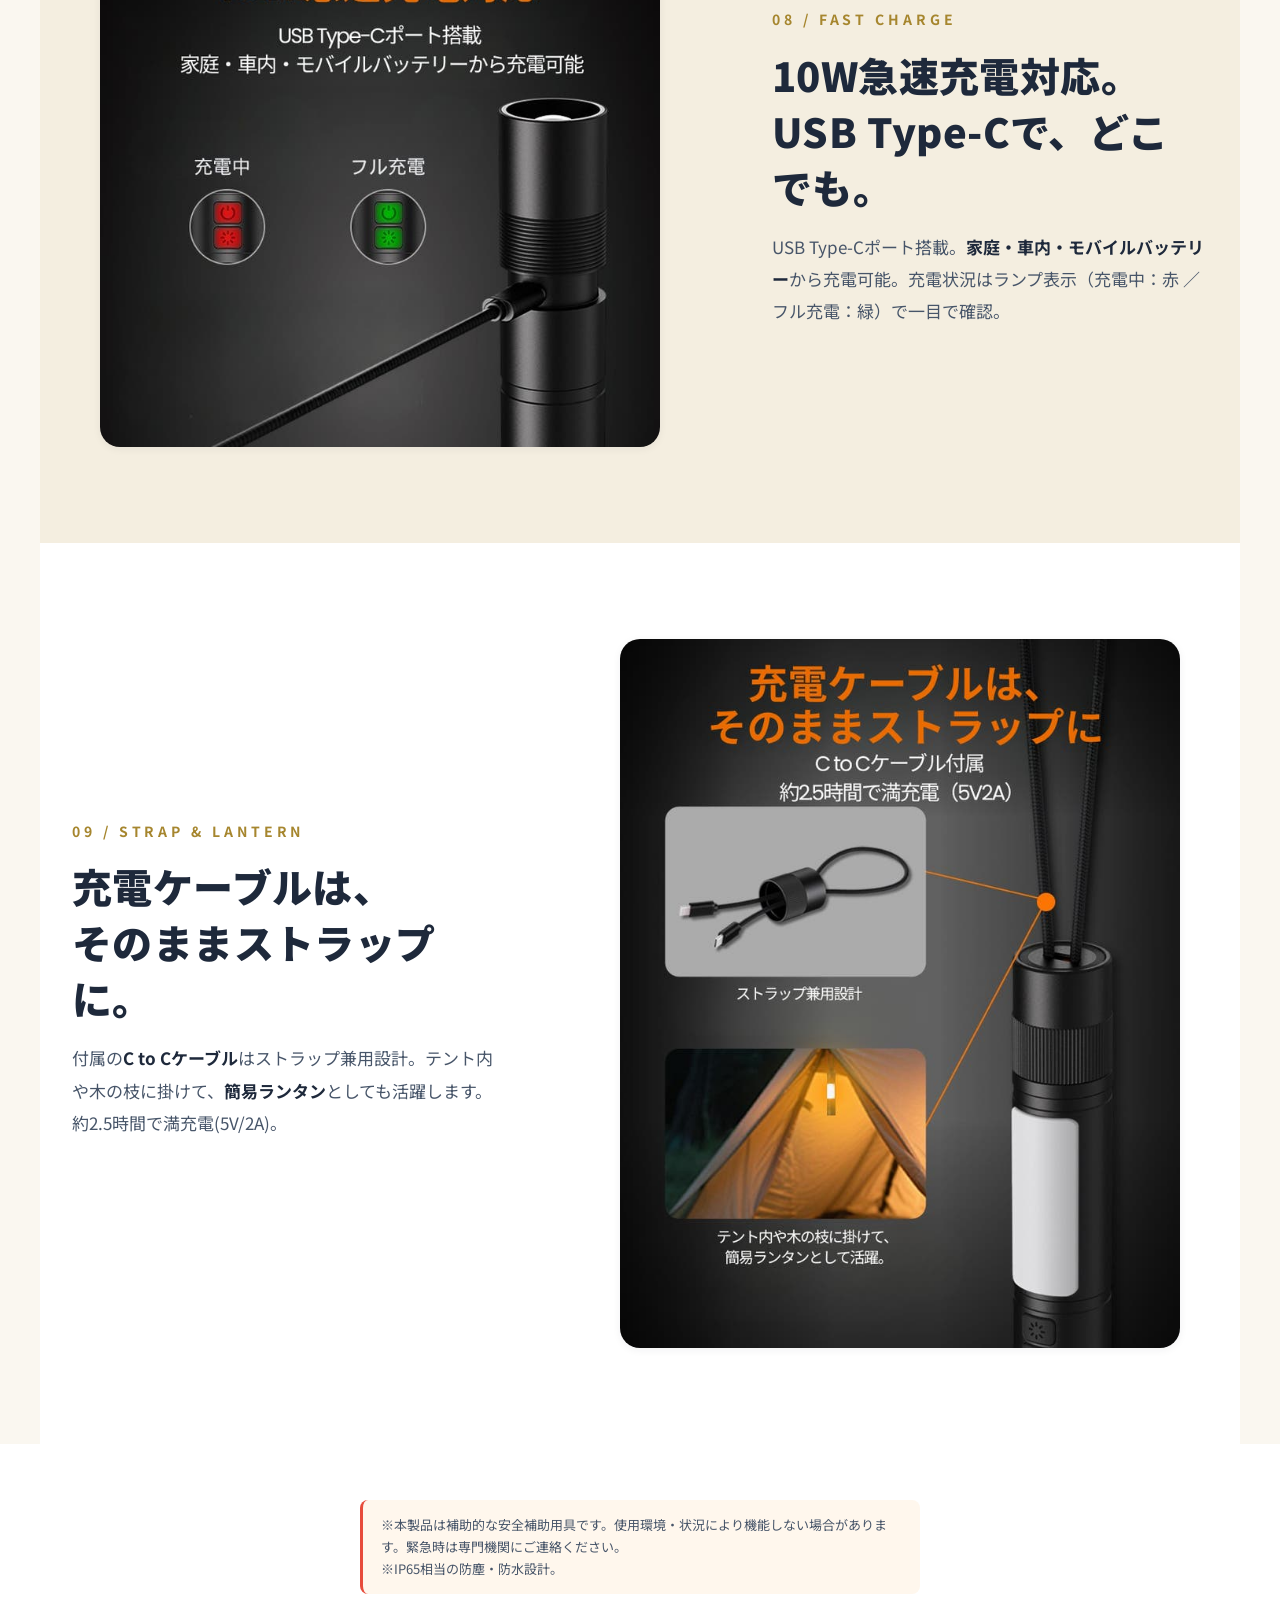
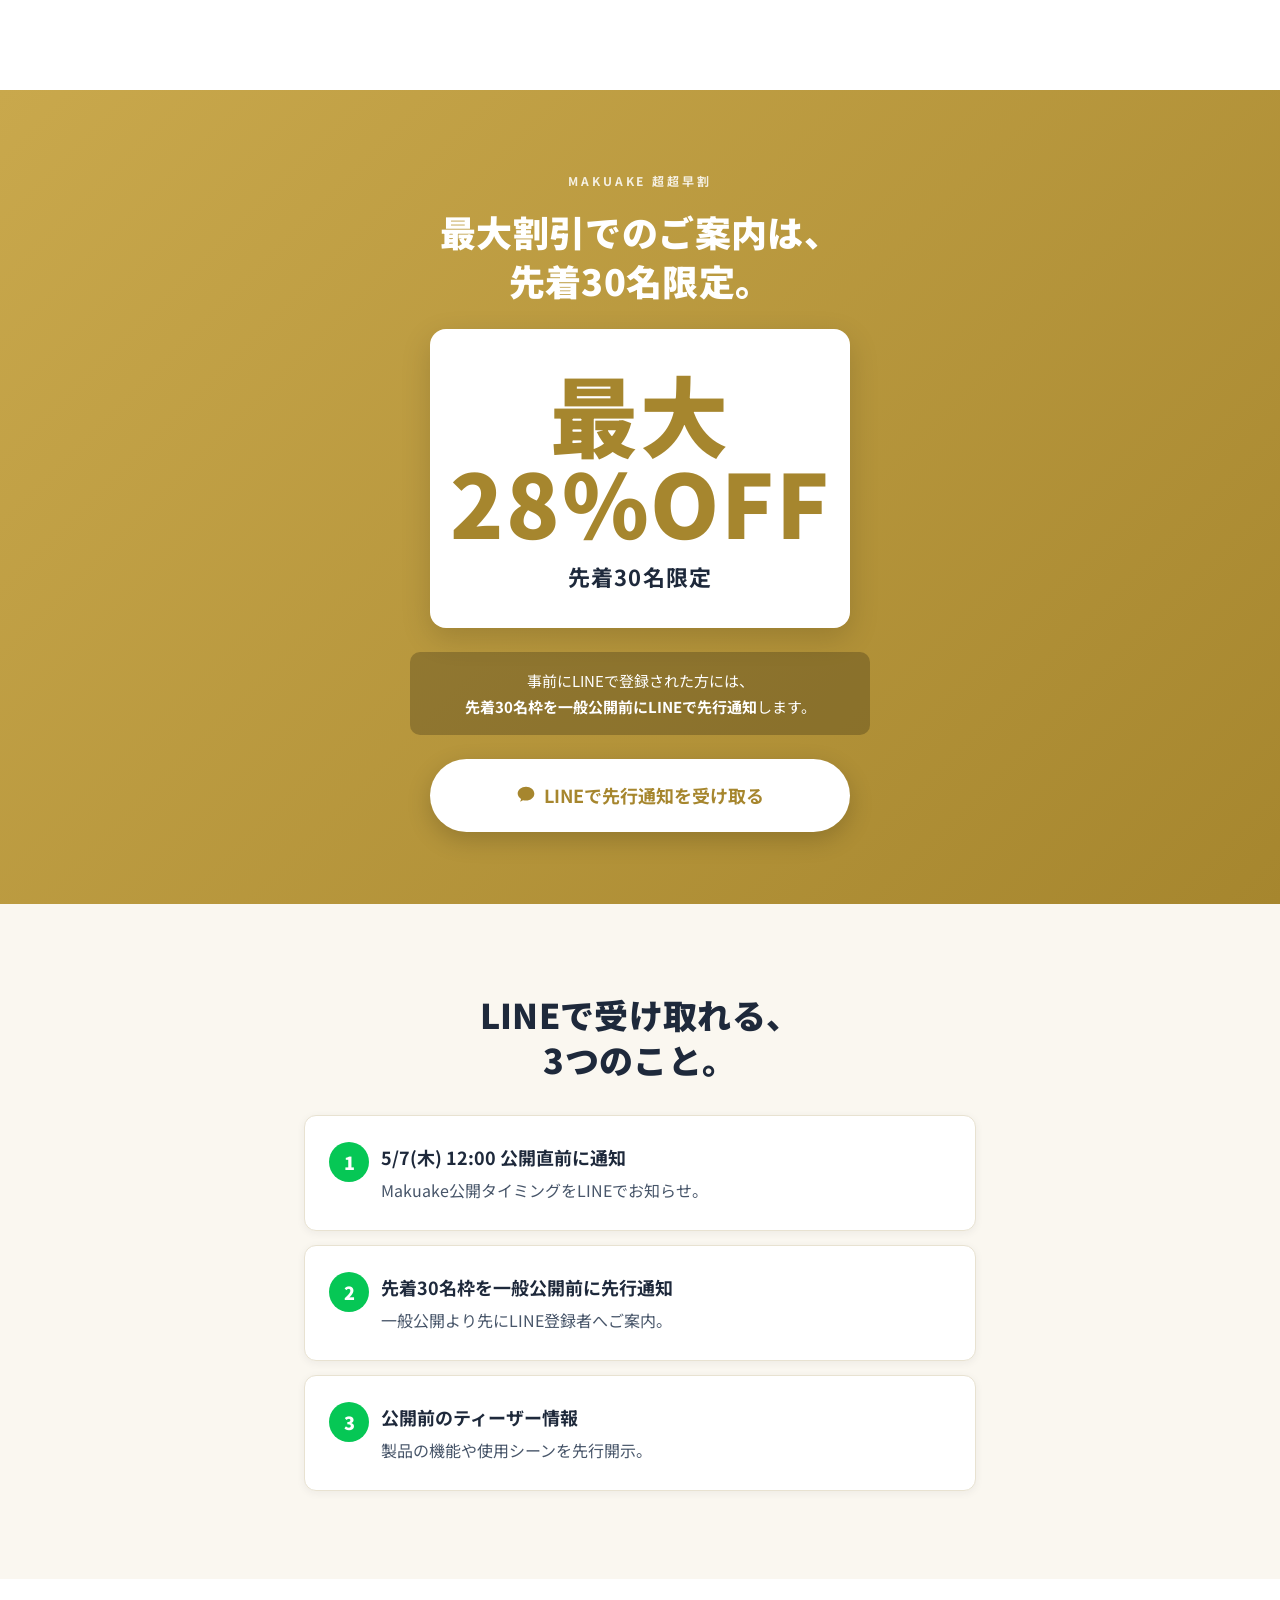
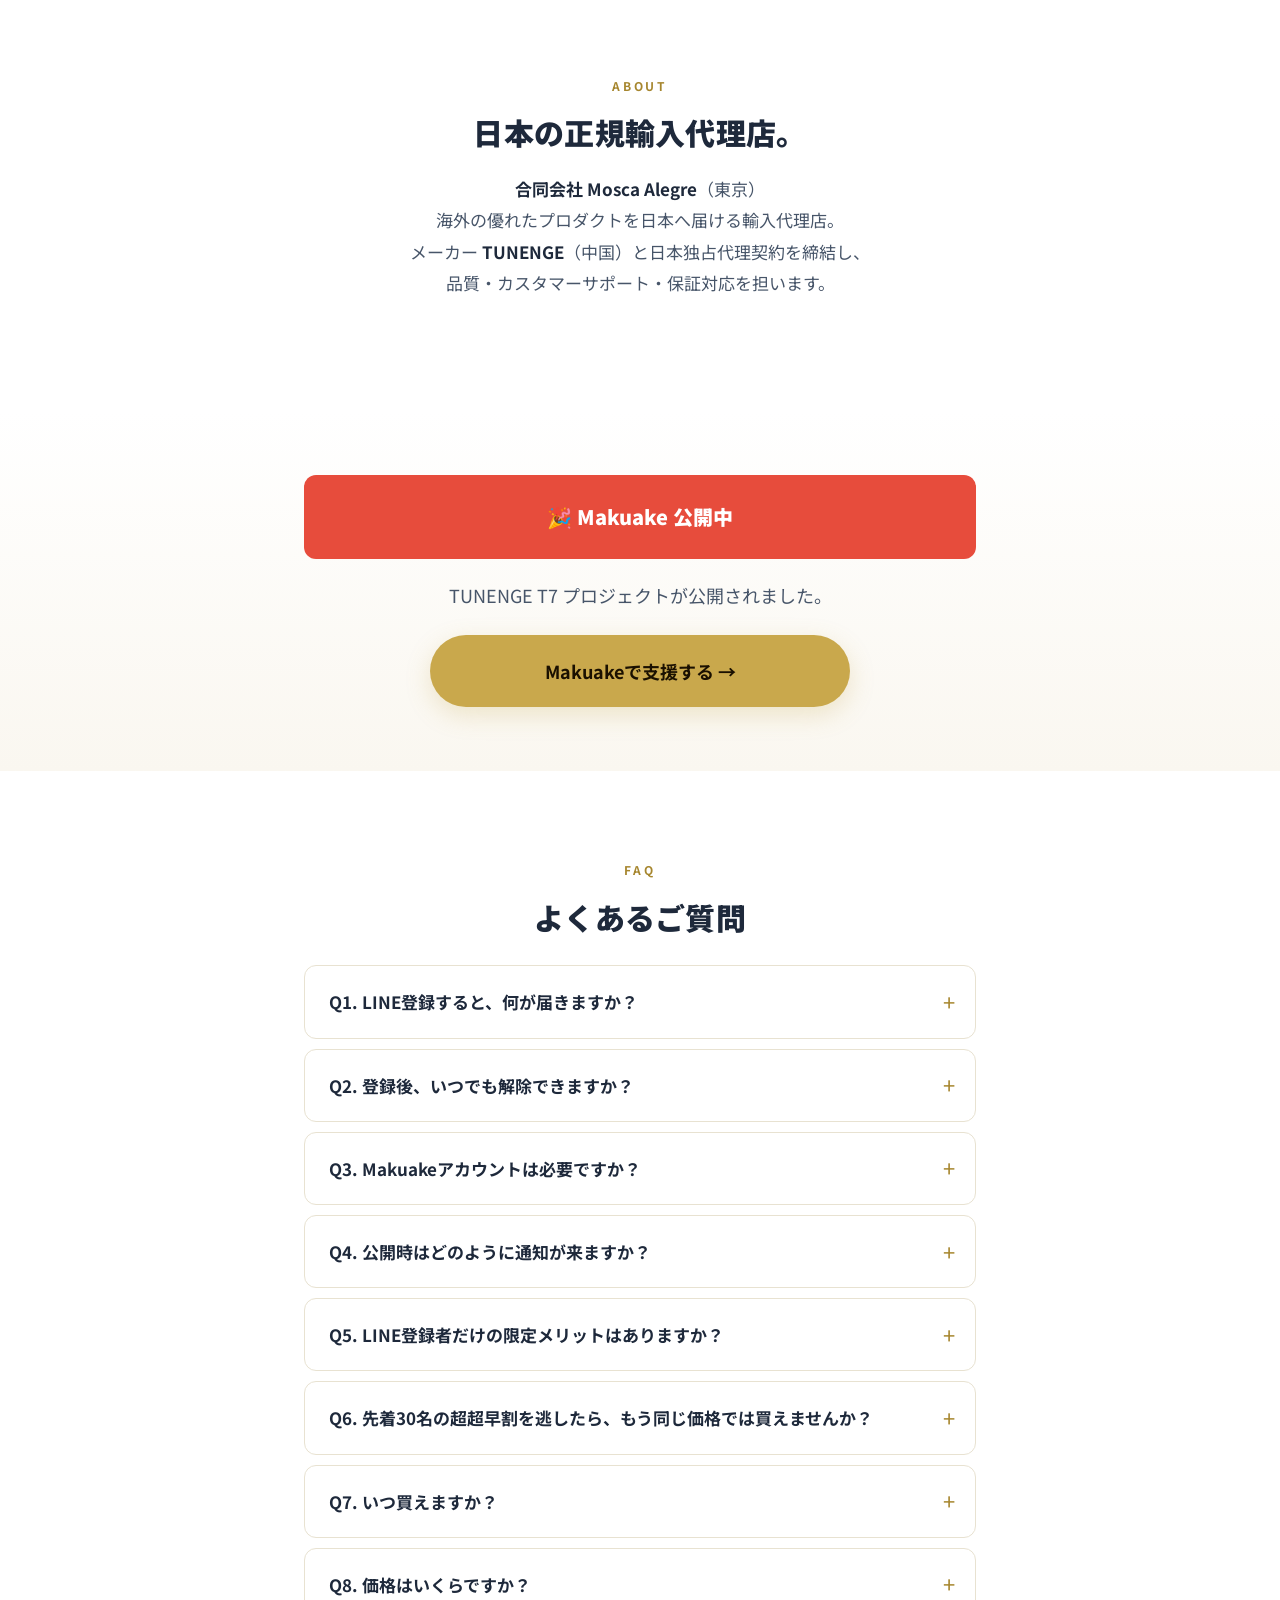
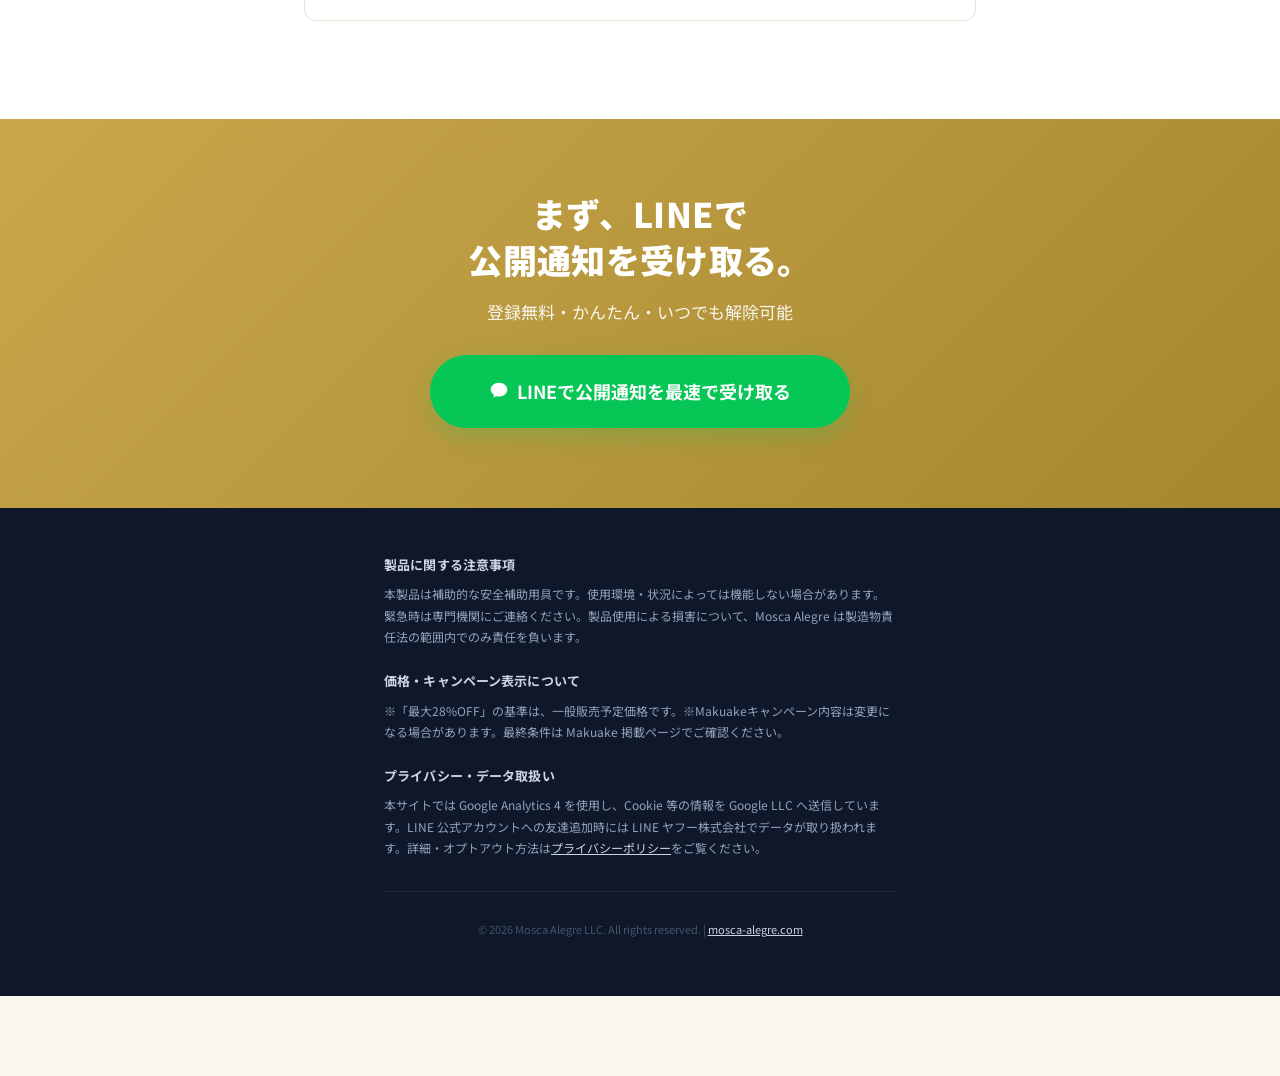
<file: tunenge-t7/index.html>
<!DOCTYPE html>
<html lang="ja">
<head>
  <meta charset="UTF-8">
  <meta name="viewport" content="width=device-width, initial-scale=1.0">
  <meta name="robots" content="index, follow, max-image-preview:large">
  <title>TUNENGE T7 | 多機能防災ライト 日本初上陸 | Makuakeで5/7先行公開</title>
  <meta name="description" content="窓割り×シートベルトカッター×1500ルーメン×IP65防水×USB-C充電——5役を1本に凝縮。車載・停電・アウトドアに。TUNENGE T7はMosca Alegre LLCが2026年5月7日(木) 正午、Makuakeで日本初上陸。事前登録でLINE先行情報+超超早割最大28%OFF。">
  <meta name="keywords" content="TUNENGE T7, 多機能防災ライト, 車載フラッシュライト, 窓割り, シートベルトカッター, 1500ルーメン, IP65防水, Makuake, クラウドファンディング, Mosca Alegre">
  <meta name="theme-color" content="#FAF7F0">
  <link rel="canonical" href="https://mosca-alegre.com/tunenge-t7/">

  <!-- Open Graph -->
  <meta property="og:type" content="product">
  <meta property="og:title" content="TUNENGE T7 | 多機能防災ライト 日本初上陸 | Makuakeで5/7先行公開">
  <meta property="og:description" content="窓割り×シートベルトカッター×1500ルーメン×IP65防水×USB-C充電を1本に。2026年5月7日Makuake公開。">
  <meta property="og:url" content="https://mosca-alegre.com/tunenge-t7/">
  <meta property="og:image" content="https://mosca-alegre.com/tunenge-t7/images/main_66775.png">
  <meta property="og:locale" content="ja_JP">
  <meta property="og:site_name" content="Mosca Alegre">

  <!-- Twitter Card -->
  <meta name="twitter:card" content="summary_large_image">
  <meta name="twitter:title" content="TUNENGE T7 | 多機能防災ライト 日本初上陸">
  <meta name="twitter:description" content="窓割り×シートベルト×IP65×1500lm×USB-C給電を1本に。Makuake 5/7公開。">
  <meta name="twitter:image" content="https://mosca-alegre.com/tunenge-t7/images/main_66775.png">

  <link rel="preconnect" href="https://fonts.googleapis.com">
  <link rel="preconnect" href="https://fonts.gstatic.com" crossorigin>
  <link href="https://fonts.googleapis.com/css2?family=Noto+Sans+JP:wght@400;500;600;700;900&display=swap" rel="stylesheet">
  <link rel="icon" type="image/png" sizes="32x32" href="/images/favicon-32.png">
  <link rel="shortcut icon" href="/images/favicon.ico">

  <!-- Meta Pixel Code -->
  <script>
  !function(f,b,e,v,n,t,s)
  {if(f.fbq)return;n=f.fbq=function(){n.callMethod?
  n.callMethod.apply(n,arguments):n.queue.push(arguments)};
  if(!f._fbq)f._fbq=n;n.push=n;n.loaded=!0;n.version='2.0';
  n.queue=[];t=b.createElement(e);t.async=!0;
  t.src=v;s=b.getElementsByTagName(e)[0];
  s.parentNode.insertBefore(t,s)}(window, document,'script',
  'https://connect.facebook.net/en_US/fbevents.js');
  fbq('init', '590821279994578');
  fbq('track', 'PageView');
  </script>
  <noscript><img height="1" width="1" style="display:none"
  src="https://www.facebook.com/tr?id=590821279994578&ev=PageView&noscript=1"
  /></noscript>
  <!-- End Meta Pixel Code -->

  <!-- JSON-LD: Product -->
  <script type="application/ld+json">
  {
    "@context": "https://schema.org",
    "@type": "Product",
    "name": "TUNENGE T7",
    "description": "多機能防災ライト。窓割り、シートベルトカッター、1500ルーメン、IP65防水、USB-C充電を1本に凝縮。車載・停電・アウトドア・緊急脱出に。",
    "brand": {"@type": "Brand", "name": "TUNENGE"},
    "manufacturer": {"@type": "Organization", "name": "Shenzhen Yucheng Technology"},
    "category": "Disaster Prevention Light / Automotive Safety Flashlight",
    "image": "https://mosca-alegre.com/tunenge-t7/images/main_66775.png",
    "offers": {
      "@type": "AggregateOffer",
      "priceCurrency": "JPY",
      "lowPrice": "7050",
      "highPrice": "9800",
      "availability": "https://schema.org/PreOrder",
      "seller": {"@type": "Organization", "name": "Mosca Alegre LLC", "url": "https://mosca-alegre.com/"}
    }
  }
  </script>

  <!-- JSON-LD: Organization -->
  <script type="application/ld+json">
  {
    "@context": "https://schema.org",
    "@type": "Organization",
    "name": "Mosca Alegre LLC",
    "url": "https://mosca-alegre.com/",
    "logo": "https://mosca-alegre.com/images/logo.png",
    "email": "info@mosca-alegre.com",
    "description": "海外メーカーの日本市場エントリーを支援する合同会社。Makuake等のクラウドファンディングで海外製品の日本初上陸をサポート。",
    "address": {"@type": "PostalAddress", "addressLocality": "Tokyo", "addressCountry": "JP"}
  }
  </script>

  <script async src="https://www.googletagmanager.com/gtag/js?id=G-PLACEHOLDER"></script>
  <script>
    window.dataLayer = window.dataLayer || [];
    function gtag(){dataLayer.push(arguments);}
    gtag('js', new Date());
    gtag('config', 'G-PLACEHOLDER', {'page_path': window.location.pathname + window.location.search});
  </script>

  <style>
    :root {
      --bg: #FAF7F0;
      --bg-alt: #FFFFFF;
      --fg: #1E293B;
      --fg-sub: #475569;
      --fg-muted: #94A3B8;
      --accent: #C9A84C;
      --accent-deep: #A6862E;
      --warn: #E74C3C;
      --line-green: #06C755;
      --border: #E8E2D1;
      --shadow-sm: 0 2px 8px rgba(30,41,59,0.06);
      --shadow-md: 0 8px 32px rgba(30,41,59,0.10);
      --radius: 16px;
    }
    * { box-sizing: border-box; margin: 0; padding: 0; }
    html { scroll-behavior: smooth; -webkit-text-size-adjust: 100%; overflow-x: hidden; }
    body {
      font-family: 'Noto Sans JP', sans-serif;
      background: var(--bg);
      color: var(--fg);
      line-height: 1.8;
      font-size: 17px;
      font-weight: 400;
      -webkit-font-smoothing: antialiased;
      padding-bottom: 80px;
      overflow-x: hidden;
      max-width: 100vw;
    }
    a { color: var(--accent-deep); text-decoration: none; }
    img { max-width: 100%; height: auto; display: block; }

    .tel-notice {
      background: #F4EEE0;
      color: var(--fg-sub);
      font-size: 11px;
      padding: 10px 16px;
      text-align: center;
      border-bottom: 1px solid var(--border);
      line-height: 1.5;
    }
    .tel-notice a { color: var(--accent-deep); text-decoration: underline; }

    section { padding: 64px 0; }
    .section-alt { background: var(--bg-alt); }
    .section-cream { background: #F4EEE0; }
    .container {
      max-width: 600px;
      margin: 0 auto;
      padding: 0 24px;
    }
    /* Full-width breakout for images/hero/etc */
    .full-bleed {
      width: 100vw;
      position: relative;
      left: 50%;
      right: 50%;
      margin-left: -50vw;
      margin-right: -50vw;
    }
    h1, h2, h3 { font-weight: 900; line-height: 1.35; letter-spacing: 0.01em; }

    .section-label {
      display: inline-block;
      font-size: 12px;
      font-weight: 700;
      letter-spacing: 0.24em;
      color: var(--accent-deep);
      margin-bottom: 16px;
    }
    .section-label.warn { color: var(--warn); }

    .hero {
      text-align: center;
      padding: 56px 0 48px;
      background: linear-gradient(180deg, #FFFFFF 0%, var(--bg) 100%);
    }
    .hero h1 {
      font-size: 32px;
      letter-spacing: 0.04em;
      margin-bottom: 18px;
      line-height: 1.4;
    }
    .hero h1 .accent { color: var(--accent-deep); }
    .hero .tagline { font-size: 15px; color: var(--fg-sub); margin-bottom: 32px; }
    .hero-img {
      display: block;
      width: calc(100% + 48px);
      max-width: calc(100% + 48px);
      margin-left: -24px;
      margin-right: -24px;
      margin-top: 8px;
      margin-bottom: 28px;
      box-shadow: var(--shadow-md);
    }
    .hero-countdown {
      background: var(--bg-alt);
      border: 1px solid var(--border);
      border-radius: 12px;
      padding: 14px 20px;
      display: inline-block;
      font-size: 15px;
      color: var(--accent-deep);
      font-weight: 700;
      margin-bottom: 24px;
      box-shadow: var(--shadow-sm);
    }

    .cta-micro { font-size: 13px; color: var(--fg-muted); margin-bottom: 12px; }
    .cta-btn {
      display: inline-flex;
      align-items: center;
      justify-content: center;
      gap: 8px;
      background: var(--line-green);
      color: #fff;
      padding: 18px 28px;
      border-radius: 56px;
      font-weight: 700;
      font-size: 17px;
      box-shadow: 0 8px 24px rgba(6,199,85,0.25);
      transition: transform 0.15s, box-shadow 0.15s;
      border: none;
      cursor: pointer;
      width: 100%;
      max-width: 360px;
    }
    .cta-btn:hover, .cta-btn:focus {
      transform: translateY(-2px);
      box-shadow: 0 12px 28px rgba(6,199,85,0.32);
      color: #fff;
    }
    .cta-btn.alt { background: var(--accent); color: #1a1000; box-shadow: 0 8px 24px rgba(201,168,76,0.25); }

    .problem { background: var(--bg-alt); text-align: center; position: relative; }
    .problem::before {
      content: "";
      position: absolute;
      left: 50%;
      top: 32px;
      transform: translateX(-50%);
      width: 48px;
      height: 4px;
      background: var(--warn);
      border-radius: 2px;
    }
    .problem .container { padding-top: 24px; }
    .problem .section-label { color: var(--warn); }
    .problem h2 { font-size: 26px; margin-bottom: 20px; letter-spacing: 0.02em; color: var(--fg); }
    .problem p { font-size: 17px; color: var(--fg-sub); max-width: 460px; margin: 0 auto 28px; }
    .problem-img {
      display: block;
      width: 100%;
      max-width: 560px;
      margin: 24px auto 0;
      border-radius: 12px;
      box-shadow: var(--shadow-sm);
    }

    .story { padding: 0; }
    .story-block {
      padding: 64px 0 56px;
      text-align: center;
    }
    .story-block:nth-child(even) { background: #F4EEE0; }
    .story-block:nth-child(odd) { background: var(--bg-alt); }
    .story-block .text-block {
      max-width: 560px;
      margin: 0 auto;
      padding: 0 24px;
    }
    .story-block h3 { font-size: 28px; margin-bottom: 16px; line-height: 1.5; }
    .story-block .story-lead {
      font-size: 14px;
      color: var(--accent-deep);
      font-weight: 700;
      letter-spacing: 0.28em;
      margin-bottom: 14px;
    }
    .story-block p {
      font-size: 17px;
      color: var(--fg-sub);
      margin-bottom: 28px;
      line-height: 1.9;
    }
    .story-block p strong { color: var(--fg); font-weight: 700; }
    .story-block img {
      display: block;
      width: 100%;
      max-width: 100%;
      margin: 0;
      box-shadow: var(--shadow-sm);
    }
    .story-pl-wrap {
      padding: 48px 24px 72px;
      background: var(--bg-alt);
    }
    .story-pl-wrap .pl-disclaimer { max-width: 560px; margin: 0 auto; }

    .pl-disclaimer {
      background: #FFF7ED;
      border-left: 3px solid var(--warn);
      padding: 14px 18px;
      border-radius: 8px;
      font-size: 13px;
      color: var(--fg-sub);
      line-height: 1.7;
      margin-top: 28px;
    }

    .urgency {
      background: linear-gradient(135deg, var(--accent) 0%, var(--accent-deep) 100%);
      color: #fff;
      text-align: center;
      padding: 72px 0;
    }
    .urgency .section-label { color: rgba(255,255,255,0.85); }
    .urgency h2 { font-size: 28px; margin-bottom: 20px; color: #fff; }
    .urgency .off-box {
      background: #fff;
      color: var(--fg);
      border-radius: var(--radius);
      padding: 32px 20px;
      margin: 24px auto;
      max-width: 420px;
      box-shadow: 0 10px 30px rgba(0,0,0,0.15);
    }
    .urgency .off {
      font-size: 56px;
      font-weight: 900;
      display: block;
      line-height: 1;
      margin: 8px 0;
      letter-spacing: 0.02em;
      color: var(--accent-deep);
    }
    .urgency .limit {
      font-size: 18px;
      font-weight: 700;
      display: block;
      margin-top: 12px;
      color: var(--fg);
      letter-spacing: 0.05em;
    }
    .urgency .perk {
      max-width: 460px;
      margin: 20px auto 24px;
      font-size: 15px;
      background: rgba(0,0,0,0.22);
      color: #fff;
      padding: 16px 18px;
      border-radius: 10px;
      line-height: 1.7;
    }
    .urgency .cta-btn {
      background: #fff;
      color: var(--accent-deep);
      box-shadow: 0 8px 24px rgba(0,0,0,0.18);
      font-weight: 700;
    }

    .benefits h2 { text-align: center; font-size: 26px; margin-bottom: 32px; }
    .benefit-list { list-style: none; counter-reset: b; display: flex; flex-direction: column; gap: 14px; }
    .benefit-list li {
      counter-increment: b;
      padding: 22px 20px 22px 66px;
      background: var(--bg-alt);
      border-radius: 12px;
      border: 1px solid var(--border);
      box-shadow: var(--shadow-sm);
      position: relative;
      font-size: 15px;
      line-height: 1.7;
      color: var(--fg-sub);
    }
    .benefit-list li::before {
      content: counter(b);
      position: absolute;
      left: 20px;
      top: 22px;
      width: 34px;
      height: 34px;
      background: var(--line-green);
      color: #fff;
      border-radius: 50%;
      font-weight: 900;
      font-size: 16px;
      display: flex;
      align-items: center;
      justify-content: center;
    }
    .benefit-list strong { color: var(--fg); display: block; margin-bottom: 4px; font-size: 16px; }

    .trust { background: var(--bg-alt); text-align: center; }
    .trust h2 { font-size: 24px; margin-bottom: 20px; }
    .trust .company-info {
      font-size: 15px;
      color: var(--fg-sub);
      max-width: 520px;
      margin: 0 auto 24px;
      line-height: 1.85;
    }
    .trust .company-info strong { color: var(--fg); }

    .countdown-section {
      text-align: center;
      background: linear-gradient(180deg, #FFFFFF 0%, var(--bg) 100%);
      padding: 64px 0;
    }
    .countdown-section h2 { font-size: 22px; margin-bottom: 24px; color: var(--fg); }
    .countdown-display { display: flex; justify-content: center; gap: 10px; margin: 24px 0 12px; flex-wrap: nowrap; }
    .countdown-display .unit {
      background: var(--bg-alt);
      border: 1px solid var(--border);
      padding: 16px 12px;
      border-radius: 12px;
      min-width: 72px;
      box-shadow: var(--shadow-sm);
    }
    .countdown-display .num {
      font-size: 32px;
      font-weight: 900;
      color: var(--accent-deep);
      display: block;
      line-height: 1;
    }
    .countdown-display .unit-label {
      font-size: 11px;
      font-weight: 500;
      color: var(--fg-muted);
      margin-top: 6px;
      display: block;
      letter-spacing: 0.1em;
    }
    .countdown-live { display: block; }
    .countdown-ended { display: none; }
    .countdown-ended .live-banner {
      background: var(--warn);
      color: #fff;
      padding: 24px;
      border-radius: 12px;
      font-size: 20px;
      font-weight: 900;
      margin-bottom: 20px;
    }
    .launch-note { font-size: 13px; color: var(--fg-muted); margin-top: 16px; }

    .faq h2 { text-align: center; font-size: 26px; margin-bottom: 28px; }
    details.faq-item {
      background: var(--bg-alt);
      border: 1px solid var(--border);
      border-radius: 12px;
      margin-bottom: 10px;
      overflow: hidden;
    }
    details.faq-item summary {
      padding: 18px 50px 18px 20px;
      font-weight: 700;
      font-size: 15px;
      cursor: pointer;
      position: relative;
      list-style: none;
      line-height: 1.6;
    }
    details.faq-item summary::-webkit-details-marker { display: none; }
    details.faq-item summary::after {
      content: "+";
      position: absolute;
      right: 20px; top: 50%; transform: translateY(-50%);
      font-size: 22px;
      color: var(--accent-deep);
      font-weight: 400;
    }
    details.faq-item[open] summary::after { content: "−"; }
    details.faq-item .faq-body {
      padding: 0 20px 18px;
      font-size: 15px;
      color: var(--fg-sub);
      line-height: 1.9;
    }
    details.faq-item summary { font-size: 16px; }

    .cta-bottom {
      text-align: center;
      background: linear-gradient(135deg, var(--accent) 0%, var(--accent-deep) 100%);
      color: #fff;
      padding: 72px 0 80px;
    }
    .cta-bottom h2 { font-size: 26px; margin-bottom: 14px; color: #fff; }
    .cta-bottom p { font-size: 15px; margin-bottom: 28px; color: rgba(255,255,255,0.9); }

    .legal-footer {
      background: #0F172A;
      color: #94A3B8;
      padding: 48px 0 56px;
      font-size: 12px;
      line-height: 1.8;
    }
    .legal-footer .container { max-width: 560px; }
    .legal-footer h3 {
      font-size: 13px;
      color: #CBD5E1;
      margin-bottom: 10px;
      font-weight: 700;
      margin-top: 24px;
    }
    .legal-footer h3:first-child { margin-top: 0; }
    .legal-footer p { margin-bottom: 14px; font-size: 12px; }
    .legal-footer a { color: #CBD5E1; text-decoration: underline; }
    .legal-footer .brand {
      text-align: center;
      padding-top: 28px;
      border-top: 1px solid #1E293B;
      margin-top: 32px;
      color: #475569;
      font-size: 11px;
    }

    .floating-cta {
      position: fixed; bottom: 0; left: 0; right: 0;
      background: rgba(255,255,255,0.98);
      backdrop-filter: blur(14px);
      -webkit-backdrop-filter: blur(14px);
      border-top: 1px solid var(--border);
      padding: 10px 16px;
      z-index: 100;
      display: flex;
      align-items: center;
      gap: 10px;
      box-shadow: 0 -4px 16px rgba(0,0,0,0.06);
    }
    .floating-cta .spec {
      font-size: 12px;
      color: var(--fg-sub);
      flex: 1;
      line-height: 1.4;
    }
    .floating-cta .spec strong {
      color: var(--accent-deep);
      font-size: 14px;
      display: block;
    }
    .floating-cta .cta-btn {
      padding: 13px 20px;
      font-size: 14px;
      border-radius: 36px;
      width: auto;
      flex-shrink: 0;
      box-shadow: 0 4px 14px rgba(6,199,85,0.32);
    }

    @media (min-width: 640px) {
      .hero h1 { font-size: 40px; }
      .hero .tagline { font-size: 17px; }
      .story-block h3 { font-size: 32px; }
      .urgency .off { font-size: 72px; }
      section { padding: 88px 0; }
    }

    /* PC向け: 2カラム交互レイアウト */
    @media (min-width: 880px) {
      body { font-size: 18px; }
      .container { max-width: 720px; }

      .hero { padding: 88px 0 72px; }
      .hero h1 { font-size: 52px; line-height: 1.3; }
      .hero .tagline { font-size: 19px; }
      .hero-img {
        width: calc(100% + 48px);
        max-width: calc(100% + 48px);
        margin-left: -24px;
        margin-right: -24px;
        margin-top: 16px;
        border-radius: 20px;
      }

      .problem .container {
        display: flex;
        flex-direction: row-reverse;
        align-items: center;
        gap: 64px;
        max-width: 1100px;
        text-align: left;
        padding-top: 48px;
      }
      .problem::before { left: 10%; transform: none; }
      .problem .problem-text { flex: 1 1 50%; max-width: 480px; padding: 0 16px; }
      .problem .problem-text p { margin: 0; max-width: none; }
      .problem-img { flex: 1 1 50%; max-width: 520px; margin: 0; border-radius: 20px; }
      .problem h2 { font-size: 34px; text-align: left; }
      .problem p { font-size: 19px; max-width: 560px; }

      /* story-block: 2カラム＋左右反転 */
      .story-block {
        padding: 96px 0;
        display: flex;
        align-items: center;
        gap: 64px;
        max-width: 1100px;
        margin: 0 auto;
        text-align: left;
      }
      .story-block .text-block {
        flex: 1 1 50%;
        max-width: 500px;
        padding: 0 32px;
        margin: 0;
      }
      .story-block img {
        flex: 1 1 50%;
        width: 50%;
        max-width: 560px;
        margin: 0;
        border-radius: 20px;
      }
      .story-block:nth-child(even) { flex-direction: row-reverse; }
      .story-block h3 { font-size: 36px; line-height: 1.4; }
      .story-block p { font-size: 17px; }

      .story-pl-wrap { padding: 56px 24px 96px; }

      .urgency h2 { font-size: 36px; }
      .urgency .off { font-size: 88px; }
      .urgency .limit { font-size: 22px; }

      .benefits h2 { font-size: 34px; }
      .benefit-list li { font-size: 16px; padding: 26px 26px 26px 76px; }
      .benefit-list li::before { left: 24px; top: 26px; width: 40px; height: 40px; font-size: 18px; }
      .benefit-list strong { font-size: 18px; }

      .trust h2 { font-size: 30px; }
      .trust .company-info { font-size: 17px; }

      .countdown-section h2 { font-size: 28px; }
      .countdown-display .unit { min-width: 96px; padding: 20px 16px; }
      .countdown-display .num { font-size: 44px; }
      .countdown-display .unit-label { font-size: 12px; }

      .faq h2 { font-size: 30px; }
      details.faq-item summary { font-size: 17px; padding: 22px 54px 22px 24px; }
      details.faq-item .faq-body { font-size: 16px; padding: 0 24px 22px; }

      .cta-bottom h2 { font-size: 34px; }
      .cta-bottom p { font-size: 17px; }

      .cta-btn { font-size: 18px; padding: 20px 32px; max-width: 420px; }
      .floating-cta { padding: 14px 24px; }
      .floating-cta .spec { font-size: 14px; }
      .floating-cta .spec strong { font-size: 16px; }
      .floating-cta .cta-btn { font-size: 15px; padding: 14px 24px; }
    }

    @media (min-width: 1200px) {
      .story-block { max-width: 1200px; gap: 80px; }
      .story-block h3 { font-size: 40px; }
    }
  </style>
</head>
<body>

  <div class="tel-notice">
    本サイトでは Google Analytics 4 を使用し、Cookie 等の情報を Google LLC へ送信しています。詳細は<a href="/privacy-policy.html" target="_blank" rel="noopener">プライバシーポリシー</a>をご確認ください。
  </div>

  <section class="hero">
    <div class="container">
      <h1>停電でも。事故でも。<br><span class="accent">この1本。</span></h1>
      <p class="tagline">照らす。知らせる。助ける。</p>
      <img src="images/main_66775.png" alt="TUNENGE T7 多機能防災ライト" class="hero-img" loading="eager">
      <div class="hero-countdown" id="hero-countdown">5/7(木) 12:00 公開まで -- 日 -- 時間</div>
      <a href="https://lin.ee/qMm3Iiw" class="cta-btn" data-ga="hero_cta_click">
        <svg width="20" height="20" viewBox="0 0 24 24" fill="none"><path d="M12 2C6.5 2 2 5.7 2 10.2c0 2.6 1.6 5 4.1 6.5L5 20l3.4-1.8c1.1.3 2.3.5 3.6.5 5.5 0 10-3.7 10-8.2C22 5.7 17.5 2 12 2z" fill="currentColor"/></svg>
        LINEで公開通知を最速で受け取る
      </a>
      <p class="cta-micro" style="margin-top:12px;margin-bottom:0;">登録無料・かんたん・いつでも解除可能</p>
    </div>
  </section>

  <section class="problem">
    <div class="container">
      <div class="problem-text">
        <span class="section-label warn">IF THAT DAY COMES</span>
        <h2>停電。光ではない。<br>通信が止まる不安。</h2>
        <p>突然、部屋が静まり返る。頼りにしていたのはスマートフォン。減っていくバッテリー残量。<br>そのとき感じるのは暗さではなく「つながれなくなる不安」。</p>
      </div>
      <img src="images/problem-banner-hires.png" alt="停電。光ではない。通信が止まる不安。" class="problem-img">
    </div>
  </section>

  <section class="story">
    <div class="story-block">
      <div class="text-block">
        <div class="story-lead">01 / MULTIPURPOSE</div>
        <h3>多用途に活躍する、<br>ハイパワー設計のライト。</h3>
        <p>ハイキング、キャンプ、車載、防災まで。日常から緊急時まで支える1本。<strong>最大1500lm ／ 照射距離268m ／ 最大20日間点灯 ／ 4500mAh</strong>の実力設計。</p>
      </div>
      <img src="images/story-multipurpose.png" alt="多用途ハイパワー設計 - 1500lm/268m/20日/4500mAh">
    </div>

    <div class="story-block">
      <div class="text-block">
        <div class="story-lead">02 / EMERGENCY ESCAPE</div>
        <h3>その数秒を、<br>支える構造。</h3>
        <p>T7には緊急時を想定した<strong>2つの脱出機能</strong>を搭載。<br>■ <strong>シートベルトカッター</strong>：不意の接触によるケガに配慮した保護構造設計。<br>■ <strong>ウィンドウブレーカー</strong>：押し込み式の作動ピンを内蔵。不使用時は内部に収納される構造。</p>
      </div>
      <img src="images/story-escape.png" alt="緊急脱出機能 - シートベルトカッターとウィンドウブレーカー">
    </div>

    <div class="story-block">
      <div class="text-block">
        <div class="story-lead">03 / ZOOM</div>
        <h3>無段階ズーム。<br>広く照らす。遠くを狙う。</h3>
        <p><strong>広角モード⇔集光モード</strong>を手元で自在に調整。夜間の屋外でも、確かな視界を確保。遠方までしっかり届く照射性能。</p>
      </div>
      <img src="images/story-zoom.png" alt="無段階ズーム - 広角/集光モード">
    </div>

    <div class="story-block">
      <div class="text-block">
        <div class="story-lead">04 / COLOR MODES</div>
        <h3>シーンに合わせて<br>使い分け。</h3>
        <p><strong>6つの点灯モード搭載。</strong>白色(弱) ／ 白色(強) ／ 電球色 ／ 赤色 ／ 赤黄点滅 ／ オレンジ。作業・屋外・テント内・緊急警告まで、必要な場面に必要な色と明るさを。</p>
      </div>
      <img src="images/story-colors.png" alt="6つの点灯モード - シーン別使い分け">
    </div>

    <div class="story-block">
      <div class="text-block">
        <div class="story-lead">05 / MAGNET</div>
        <h3>固定できる、<br>自由が広がる。</h3>
        <p>金属面に吸着するマグネット構造。車のボンネット裏、ガレージ、金属ラックなど。両手を空けたまま、必要な場所を照らせます。</p>
      </div>
      <img src="images/story-magnet.png" alt="マグネット吸着 - 金属面に固定">
    </div>

    <div class="story-block">
      <div class="text-block">
        <div class="story-lead">06 / REMOVABLE STAND</div>
        <h3>取り外せる<br>マグネットスタンド。</h3>
        <p>ブラケットは取り外し可能。マグネットスタンドは分離式で、<strong>手持ちライトとしても、設置型ライトとしても</strong>。用途に合わせて使い分けができます。</p>
      </div>
      <img src="images/story-stand.png" alt="取り外せるマグネットスタンド">
    </div>

    <div class="story-block">
      <div class="text-block">
        <div class="story-lead">07 / DUAL BUTTON</div>
        <h3>直感的に、<br>使い分ける。</h3>
        <p><strong>メインライトとサイドライトを独立操作。</strong>用途に応じて瞬時に切り替え可能なデュアルボタン設計。長押し・ダブルクリック・3回以上クリックでモード切替。</p>
      </div>
      <img src="images/story-dual.png" alt="デュアルボタン操作 - メイン/サイド独立">
    </div>

    <div class="story-block">
      <div class="text-block">
        <div class="story-lead">08 / FAST CHARGE</div>
        <h3>10W急速充電対応。<br>USB Type-Cで、どこでも。</h3>
        <p>USB Type-Cポート搭載。<strong>家庭・車内・モバイルバッテリー</strong>から充電可能。充電状況はランプ表示（充電中：赤 ／ フル充電：緑）で一目で確認。</p>
      </div>
      <img src="images/story-charge.png" alt="10W急速充電 - USB Type-C対応">
    </div>

    <div class="story-block">
      <div class="text-block">
        <div class="story-lead">09 / STRAP &amp; LANTERN</div>
        <h3>充電ケーブルは、<br>そのままストラップに。</h3>
        <p>付属の<strong>C to Cケーブル</strong>はストラップ兼用設計。テント内や木の枝に掛けて、<strong>簡易ランタン</strong>としても活躍します。約2.5時間で満充電(5V/2A)。</p>
      </div>
      <img src="images/story-strap.png" alt="ストラップ兼用ケーブル＆簡易ランタン活用">
    </div>

    <div class="story-pl-wrap">
      <p class="pl-disclaimer">※本製品は補助的な安全補助用具です。使用環境・状況により機能しない場合があります。緊急時は専門機関にご連絡ください。<br>※IP65相当の防塵・防水設計。</p>
    </div>
  </section>

  <section class="urgency">
    <div class="container">
      <span class="section-label">MAKUAKE 超超早割</span>
      <h2>最大割引でのご案内は、<br>先着30名限定。</h2>
      <div class="off-box">
        <span class="off">最大28%OFF</span>
        <span class="limit">先着30名限定</span>
      </div>
      <p class="perk">事前にLINEで登録された方には、<br><strong>先着30名枠を一般公開前にLINEで先行通知</strong>します。</p>
      <a href="https://lin.ee/qMm3Iiw" class="cta-btn" data-ga="urgency_cta_click">
        <svg width="20" height="20" viewBox="0 0 24 24" fill="none"><path d="M12 2C6.5 2 2 5.7 2 10.2c0 2.6 1.6 5 4.1 6.5L5 20l3.4-1.8c1.1.3 2.3.5 3.6.5 5.5 0 10-3.7 10-8.2C22 5.7 17.5 2 12 2z" fill="currentColor"/></svg>
        LINEで先行通知を受け取る
      </a>
    </div>
  </section>

  <section class="benefits">
    <div class="container">
      <h2>LINEで受け取れる、<br>3つのこと。</h2>
      <ol class="benefit-list">
        <li><strong>5/7(木) 12:00 公開直前に通知</strong>Makuake公開タイミングをLINEでお知らせ。</li>
        <li><strong>先着30名枠を一般公開前に先行通知</strong>一般公開より先にLINE登録者へご案内。</li>
        <li><strong>公開前のティーザー情報</strong>製品の機能や使用シーンを先行開示。</li>
      </ol>
    </div>
  </section>

  <section class="trust">
    <div class="container">
      <span class="section-label">ABOUT</span>
      <h2>日本の正規輸入代理店。</h2>
      <p class="company-info"><strong>合同会社 Mosca Alegre</strong>（東京）<br>海外の優れたプロダクトを日本へ届ける輸入代理店。<br>メーカー <strong>TUNENGE</strong>（中国）と日本独占代理契約を締結し、<br>品質・カスタマーサポート・保証対応を担います。</p>
    </div>
  </section>

  <section class="countdown-section" id="cta-action">
    <div class="container">
      <div class="countdown-live" id="countdown-live">
        <span class="section-label">LAUNCH</span>
        <h2>Makuake 公開まで</h2>
        <div class="countdown-display">
          <div class="unit"><span class="num" id="cd-days">--</span><span class="unit-label">日</span></div>
          <div class="unit"><span class="num" id="cd-hours">--</span><span class="unit-label">時間</span></div>
          <div class="unit"><span class="num" id="cd-minutes">--</span><span class="unit-label">分</span></div>
          <div class="unit"><span class="num" id="cd-seconds">--</span><span class="unit-label">秒</span></div>
        </div>
        <p class="launch-note">2026年5月7日(木) 12:00 JST 公開予定</p>
      </div>
      <div class="countdown-ended" id="countdown-ended">
        <div class="live-banner">🎉 Makuake 公開中</div>
        <p style="margin-bottom:24px;color:var(--fg-sub);">TUNENGE T7 プロジェクトが公開されました。</p>
        <a href="#" id="makuake-cta" class="cta-btn alt" data-ga="makuake_cta_click">Makuakeで支援する →</a>
      </div>
    </div>
  </section>

  <section class="faq section-alt">
    <div class="container">
      <span class="section-label" style="display:block;text-align:center;">FAQ</span>
      <h2>よくあるご質問</h2>

      <details class="faq-item"><summary>Q1. LINE登録すると、何が届きますか？</summary>
      <div class="faq-body"><p>以下の3つをLINEで順次お届けします。</p><p>(1) 5/7(木) 12:00のMakuake公開直前通知<br>(2) 先着30名限定・超超早割の一般公開前お知らせ<br>(3) 公開前のティーザー情報</p></div></details>

      <details class="faq-item"><summary>Q2. 登録後、いつでも解除できますか？</summary>
      <div class="faq-body"><p>はい、LINEアプリからワンタップでブロック・解除できます。不要になったタイミングでいつでも配信を停止いただけます。</p></div></details>

      <details class="faq-item"><summary>Q3. Makuakeアカウントは必要ですか？</summary>
      <div class="faq-body"><p><strong>LINE登録には不要です。</strong>Makuakeアカウントが必要になるのは、実際にMakuakeで支援(購入)するときだけです。公開日までにMakuakeでアカウントを作成しておくと、当日スムーズにご支援いただけます。</p></div></details>

      <details class="faq-item"><summary>Q4. 公開時はどのように通知が来ますか？</summary>
      <div class="faq-body"><p>5/7(木) 12:00の公開タイミングで、LINEにMakuake支援ページの直接リンクをお送りします。先着30名の超超早割は、公開直後のアクセスが最速です。</p></div></details>

      <details class="faq-item"><summary>Q5. LINE登録者だけの限定メリットはありますか？</summary>
      <div class="faq-body"><p>はい、先着30名枠を一般公開より先にLINEでお知らせするのが登録者限定メリットです。一般公開前にLINEで情報をお届けするため、公開直後にすぐ支援判断できます。</p></div></details>

      <details class="faq-item"><summary>Q6. 先着30名の超超早割を逃したら、もう同じ価格では買えませんか？</summary>
      <div class="faq-body"><p>Makuakeでは先着30名の次に「超早割」「早割」「Makuake限定割」など段階的な割引リターンが用意されています。ただし超超早割(最大28%OFF・先着30名)が最もお得な価格帯であるため、LINEで公開通知を最速で受け取ることをおすすめします(※先着30名の獲得は公開当日の先着順です)。</p></div></details>

      <details class="faq-item"><summary>Q7. いつ買えますか？</summary>
      <div class="faq-body"><p>2026年5月7日(木) 12:00から、Makuake(クラウドファンディングサービス)にて期間限定で公開予定です(詳しくはQ3をご参照ください)。</p></div></details>

      <details class="faq-item"><summary>Q8. 価格はいくらですか？</summary>
      <div class="faq-body"><p>現在非公表です。LINE登録者の皆様には、公開直前に先行でご案内いたします。割引は最大28%OFF(先着30名限定)で、Makuake公開日に最終価格を発表します。</p></div></details>
    </div>
  </section>

  <section class="cta-bottom">
    <div class="container">
      <h2>まず、LINEで<br>公開通知を受け取る。</h2>
      <p>登録無料・かんたん・いつでも解除可能</p>
      <a href="https://lin.ee/qMm3Iiw" class="cta-btn" data-ga="bottom_cta_click" id="line-cta-bottom" style="background:#06C755;color:#fff;">
        <svg width="20" height="20" viewBox="0 0 24 24" fill="none"><path d="M12 2C6.5 2 2 5.7 2 10.2c0 2.6 1.6 5 4.1 6.5L5 20l3.4-1.8c1.1.3 2.3.5 3.6.5 5.5 0 10-3.7 10-8.2C22 5.7 17.5 2 12 2z" fill="currentColor"/></svg>
        LINEで公開通知を最速で受け取る
      </a>
    </div>
  </section>

  <footer class="legal-footer">
    <div class="container">
      <h3>製品に関する注意事項</h3>
      <p>本製品は補助的な安全補助用具です。使用環境・状況によっては機能しない場合があります。緊急時は専門機関にご連絡ください。製品使用による損害について、Mosca Alegre は製造物責任法の範囲内でのみ責任を負います。</p>
      <h3>価格・キャンペーン表示について</h3>
      <p>※「最大28%OFF」の基準は、一般販売予定価格です。※Makuakeキャンペーン内容は変更になる場合があります。最終条件は Makuake 掲載ページでご確認ください。</p>
      <h3>プライバシー・データ取扱い</h3>
      <p>本サイトでは Google Analytics 4 を使用し、Cookie 等の情報を Google LLC へ送信しています。LINE 公式アカウントへの友達追加時には LINE ヤフー株式会社でデータが取り扱われます。詳細・オプトアウト方法は<a href="/privacy-policy.html" target="_blank" rel="noopener">プライバシーポリシー</a>をご覧ください。</p>
      <div class="brand">© 2026 Mosca Alegre LLC. All rights reserved. | <a href="https://mosca-alegre.com">mosca-alegre.com</a></div>
    </div>
  </footer>

  <div class="floating-cta">
    <div class="spec"><strong>最大28%OFF</strong>先着30名・5/7(木)12:00公開</div>
    <a href="https://lin.ee/qMm3Iiw" class="cta-btn" data-ga="floating_cta_click" style="background:var(--line-green);color:#fff;">LINE登録</a>
  </div>

  <script>
    const LAUNCH_TS = new Date('2026-05-07T12:00:00+09:00').getTime();
    const MAKUAKE_URL = 'https://www.makuake.com/project/tunenge-t7/';
    const LAUNCH_ENABLED_KEY = 'tunenge_t7_launch_enabled';

    const els = {
      days: document.getElementById('cd-days'),
      hours: document.getElementById('cd-hours'),
      minutes: document.getElementById('cd-minutes'),
      seconds: document.getElementById('cd-seconds'),
      heroCd: document.getElementById('hero-countdown'),
      live: document.getElementById('countdown-live'),
      ended: document.getElementById('countdown-ended'),
      makuakeCta: document.getElementById('makuake-cta')
    };

    function pad(n) { return String(n).padStart(2, '0'); }
    function updateCountdown() {
      const now = Date.now();
      const diff = LAUNCH_TS - now;
      const launchEnabled = localStorage.getItem(LAUNCH_ENABLED_KEY) === '1';

      if (diff <= 0 || launchEnabled) {
        els.live.style.display = 'none';
        els.ended.style.display = 'block';
        // Makuake URL は常にセット (diff<=0 で自動有効化)
        // localStorage key は開発・手動プレビュー用 (任意)
        if (MAKUAKE_URL && !MAKUAKE_URL.includes('PLACEHOLDER')) {
          els.makuakeCta.href = MAKUAKE_URL;
          els.makuakeCta.textContent = 'Makuakeで支援する →';
          els.makuakeCta.setAttribute('target', '_blank');
          els.makuakeCta.setAttribute('rel', 'noopener');
        } else {
          els.makuakeCta.href = '#';
          els.makuakeCta.textContent = '公開準備中';
        }
        els.heroCd.textContent = '✨ Makuake 公開中';
        return;
      }

      const days = Math.floor(diff / (1000*60*60*24));
      const hours = Math.floor((diff / (1000*60*60)) % 24);
      const minutes = Math.floor((diff / (1000*60)) % 60);
      const seconds = Math.floor((diff / 1000) % 60);

      els.days.textContent = pad(days);
      els.hours.textContent = pad(hours);
      els.minutes.textContent = pad(minutes);
      els.seconds.textContent = pad(seconds);
      els.heroCd.textContent = `5/7(木) 12:00 まで ${days}日 ${hours}時間`;
    }
    updateCountdown();
    setInterval(updateCountdown, 1000);

    const params = new URLSearchParams(window.location.search);
    document.querySelectorAll('[data-ga]').forEach(el => {
      el.addEventListener('click', function() {
        const ev = this.dataset.ga;
        if (typeof gtag === 'function') {
          gtag('event', 'line_cta_click', {
            'cta_location': ev,
            'utm_source': params.get('utm_source') || 'direct'
          });
        }
      });
    });
    if (params.get('submitted') === '1' && typeof gtag === 'function') {
      gtag('event', 'line_register_complete', {});
    }
  </script>

</body>
</html>
</file>
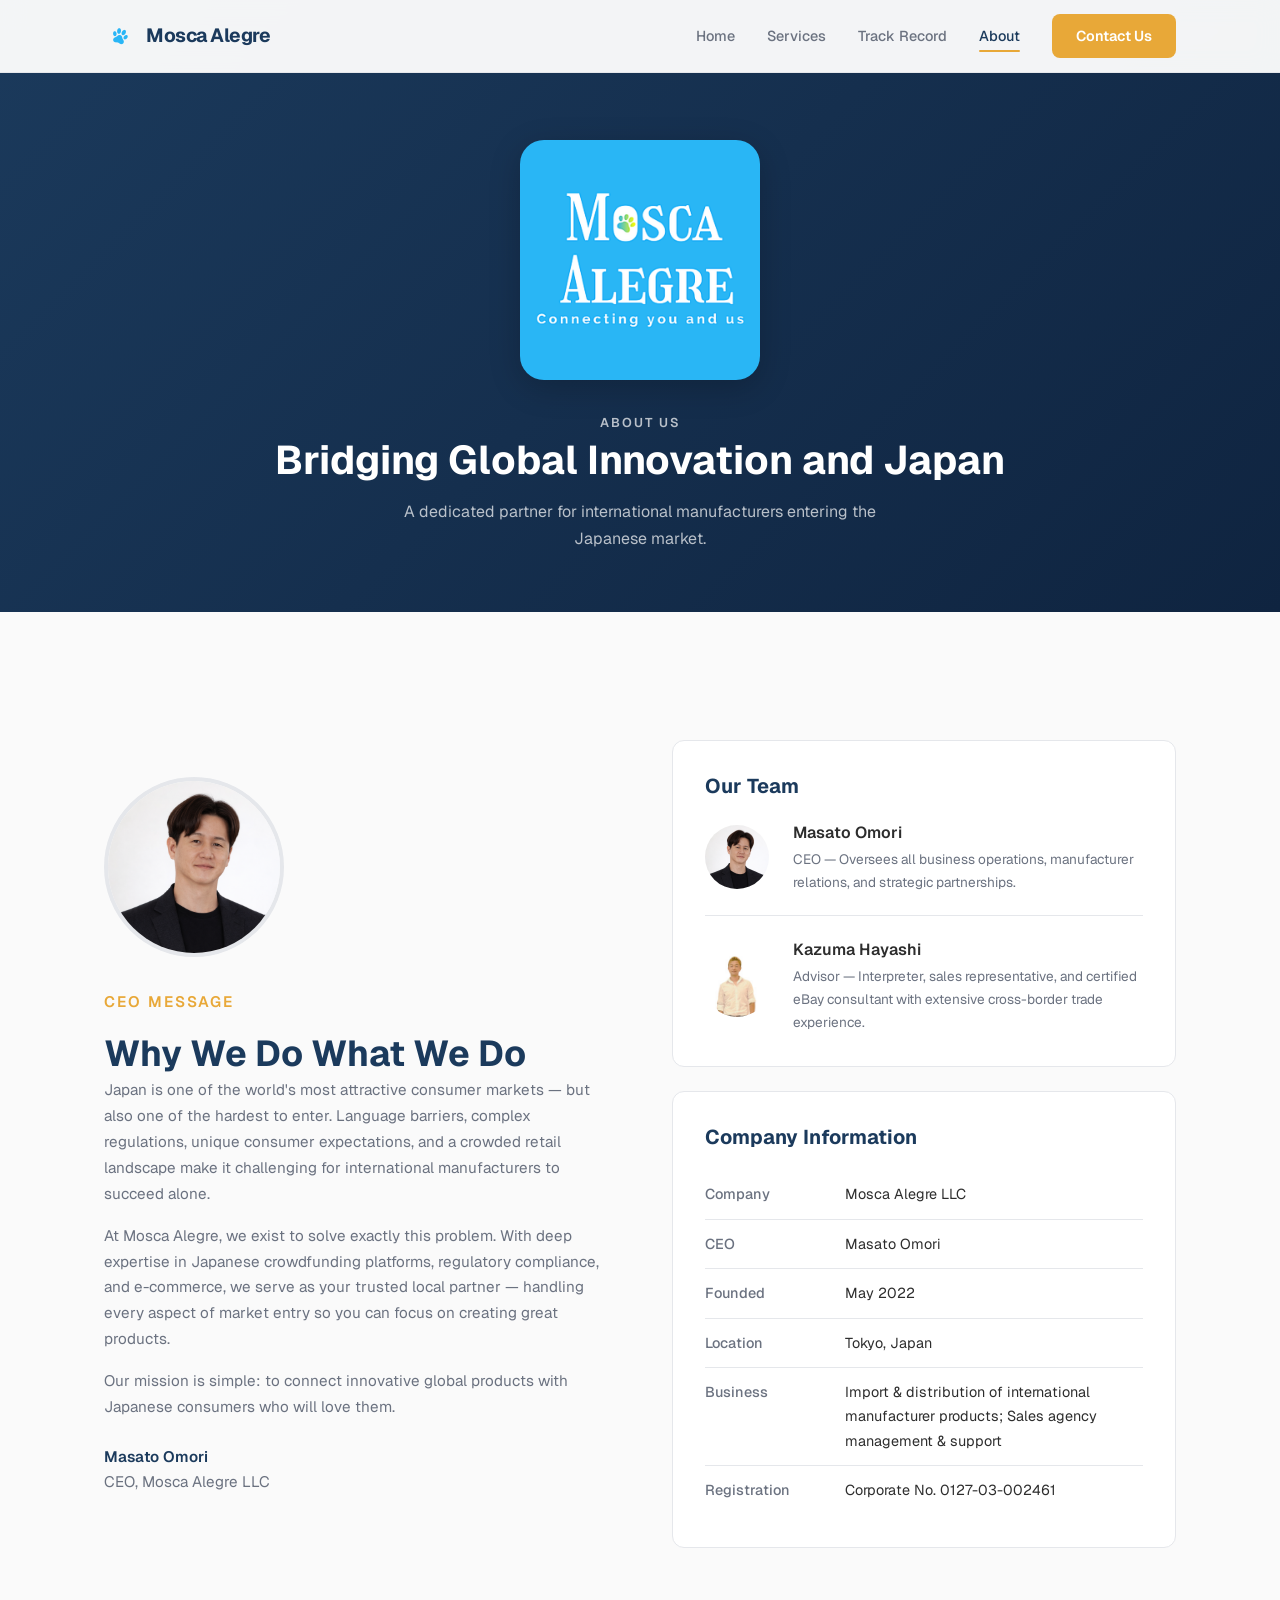
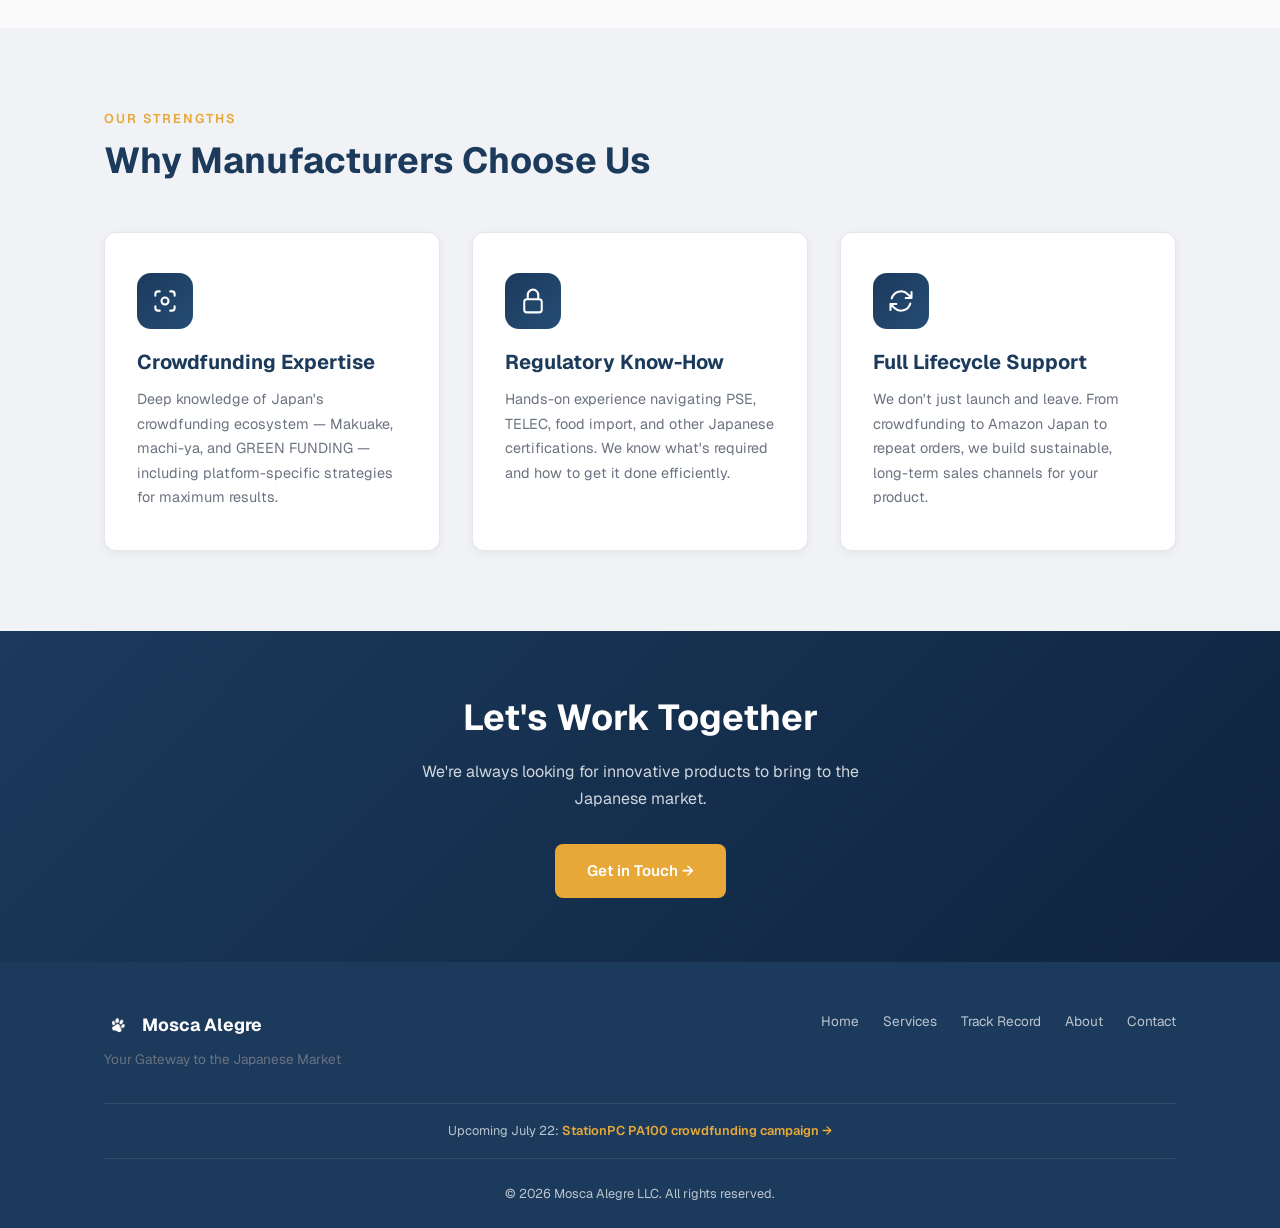
<file: about.html>
<!DOCTYPE html>
<html lang="en">
<head>
  <meta charset="UTF-8">
  <meta name="viewport" content="width=device-width, initial-scale=1.0">
  <title>About — Mosca Alegre</title>
  <meta name="description" content="About Mosca Alegre LLC — a Tokyo-based import and distribution company specializing in bringing international products to the Japanese market.">
  <link rel="preconnect" href="https://fonts.googleapis.com">
  <link rel="preconnect" href="https://fonts.gstatic.com" crossorigin>
  <link href="https://fonts.googleapis.com/css2?family=Geist:wght@300;400;500;600;700&display=swap" rel="stylesheet">
  <link rel="icon" type="image/png" sizes="32x32" href="images/favicon-32.png">
  <link rel="icon" type="image/png" sizes="16x16" href="images/favicon-16.png">
  <link rel="apple-touch-icon" sizes="180x180" href="images/apple-touch-icon.png">
  <link rel="shortcut icon" href="images/favicon.ico">
  <link rel="stylesheet" href="css/style.css">
</head>
<body>

  <header class="header">
    <div class="header-inner">
      <a href="index.html" class="logo"><img src="images/paw-icon.png" alt="" class="logo-icon">Mosca Alegre</a>
      <nav class="nav-links">
        <a href="index.html">Home</a>
        <a href="services.html">Services</a>
        <a href="track-record.html">Track Record</a>
        <a href="about.html" class="active">About</a>
        <a href="contact.html" class="nav-cta">Contact Us</a>
      </nav>
      <button class="menu-toggle" aria-label="Menu">
        <span></span><span></span><span></span>
      </button>
    </div>
  </header>

  <section class="page-header">
    <div class="container" style="text-align:center;">
      <img src="images/logo.png" alt="Mosca Alegre" style="width:240px;height:240px;border-radius:24px;box-shadow:0 8px 32px rgba(0,0,0,0.2);margin:0 auto 32px;">
      <p class="section-label">About Us</p>
      <h1>Bridging Global Innovation and Japan</h1>
      <p>A dedicated partner for international manufacturers entering the Japanese market.</p>
    </div>
  </section>

  <section>
    <div class="container">
      <div class="about-grid">
        <div class="about-content">
          <div style="margin-bottom:32px;">
            <img src="images/ceo.png" alt="Masato Omori — CEO of Mosca Alegre" style="width:180px;height:180px;border-radius:50%;object-fit:cover;object-position:center top;border:4px solid var(--border);">
          </div>
          <p class="section-label">CEO Message</p>
          <h2>Why We Do What We Do</h2>
          <p>Japan is one of the world's most attractive consumer markets — but also one of the hardest to enter. Language barriers, complex regulations, unique consumer expectations, and a crowded retail landscape make it challenging for international manufacturers to succeed alone.</p>
          <p>At Mosca Alegre, we exist to solve exactly this problem. With deep expertise in Japanese crowdfunding platforms, regulatory compliance, and e-commerce, we serve as your trusted local partner — handling every aspect of market entry so you can focus on creating great products.</p>
          <p>Our mission is simple: to connect innovative global products with Japanese consumers who will love them.</p>
          <p style="margin-top:24px;color:var(--primary);font-weight:600;">Masato Omori<br><span style="font-weight:400;color:var(--text-light);">CEO, Mosca Alegre LLC</span></p>
        </div>
        <div>
          <div class="company-info" style="margin-bottom:24px;">
            <h3 style="margin-bottom:20px;">Our Team</h3>
            <div style="display:flex;gap:24px;align-items:center;margin-bottom:20px;padding-bottom:20px;border-bottom:1px solid var(--border);">
              <img src="images/ceo.png" alt="Masato Omori" style="width:64px;height:64px;border-radius:50%;object-fit:cover;object-position:center top;flex-shrink:0;">
              <div>
                <p style="font-weight:600;color:var(--text);margin-bottom:2px;">Masato Omori</p>
                <p style="font-size:0.85rem;">CEO — Oversees all business operations, manufacturer relations, and strategic partnerships.</p>
              </div>
            </div>
            <div style="display:flex;gap:24px;align-items:center;">
              <img src="images/advisor.jpg" alt="Kazuma Hayashi" style="width:64px;height:64px;border-radius:50%;object-fit:cover;flex-shrink:0;">
              <div>
                <p style="font-weight:600;color:var(--text);margin-bottom:2px;">Kazuma Hayashi</p>
                <p style="font-size:0.85rem;">Advisor — Interpreter, sales representative, and certified eBay consultant with extensive cross-border trade experience.</p>
              </div>
            </div>
          </div>
          <div class="company-info">
            <h3 style="margin-bottom:20px;">Company Information</h3>
            <table>
              <tr>
                <th>Company</th>
                <td>Mosca Alegre LLC</td>
              </tr>
              <tr>
                <th>CEO</th>
                <td>Masato Omori</td>
              </tr>
              <tr>
                <th>Founded</th>
                <td>May 2022</td>
              </tr>
              <tr>
                <th>Location</th>
                <td>Tokyo, Japan</td>
              </tr>
              <tr>
                <th>Business</th>
                <td>Import &amp; distribution of international manufacturer products; Sales agency management &amp; support</td>
              </tr>
              <tr>
                <th>Registration</th>
                <td>Corporate No. 0127-03-002461</td>
              </tr>
            </table>
          </div>
        </div>
      </div>
    </div>
  </section>

  <section style="background:var(--bg-alt);">
    <div class="container">
      <p class="section-label">Our Strengths</p>
      <h2>Why Manufacturers Choose Us</h2>
      <div class="values-grid">
        <div class="value-card">
          <div class="value-icon"><svg viewBox="0 0 24 24" aria-hidden="true"><path d="M7.5 3.75H6A2.25 2.25 0 0 0 3.75 6v1.5M16.5 3.75H18A2.25 2.25 0 0 1 20.25 6v1.5m0 9V18A2.25 2.25 0 0 1 18 20.25h-1.5m-9 0H6A2.25 2.25 0 0 1 3.75 18v-1.5M15 12a3 3 0 1 1-6 0 3 3 0 0 1 6 0Z"/></svg></div>
          <h3>Crowdfunding Expertise</h3>
          <p>Deep knowledge of Japan's crowdfunding ecosystem — Makuake, machi-ya, and GREEN FUNDING — including platform-specific strategies for maximum results.</p>
        </div>
        <div class="value-card">
          <div class="value-icon"><svg viewBox="0 0 24 24" aria-hidden="true"><path d="M16.5 10.5V6.75a4.5 4.5 0 1 0-9 0v3.75m-.75 11.25h10.5a2.25 2.25 0 0 0 2.25-2.25v-6.75a2.25 2.25 0 0 0-2.25-2.25H6.75a2.25 2.25 0 0 0-2.25 2.25v6.75a2.25 2.25 0 0 0 2.25 2.25Z"/></svg></div>
          <h3>Regulatory Know-How</h3>
          <p>Hands-on experience navigating PSE, TELEC, food import, and other Japanese certifications. We know what's required and how to get it done efficiently.</p>
        </div>
        <div class="value-card">
          <div class="value-icon"><svg viewBox="0 0 24 24" aria-hidden="true"><path d="M16.023 9.348h4.992v-.001M2.985 19.644v-4.992m0 0h4.992m-4.993 0 3.181 3.183a8.25 8.25 0 0 0 13.803-3.7M4.031 9.865a8.25 8.25 0 0 1 13.803-3.7l3.181 3.182m0-4.991v4.99"/></svg></div>
          <h3>Full Lifecycle Support</h3>
          <p>We don't just launch and leave. From crowdfunding to Amazon Japan to repeat orders, we build sustainable, long-term sales channels for your product.</p>
        </div>
      </div>
    </div>
  </section>

  <section class="cta-banner">
    <div class="container">
      <h2>Let's Work Together</h2>
      <p>We're always looking for innovative products to bring to the Japanese market.</p>
      <a href="contact.html" class="btn btn-primary">Get in Touch &rarr;</a>
    </div>
  </section>

  <footer class="footer">
    <div class="container">
      <div class="footer-inner">
        <div>
          <div class="footer-logo"><img src="images/paw-icon-white.png" alt="" class="footer-logo-icon">Mosca Alegre</div>
          <p style="font-size:0.85rem;">Your Gateway to the Japanese Market</p>
        </div>
        <div class="footer-links">
          <a href="index.html">Home</a>
          <a href="services.html">Services</a>
          <a href="track-record.html">Track Record</a>
          <a href="about.html">About</a>
          <a href="contact.html">Contact</a>
        </div>
      </div>
      <div style="padding:16px 0;border-top:1px solid rgba(255,255,255,0.1);margin-bottom:0;font-size:0.8rem;text-align:center;">
        Upcoming July 22: <a href="pocketcloud/" style="color:var(--accent);font-weight:600;">StationPC PA100 crowdfunding campaign &rarr;</a>
      </div>
      <div class="footer-bottom">
        &copy; 2026 Mosca Alegre LLC. All rights reserved.
      </div>
    </div>
  </footer>

  <script src="js/main.js"></script>
</body>
</html>
</file>
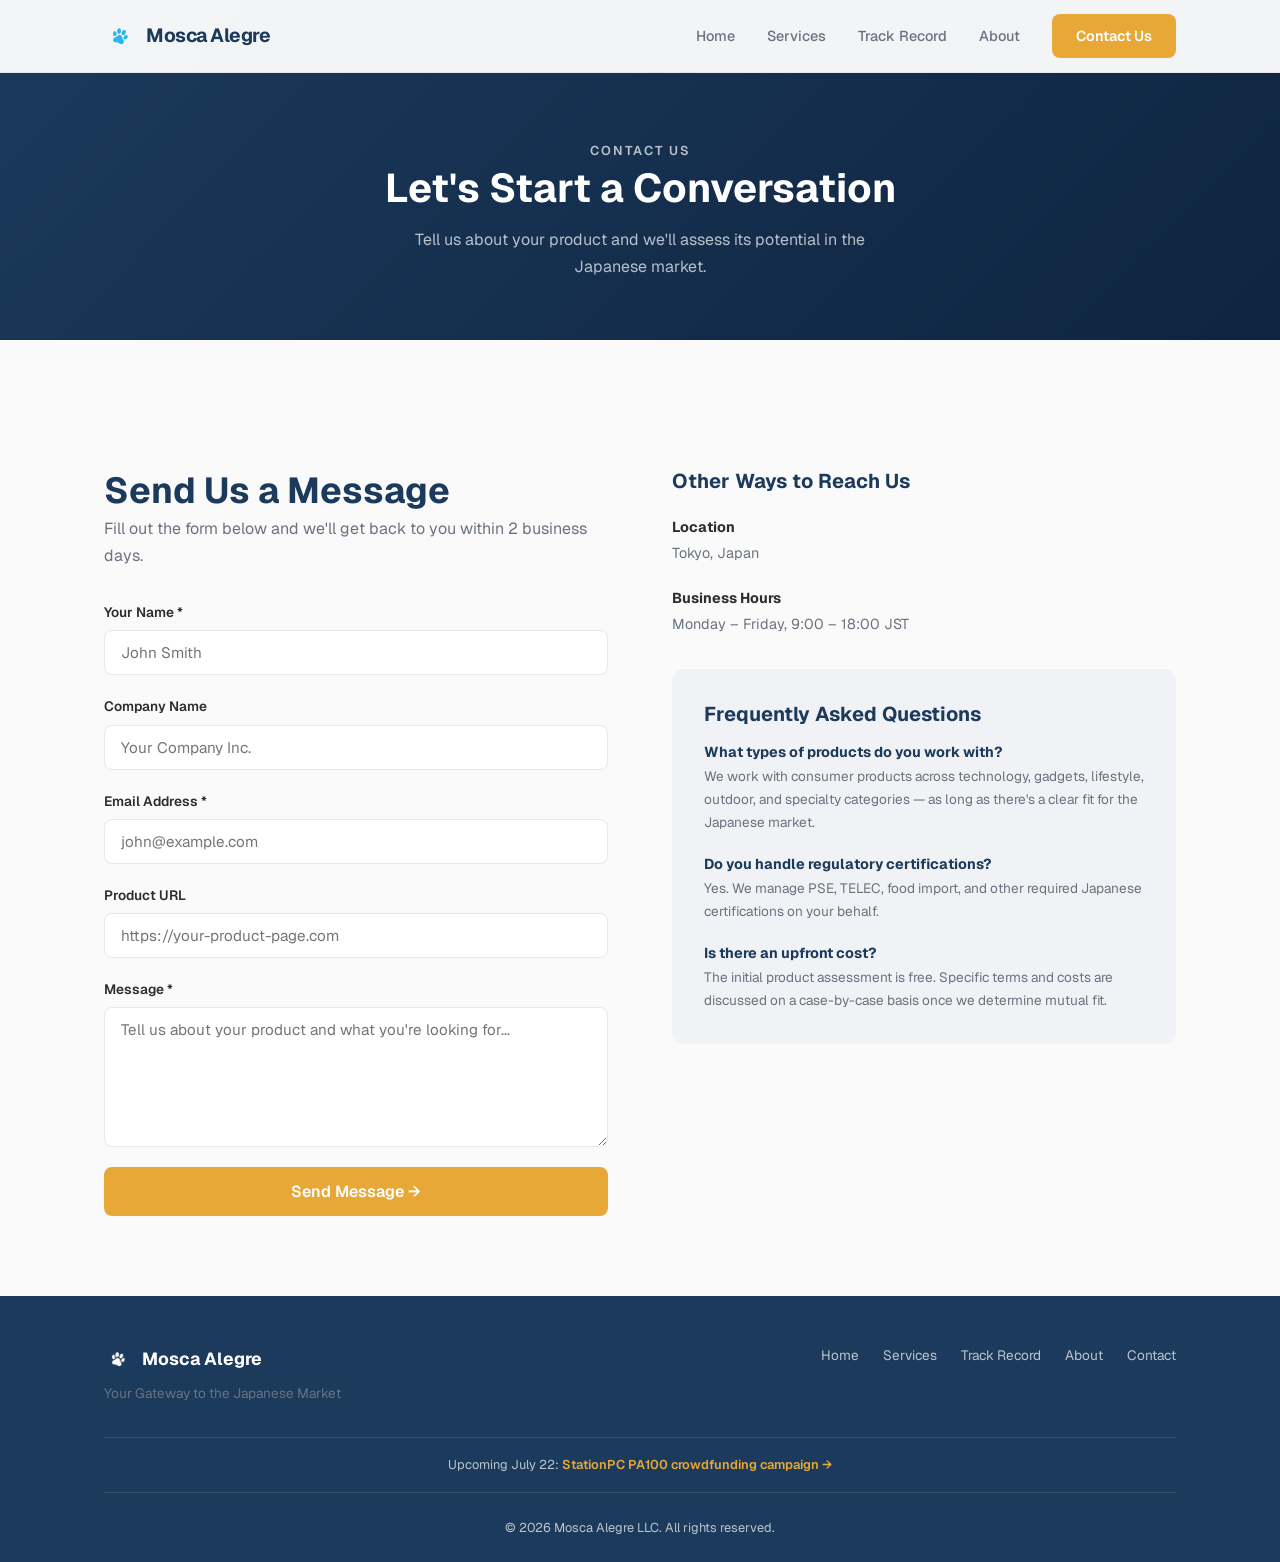
<file: contact.html>
<!DOCTYPE html>
<html lang="en">
<head>
  <meta charset="UTF-8">
  <meta name="viewport" content="width=device-width, initial-scale=1.0">
  <title>Contact — Mosca Alegre</title>
  <meta name="description" content="Contact Mosca Alegre to discuss bringing your product to the Japanese market. Free product assessment available.">
  <link rel="preconnect" href="https://fonts.googleapis.com">
  <link rel="preconnect" href="https://fonts.gstatic.com" crossorigin>
  <link href="https://fonts.googleapis.com/css2?family=Geist:wght@300;400;500;600;700&display=swap" rel="stylesheet">
  <link rel="icon" type="image/png" sizes="32x32" href="images/favicon-32.png">
  <link rel="icon" type="image/png" sizes="16x16" href="images/favicon-16.png">
  <link rel="apple-touch-icon" sizes="180x180" href="images/apple-touch-icon.png">
  <link rel="shortcut icon" href="images/favicon.ico">
  <link rel="stylesheet" href="css/style.css">
</head>
<body>

  <header class="header">
    <div class="header-inner">
      <a href="index.html" class="logo"><img src="images/paw-icon.png" alt="" class="logo-icon">Mosca Alegre</a>
      <nav class="nav-links">
        <a href="index.html">Home</a>
        <a href="services.html">Services</a>
        <a href="track-record.html">Track Record</a>
        <a href="about.html">About</a>
        <a href="contact.html" class="nav-cta active">Contact Us</a>
      </nav>
      <button class="menu-toggle" aria-label="Menu">
        <span></span><span></span><span></span>
      </button>
    </div>
  </header>

  <section class="page-header">
    <div class="container">
      <p class="section-label">Contact Us</p>
      <h1>Let's Start a Conversation</h1>
      <p>Tell us about your product and we'll assess its potential in the Japanese market.</p>
    </div>
  </section>

  <section>
    <div class="container">
      <div class="contact-grid">
        <div>
          <h2>Send Us a Message</h2>
          <p style="margin-bottom:32px;">Fill out the form below and we'll get back to you within 2 business days.</p>
          <form class="contact-form" id="contact-form" action="https://formspree.io/f/xlgoglgy" method="POST">
            <!-- Honeypot: hidden from humans, bots will fill it -->
            <div style="position:absolute;left:-9999px;" aria-hidden="true">
              <label for="website">Website</label>
              <input type="text" id="website" name="website" tabindex="-1" autocomplete="off">
            </div>
            <!-- Timestamp for time-based check -->
            <input type="hidden" id="form-loaded" name="_gotcha" value="">
            <div class="form-group">
              <label for="name">Your Name *</label>
              <input type="text" id="name" name="name" required placeholder="John Smith">
            </div>
            <div class="form-group">
              <label for="company">Company Name</label>
              <input type="text" id="company" name="company" placeholder="Your Company Inc.">
            </div>
            <div class="form-group">
              <label for="email">Email Address *</label>
              <input type="email" id="email" name="email" required placeholder="john@example.com">
            </div>
            <div class="form-group">
              <label for="product-url">Product URL</label>
              <input type="url" id="product-url" name="product-url" placeholder="https://your-product-page.com">
            </div>
            <div class="form-group">
              <label for="message">Message *</label>
              <textarea id="message" name="message" required placeholder="Tell us about your product and what you're looking for..."></textarea>
            </div>
            <button type="submit" class="form-submit" id="submit-btn">Send Message &rarr;</button>
          </form>
        </div>
        <div>
          <div class="contact-info">
            <h3>Other Ways to Reach Us</h3>

            <div class="contact-detail">
              <h4>Location</h4>
              <p>Tokyo, Japan</p>
            </div>

            <div class="contact-detail">
              <h4>Business Hours</h4>
              <p>Monday – Friday, 9:00 – 18:00 JST</p>
            </div>
          </div>

          <div style="margin-top:32px;background:var(--bg-alt);border-radius:var(--radius);padding:32px;">
            <h3 style="margin-bottom:16px;">Frequently Asked Questions</h3>

            <div style="margin-bottom:20px;">
              <h4 style="font-size:0.9rem;margin-bottom:4px;">What types of products do you work with?</h4>
              <p style="font-size:0.85rem;">We work with consumer products across technology, gadgets, lifestyle, outdoor, and specialty categories — as long as there's a clear fit for the Japanese market.</p>
            </div>

            <div style="margin-bottom:20px;">
              <h4 style="font-size:0.9rem;margin-bottom:4px;">Do you handle regulatory certifications?</h4>
              <p style="font-size:0.85rem;">Yes. We manage PSE, TELEC, food import, and other required Japanese certifications on your behalf.</p>
            </div>

            <div>
              <h4 style="font-size:0.9rem;margin-bottom:4px;">Is there an upfront cost?</h4>
              <p style="font-size:0.85rem;">The initial product assessment is free. Specific terms and costs are discussed on a case-by-case basis once we determine mutual fit.</p>
            </div>
          </div>
        </div>
      </div>
    </div>
  </section>

  <footer class="footer">
    <div class="container">
      <div class="footer-inner">
        <div>
          <div class="footer-logo"><img src="images/paw-icon-white.png" alt="" class="footer-logo-icon">Mosca Alegre</div>
          <p style="font-size:0.85rem;">Your Gateway to the Japanese Market</p>
        </div>
        <div class="footer-links">
          <a href="index.html">Home</a>
          <a href="services.html">Services</a>
          <a href="track-record.html">Track Record</a>
          <a href="about.html">About</a>
          <a href="contact.html">Contact</a>
        </div>
      </div>
      <div style="padding:16px 0;border-top:1px solid rgba(255,255,255,0.1);margin-bottom:0;font-size:0.8rem;text-align:center;">
        Upcoming July 22: <a href="pocketcloud/" style="color:var(--accent);font-weight:600;">StationPC PA100 crowdfunding campaign &rarr;</a>
      </div>
      <div class="footer-bottom">
        &copy; 2026 Mosca Alegre LLC. All rights reserved.
      </div>
    </div>
  </footer>

  <script src="js/main.js"></script>
</body>
</html>
</file>
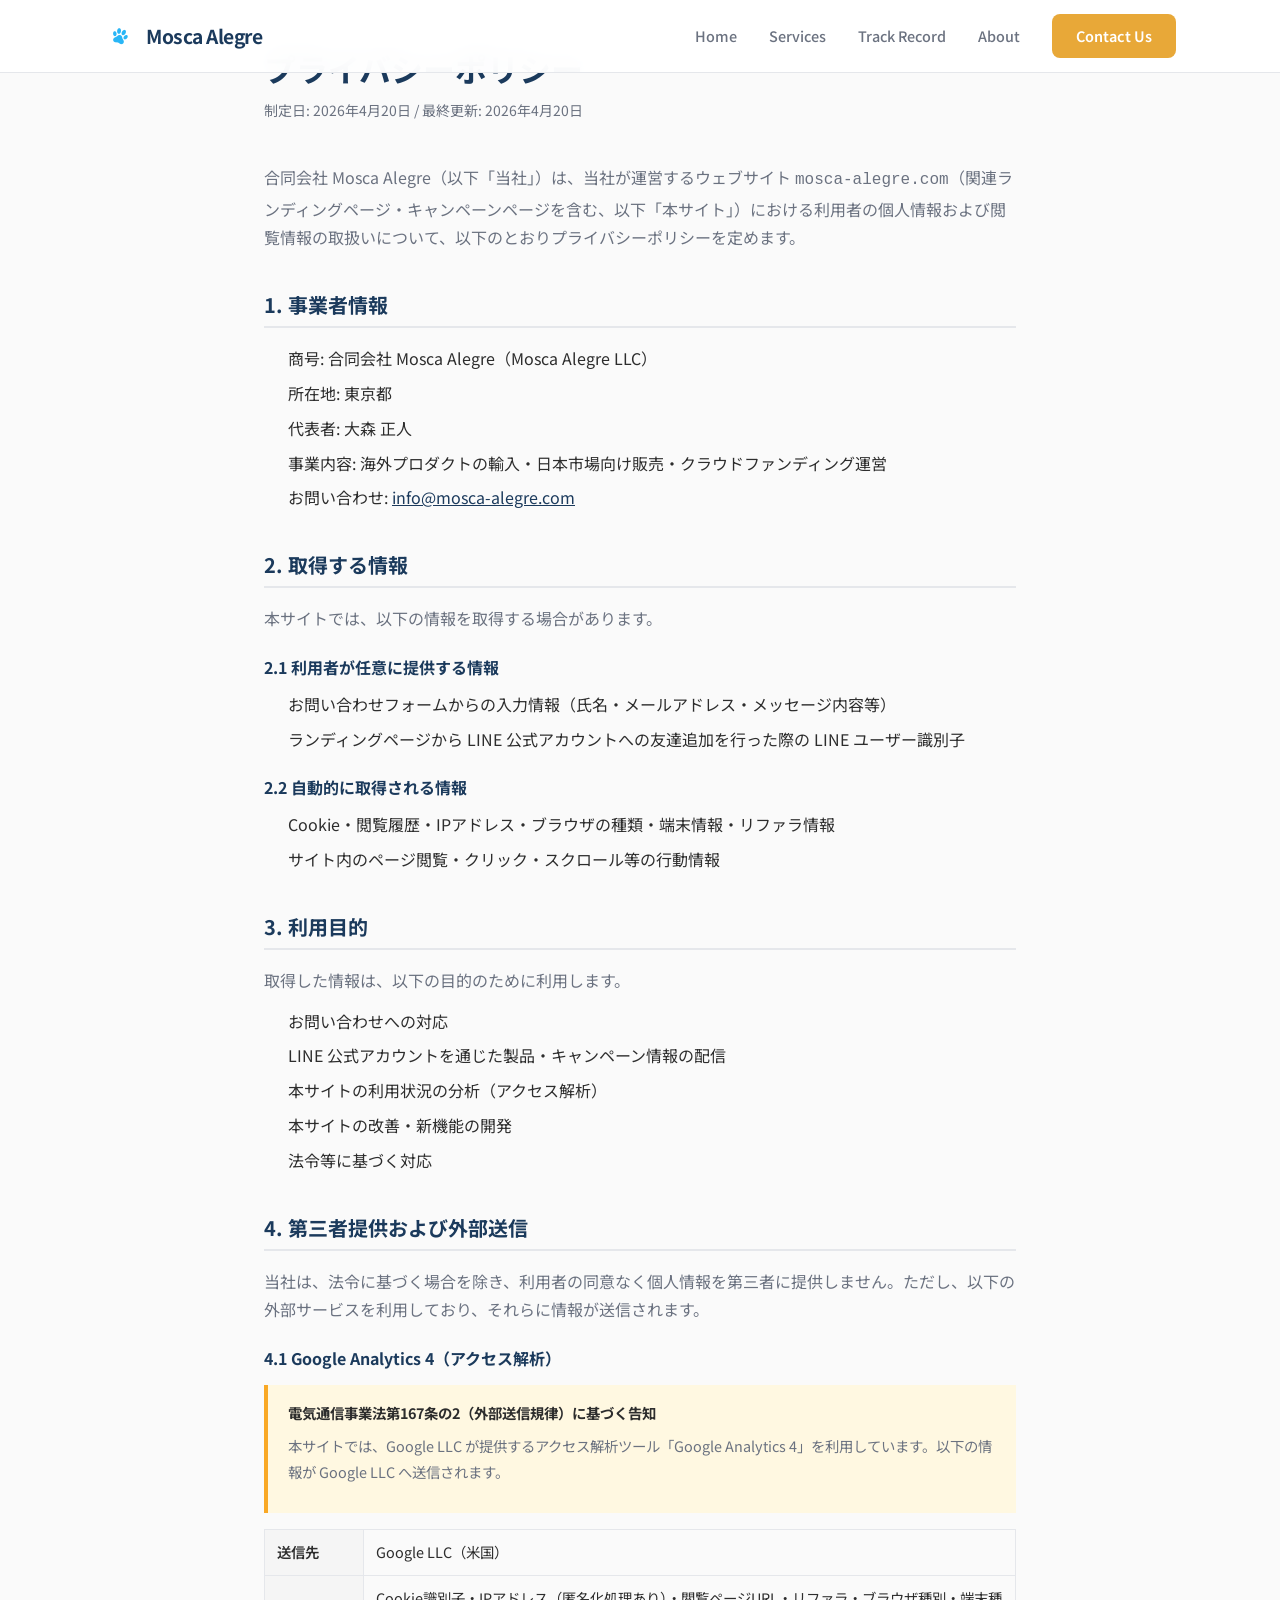
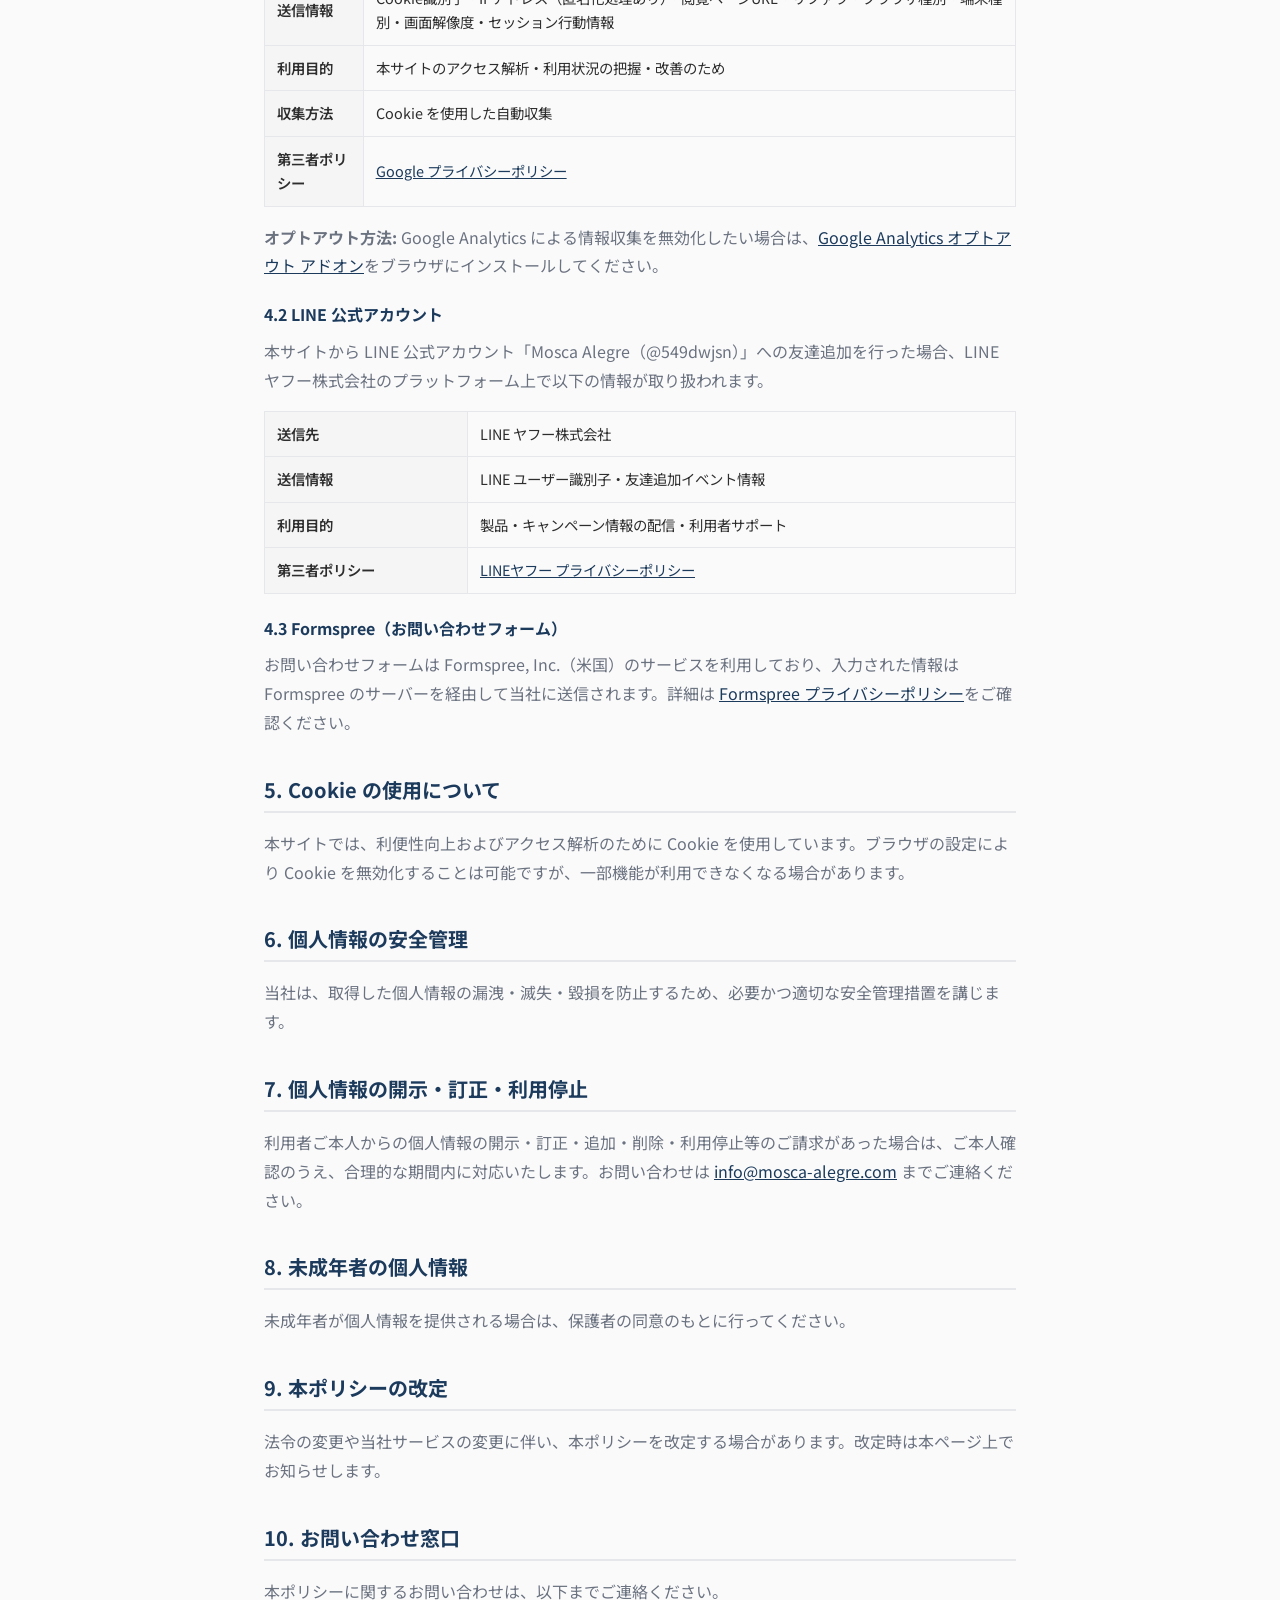
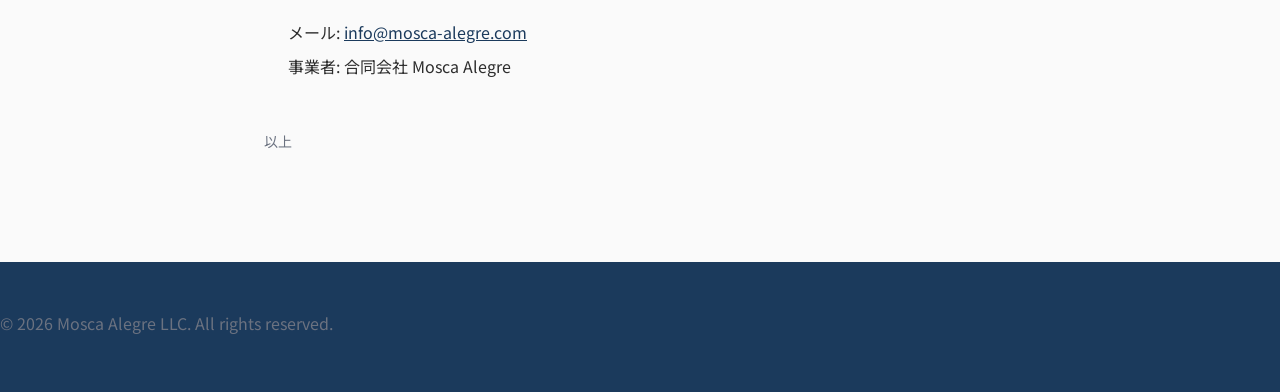
<file: privacy-policy.html>
<!DOCTYPE html>
<html lang="ja">
<head>
  <meta charset="UTF-8">
  <meta name="viewport" content="width=device-width, initial-scale=1.0">
  <title>プライバシーポリシー — Mosca Alegre</title>
  <meta name="description" content="合同会社 Mosca Alegre のプライバシーポリシー。個人情報の取扱い・Google Analytics 4 の外部送信規律・LINE 公式アカウントのデータ取扱いについて。">
  <link rel="preconnect" href="https://fonts.googleapis.com">
  <link rel="preconnect" href="https://fonts.gstatic.com" crossorigin>
  <link href="https://fonts.googleapis.com/css2?family=Geist:wght@300;400;500;600;700&family=Noto+Sans+JP:wght@300;400;500;600;700&display=swap" rel="stylesheet">
  <link rel="icon" type="image/png" sizes="32x32" href="images/favicon-32.png">
  <link rel="icon" type="image/png" sizes="16x16" href="images/favicon-16.png">
  <link rel="apple-touch-icon" sizes="180x180" href="images/apple-touch-icon.png">
  <link rel="shortcut icon" href="images/favicon.ico">
  <link rel="stylesheet" href="css/style.css">
  <style>
    body { font-family: 'Noto Sans JP', 'Inter', sans-serif; }
    .privacy-wrap { max-width: 800px; margin: 0 auto; padding: 48px 24px 96px; }
    .privacy-wrap h1 { font-size: 2rem; margin-bottom: 8px; }
    .privacy-wrap .updated { color: var(--text-light); font-size: 0.875rem; margin-bottom: 40px; }
    .privacy-wrap h2 { font-size: 1.25rem; margin: 40px 0 16px; padding-bottom: 8px; border-bottom: 2px solid var(--border); }
    .privacy-wrap h3 { font-size: 1rem; margin: 24px 0 12px; }
    .privacy-wrap p { margin-bottom: 12px; line-height: 1.8; }
    .privacy-wrap ul { margin: 12px 0 16px 24px; }
    .privacy-wrap li { margin-bottom: 6px; line-height: 1.8; }
    .privacy-wrap table { width: 100%; border-collapse: collapse; margin: 16px 0; }
    .privacy-wrap th, .privacy-wrap td { border: 1px solid var(--border); padding: 10px 12px; text-align: left; font-size: 0.9rem; }
    .privacy-wrap th { background: #f5f5f5; font-weight: 600; }
    .privacy-wrap a { color: var(--primary); text-decoration: underline; }
    .privacy-wrap .tel-law { background: #fff8e1; border-left: 4px solid #f9a825; padding: 16px 20px; margin: 16px 0; font-size: 0.9rem; line-height: 1.7; }
  </style>
</head>
<body>

  <header class="header">
    <div class="header-inner">
      <a href="index.html" class="logo"><img src="images/paw-icon.png" alt="" class="logo-icon">Mosca Alegre</a>
      <nav class="nav-links">
        <a href="index.html">Home</a>
        <a href="services.html">Services</a>
        <a href="track-record.html">Track Record</a>
        <a href="about.html">About</a>
        <a href="contact.html" class="nav-cta">Contact Us</a>
      </nav>
      <button class="menu-toggle" aria-label="Menu">
        <span></span><span></span><span></span>
      </button>
    </div>
  </header>

  <main class="privacy-wrap">
    <h1>プライバシーポリシー</h1>
    <p class="updated">制定日: 2026年4月20日 / 最終更新: 2026年4月20日</p>

    <p>合同会社 Mosca Alegre（以下「当社」）は、当社が運営するウェブサイト <code>mosca-alegre.com</code>（関連ランディングページ・キャンペーンページを含む、以下「本サイト」）における利用者の個人情報および閲覧情報の取扱いについて、以下のとおりプライバシーポリシーを定めます。</p>

    <h2>1. 事業者情報</h2>
    <ul>
      <li>商号: 合同会社 Mosca Alegre（Mosca Alegre LLC）</li>
      <li>所在地: 東京都</li>
      <li>代表者: 大森 正人</li>
      <li>事業内容: 海外プロダクトの輸入・日本市場向け販売・クラウドファンディング運営</li>
      <li>お問い合わせ: <a href="mailto:info@mosca-alegre.com">info@mosca-alegre.com</a></li>
    </ul>

    <h2>2. 取得する情報</h2>
    <p>本サイトでは、以下の情報を取得する場合があります。</p>

    <h3>2.1 利用者が任意に提供する情報</h3>
    <ul>
      <li>お問い合わせフォームからの入力情報（氏名・メールアドレス・メッセージ内容等）</li>
      <li>ランディングページから LINE 公式アカウントへの友達追加を行った際の LINE ユーザー識別子</li>
    </ul>

    <h3>2.2 自動的に取得される情報</h3>
    <ul>
      <li>Cookie・閲覧履歴・IPアドレス・ブラウザの種類・端末情報・リファラ情報</li>
      <li>サイト内のページ閲覧・クリック・スクロール等の行動情報</li>
    </ul>

    <h2>3. 利用目的</h2>
    <p>取得した情報は、以下の目的のために利用します。</p>
    <ul>
      <li>お問い合わせへの対応</li>
      <li>LINE 公式アカウントを通じた製品・キャンペーン情報の配信</li>
      <li>本サイトの利用状況の分析（アクセス解析）</li>
      <li>本サイトの改善・新機能の開発</li>
      <li>法令等に基づく対応</li>
    </ul>

    <h2>4. 第三者提供および外部送信</h2>
    <p>当社は、法令に基づく場合を除き、利用者の同意なく個人情報を第三者に提供しません。ただし、以下の外部サービスを利用しており、それらに情報が送信されます。</p>

    <h3>4.1 Google Analytics 4（アクセス解析）</h3>
    <div class="tel-law">
      <strong>電気通信事業法第167条の2（外部送信規律）に基づく告知</strong>
      <p style="margin-top:8px;">本サイトでは、Google LLC が提供するアクセス解析ツール「Google Analytics 4」を利用しています。以下の情報が Google LLC へ送信されます。</p>
    </div>

    <table>
      <tr><th>送信先</th><td>Google LLC（米国）</td></tr>
      <tr><th>送信情報</th><td>Cookie識別子・IPアドレス（匿名化処理あり）・閲覧ページURL・リファラ・ブラウザ種別・端末種別・画面解像度・セッション行動情報</td></tr>
      <tr><th>利用目的</th><td>本サイトのアクセス解析・利用状況の把握・改善のため</td></tr>
      <tr><th>収集方法</th><td>Cookie を使用した自動収集</td></tr>
      <tr><th>第三者ポリシー</th><td><a href="https://policies.google.com/privacy" target="_blank" rel="noopener">Google プライバシーポリシー</a></td></tr>
    </table>

    <p><strong>オプトアウト方法:</strong> Google Analytics による情報収集を無効化したい場合は、<a href="https://tools.google.com/dlpage/gaoptout" target="_blank" rel="noopener">Google Analytics オプトアウト アドオン</a>をブラウザにインストールしてください。</p>

    <h3>4.2 LINE 公式アカウント</h3>
    <p>本サイトから LINE 公式アカウント「Mosca Alegre（@549dwjsn）」への友達追加を行った場合、LINE ヤフー株式会社のプラットフォーム上で以下の情報が取り扱われます。</p>
    <table>
      <tr><th>送信先</th><td>LINE ヤフー株式会社</td></tr>
      <tr><th>送信情報</th><td>LINE ユーザー識別子・友達追加イベント情報</td></tr>
      <tr><th>利用目的</th><td>製品・キャンペーン情報の配信・利用者サポート</td></tr>
      <tr><th>第三者ポリシー</th><td><a href="https://line.me/ja/terms/policy/" target="_blank" rel="noopener">LINEヤフー プライバシーポリシー</a></td></tr>
    </table>

    <h3>4.3 Formspree（お問い合わせフォーム）</h3>
    <p>お問い合わせフォームは Formspree, Inc.（米国）のサービスを利用しており、入力された情報は Formspree のサーバーを経由して当社に送信されます。詳細は <a href="https://formspree.io/legal/privacy-policy/" target="_blank" rel="noopener">Formspree プライバシーポリシー</a>をご確認ください。</p>

    <h2>5. Cookie の使用について</h2>
    <p>本サイトでは、利便性向上およびアクセス解析のために Cookie を使用しています。ブラウザの設定により Cookie を無効化することは可能ですが、一部機能が利用できなくなる場合があります。</p>

    <h2>6. 個人情報の安全管理</h2>
    <p>当社は、取得した個人情報の漏洩・滅失・毀損を防止するため、必要かつ適切な安全管理措置を講じます。</p>

    <h2>7. 個人情報の開示・訂正・利用停止</h2>
    <p>利用者ご本人からの個人情報の開示・訂正・追加・削除・利用停止等のご請求があった場合は、ご本人確認のうえ、合理的な期間内に対応いたします。お問い合わせは <a href="mailto:info@mosca-alegre.com">info@mosca-alegre.com</a> までご連絡ください。</p>

    <h2>8. 未成年者の個人情報</h2>
    <p>未成年者が個人情報を提供される場合は、保護者の同意のもとに行ってください。</p>

    <h2>9. 本ポリシーの改定</h2>
    <p>法令の変更や当社サービスの変更に伴い、本ポリシーを改定する場合があります。改定時は本ページ上でお知らせします。</p>

    <h2>10. お問い合わせ窓口</h2>
    <p>本ポリシーに関するお問い合わせは、以下までご連絡ください。</p>
    <ul>
      <li>メール: <a href="mailto:info@mosca-alegre.com">info@mosca-alegre.com</a></li>
      <li>事業者: 合同会社 Mosca Alegre</li>
    </ul>

    <p style="margin-top:48px;font-size:0.875rem;color:var(--text-light);">以上</p>
  </main>

  <footer class="footer">
    <div class="footer-inner">
      <p>© 2026 Mosca Alegre LLC. All rights reserved.</p>
    </div>
  </footer>

</body>
</html>
</file>
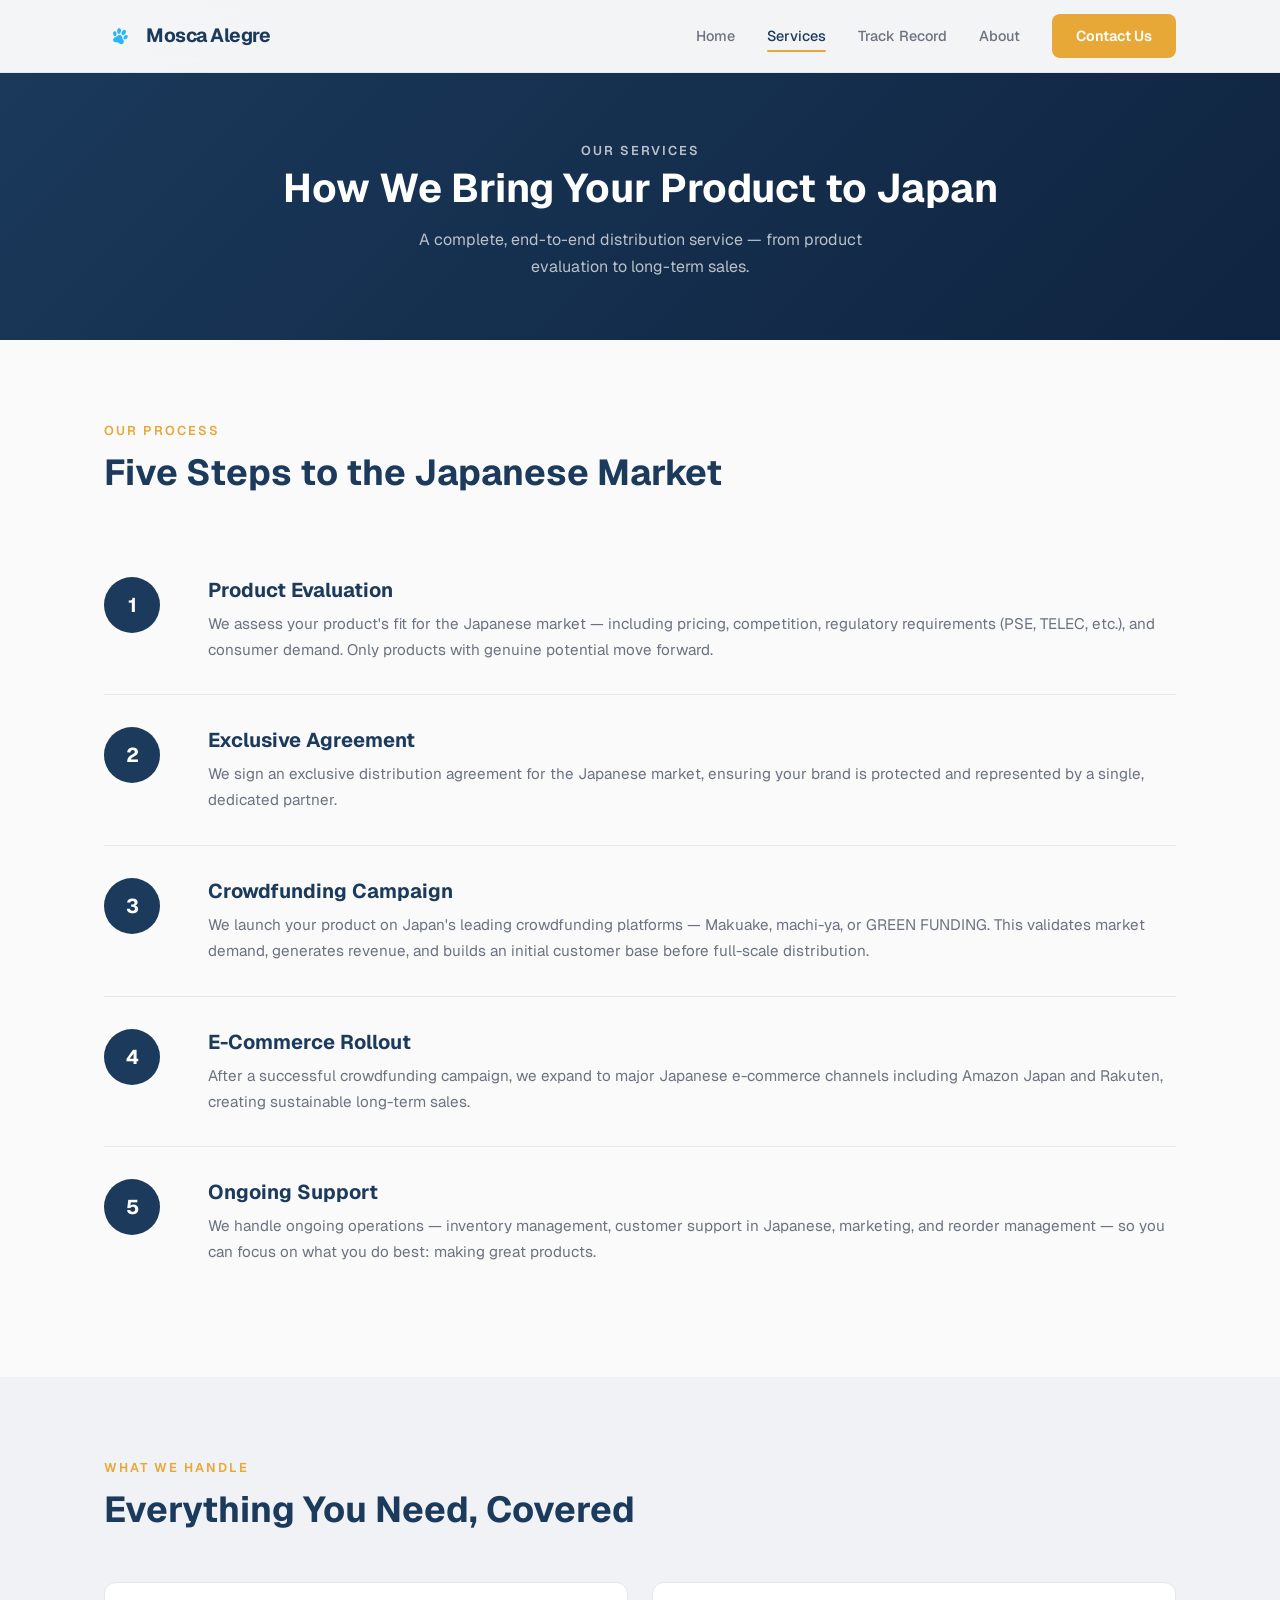
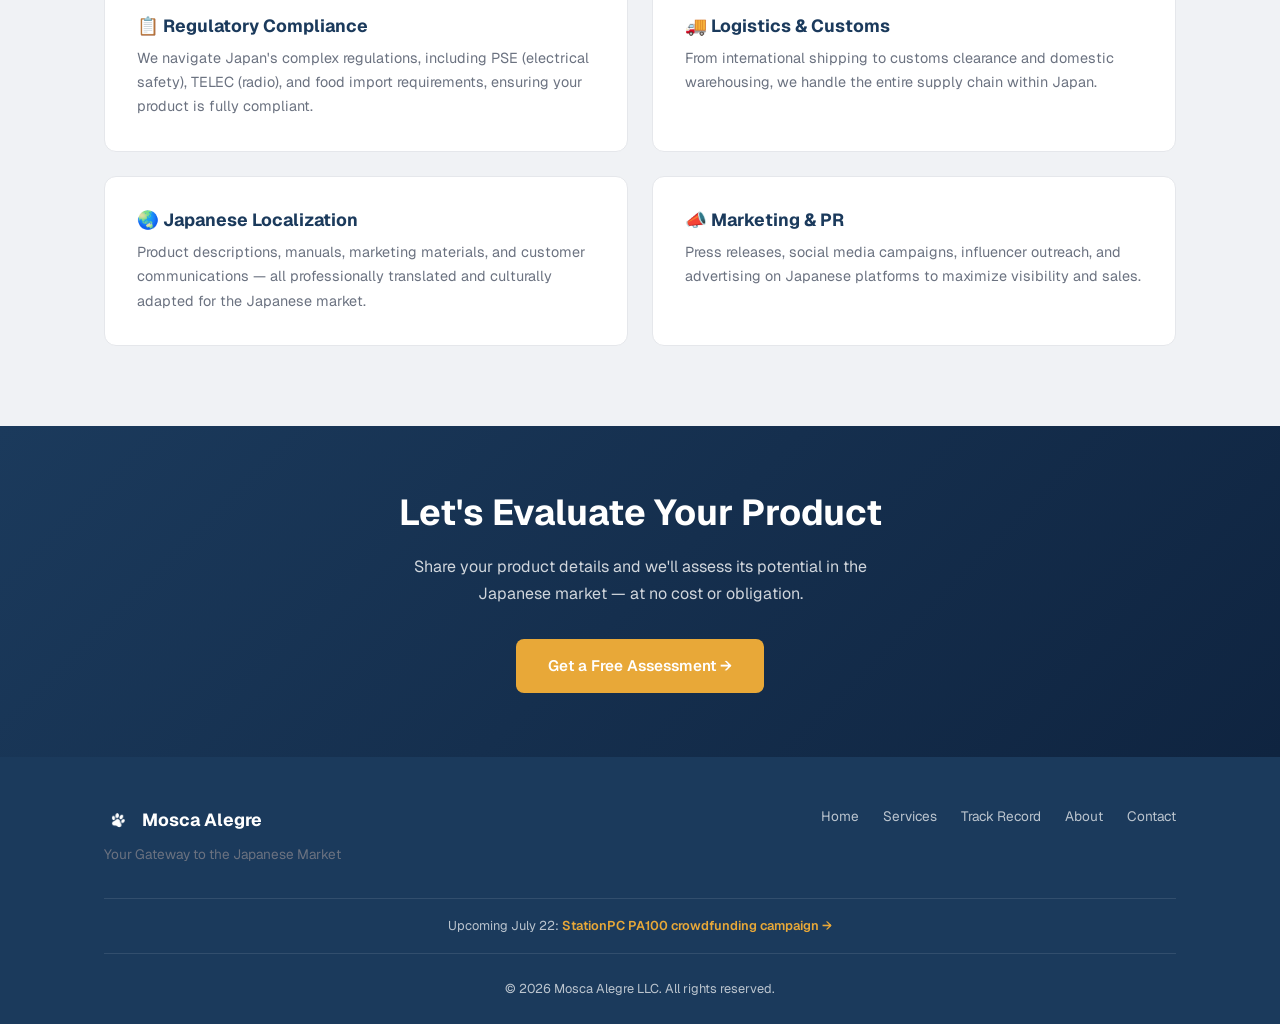
<file: services.html>
<!DOCTYPE html>
<html lang="en">
<head>
  <meta charset="UTF-8">
  <meta name="viewport" content="width=device-width, initial-scale=1.0">
  <title>Services — Mosca Alegre</title>
  <meta name="description" content="End-to-end distribution services for international manufacturers looking to enter the Japanese market through crowdfunding and e-commerce.">
  <link rel="preconnect" href="https://fonts.googleapis.com">
  <link rel="preconnect" href="https://fonts.gstatic.com" crossorigin>
  <link href="https://fonts.googleapis.com/css2?family=Geist:wght@300;400;500;600;700&display=swap" rel="stylesheet">
  <link rel="icon" type="image/png" sizes="32x32" href="images/favicon-32.png">
  <link rel="icon" type="image/png" sizes="16x16" href="images/favicon-16.png">
  <link rel="apple-touch-icon" sizes="180x180" href="images/apple-touch-icon.png">
  <link rel="shortcut icon" href="images/favicon.ico">
  <link rel="stylesheet" href="css/style.css">
</head>
<body>

  <header class="header">
    <div class="header-inner">
      <a href="index.html" class="logo"><img src="images/paw-icon.png" alt="" class="logo-icon">Mosca Alegre</a>
      <nav class="nav-links">
        <a href="index.html">Home</a>
        <a href="services.html" class="active">Services</a>
        <a href="track-record.html">Track Record</a>
        <a href="about.html">About</a>
        <a href="contact.html" class="nav-cta">Contact Us</a>
      </nav>
      <button class="menu-toggle" aria-label="Menu">
        <span></span><span></span><span></span>
      </button>
    </div>
  </header>

  <section class="page-header">
    <div class="container">
      <p class="section-label">Our Services</p>
      <h1>How We Bring Your Product to Japan</h1>
      <p>A complete, end-to-end distribution service — from product evaluation to long-term sales.</p>
    </div>
  </section>

  <section>
    <div class="container">
      <p class="section-label">Our Process</p>
      <h2>Five Steps to the Japanese Market</h2>
      <div class="process-steps">
        <div class="step">
          <div class="step-number">1</div>
          <div>
            <h3>Product Evaluation</h3>
            <p>We assess your product's fit for the Japanese market — including pricing, competition, regulatory requirements (PSE, TELEC, etc.), and consumer demand. Only products with genuine potential move forward.</p>
          </div>
        </div>
        <div class="step">
          <div class="step-number">2</div>
          <div>
            <h3>Exclusive Agreement</h3>
            <p>We sign an exclusive distribution agreement for the Japanese market, ensuring your brand is protected and represented by a single, dedicated partner.</p>
          </div>
        </div>
        <div class="step">
          <div class="step-number">3</div>
          <div>
            <h3>Crowdfunding Campaign</h3>
            <p>We launch your product on Japan's leading crowdfunding platforms — Makuake, machi-ya, or GREEN FUNDING. This validates market demand, generates revenue, and builds an initial customer base before full-scale distribution.</p>
          </div>
        </div>
        <div class="step">
          <div class="step-number">4</div>
          <div>
            <h3>E-Commerce Rollout</h3>
            <p>After a successful crowdfunding campaign, we expand to major Japanese e-commerce channels including Amazon Japan and Rakuten, creating sustainable long-term sales.</p>
          </div>
        </div>
        <div class="step">
          <div class="step-number">5</div>
          <div>
            <h3>Ongoing Support</h3>
            <p>We handle ongoing operations — inventory management, customer support in Japanese, marketing, and reorder management — so you can focus on what you do best: making great products.</p>
          </div>
        </div>
      </div>
    </div>
  </section>

  <section style="background:var(--bg-alt);">
    <div class="container">
      <p class="section-label">What We Handle</p>
      <h2>Everything You Need, Covered</h2>
      <div class="services-grid">
        <div class="service-item">
          <h3>&#x1F4CB; Regulatory Compliance</h3>
          <p>We navigate Japan's complex regulations, including PSE (electrical safety), TELEC (radio), and food import requirements, ensuring your product is fully compliant.</p>
        </div>
        <div class="service-item">
          <h3>&#x1F69A; Logistics &amp; Customs</h3>
          <p>From international shipping to customs clearance and domestic warehousing, we handle the entire supply chain within Japan.</p>
        </div>
        <div class="service-item">
          <h3>&#x1F30F; Japanese Localization</h3>
          <p>Product descriptions, manuals, marketing materials, and customer communications — all professionally translated and culturally adapted for the Japanese market.</p>
        </div>
        <div class="service-item">
          <h3>&#x1F4E3; Marketing &amp; PR</h3>
          <p>Press releases, social media campaigns, influencer outreach, and advertising on Japanese platforms to maximize visibility and sales.</p>
        </div>
      </div>
    </div>
  </section>

  <section class="cta-banner">
    <div class="container">
      <h2>Let's Evaluate Your Product</h2>
      <p>Share your product details and we'll assess its potential in the Japanese market — at no cost or obligation.</p>
      <a href="contact.html" class="btn btn-primary">Get a Free Assessment &rarr;</a>
    </div>
  </section>

  <footer class="footer">
    <div class="container">
      <div class="footer-inner">
        <div>
          <div class="footer-logo"><img src="images/paw-icon-white.png" alt="" class="footer-logo-icon">Mosca Alegre</div>
          <p style="font-size:0.85rem;">Your Gateway to the Japanese Market</p>
        </div>
        <div class="footer-links">
          <a href="index.html">Home</a>
          <a href="services.html">Services</a>
          <a href="track-record.html">Track Record</a>
          <a href="about.html">About</a>
          <a href="contact.html">Contact</a>
        </div>
      </div>
      <div style="padding:16px 0;border-top:1px solid rgba(255,255,255,0.1);margin-bottom:0;font-size:0.8rem;text-align:center;">
        Upcoming July 22: <a href="pocketcloud/" style="color:var(--accent);font-weight:600;">StationPC PA100 crowdfunding campaign &rarr;</a>
      </div>
      <div class="footer-bottom">
        &copy; 2026 Mosca Alegre LLC. All rights reserved.
      </div>
    </div>
  </footer>

  <script src="js/main.js"></script>
</body>
</html>
</file>
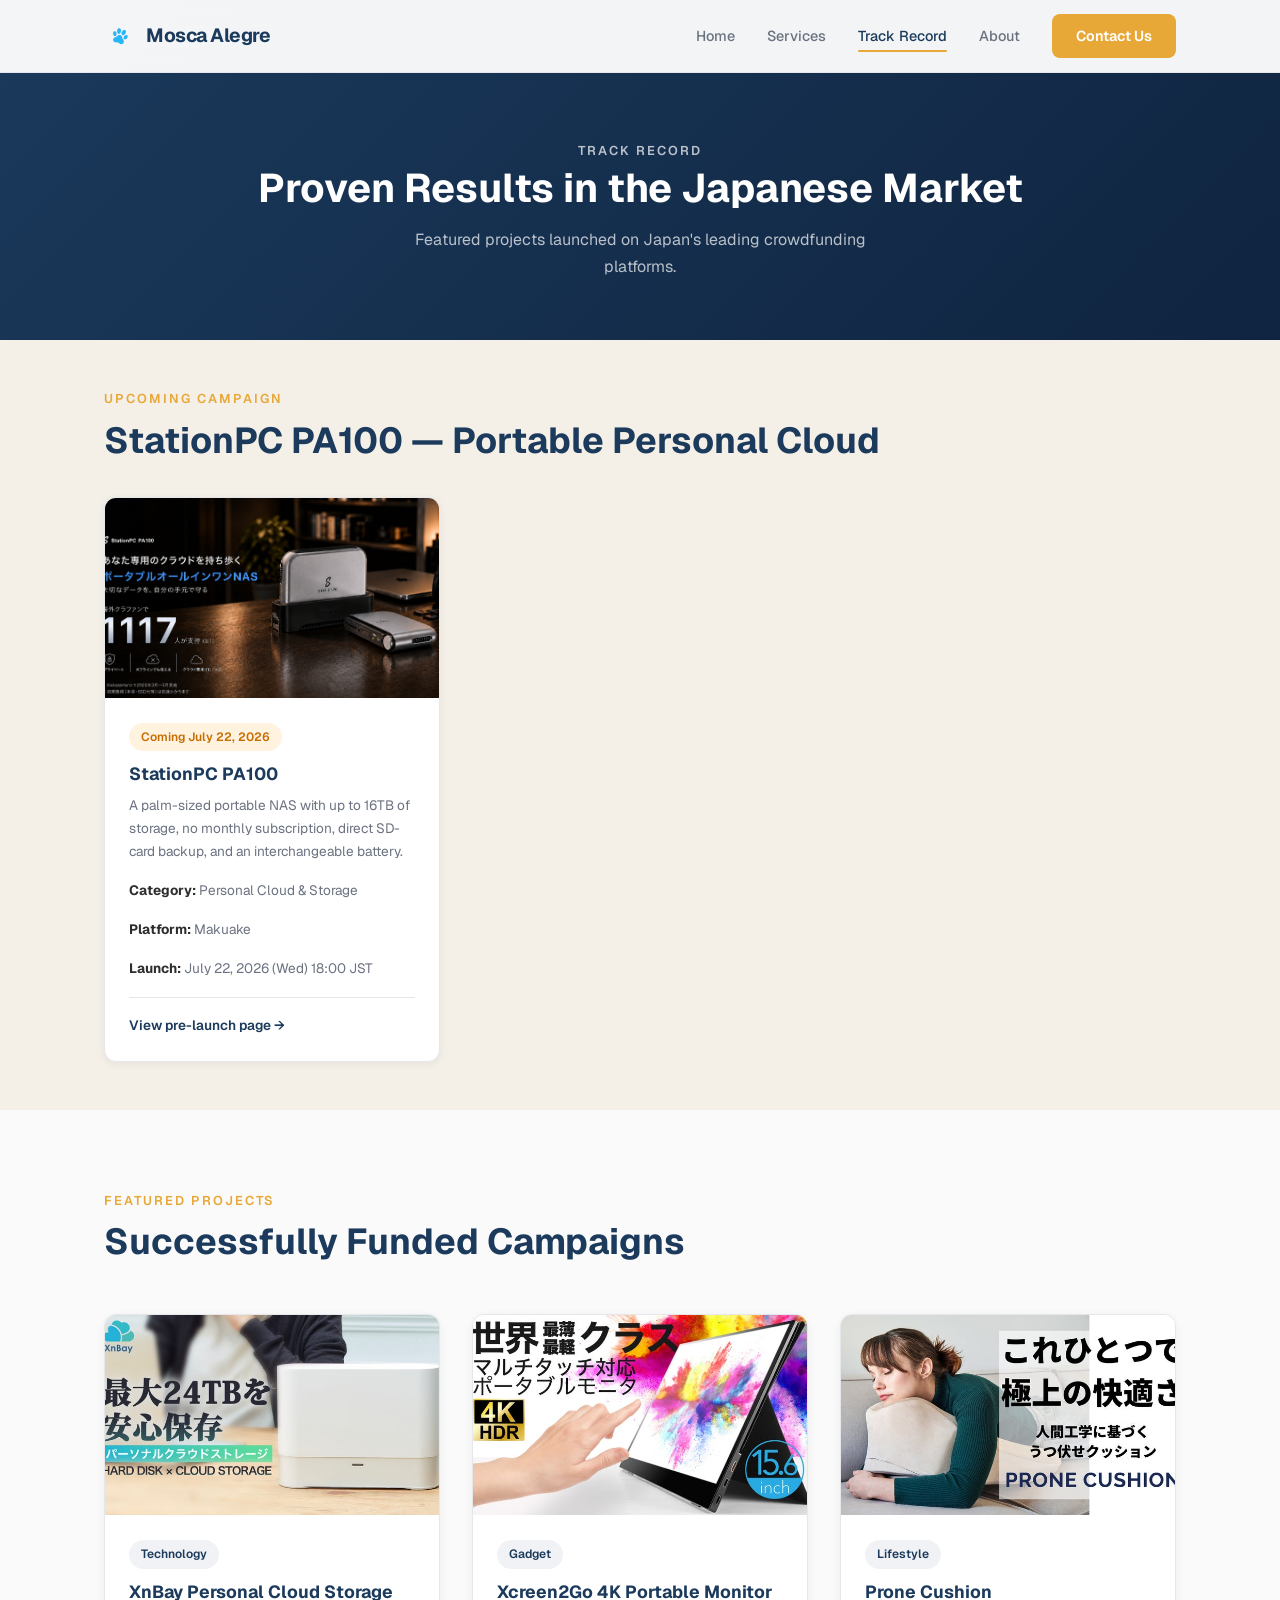
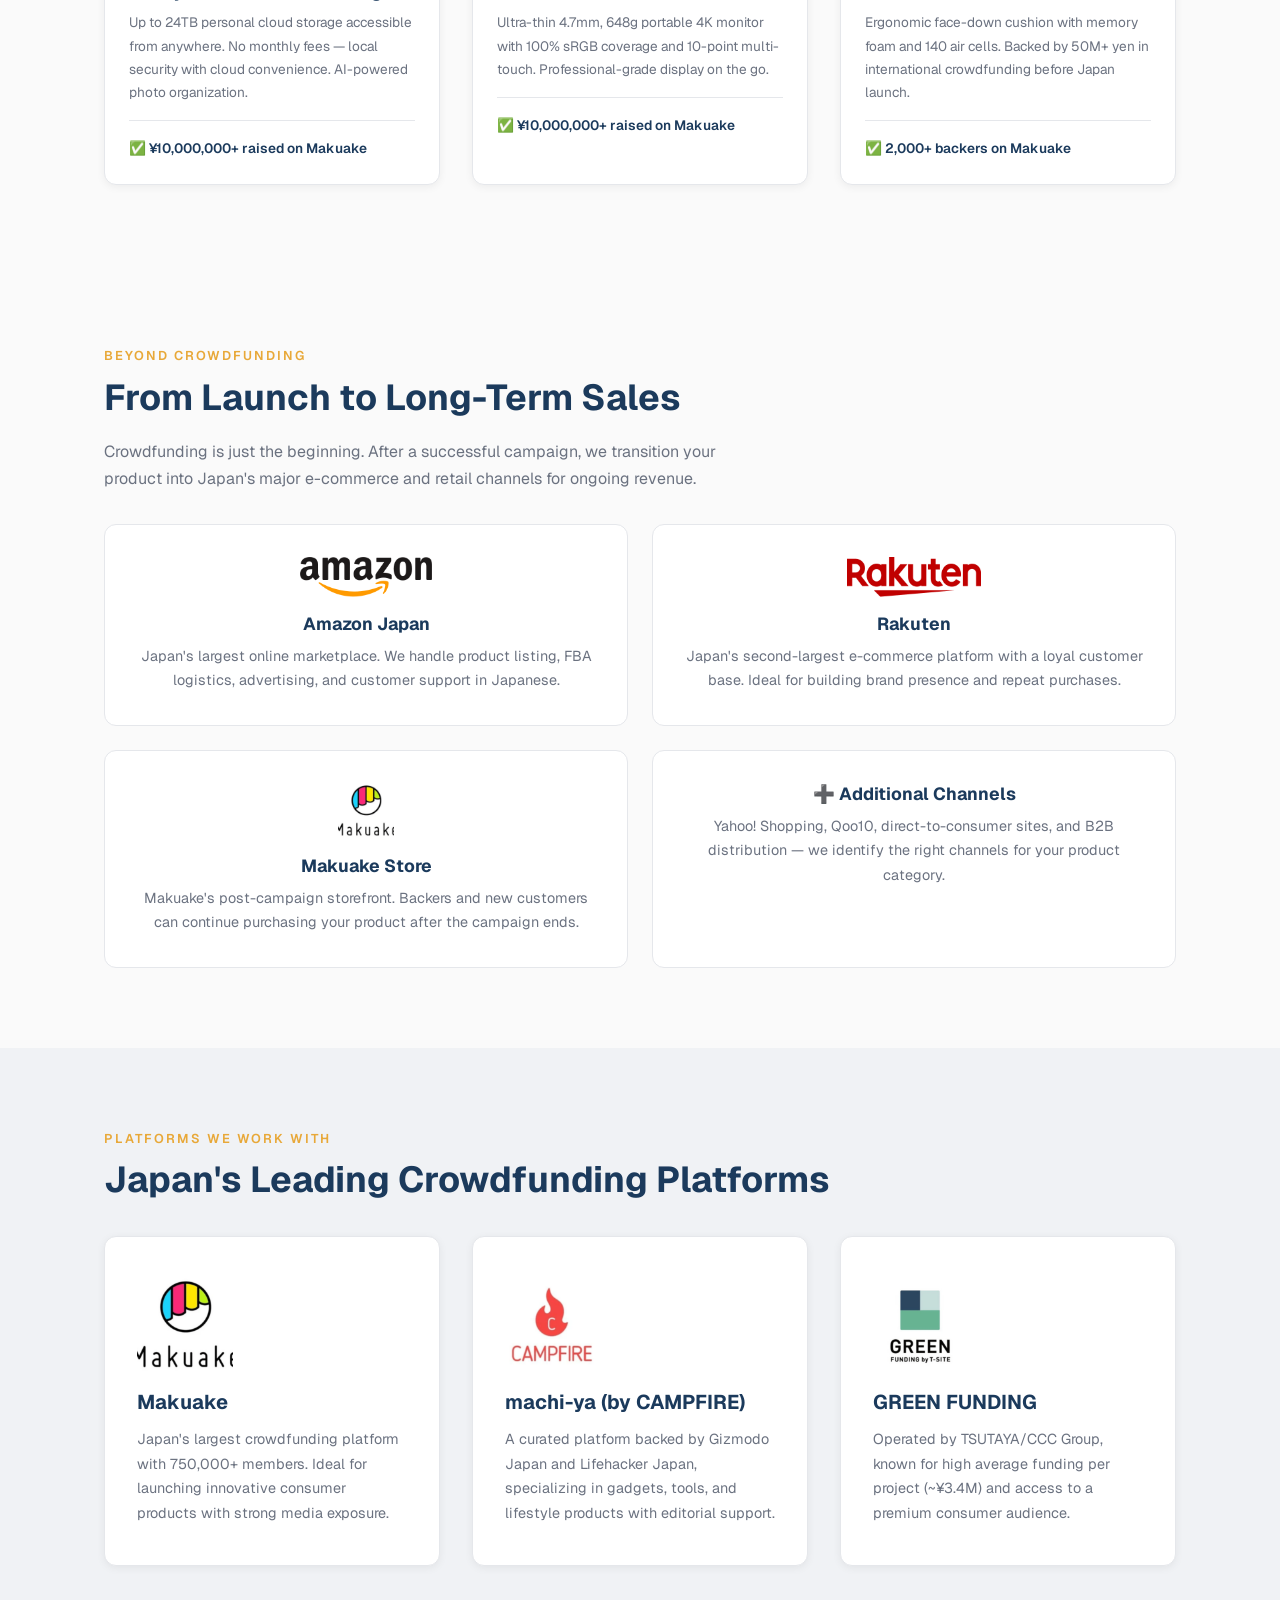
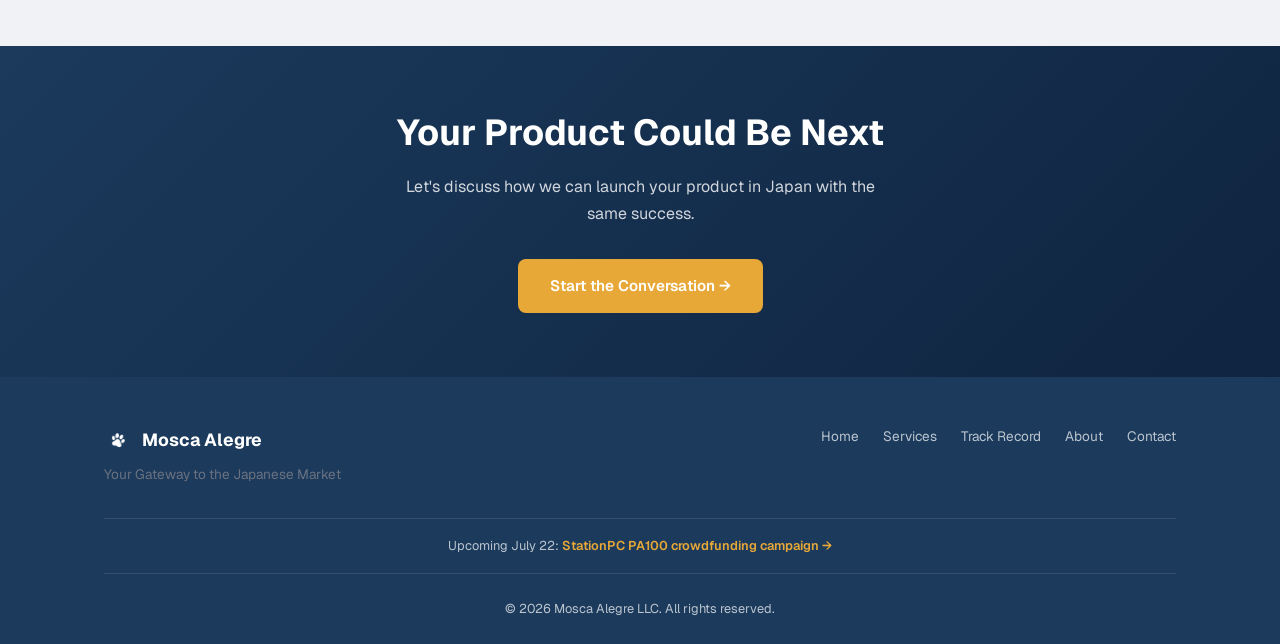
<file: track-record.html>
<!DOCTYPE html>
<html lang="en">
<head>
  <meta charset="UTF-8">
  <meta name="viewport" content="width=device-width, initial-scale=1.0">
  <title>Track Record — Mosca Alegre</title>
  <meta name="description" content="See our proven results — multiple crowdfunding projects exceeding 10 million yen on Makuake and other major Japanese platforms.">
  <link rel="preconnect" href="https://fonts.googleapis.com">
  <link rel="preconnect" href="https://fonts.gstatic.com" crossorigin>
  <link href="https://fonts.googleapis.com/css2?family=Geist:wght@300;400;500;600;700&display=swap" rel="stylesheet">
  <link rel="icon" type="image/png" sizes="32x32" href="images/favicon-32.png">
  <link rel="icon" type="image/png" sizes="16x16" href="images/favicon-16.png">
  <link rel="apple-touch-icon" sizes="180x180" href="images/apple-touch-icon.png">
  <link rel="shortcut icon" href="images/favicon.ico">
  <link rel="stylesheet" href="css/style.css">
</head>
<body>

  <header class="header">
    <div class="header-inner">
      <a href="index.html" class="logo"><img src="images/paw-icon.png" alt="" class="logo-icon">Mosca Alegre</a>
      <nav class="nav-links">
        <a href="index.html">Home</a>
        <a href="services.html">Services</a>
        <a href="track-record.html" class="active">Track Record</a>
        <a href="about.html">About</a>
        <a href="contact.html" class="nav-cta">Contact Us</a>
      </nav>
      <button class="menu-toggle" aria-label="Menu">
        <span></span><span></span><span></span>
      </button>
    </div>
  </header>

  <section class="page-header">
    <div class="container">
      <p class="section-label">Track Record</p>
      <h1>Proven Results in the Japanese Market</h1>
      <p>Featured projects launched on Japan's leading crowdfunding platforms.</p>
    </div>
  </section>

  <!-- Upcoming Campaign — StationPC PA100 -->
  <section style="background:#F4F0E8;padding:48px 0;">
    <div class="container">
      <p class="section-label" style="color:#E8A838;">Upcoming Campaign</p>
      <h2>StationPC PA100 — Portable Personal Cloud</h2>
      <div class="projects-grid" style="margin-top:32px;">
        <div class="project-card" style="grid-column:1/2;">
          <div class="project-image">
            <img src="pocketcloud/images/hero-main.png" alt="StationPC PA100 portable personal cloud">
          </div>
          <div class="project-body">
            <span class="project-tag" style="background:#FFF3E0;color:#C76C00;">Coming July 22, 2026</span>
            <h3>StationPC PA100</h3>
            <p>A palm-sized portable NAS with up to 16TB of storage, no monthly subscription, direct SD-card backup, and an interchangeable battery.</p>
            <p style="margin-top:8px;"><strong style="color:var(--text);">Category:</strong> Personal Cloud &amp; Storage</p>
            <p><strong style="color:var(--text);">Platform:</strong> Makuake</p>
            <p><strong style="color:var(--text);">Launch:</strong> July 22, 2026 (Wed) 18:00 JST</p>
            <div class="project-stat">
              <a href="pocketcloud/" style="color:var(--primary);font-weight:600;">View pre-launch page &rarr;</a>
            </div>
          </div>
        </div>
      </div>
    </div>
  </section>

  <section>
    <div class="container">
      <p class="section-label">Featured Projects</p>
      <h2>Successfully Funded Campaigns</h2>
      <div class="projects-grid">

        <div class="project-card">
          <div class="project-image">
            <img src="images/project-xnbay.jpg" alt="XnBay Personal Cloud Storage">
          </div>
          <div class="project-body">
            <span class="project-tag">Technology</span>
            <h3>XnBay Personal Cloud Storage</h3>
            <p>Up to 24TB personal cloud storage accessible from anywhere. No monthly fees — local security with cloud convenience. AI-powered photo organization.</p>
            <div class="project-stat">
              &#x2705; &yen;10,000,000+ raised on Makuake
            </div>
          </div>
        </div>

        <div class="project-card">
          <div class="project-image">
            <img src="images/project-xcreen2go.jpg" alt="Xcreen2Go 4K Portable Monitor">
          </div>
          <div class="project-body">
            <span class="project-tag">Gadget</span>
            <h3>Xcreen2Go 4K Portable Monitor</h3>
            <p>Ultra-thin 4.7mm, 648g portable 4K monitor with 100% sRGB coverage and 10-point multi-touch. Professional-grade display on the go.</p>
            <div class="project-stat">
              &#x2705; &yen;10,000,000+ raised on Makuake
            </div>
          </div>
        </div>

        <div class="project-card">
          <div class="project-image">
            <img src="images/project-prone-cushion.png" alt="Prone Cushion">
          </div>
          <div class="project-body">
            <span class="project-tag">Lifestyle</span>
            <h3>Prone Cushion</h3>
            <p>Ergonomic face-down cushion with memory foam and 140 air cells. Backed by 50M+ yen in international crowdfunding before Japan launch.</p>
            <div class="project-stat">
              &#x2705; 2,000+ backers on Makuake
            </div>
          </div>
        </div>

      </div>
    </div>
  </section>

  <section>
    <div class="container">
      <p class="section-label">Beyond Crowdfunding</p>
      <h2>From Launch to Long-Term Sales</h2>
      <p style="max-width:640px;margin-top:16px;">Crowdfunding is just the beginning. After a successful campaign, we transition your product into Japan's major e-commerce and retail channels for ongoing revenue.</p>
      <div class="services-grid" style="margin-top:32px;">
        <div class="service-item" style="text-align:center;">
          <img src="images/logo-amazon.png" alt="Amazon Japan" style="height:40px;margin:0 auto 16px;">
          <h3>Amazon Japan</h3>
          <p>Japan's largest online marketplace. We handle product listing, FBA logistics, advertising, and customer support in Japanese.</p>
        </div>
        <div class="service-item" style="text-align:center;">
          <img src="images/logo-rakuten.png" alt="Rakuten" style="height:40px;margin:0 auto 16px;">
          <h3>Rakuten</h3>
          <p>Japan's second-largest e-commerce platform with a loyal customer base. Ideal for building brand presence and repeat purchases.</p>
        </div>
        <div class="service-item" style="text-align:center;">
          <img src="images/logo-makuake.png" alt="Makuake Store" style="height:56px;margin:0 auto 16px;">
          <h3>Makuake Store</h3>
          <p>Makuake's post-campaign storefront. Backers and new customers can continue purchasing your product after the campaign ends.</p>
        </div>
        <div class="service-item" style="text-align:center;">
          <h3>&#x2795; Additional Channels</h3>
          <p>Yahoo! Shopping, Qoo10, direct-to-consumer sites, and B2B distribution — we identify the right channels for your product category.</p>
        </div>
      </div>
    </div>
  </section>

  <section style="background:var(--bg-alt);">
    <div class="container">
      <p class="section-label">Platforms We Work With</p>
      <h2>Japan's Leading Crowdfunding Platforms</h2>
      <div class="values-grid" style="margin-top:32px;">
        <div class="value-card">
          <img src="images/logo-makuake.png" alt="Makuake" style="height:96px;object-fit:contain;margin-bottom:16px;">
          <h3>Makuake</h3>
          <p>Japan's largest crowdfunding platform with 750,000+ members. Ideal for launching innovative consumer products with strong media exposure.</p>
        </div>
        <div class="value-card">
          <img src="images/logo-campfire.png" alt="CAMPFIRE" style="height:96px;object-fit:contain;margin-bottom:16px;">
          <h3>machi-ya (by CAMPFIRE)</h3>
          <p>A curated platform backed by Gizmodo Japan and Lifehacker Japan, specializing in gadgets, tools, and lifestyle products with editorial support.</p>
        </div>
        <div class="value-card">
          <img src="images/logo-greenfunding.png" alt="GREEN FUNDING" style="height:96px;object-fit:contain;margin-bottom:16px;">
          <h3>GREEN FUNDING</h3>
          <p>Operated by TSUTAYA/CCC Group, known for high average funding per project (~&yen;3.4M) and access to a premium consumer audience.</p>
        </div>
      </div>
    </div>
  </section>

  <section class="cta-banner">
    <div class="container">
      <h2>Your Product Could Be Next</h2>
      <p>Let's discuss how we can launch your product in Japan with the same success.</p>
      <a href="contact.html" class="btn btn-primary">Start the Conversation &rarr;</a>
    </div>
  </section>

  <footer class="footer">
    <div class="container">
      <div class="footer-inner">
        <div>
          <div class="footer-logo"><img src="images/paw-icon-white.png" alt="" class="footer-logo-icon">Mosca Alegre</div>
          <p style="font-size:0.85rem;">Your Gateway to the Japanese Market</p>
        </div>
        <div class="footer-links">
          <a href="index.html">Home</a>
          <a href="services.html">Services</a>
          <a href="track-record.html">Track Record</a>
          <a href="about.html">About</a>
          <a href="contact.html">Contact</a>
        </div>
      </div>
      <div style="padding:16px 0;border-top:1px solid rgba(255,255,255,0.1);margin-bottom:0;font-size:0.8rem;text-align:center;">
        Upcoming July 22: <a href="pocketcloud/" style="color:var(--accent);font-weight:600;">StationPC PA100 crowdfunding campaign &rarr;</a>
      </div>
      <div class="footer-bottom">
        &copy; 2026 Mosca Alegre LLC. All rights reserved.
      </div>
    </div>
  </footer>

  <script src="js/main.js"></script>
</body>
</html>
</file>
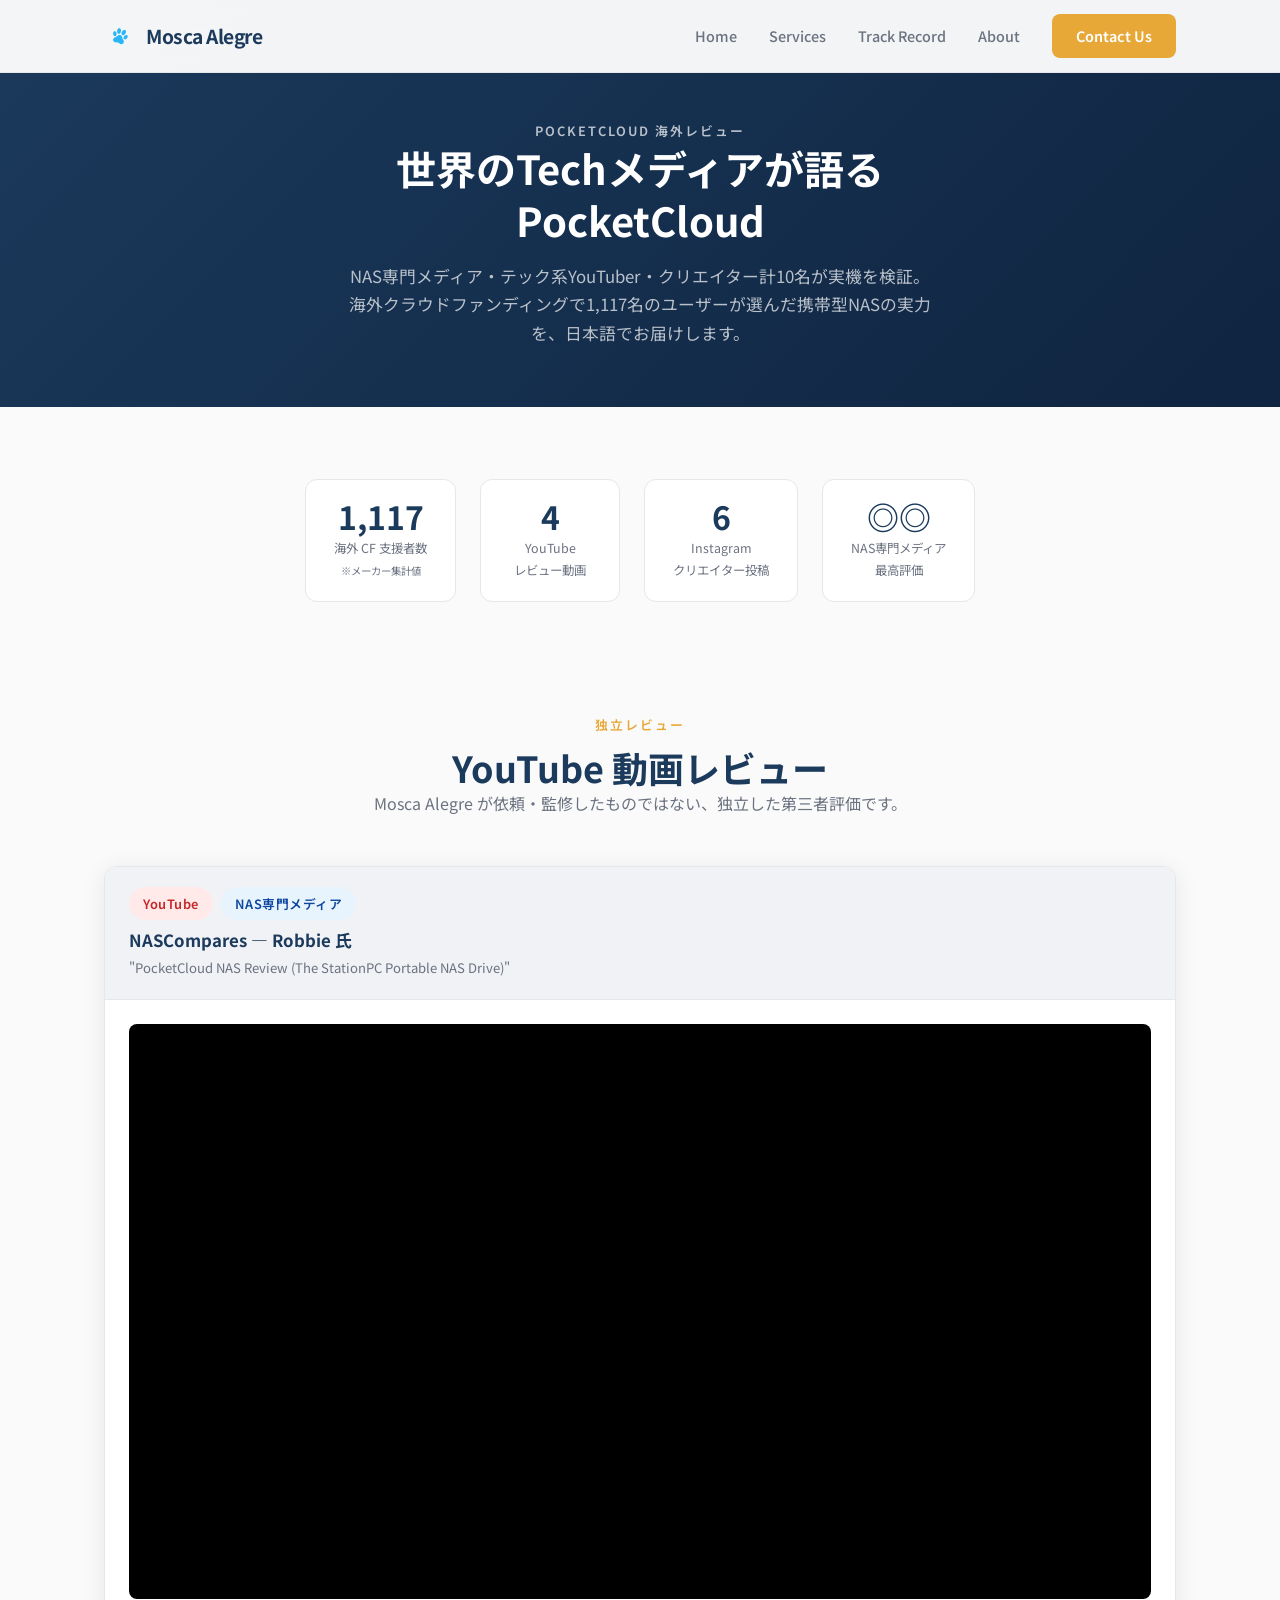
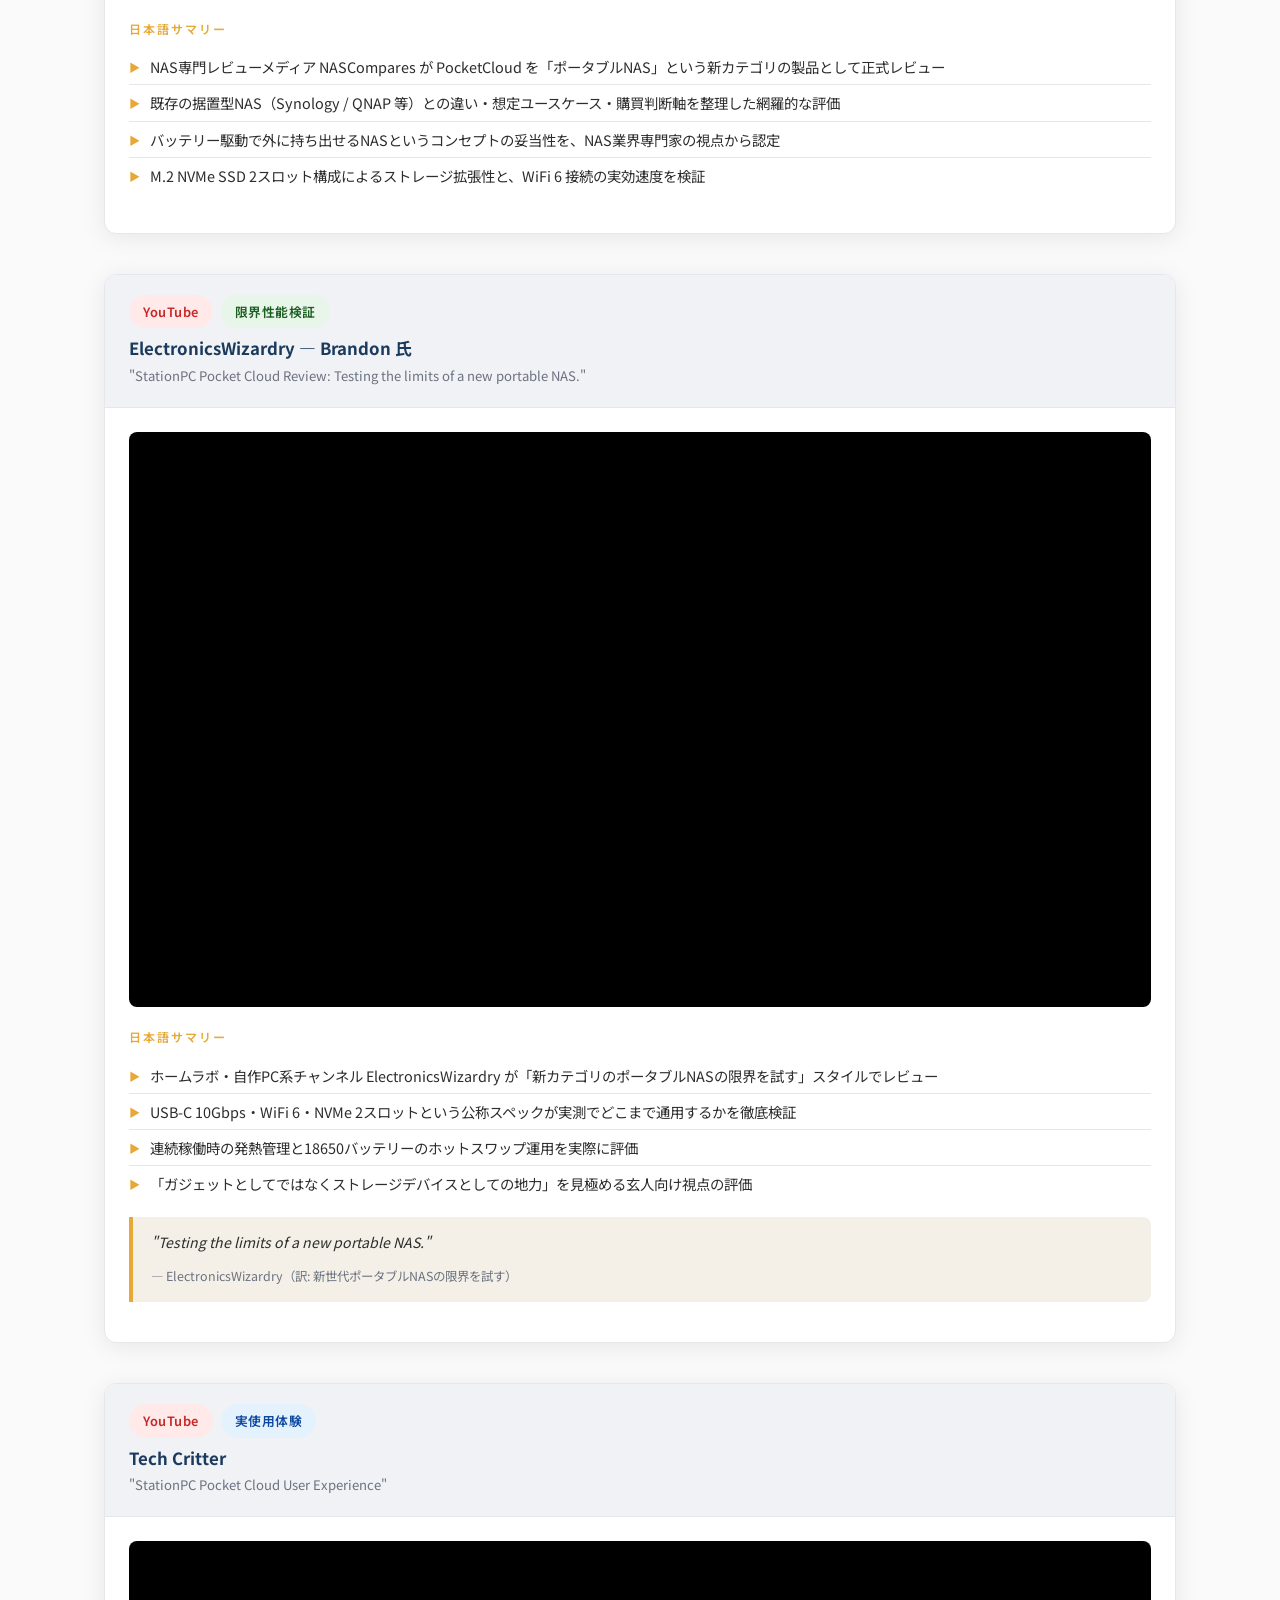
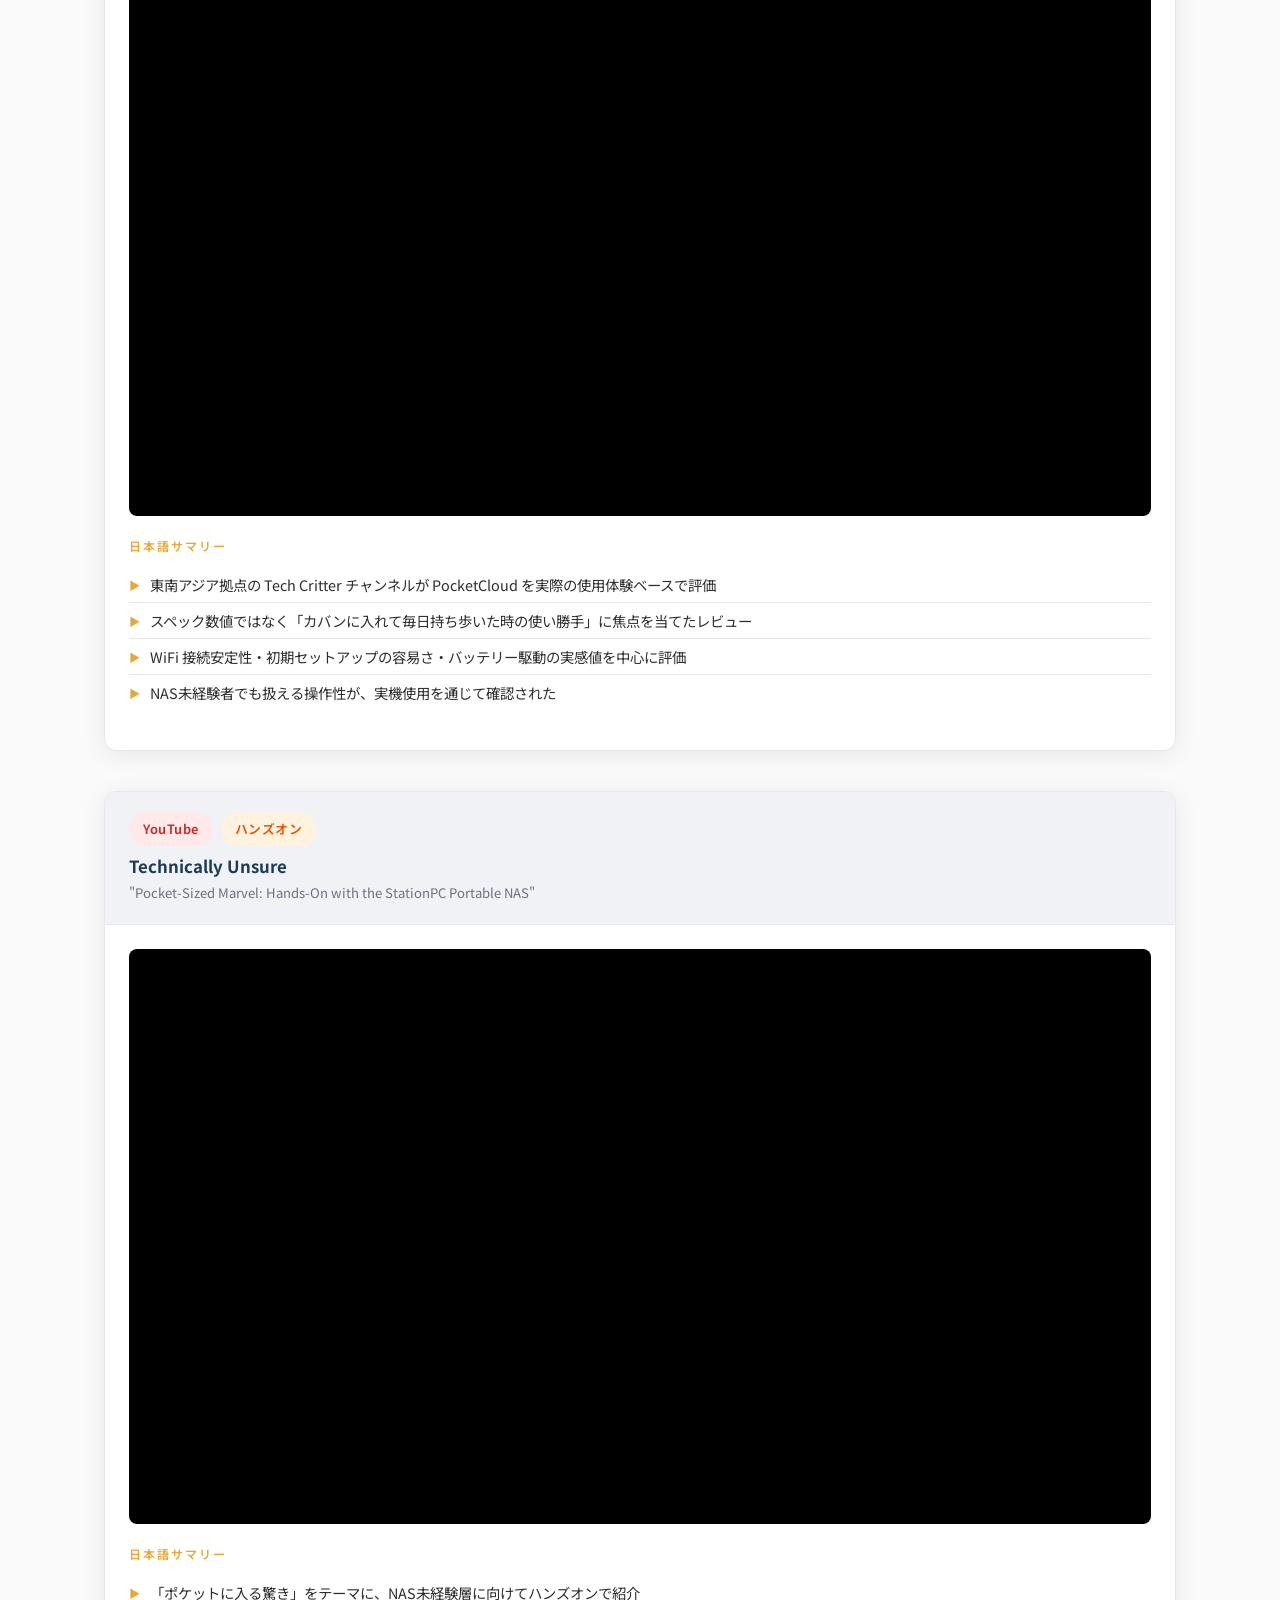
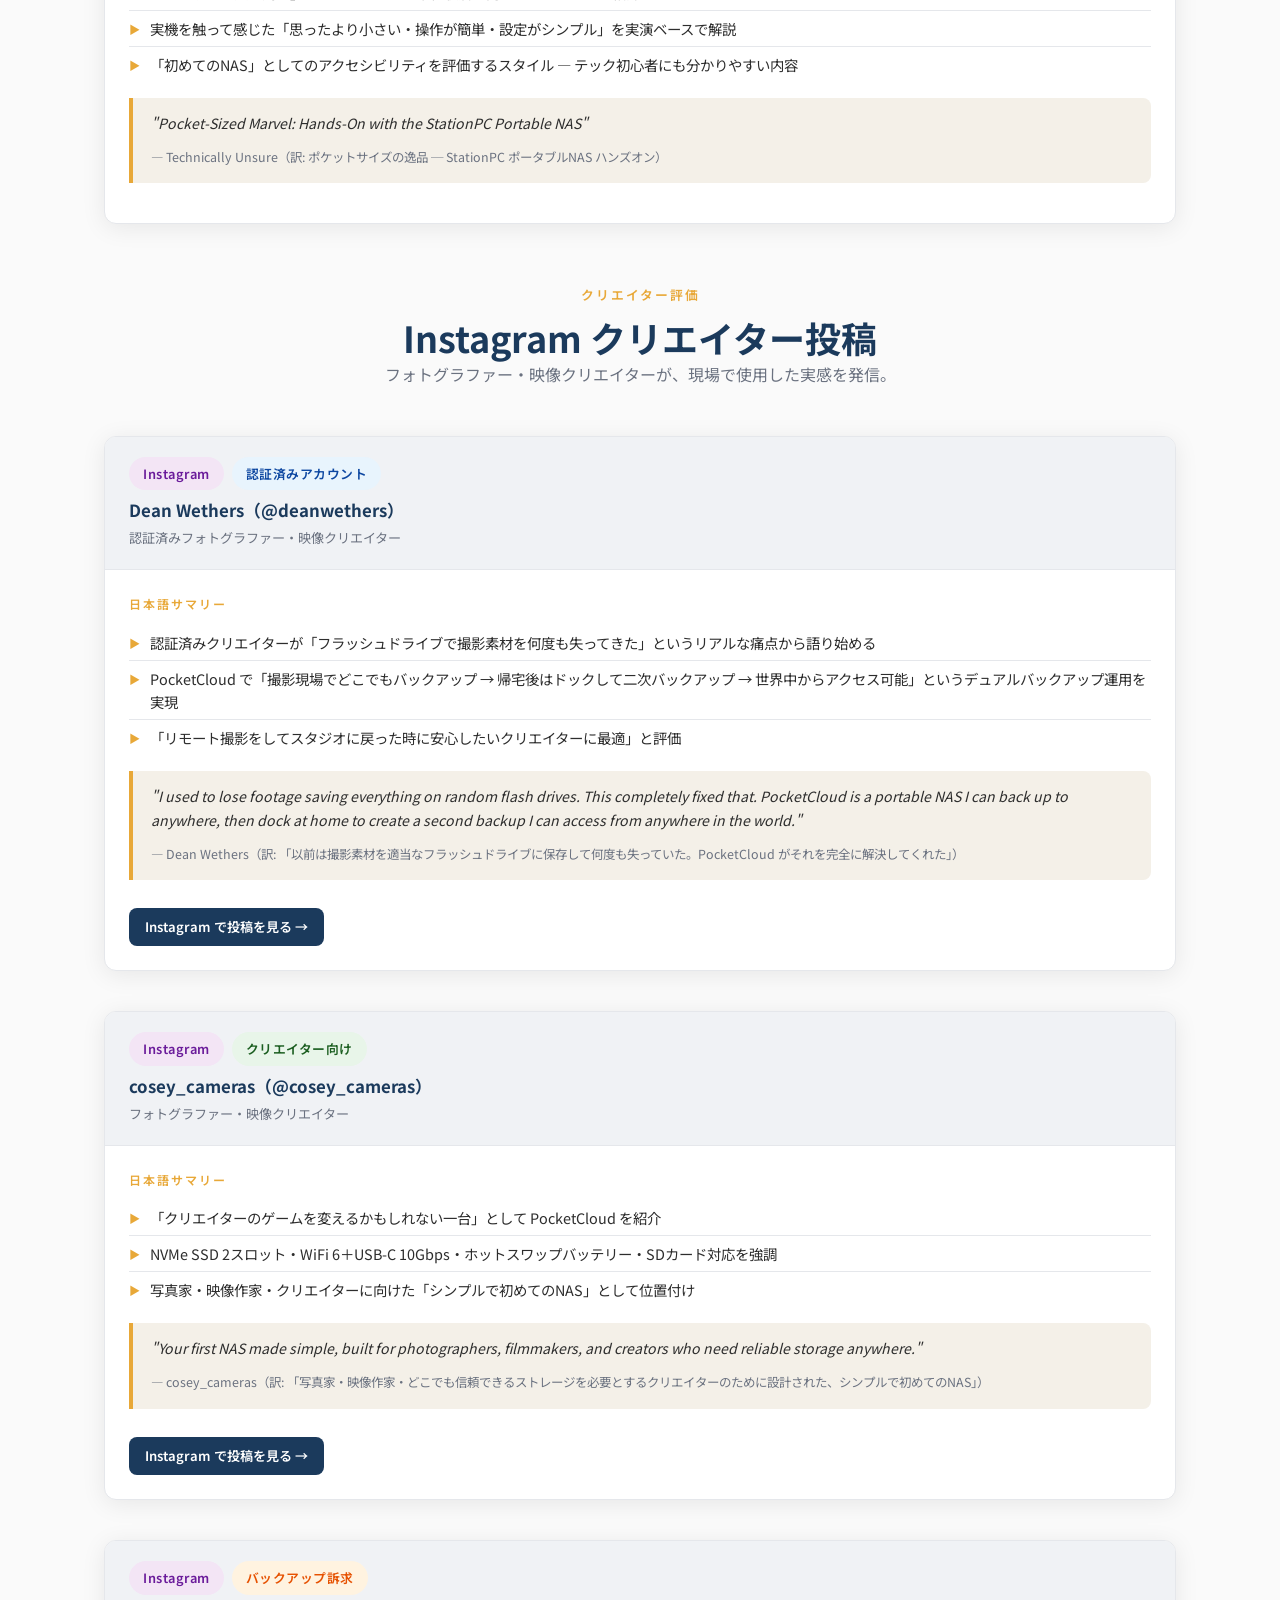
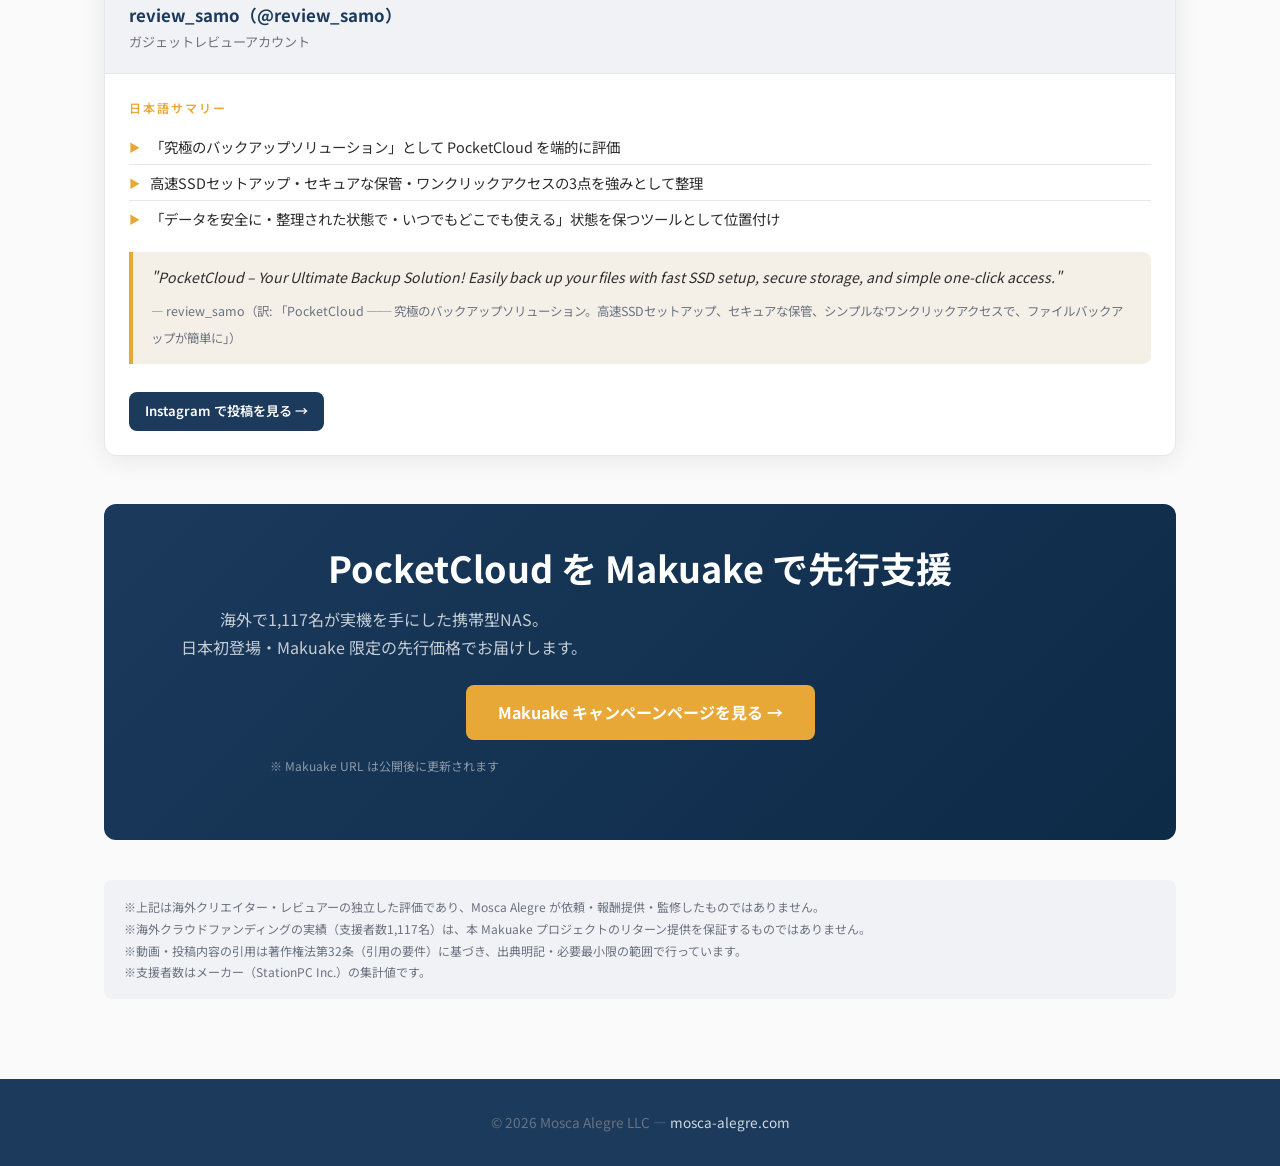
<file: pocketcloud/reviews.html>
<!DOCTYPE html>
<html lang="ja">
<head>
  <meta charset="UTF-8">
  <meta name="viewport" content="width=device-width, initial-scale=1.0">
  <title>PocketCloud 海外レビュー集 — 世界のTechメディアが評価したポータブルNAS</title>
  <meta name="description" content="NAS専門メディア NASCompares を筆頭に、海外の Tech YouTuber・クリエイター10名が実機で検証。PocketCloud のリアルな使用感を日本語でお届けします。">
  <meta property="og:title" content="PocketCloud 海外レビュー集 | Mosca Alegre">
  <meta property="og:description" content="世界のTechメディア・クリエイター10名が実機検証。海外 CF で1,117名が支援した携帯型NASの評価をまとめました。">
  <meta property="og:type" content="article">
  <link rel="preconnect" href="https://fonts.googleapis.com">
  <link rel="preconnect" href="https://fonts.gstatic.com" crossorigin>
  <link href="https://fonts.googleapis.com/css2?family=Inter:wght@300;400;500;600;700&family=Noto+Sans+JP:wght@400;500;700&display=swap" rel="stylesheet">
  <link rel="icon" type="image/png" sizes="32x32" href="../images/favicon-32.png">
  <link rel="icon" type="image/png" sizes="16x16" href="../images/favicon-16.png">
  <link rel="apple-touch-icon" sizes="180x180" href="../images/apple-touch-icon.png">
  <link rel="shortcut icon" href="../images/favicon.ico">
  <link rel="stylesheet" href="../css/style.css">
  <style>
    body { font-family: 'Noto Sans JP', 'Inter', sans-serif; }
    .review-card {
      background: var(--white);
      border-radius: var(--radius);
      box-shadow: var(--shadow);
      overflow: hidden;
      margin-bottom: 40px;
      border: 1px solid var(--border);
    }
    .review-card-header {
      display: flex;
      align-items: center;
      gap: 16px;
      padding: 20px 24px;
      border-bottom: 1px solid var(--border);
      background: var(--bg-alt);
    }
    .reviewer-badge {
      display: inline-flex;
      align-items: center;
      gap: 8px;
      padding: 6px 14px;
      border-radius: 100px;
      font-size: 0.8rem;
      font-weight: 600;
      letter-spacing: 0.5px;
    }
    .badge-youtube { background: #FFE9E9; color: #C62828; }
    .badge-instagram { background: #F3E5F5; color: #6A1B9A; }
    .badge-priority { background: #E8F4FD; color: #0D47A1; }
    .reviewer-name {
      font-size: 1.05rem;
      font-weight: 700;
      color: var(--primary);
      margin: 0;
    }
    .reviewer-meta {
      font-size: 0.82rem;
      color: var(--text-light);
      margin: 2px 0 0;
    }
    .review-body { padding: 24px; }
    .video-wrap {
      position: relative;
      padding-bottom: 56.25%;
      height: 0;
      overflow: hidden;
      border-radius: var(--radius-sm);
      margin-bottom: 20px;
      background: #000;
    }
    .video-wrap iframe {
      position: absolute;
      top: 0; left: 0;
      width: 100%; height: 100%;
      border: 0;
    }
    .summary-title {
      font-size: 0.75rem;
      text-transform: uppercase;
      letter-spacing: 2px;
      color: var(--accent);
      font-weight: 600;
      margin-bottom: 10px;
    }
    .summary-points {
      padding-left: 0;
      margin: 0 0 16px;
    }
    .summary-points li {
      display: flex;
      gap: 10px;
      padding: 6px 0;
      border-bottom: 1px solid var(--border);
      font-size: 0.9rem;
      color: var(--text);
      line-height: 1.6;
    }
    .summary-points li:last-child { border-bottom: none; }
    .summary-points li::before {
      content: "▶";
      color: var(--accent);
      font-size: 0.7rem;
      flex-shrink: 0;
      margin-top: 4px;
    }
    .quote-block {
      background: #F4F0E8;
      border-left: 4px solid var(--accent);
      border-radius: 0 var(--radius-sm) var(--radius-sm) 0;
      padding: 14px 18px;
      margin: 16px 0;
    }
    .quote-block p {
      font-style: italic;
      color: var(--text);
      font-size: 0.88rem;
      line-height: 1.7;
      margin: 0 0 6px;
    }
    .quote-block cite {
      font-size: 0.78rem;
      color: var(--text-light);
      font-style: normal;
    }
    .ig-embed-wrap {
      display: flex;
      gap: 20px;
      align-items: flex-start;
    }
    .ig-screenshot {
      width: 200px;
      flex-shrink: 0;
      border-radius: var(--radius-sm);
      overflow: hidden;
      background: var(--bg-alt);
      border: 1px solid var(--border);
      aspect-ratio: 9/16;
      display: flex;
      align-items: center;
      justify-content: center;
      font-size: 0.75rem;
      color: var(--text-light);
      text-align: center;
      padding: 12px;
    }
    .ig-content { flex: 1; }
    .ig-link-btn {
      display: inline-flex;
      align-items: center;
      gap: 8px;
      padding: 8px 16px;
      background: var(--primary);
      color: var(--white);
      border-radius: var(--radius-sm);
      font-size: 0.82rem;
      font-weight: 600;
      margin-top: 12px;
      transition: background var(--transition);
    }
    .ig-link-btn:hover { background: var(--primary-light); }
    .section-intro {
      max-width: 720px;
      margin: 0 auto 48px;
      text-align: center;
    }
    .stats-bar {
      display: flex;
      gap: 24px;
      justify-content: center;
      flex-wrap: wrap;
      margin: 32px 0;
    }
    .stat-item {
      text-align: center;
      background: var(--white);
      border-radius: var(--radius);
      padding: 20px 28px;
      border: 1px solid var(--border);
      min-width: 140px;
    }
    .stat-num {
      font-size: 2rem;
      font-weight: 700;
      color: var(--primary);
      line-height: 1;
    }
    .stat-label {
      font-size: 0.78rem;
      color: var(--text-light);
      margin-top: 6px;
    }
    .cta-banner {
      background: linear-gradient(135deg, var(--primary) 0%, #0D2A47 100%);
      border-radius: var(--radius);
      padding: 40px;
      text-align: center;
      margin-top: 48px;
    }
    .cta-banner h2 { color: var(--white); }
    .cta-banner p { color: rgba(255,255,255,0.75); margin: 12px 0 24px; }
    .btn-primary {
      display: inline-block;
      padding: 14px 32px;
      background: var(--accent);
      color: var(--white);
      border-radius: var(--radius-sm);
      font-weight: 700;
      font-size: 1rem;
      transition: background var(--transition);
    }
    .btn-primary:hover { background: var(--accent-hover); }
    .disclaimer {
      font-size: 0.75rem;
      color: var(--text-light);
      background: var(--bg-alt);
      border-radius: var(--radius-sm);
      padding: 16px 20px;
      margin-top: 40px;
      line-height: 1.8;
    }
    @media (max-width: 640px) {
      .ig-embed-wrap { flex-direction: column; }
      .ig-screenshot { width: 100%; aspect-ratio: 4/3; }
      .stats-bar { gap: 12px; }
      .stat-item { min-width: 120px; padding: 14px 16px; }
    }
  </style>
</head>
<body>

  <header class="header">
    <div class="header-inner">
      <a href="../index.html" class="logo"><img src="../images/paw-icon.png" alt="" class="logo-icon">Mosca Alegre</a>
      <nav class="nav-links">
        <a href="../index.html">Home</a>
        <a href="../services.html">Services</a>
        <a href="../track-record.html">Track Record</a>
        <a href="../about.html">About</a>
        <a href="../contact.html" class="nav-cta">Contact Us</a>
      </nav>
      <button class="menu-toggle" aria-label="Menu">
        <span></span><span></span><span></span>
      </button>
    </div>
  </header>

  <!-- Hero -->
  <section class="page-header" style="padding-top: 120px;">
    <div class="container">
      <p class="section-label">PocketCloud 海外レビュー</p>
      <h1>世界のTechメディアが語る<br>PocketCloud</h1>
      <p style="font-size:1.05rem; max-width:600px; margin:16px auto 0;">
        NAS専門メディア・テック系YouTuber・クリエイター計10名が実機を検証。<br>
        海外クラウドファンディングで1,117名のユーザーが選んだ携帯型NASの実力を、日本語でお届けします。
      </p>
    </div>
  </section>

  <!-- Stats -->
  <section style="padding: 40px 0 0;">
    <div class="container">
      <div class="stats-bar">
        <div class="stat-item">
          <div class="stat-num">1,117</div>
          <div class="stat-label">海外 CF 支援者数<br><small>※メーカー集計値</small></div>
        </div>
        <div class="stat-item">
          <div class="stat-num">4</div>
          <div class="stat-label">YouTube<br>レビュー動画</div>
        </div>
        <div class="stat-item">
          <div class="stat-num">6</div>
          <div class="stat-label">Instagram<br>クリエイター投稿</div>
        </div>
        <div class="stat-item">
          <div class="stat-num">◎◎</div>
          <div class="stat-label">NAS専門メディア<br>最高評価</div>
        </div>
      </div>
    </div>
  </section>

  <!-- Reviews Main -->
  <section>
    <div class="container">
      <div class="section-intro">
        <p class="section-label">独立レビュー</p>
        <h2>YouTube 動画レビュー</h2>
        <p>Mosca Alegre が依頼・監修したものではない、独立した第三者評価です。</p>
      </div>

      <!-- 1. NASCompares -->
      <div class="review-card">
        <div class="review-card-header">
          <div>
            <div style="display:flex;align-items:center;gap:8px;flex-wrap:wrap;margin-bottom:6px;">
              <span class="reviewer-badge badge-youtube">YouTube</span>
              <span class="reviewer-badge badge-priority">NAS専門メディア</span>
            </div>
            <p class="reviewer-name">NASCompares — Robbie 氏</p>
            <p class="reviewer-meta">"PocketCloud NAS Review (The StationPC Portable NAS Drive)"</p>
          </div>
        </div>
        <div class="review-body">
          <div class="video-wrap">
            <iframe
              src="https://www.youtube.com/embed/hTkSedFVXzY"
              title="PocketCloud NAS Review — NASCompares"
              allow="accelerometer; autoplay; clipboard-write; encrypted-media; gyroscope; picture-in-picture; web-share"
              referrerpolicy="strict-origin-when-cross-origin"
              allowfullscreen>
            </iframe>
          </div>
          <p class="summary-title">日本語サマリー</p>
          <ul class="summary-points">
            <li>NAS専門レビューメディア NASCompares が PocketCloud を「ポータブルNAS」という新カテゴリの製品として正式レビュー</li>
            <li>既存の据置型NAS（Synology / QNAP 等）との違い・想定ユースケース・購買判断軸を整理した網羅的な評価</li>
            <li>バッテリー駆動で外に持ち出せるNASというコンセプトの妥当性を、NAS業界専門家の視点から認定</li>
            <li>M.2 NVMe SSD 2スロット構成によるストレージ拡張性と、WiFi 6 接続の実効速度を検証</li>
          </ul>
        </div>
      </div>

      <!-- 2. ElectronicsWizardry -->
      <div class="review-card">
        <div class="review-card-header">
          <div>
            <div style="display:flex;align-items:center;gap:8px;flex-wrap:wrap;margin-bottom:6px;">
              <span class="reviewer-badge badge-youtube">YouTube</span>
              <span class="reviewer-badge" style="background:#E8F5E9;color:#1B5E20;">限界性能検証</span>
            </div>
            <p class="reviewer-name">ElectronicsWizardry — Brandon 氏</p>
            <p class="reviewer-meta">"StationPC Pocket Cloud Review: Testing the limits of a new portable NAS."</p>
          </div>
        </div>
        <div class="review-body">
          <div class="video-wrap">
            <iframe
              src="https://www.youtube.com/embed/Gnt4hr442NI"
              title="StationPC Pocket Cloud Review — ElectronicsWizardry"
              allow="accelerometer; autoplay; clipboard-write; encrypted-media; gyroscope; picture-in-picture; web-share"
              referrerpolicy="strict-origin-when-cross-origin"
              allowfullscreen>
            </iframe>
          </div>
          <p class="summary-title">日本語サマリー</p>
          <ul class="summary-points">
            <li>ホームラボ・自作PC系チャンネル ElectronicsWizardry が「新カテゴリのポータブルNASの限界を試す」スタイルでレビュー</li>
            <li>USB-C 10Gbps・WiFi 6・NVMe 2スロットという公称スペックが実測でどこまで通用するかを徹底検証</li>
            <li>連続稼働時の発熱管理と18650バッテリーのホットスワップ運用を実際に評価</li>
            <li>「ガジェットとしてではなくストレージデバイスとしての地力」を見極める玄人向け視点の評価</li>
          </ul>
          <div class="quote-block">
            <p>"Testing the limits of a new portable NAS."</p>
            <cite>— ElectronicsWizardry（訳: 新世代ポータブルNASの限界を試す）</cite>
          </div>
        </div>
      </div>

      <!-- 3. Tech Critter -->
      <div class="review-card">
        <div class="review-card-header">
          <div>
            <div style="display:flex;align-items:center;gap:8px;flex-wrap:wrap;margin-bottom:6px;">
              <span class="reviewer-badge badge-youtube">YouTube</span>
              <span class="reviewer-badge" style="background:#E3F2FD;color:#0D47A1;">実使用体験</span>
            </div>
            <p class="reviewer-name">Tech Critter</p>
            <p class="reviewer-meta">"StationPC Pocket Cloud User Experience"</p>
          </div>
        </div>
        <div class="review-body">
          <div class="video-wrap">
            <iframe
              src="https://www.youtube.com/embed/-FZv6fraSpo"
              title="StationPC Pocket Cloud User Experience — Tech Critter"
              allow="accelerometer; autoplay; clipboard-write; encrypted-media; gyroscope; picture-in-picture; web-share"
              referrerpolicy="strict-origin-when-cross-origin"
              allowfullscreen>
            </iframe>
          </div>
          <p class="summary-title">日本語サマリー</p>
          <ul class="summary-points">
            <li>東南アジア拠点の Tech Critter チャンネルが PocketCloud を実際の使用体験ベースで評価</li>
            <li>スペック数値ではなく「カバンに入れて毎日持ち歩いた時の使い勝手」に焦点を当てたレビュー</li>
            <li>WiFi 接続安定性・初期セットアップの容易さ・バッテリー駆動の実感値を中心に評価</li>
            <li>NAS未経験者でも扱える操作性が、実機使用を通じて確認された</li>
          </ul>
        </div>
      </div>

      <!-- 4. Technically Unsure -->
      <div class="review-card">
        <div class="review-card-header">
          <div>
            <div style="display:flex;align-items:center;gap:8px;flex-wrap:wrap;margin-bottom:6px;">
              <span class="reviewer-badge badge-youtube">YouTube</span>
              <span class="reviewer-badge" style="background:#FFF3E0;color:#E65100;">ハンズオン</span>
            </div>
            <p class="reviewer-name">Technically Unsure</p>
            <p class="reviewer-meta">"Pocket-Sized Marvel: Hands-On with the StationPC Portable NAS"</p>
          </div>
        </div>
        <div class="review-body">
          <div class="video-wrap">
            <iframe
              src="https://www.youtube.com/embed/nKYIqQTaaPI"
              title="Pocket-Sized Marvel: Hands-On with the StationPC Portable NAS — Technically Unsure"
              allow="accelerometer; autoplay; clipboard-write; encrypted-media; gyroscope; picture-in-picture; web-share"
              referrerpolicy="strict-origin-when-cross-origin"
              allowfullscreen>
            </iframe>
          </div>
          <p class="summary-title">日本語サマリー</p>
          <ul class="summary-points">
            <li>「ポケットに入る驚き」をテーマに、NAS未経験層に向けてハンズオンで紹介</li>
            <li>実機を触って感じた「思ったより小さい・操作が簡単・設定がシンプル」を実演ベースで解説</li>
            <li>「初めてのNAS」としてのアクセシビリティを評価するスタイル — テック初心者にも分かりやすい内容</li>
          </ul>
          <div class="quote-block">
            <p>"Pocket-Sized Marvel: Hands-On with the StationPC Portable NAS"</p>
            <cite>— Technically Unsure（訳: ポケットサイズの逸品 ─ StationPC ポータブルNAS ハンズオン）</cite>
          </div>
        </div>
      </div>

      <!-- Instagram section -->
      <div class="section-intro" style="margin-top:60px;">
        <p class="section-label">クリエイター評価</p>
        <h2>Instagram クリエイター投稿</h2>
        <p>フォトグラファー・映像クリエイターが、現場で使用した実感を発信。</p>
      </div>

      <!-- 5. Dean Wethers -->
      <div class="review-card">
        <div class="review-card-header">
          <div>
            <div style="display:flex;align-items:center;gap:8px;flex-wrap:wrap;margin-bottom:6px;">
              <span class="reviewer-badge badge-instagram">Instagram</span>
              <span class="reviewer-badge badge-priority">認証済みアカウント</span>
            </div>
            <p class="reviewer-name">Dean Wethers（@deanwethers）</p>
            <p class="reviewer-meta">認証済みフォトグラファー・映像クリエイター</p>
          </div>
        </div>
        <div class="review-body">
          <p class="summary-title">日本語サマリー</p>
          <ul class="summary-points">
            <li>認証済みクリエイターが「フラッシュドライブで撮影素材を何度も失ってきた」というリアルな痛点から語り始める</li>
            <li>PocketCloud で「撮影現場でどこでもバックアップ → 帰宅後はドックして二次バックアップ → 世界中からアクセス可能」というデュアルバックアップ運用を実現</li>
            <li>「リモート撮影をしてスタジオに戻った時に安心したいクリエイターに最適」と評価</li>
          </ul>
          <div class="quote-block">
            <p>"I used to lose footage saving everything on random flash drives. This completely fixed that. PocketCloud is a portable NAS I can back up to anywhere, then dock at home to create a second backup I can access from anywhere in the world."</p>
            <cite>— Dean Wethers（訳: 「以前は撮影素材を適当なフラッシュドライブに保存して何度も失っていた。PocketCloud がそれを完全に解決してくれた」）</cite>
          </div>
          <a href="https://www.instagram.com/reel/DSjC1ViDGsL/" target="_blank" rel="noopener noreferrer" class="ig-link-btn">
            Instagram で投稿を見る →
          </a>
        </div>
      </div>

      <!-- 6. cosey_cameras -->
      <div class="review-card">
        <div class="review-card-header">
          <div>
            <div style="display:flex;align-items:center;gap:8px;flex-wrap:wrap;margin-bottom:6px;">
              <span class="reviewer-badge badge-instagram">Instagram</span>
              <span class="reviewer-badge" style="background:#E8F5E9;color:#1B5E20;">クリエイター向け</span>
            </div>
            <p class="reviewer-name">cosey_cameras（@cosey_cameras）</p>
            <p class="reviewer-meta">フォトグラファー・映像クリエイター</p>
          </div>
        </div>
        <div class="review-body">
          <p class="summary-title">日本語サマリー</p>
          <ul class="summary-points">
            <li>「クリエイターのゲームを変えるかもしれない一台」として PocketCloud を紹介</li>
            <li>NVMe SSD 2スロット・WiFi 6＋USB-C 10Gbps・ホットスワップバッテリー・SDカード対応を強調</li>
            <li>写真家・映像作家・クリエイターに向けた「シンプルで初めてのNAS」として位置付け</li>
          </ul>
          <div class="quote-block">
            <p>"Your first NAS made simple, built for photographers, filmmakers, and creators who need reliable storage anywhere."</p>
            <cite>— cosey_cameras（訳: 「写真家・映像作家・どこでも信頼できるストレージを必要とするクリエイターのために設計された、シンプルで初めてのNAS」）</cite>
          </div>
          <a href="https://www.instagram.com/reel/DPRSad_jRaV/" target="_blank" rel="noopener noreferrer" class="ig-link-btn">
            Instagram で投稿を見る →
          </a>
        </div>
      </div>

      <!-- 7. review_samo -->
      <div class="review-card">
        <div class="review-card-header">
          <div>
            <div style="display:flex;align-items:center;gap:8px;flex-wrap:wrap;margin-bottom:6px;">
              <span class="reviewer-badge badge-instagram">Instagram</span>
              <span class="reviewer-badge" style="background:#FFF3E0;color:#E65100;">バックアップ訴求</span>
            </div>
            <p class="reviewer-name">review_samo（@review_samo）</p>
            <p class="reviewer-meta">ガジェットレビューアカウント</p>
          </div>
        </div>
        <div class="review-body">
          <p class="summary-title">日本語サマリー</p>
          <ul class="summary-points">
            <li>「究極のバックアップソリューション」として PocketCloud を端的に評価</li>
            <li>高速SSDセットアップ・セキュアな保管・ワンクリックアクセスの3点を強みとして整理</li>
            <li>「データを安全に・整理された状態で・いつでもどこでも使える」状態を保つツールとして位置付け</li>
          </ul>
          <div class="quote-block">
            <p>"PocketCloud – Your Ultimate Backup Solution! Easily back up your files with fast SSD setup, secure storage, and simple one-click access."</p>
            <cite>— review_samo（訳: 「PocketCloud ── 究極のバックアップソリューション。高速SSDセットアップ、セキュアな保管、シンプルなワンクリックアクセスで、ファイルバックアップが簡単に」）</cite>
          </div>
          <a href="https://www.instagram.com/p/DQRdeIDjacc/" target="_blank" rel="noopener noreferrer" class="ig-link-btn">
            Instagram で投稿を見る →
          </a>
        </div>
      </div>

      <!-- CTA -->
      <div class="cta-banner">
        <h2>PocketCloud を Makuake で先行支援</h2>
        <p>海外で1,117名が実機を手にした携帯型NAS。<br>日本初登場・Makuake 限定の先行価格でお届けします。</p>
        <!-- Makuake URL確定後に差し替え -->
        <a href="#" class="btn-primary">Makuake キャンペーンページを見る →</a>
        <p style="color:rgba(255,255,255,0.5); font-size:0.75rem; margin-top:16px;">※ Makuake URL は公開後に更新されます</p>
      </div>

      <!-- Disclaimer -->
      <div class="disclaimer">
        <p>※上記は海外クリエイター・レビュアーの独立した評価であり、Mosca Alegre が依頼・報酬提供・監修したものではありません。</p>
        <p>※海外クラウドファンディングの実績（支援者数1,117名）は、本 Makuake プロジェクトのリターン提供を保証するものではありません。</p>
        <p>※動画・投稿内容の引用は著作権法第32条（引用の要件）に基づき、出典明記・必要最小限の範囲で行っています。</p>
        <p>※支援者数はメーカー（StationPC Inc.）の集計値です。</p>
      </div>
    </div>
  </section>

  <footer style="background:var(--primary); color:rgba(255,255,255,0.6); padding:32px 0; margin-top:0; font-size:0.85rem;">
    <div class="container" style="text-align:center;">
      <p>© 2026 Mosca Alegre LLC — <a href="../index.html" style="color:rgba(255,255,255,0.8);">mosca-alegre.com</a></p>
    </div>
  </footer>

  <script src="../js/main.js"></script>
</body>
</html>
</file>
<file: css/style.css>
/* ===== Variables ===== */
:root {
  --primary: #1B3A5C;
  --primary-light: #264d75;
  --accent: #E8A838;
  --accent-hover: #d4952e;
  --bg: #FAFAFA;
  --bg-alt: #F0F2F5;
  --text: #2D2D2D;
  --text-light: #6B7280;
  --white: #FFFFFF;
  --border: #E5E7EB;
  --shadow: 0 4px 24px rgba(0, 0, 0, 0.08);
  --shadow-sm: 0 2px 8px rgba(0, 0, 0, 0.06);
  --radius: 12px;
  --radius-sm: 8px;
  --max-width: 1120px;
  --transition: 0.3s ease;
}

/* ===== Reset ===== */
*, *::before, *::after { box-sizing: border-box; margin: 0; padding: 0; }
html { scroll-behavior: smooth; }
body {
  font-family: 'Geist', -apple-system, BlinkMacSystemFont, sans-serif;
  color: var(--text);
  background: var(--bg);
  line-height: 1.7;
  font-size: 16px;
  -webkit-font-smoothing: antialiased;
}
a { color: inherit; text-decoration: none; }
img { max-width: 100%; height: auto; display: block; }
ul { list-style: none; }

/* ===== Typography ===== */
h1, h2, h3, h4 { font-weight: 700; line-height: 1.3; color: var(--primary); }
h1 { font-size: clamp(2rem, 5vw, 3rem); }
h2 { font-size: clamp(1.5rem, 3.5vw, 2.25rem); }
h3 { font-size: 1.25rem; }
p { color: var(--text-light); }

.section-label {
  text-transform: uppercase;
  font-size: 0.8rem;
  font-weight: 600;
  letter-spacing: 2px;
  color: var(--accent);
  margin-bottom: 0.5rem;
}

/* ===== Layout ===== */
.container { max-width: var(--max-width); margin: 0 auto; padding: 0 24px; }
section { padding: 80px 0; }

/* ===== Header ===== */
.header {
  position: fixed;
  top: 0;
  left: 0;
  right: 0;
  z-index: 1000;
  background: rgba(255, 255, 255, 0.95);
  backdrop-filter: blur(12px);
  border-bottom: 1px solid var(--border);
  transition: var(--transition);
}
.header-inner {
  display: flex;
  align-items: center;
  justify-content: space-between;
  height: 72px;
  max-width: var(--max-width);
  margin: 0 auto;
  padding: 0 24px;
}
.logo {
  font-size: 1.2rem;
  font-weight: 700;
  color: var(--primary);
  letter-spacing: -0.5px;
  display: inline-flex;
  align-items: center;
  gap: 10px;
}
.logo-icon { width: 32px; height: 32px; flex-shrink: 0; display: block; }
.logo span { color: var(--accent); }
.nav-links { display: flex; gap: 32px; align-items: center; }
.nav-links a {
  font-size: 0.9rem;
  font-weight: 500;
  color: var(--text-light);
  transition: color var(--transition);
  position: relative;
}
.nav-links a:hover,
.nav-links a.active { color: var(--primary); }
.nav-links a.active::after {
  content: '';
  position: absolute;
  bottom: -4px;
  left: 0;
  right: 0;
  height: 2px;
  background: var(--accent);
  border-radius: 1px;
}
.nav-cta {
  background: var(--accent) !important;
  color: var(--white) !important;
  padding: 10px 24px;
  border-radius: var(--radius-sm);
  font-weight: 600 !important;
  transition: background var(--transition) !important;
}
.nav-cta:hover { background: var(--accent-hover) !important; }
.nav-cta::after { display: none !important; }

/* Mobile menu */
.menu-toggle {
  display: none;
  background: none;
  border: none;
  cursor: pointer;
  padding: 8px;
}
.menu-toggle span {
  display: block;
  width: 24px;
  height: 2px;
  background: var(--primary);
  margin: 6px 0;
  transition: var(--transition);
}

/* ===== Hero ===== */
.hero {
  padding: 160px 0 100px;
  background: linear-gradient(135deg, var(--primary) 0%, #0f2440 100%);
  color: var(--white);
  position: relative;
  overflow: hidden;
}
.hero::before {
  content: '';
  position: absolute;
  top: -50%;
  right: -20%;
  width: 600px;
  height: 600px;
  background: radial-gradient(circle, rgba(232, 168, 56, 0.15) 0%, transparent 70%);
  border-radius: 50%;
}
.hero h1 { color: var(--white); margin-bottom: 20px; }
.hero p {
  color: rgba(255, 255, 255, 0.8);
  font-size: 1.15rem;
  max-width: 560px;
  margin-bottom: 36px;
}

/* ===== Buttons ===== */
.btn {
  display: inline-flex;
  align-items: center;
  gap: 8px;
  padding: 14px 32px;
  border-radius: var(--radius-sm);
  font-weight: 600;
  font-size: 0.95rem;
  transition: all var(--transition);
  border: none;
  cursor: pointer;
}
.btn-primary { background: var(--accent); color: var(--white); }
.btn-primary:hover { background: var(--accent-hover); transform: translateY(-2px); box-shadow: 0 4px 16px rgba(232, 168, 56, 0.4); }
.btn-outline { background: transparent; color: var(--white); border: 2px solid rgba(255,255,255,0.3); }
.btn-outline:hover { border-color: var(--white); background: rgba(255,255,255,0.1); }
.btn-group { display: flex; gap: 16px; flex-wrap: wrap; }

/* ===== Value Props ===== */
.values-grid {
  display: grid;
  grid-template-columns: repeat(3, 1fr);
  gap: 32px;
  margin-top: 48px;
}
.value-card {
  background: var(--white);
  border-radius: var(--radius);
  padding: 40px 32px;
  box-shadow: var(--shadow-sm);
  border: 1px solid var(--border);
  transition: all var(--transition);
}
.value-card:hover { transform: translateY(-4px); box-shadow: var(--shadow); }
.value-icon {
  width: 56px;
  height: 56px;
  background: linear-gradient(135deg, var(--primary), var(--primary-light));
  border-radius: 14px;
  display: flex;
  align-items: center;
  justify-content: center;
  margin-bottom: 20px;
  font-size: 1.5rem;
}
.value-icon svg {
  width: 28px;
  height: 28px;
  stroke: var(--white);
  stroke-width: 1.75;
  fill: none;
  stroke-linecap: round;
  stroke-linejoin: round;
}
.value-card h3 { margin-bottom: 12px; }
.value-card p { font-size: 0.9rem; }

/* ===== Stats ===== */
.stats {
  background: var(--primary);
  padding: 60px 0;
}
.stats-grid {
  display: grid;
  grid-template-columns: repeat(4, 1fr);
  gap: 32px;
  text-align: center;
}
.stat-item h3 {
  font-size: 2.5rem;
  color: var(--accent);
  margin-bottom: 8px;
}
.stat-item p { color: rgba(255, 255, 255, 0.8); font-size: 0.9rem; }

/* ===== Logos ===== */
.logos-section { background: var(--bg-alt); padding: 48px 0; }
.logos-grid {
  display: flex;
  align-items: center;
  justify-content: center;
  gap: 48px;
  flex-wrap: wrap;
}
.logos-grid img { height: 64px; opacity: 1; transition: transform var(--transition); }
.logos-grid img:hover { transform: scale(1.05); }

/* ===== CTA Banner ===== */
.cta-banner {
  background: linear-gradient(135deg, var(--primary) 0%, #0f2440 100%);
  padding: 64px 0;
  text-align: center;
}
.cta-banner h2 { color: var(--white); margin-bottom: 16px; }
.cta-banner p { color: rgba(255, 255, 255, 0.8); margin-bottom: 32px; max-width: 480px; margin-left: auto; margin-right: auto; }

/* ===== Process Steps ===== */
.process-steps {
  display: grid;
  gap: 0;
  margin-top: 48px;
  counter-reset: step;
}
.step {
  display: grid;
  grid-template-columns: 80px 1fr;
  gap: 24px;
  padding: 32px 0;
  border-bottom: 1px solid var(--border);
  counter-increment: step;
}
.step:last-child { border-bottom: none; }
.step-number {
  width: 56px;
  height: 56px;
  background: var(--primary);
  color: var(--white);
  border-radius: 50%;
  display: flex;
  align-items: center;
  justify-content: center;
  font-weight: 700;
  font-size: 1.25rem;
  flex-shrink: 0;
}
.step h3 { margin-bottom: 8px; color: var(--primary); }
.step p { font-size: 0.95rem; }

/* ===== Services Grid ===== */
.services-grid {
  display: grid;
  grid-template-columns: repeat(2, 1fr);
  gap: 24px;
  margin-top: 48px;
}
.service-item {
  background: var(--white);
  border-radius: var(--radius);
  padding: 32px;
  border: 1px solid var(--border);
}
.service-item h3 { margin-bottom: 8px; font-size: 1.1rem; }
.service-item p { font-size: 0.9rem; }

/* ===== Track Record Cards ===== */
.projects-grid {
  display: grid;
  grid-template-columns: repeat(3, 1fr);
  gap: 32px;
  margin-top: 48px;
}
.project-card {
  background: var(--white);
  border-radius: var(--radius);
  overflow: hidden;
  box-shadow: var(--shadow-sm);
  border: 1px solid var(--border);
  transition: all var(--transition);
}
.project-card:hover { transform: translateY(-4px); box-shadow: var(--shadow); }
.project-image {
  height: 200px;
  background: var(--bg-alt);
  display: flex;
  align-items: center;
  justify-content: center;
  overflow: hidden;
}
.project-image img { width: 100%; height: 100%; object-fit: cover; }
.project-body { padding: 24px; }
.project-tag {
  display: inline-block;
  padding: 4px 12px;
  background: var(--bg-alt);
  border-radius: 20px;
  font-size: 0.75rem;
  font-weight: 600;
  color: var(--primary);
  margin-bottom: 12px;
}
.project-body h3 { font-size: 1.1rem; margin-bottom: 8px; }
.project-body p { font-size: 0.85rem; margin-bottom: 16px; }
.project-stat {
  display: flex;
  align-items: center;
  gap: 8px;
  padding-top: 16px;
  border-top: 1px solid var(--border);
  font-size: 0.85rem;
  color: var(--primary);
  font-weight: 600;
}

/* ===== About ===== */
.about-grid {
  display: grid;
  grid-template-columns: 1fr 1fr;
  gap: 64px;
  align-items: center;
  margin-top: 48px;
}
.about-content h3 { margin-bottom: 16px; }
.about-content p { margin-bottom: 16px; font-size: 0.95rem; }
.company-info {
  background: var(--white);
  border-radius: var(--radius);
  padding: 32px;
  border: 1px solid var(--border);
}
.company-info table { width: 100%; border-collapse: collapse; }
.company-info th,
.company-info td {
  padding: 12px 0;
  border-bottom: 1px solid var(--border);
  font-size: 0.9rem;
  text-align: left;
  vertical-align: top;
}
.company-info th {
  width: 140px;
  color: var(--text-light);
  font-weight: 500;
}
.company-info td { color: var(--text); }
.company-info tr:last-child th,
.company-info tr:last-child td { border-bottom: none; }

/* ===== Contact ===== */
.contact-grid {
  display: grid;
  grid-template-columns: 1fr 1fr;
  gap: 64px;
  margin-top: 48px;
}
.contact-form {
  display: flex;
  flex-direction: column;
  gap: 20px;
}
.form-group { display: flex; flex-direction: column; gap: 6px; }
.form-group label { font-size: 0.85rem; font-weight: 600; color: var(--text); }
.form-group input,
.form-group textarea,
.form-group select {
  padding: 12px 16px;
  border: 1px solid var(--border);
  border-radius: var(--radius-sm);
  font-family: inherit;
  font-size: 0.95rem;
  transition: border-color var(--transition);
  background: var(--white);
}
.form-group input:focus,
.form-group textarea:focus {
  outline: none;
  border-color: var(--accent);
}
.form-group textarea { min-height: 140px; resize: vertical; }
.form-submit {
  background: var(--accent);
  color: var(--white);
  border: none;
  padding: 14px 32px;
  border-radius: var(--radius-sm);
  font-weight: 600;
  font-size: 1rem;
  cursor: pointer;
  transition: background var(--transition);
  font-family: inherit;
}
.form-submit:hover { background: var(--accent-hover); }
.contact-info h3 { margin-bottom: 24px; }
.contact-detail { margin-bottom: 24px; }
.contact-detail h4 { font-size: 0.9rem; color: var(--text); margin-bottom: 4px; }
.contact-detail p { font-size: 0.9rem; }

/* ===== Footer ===== */
.footer {
  background: var(--primary);
  color: rgba(255, 255, 255, 0.7);
  padding: 48px 0 24px;
}
.footer-inner {
  display: flex;
  justify-content: space-between;
  align-items: flex-start;
  margin-bottom: 32px;
}
.footer-logo { font-size: 1.1rem; font-weight: 700; color: var(--white); margin-bottom: 8px; display: inline-flex; align-items: center; gap: 10px; }
.footer-logo-icon { width: 28px; height: 28px; flex-shrink: 0; display: block; }
.footer-logo span { color: var(--accent); }
.footer-links { display: flex; gap: 24px; }
.footer-links a { font-size: 0.85rem; transition: color var(--transition); }
.footer-links a:hover { color: var(--white); }
.footer-bottom {
  padding-top: 24px;
  border-top: 1px solid rgba(255, 255, 255, 0.1);
  text-align: center;
  font-size: 0.8rem;
}

/* ===== Page Header (for inner pages) ===== */
.page-header {
  padding: 140px 0 60px;
  background: linear-gradient(135deg, var(--primary) 0%, #0f2440 100%);
  text-align: center;
}
.page-header h1 { color: var(--white); margin-bottom: 12px; font-size: clamp(1.8rem, 4vw, 2.5rem); }
.page-header p { color: rgba(255, 255, 255, 0.7); max-width: 480px; margin: 0 auto; }

/* ===== Responsive ===== */
@media (max-width: 768px) {
  .menu-toggle { display: block; }
  .nav-links {
    display: none;
    position: absolute;
    top: 72px;
    left: 0;
    right: 0;
    background: var(--white);
    flex-direction: column;
    padding: 24px;
    gap: 16px;
    border-bottom: 1px solid var(--border);
    box-shadow: var(--shadow);
  }
  .nav-links.open { display: flex; }
  .nav-links a.active::after { display: none; }
  .values-grid { grid-template-columns: 1fr; }
  .stats-grid { grid-template-columns: repeat(2, 1fr); gap: 24px; }
  .projects-grid { grid-template-columns: 1fr; }
  .services-grid { grid-template-columns: 1fr; }
  .about-grid { grid-template-columns: 1fr; }
  .contact-grid { grid-template-columns: 1fr; }
  .footer-inner { flex-direction: column; gap: 24px; }
  .step { grid-template-columns: 48px 1fr; }
  .hero { padding: 130px 0 70px; }
  .btn-group { flex-direction: column; }
  .btn { width: 100%; justify-content: center; }
}
</file>
